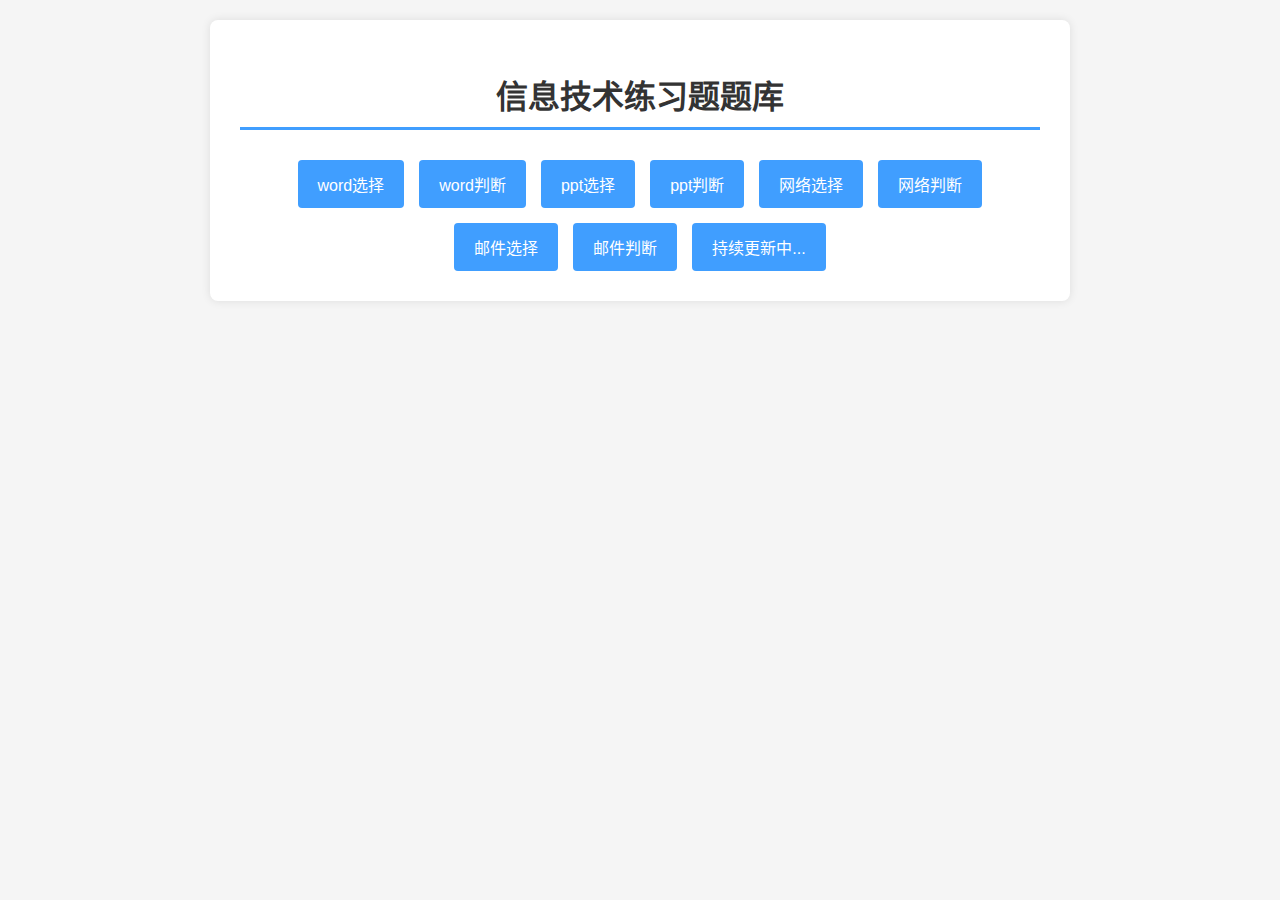
<file: index.html>
<!DOCTYPE html>
<html lang="zh-CN">
<head>
    <meta charset="UTF-8">
    <meta name="viewport" content="width=device-width, initial-scale=1.0">
    <title>信息技术练习题题库</title>
    <style>
        body {
            font-family: "微软雅黑", sans-serif;
            background-color: #f5f5f5;
            margin: 0;
            padding: 20px;
        }
        .container {
            max-width: 800px;
            margin: 0 auto;
            background-color: #fff;
            padding: 30px;
            border-radius: 8px;
            box-shadow: 0 0 10px rgba(0,0,0,0.1);
        }
        h1 {
            text-align: center;
            color: #333;
            margin-bottom: 10px;
        }
        .line {
            height: 3px;
            background-color: #409EFF;
            margin-bottom: 30px;
        }
        .button-group {
            display: flex;
            flex-wrap: wrap;
            gap: 15px;
            justify-content: center;
        }
        .btn {
            padding: 12px 20px;
            background-color: #409EFF;
            color: #fff;
            border: none;
            border-radius: 4px;
            cursor: pointer;
            font-size: 16px;
            text-decoration: none;
        }
        .btn:hover {
            background-color: #337ecc;
        }
    </style>
</head>
<body>
    <div class="container">
        <h1>信息技术练习题题库</h1>
        <div class="line"></div>
        <div class="button-group">
            <a href="word_choice.html" class="btn">word选择</a>
            <a href="word_judge.html" class="btn">word判断</a>
            <a href="ppt_choice.html" class="btn">ppt选择</a>
            <a href="ppt_judge.html" class="btn">ppt判断</a>
            <a href="internet_choice.html" class="btn">网络选择</a>
            <a href="internet_judge.html" class="btn">网络判断</a>
            <a href="email_choice.html" class="btn">邮件选择</a>
            <a href="email_judge.html" class="btn">邮件判断</a>
            <a href="#" class="btn">持续更新中...</a>
            <!-- <a href="your-link5.html" class="btn">家统协元</a>
            <a href="your-link6.html" class="btn">保控管理</a>
            
        </div>
    </div>
</body>
</html>
</file>
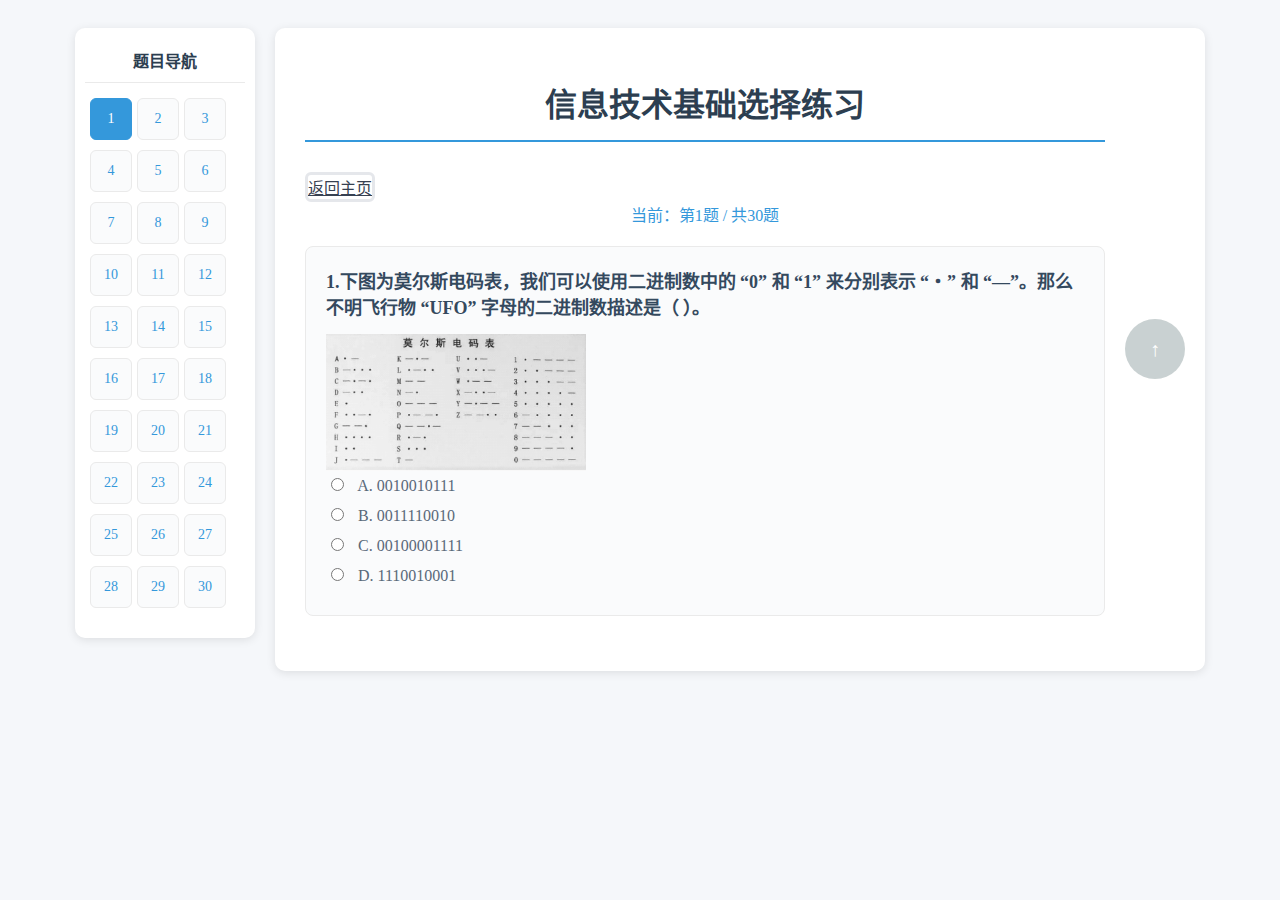
<file: base_choice.html>
<!DOCTYPE html>
<html lang="zh-CN">
<head>
    <meta charset="UTF-8">
    <meta name="viewport" content="width=device-width, initial-scale=1.0">
    <title>信息技术基础习题闯关系统</title>
    <link href="style.css" type="text/css" rel="stylesheet" />
</head>
<body>
    <!-- 新增：左侧题号导航栏 -->
    <div class="question-nav" id="questionNav">
        <div class="nav-title">题目导航</div>
        <div class="nav-list" id="navList">
            <!-- 题号将通过JS动态生成 -->
        </div>
    </div>
    <div class="container">
        <h1>信息技术基础选择练习</h1>
        <a style="display: inline-block;align-items: center;justify-content: center;width: 80;height: 80;border: 3px solid #e5e7eb; border-radius: 6px;background-color: #ffffff; color: #374151;" href="index.html">返回主页</a>
        <!-- 答题进度提示 -->
        <div class="question-progress" id="questionProgress">当前：第1题 / 共25题</div>
        
        <!-- 题目列表：带图题目预留图片标签 -->
        <div class="question-list" id="questionList">
            <!-- 题目1 -->
            <div class="question-card" data-question-id="1">
                <div class="question-title">1.下图为莫尔斯电码表，我们可以使用二进制数中的 “0” 和 “1” 来分别表示 “・” 和 “—”。那么不明飞行物 “UFO” 字母的二进制数描述是（ ）。</div>
               <img src="images/base_choice_1.png" class="" style="width: 260px;"/>
                <div class="option-item">
                    <input type="radio" name="q1" value="A" id="q1a">
                    <label for="q1a">A. 0010010111</label>
                </div>
                <div class="option-item">
                    <input type="radio" name="q1" value="B" id="q1b">
                    <label for="q1b">B. 0011110010</label>
                </div>
                <div class="option-item">
                    <input type="radio" name="q1" value="C" id="q1c">
                    <label for="q1c">C. 00100001111</label>
                </div>
                <div class="option-item">
                    <input type="radio" name="q1" value="D" id="q1d">
                    <label for="q1d">D. 1110010001</label>
                </div>
                <div class="answer-info" style="display: none;" data-correct-answer="A"> 
                    解析：按照题目规则：0 表示・，1 表示—。<br>
                    对照莫尔斯电码表：<br>
                    U：・・— → 001<br>
                    F：・—・・ → 0100<br>
                    O：——— → 111<br>
                    连起来：001 0100 111 → 0010010111，对应选项 A。
                </div>
                <div class="analysis-area" id="analysis1">
                    <div class="analysis-title">答案解读</div>
                    <div class="analysis-content" id="analysisContent1"></div>
                </div>
            </div>
            <!-- 题目2 -->
            <div class="question-card" data-question-id="2">
                <div class="question-title">2.如图所示，下列关于某电脑的系统属性描述错误的是（ ）。</div>
                <img src="images/base_choice_2.png" style="width: 260px;" />
                <div class="option-item">
                    <input type="radio" name="q2" value="A" id="q2a">
                    <label for="q2a">A. 该电脑的CPU主频是3.00GHz </label>
                </div>
                <div class="option-item">
                    <input type="radio" name="q2" value="B" id="q2b">
                    <label for="q2b">B. 该电脑的硬盘转速是8500</label>
                </div>
                <div class="option-item">
                    <input type="radio" name="q2" value="C" id="q2c">
                    <label for="q2c">C. 该电脑的系统类型是64位</label>
                </div>
                <div class="option-item">
                    <input type="radio" name="q2" value="D" id="q2d">
                    <label for="q2d">D. 该电脑的内存是2GB</label>
                </div>
                <div class="answer-info" style="display: none;" data-correct-answer="B"> 
                    解析：
                    1. A 正确：处理器一栏中 3.00GHz 是 CPU 的主频。
                    2. B 错误：i5-8500 是 Intel CPU 型号，和硬盘转速无关。
                    3. C 正确：系统类型明确显示为 64 位操作系统。
                    4. D 正确：安装内存（RAM）为 2.00GB。
                </div>
                <div class="analysis-area" id="analysis2">
                    <div class="analysis-title">答案解读</div>
                    <div class="analysis-content" id="analysisContent2"></div>
                </div>
            </div>
            <!-- 题目3 -->
            <div class="question-card" data-question-id="3">
                <div class="question-title">3.杀毒软件对于计算机安全至关重要，下列关于杀毒软件的说法，正确的是（ ）。</div>
                <div class="option-item">
                    <input type="radio" name="q3" value="A" id="q3a">
                    <label for="q3a">A. 杀毒软件查杀过一次病毒后就会对病毒免疫，无需再升级</label>
                </div>
                <div class="option-item">
                    <input type="radio" name="q3" value="B" id="q3b">
                    <label for="q3b">B. 杀毒软件要经常升级并更新病毒库</label>
                </div>
                <div class="option-item">
                    <input type="radio" name="q3" value="C" id="q3c">
                    <label for="q3c">C. 杀毒软件查杀病毒的过程就是将计算机重装的过程</label>
                </div>
                <div class="option-item">
                    <input type="radio" name="q3" value="D" id="q3d">
                    <label for="q3d">D. 只要被杀毒软件查杀出来的文件都是病毒</label>
                </div>
                <div class="answer-info" style="display: none;" data-correct-answer="B"> 
                    解析：
                    A 错误：新病毒不断出现，只查一次不能永久免疫，必须定期升级。
                    B 正确：杀毒软件需要经常更新病毒库，才能识别最新病毒，保障安全。
                    C 错误：查杀病毒是清理恶意程序，不会重装系统，二者完全不同。
                    D 错误：查杀出来的可能是可疑文件、风险程序，不一定都是病毒。
                </div>
                <div class="analysis-area" id="analysis3">
                    <div class="analysis-title">答案解读</div>
                    <div class="analysis-content" id="analysisContent3"></div>
                </div>
            </div>
            <!-- 题目4 -->
            <div class="question-card" data-question-id="4">
                <div class="question-title">4.下列目录中，不可以同时存放两个相同类型且文件名相同的文件是（ ）。</div>
                <div class="option-item">
                    <input type="radio" name="q4" value="A" id="q4a">
                    <label for="q4a">A. 同一磁盘，同一目录</label>
                </div>
                <div class="option-item">
                    <input type="radio" name="q4" value="B" id="q4b">
                    <label for="q4b">B. 同一磁盘，不同目录</label>
                </div>
                <div class="option-item">
                    <input type="radio" name="q4" value="C" id="q4c">
                    <label for="q4c">C. 不同磁盘，同名目录</label>
                </div>
                <div class="option-item">
                    <input type="radio" name="q4" value="D" id="q4d">
                    <label for="q4d">D. 不同磁盘，不同目录</label>
                </div>
                <div class="answer-info" style="display: none;" data-correct-answer="A"> 
                    解析：
                    A 正确：在**同一个文件夹（同一目录）**里，不允许存在文件名完全相同的两个文件。
                    B、C、D 错误：只要不在同一个目录下，即使文件名相同，系统也可以正常区分和保存。
                </div>
                <div class="analysis-area" id="analysis4">
                    <div class="analysis-title">答案解读</div>
                    <div class="analysis-content" id="analysisContent4"></div>
                </div>
            </div>
            <!-- 题目5 -->
            <div class="question-card" data-question-id="5">
                <div class="question-title">5.某计算机的部分配置信息如下图所示，从中不能获取的信息是（ ）。</div>
                <img src="images/base_choice_5.png" style="width: 260px;" />
                <div class="option-item">
                    <input type="radio" name="q5" value="A" id="q5a">
                    <label for="q5a">A. 硬盘的容量</label>
                </div>
                <div class="option-item">
                    <input type="radio" name="q5" value="B" id="q5b">
                    <label for="q5b">B. CPU 的型号</label>
                </div>
                <div class="option-item">
                    <input type="radio" name="q5" value="C" id="q5c">
                    <label for="q5c">C. CPU 的主频</label>
                </div>
                <div class="option-item">
                    <input type="radio" name="q5" value="D" id="q5d">
                    <label for="q5d">D. 内存的容量</label>
                </div>
                <div class="answer-info" style="display: none;" data-correct-answer="A"> 
                    解析：
                    A 选项：图中没有任何关于硬盘容量的信息，因此无法获取。
                    B 选项：从 “处理器” 一栏可以获取 CPU 型号为 Intel(R) Core(TM) i5-8500。
                    C 选项：从 “处理器” 一栏可以获取 CPU 主频为 3.00GHz。
                    D 选项：从 “安装内存 (RAM)” 一栏可以获取内存容量为 2.00 GB。
                </div>
                <div class="analysis-area" id="analysis5">
                    <div class="analysis-title">答案解读</div>
                    <div class="analysis-content" id="analysisContent5"></div>
                </div>
            </div>
            <!-- 题目6 -->
            <div class="question-card" data-question-id="6">
                <div class="question-title">6.下列关于计算机解决问题的说法，正确的是（ ）。</div>
                <div class="option-item">
                    <input type="radio" name="q6" value="A" id="q6a">
                    <label for="q6a">A. 计算机解决问题和人类解决问题的过程是完全相同的</label>
                </div>
                <div class="option-item">
                    <input type="radio" name="q6" value="B" id="q6b">
                    <label for="q6b">B. 计算机和人类一样也会创造性地解决问题</label>
                </div>
                <div class="option-item">
                    <input type="radio" name="q6" value="C" id="q6c">
                    <label for="q6c">C. 计算机解决问题必须针对一定对象，按一定步骤去做</label>
                </div>
                <div class="option-item">
                    <input type="radio" name="q6" value="D" id="q6d">
                    <label for="q6d">D. 计算机的思维有跳跃性、抽象性、模糊性</label>
                </div>
                <div class="answer-info" style="display: none;" data-correct-answer="C"> 
                    解析：
                    A 错误：计算机按程序执行，与人的思维过程不同。
                    B 错误：计算机没有自主创造能力，只能按指令执行。
                    C 正确：计算机必须按照设定的步骤、算法来解决问题。
                    D 错误：计算机只有精确、逻辑化的执行方式，没有模糊、跳跃思维。
                </div>
                <div class="analysis-area" id="analysis6">
                    <div class="analysis-title">答案解读</div>
                    <div class="analysis-content" id="analysisContent6"></div>
                </div>
            </div>
            <!-- 题目7 -->
            <div class="question-card" data-question-id="7">
                <div class="question-title">7.下列事例中，主要体现信息 “真伪性” 特征的是（ ）。</div>
                <div class="option-item">
                    <input type="radio" name="q7" value="A" id="q7a">
                    <label for="q7a">A. 结绳记事</label>
                </div>
                <div class="option-item">
                    <input type="radio" name="q7" value="B" id="q7b">
                    <label for="q7b">B. 空城计</label>
                </div>
                <div class="option-item">
                    <input type="radio" name="q7" value="C" id="q7c">
                    <label for="q7c">C. 飞鸽传书</label>
                </div>
                <div class="option-item">
                    <input type="radio" name="q7" value="D" id="q7d">
                    <label for="q7d">D. 烽火告急</label>
                </div>
                <div class="answer-info" style="display: none;" data-correct-answer="B"> 
                    解析：
                    A 错误：结绳记事体现信息的**载体依附性**。
                    B 正确：空城计是故意传递虚假信息，体现信息的**真伪性**。
                    C 错误：飞鸽传书体现信息的**传递性**。
                    D 错误：烽火告急体现信息的**传递性**。
                </div>
                <div class="analysis-area" id="analysis7">
                    <div class="analysis-title">答案解读</div>
                    <div class="analysis-content" id="analysisContent7"></div>
                </div>
            </div>
            <!-- 题目8 -->
            <div class="question-card" data-question-id="8">
                <div class="question-title">8.通过下表可以推测 12 的二进制数为（ ）。</div>
                <img src="images/base_choice_8.png" style="width: 260px;" />
                <div class="option-item">
                    <input type="radio" name="q8" value="A" id="q8a">
                    <label for="q8a">A. 0100</label>
                </div>
                <div class="option-item">
                    <input type="radio" name="q8" value="B" id="q8b">
                    <label for="q8b">B. 1001</label>
                </div>
                <div class="option-item">
                    <input type="radio" name="q8" value="C" id="q8c">
                    <label for="q8c">C. 1000</label>
                </div>
                <div class="option-item">
                    <input type="radio" name="q8" value="D" id="q8d">
                    <label for="q8d">D. 1100</label>
                </div>
                <div class="answer-info" style="display: none;" data-correct-answer="D"> 
                解析：十进制数 12 转换成二进制是 1100，因此选 D。
                </div>
                <div class="analysis-area" id="analysis8">
                    <div class="analysis-title">答案解读</div>
                    <div class="analysis-content" id="analysisContent8"></div>
                </div>
            </div>
            <!-- 题目9 -->
            <div class="question-card" data-question-id="9">
                <div class="question-title">9.以下不属于计算机外存储设备的是（ ）。</div>
                <div class="option-item">
                    <input type="radio" name="q9" value="A" id="q9a">
                    <label for="q9a">A. <img src="images/base_choice_9_A.png"/></label>
                </div>
                <div class="option-item">
                    <input type="radio" name="q9" value="B" id="q9b">
                    <label for="q9b">B. <img src="images/base_choice_9_B.png"/></label>
                </div>
                <div class="option-item">
                    <input type="radio" name="q9" value="C" id="q9c">
                    <label for="q9c">C. <img src="images/base_choice_9_C.png"/></label>
                </div>
                <div class="option-item">
                    <input type="radio" name="q9" value="D" id="q9d">
                    <label for="q9d">D. <img src="images/base_choice_9_D.png" style="width: 200px;"/></label>
                </div>
                <div class="answer-info" style="display: none;" data-correct-answer="A"> 
                    解析：
                    A 答案内存条属于**内存储器**，硬盘、U盘、光盘都属于外存储设备。
                </div>
                <div class="analysis-area" id="analysis9">
                    <div class="analysis-title">答案解读</div>
                    <div class="analysis-content" id="analysisContent9"></div>
                </div>
            </div>
            <!-- 题目10 -->
            <div class="question-card" data-question-id="10">
                <div class="question-title">10.在计算机中，可以使用 16 个二进制位来表示（ ）。</div>
                <div class="option-item">
                    <input type="radio" name="q10" value="A" id="q10a">
                    <label for="q10a">A. 一个汉字</label>
                </div>
                <div class="option-item">
                    <input type="radio" name="q10" value="B" id="q10b">
                    <label for="q10b">B. 一个字节</label>
                </div>
                <div class="option-item">
                    <input type="radio" name="q10" value="C" id="q10c">
                    <label for="q10c">C. 一个数字</label>
                </div>
                <div class="option-item">
                    <input type="radio" name="q10" value="D" id="q10d">
                    <label for="q10d">D. 一个字母</label>
                </div>
                <div class="answer-info" style="display: none;" data-correct-answer="A"> 
                    解析：
                    A 正确：一个汉字通常用 16 个二进制位（2 字节）表示。
                    B 错误：1 个字节 = 8 个二进制位。
                    C、D 错误：一个数字或字母一般只占 1 字节（8 位）。
                </div>
                <div class="analysis-area" id="analysis10">
                    <div class="analysis-title">答案解读</div>
                    <div class="analysis-content" id="analysisContent10"></div>
                </div>
            </div>
            <!-- 题目11 -->
            <div class="question-card" data-question-id="11">
                <div class="question-title">11.2021 年 7 月 1 日上午 8 时，庆祝中国共产党成立 100 周年大会在北京天安门广场隆重举行。全国人民都能够通过电视、广播及网络直播等形式及时了解大会的实时动态，这主要体现的信息特征是（ ）。</div>
                <div class="option-item">
                    <input type="radio" name="q11" value="A" id="q11a">
                    <label for="q11a">A. 共享性</label>
                </div>
                <div class="option-item">
                    <input type="radio" name="q11" value="B" id="q11b">
                    <label for="q11b">B. 价值相对性</label>
                </div>
                <div class="option-item">
                    <input type="radio" name="q11" value="C" id="q11c">
                    <label for="q11c">C. 载体依附性</label>
                </div>
                <div class="option-item">
                    <input type="radio" name="q11" value="D" id="q11d">
                    <label for="q11d">D. 真伪性</label>
                </div>
                <div class="answer-info" style="display: none;" data-correct-answer="A"> 
                    解析：
                    A 正确：全国人民通过多种方式同时获取大会信息，体现信息可以被多人共同使用，即**共享性**。
                    B 错误：价值相对性指信息对不同人价值不同，本题未体现。
                    C 错误：载体依附性指信息要依附于媒体存在，不是本题主要体现的特征。
                    D 错误：真伪性指信息有真有假，本题未体现。
                </div>
                <div class="analysis-area" id="analysis11">
                    <div class="analysis-title">答案解读</div>
                    <div class="analysis-content" id="analysisContent11"></div>
                </div>
            </div>
            <!-- 题目12 -->
            <div class="question-card" data-question-id="12">
                <div class="question-title">12.如图所示，小云电脑桌面上充满了杂乱无章的各种资料，为方便查找，小云对这些资料进行了归类整理。以下说法正确的是（ ）。</div>
                <img src="images/base_choice_12.png" style="width: 240px;" />
                <div class="option-item">
                    <input type="radio" name="q12" value="A" id="q12a">
                    <label for="q12a">A. 新建图片、演示文稿、音频、视频、动画文件夹，将文件分别移动到相应的文件夹中</label>
                </div>
                <div class="option-item">
                    <input type="radio" name="q12" value="B" id="q12b">
                    <label for="q12b">B. 在桌面上新建临时文件夹，将文件移动到文件夹中</label>
                </div>
                <div class="option-item">
                    <input type="radio" name="q12" value="C" id="q12c">
                    <label for="q12c">C. 以各个文件的文件名创建文件夹，将文件移动到相应的文件夹中</label>
                </div>
                <div class="option-item">
                    <input type="radio" name="q12" value="D" id="q12d">
                    <label for="q12d">D. 将这些文件移动到 C 盘新建的 “小云” 文件夹中</label>
                </div>
                <div class="answer-info" style="display: none;" data-correct-answer="A"> 
                    解析：
                    A 正确：按照文件类型（图片、音频、视频、文档等）分类整理，是最科学、方便查找的方法。
                    B 错误：只建一个临时文件夹，没有分类，依然不方便查找。
                    C 错误：按每个文件名建文件夹，工作量大且没有归类意义。
                    D 错误：只移动不分类，文件依然混乱，达不到整理效果。
                </div>
                <div class="analysis-area" id="analysis12">
                    <div class="analysis-title">答案解读</div>
                    <div class="analysis-content" id="analysisContent12"></div>
                </div>
            </div>
            <!-- 题目13 -->
            <div class="question-card" data-question-id="13">
                <div class="question-title">13.在新能源汽车上，对汽车中控屏说出目的地，导航系统自动查找目的地并规划出合适的导航路线，这其中主要应用了人工智能中的（ ）。</div>
                <div class="option-item">
                    <input type="radio" name="q13" value="A" id="q13a">
                    <label for="q13a">A. 人脸识别技术</label>
                </div>
                <div class="option-item">
                    <input type="radio" name="q13" value="B" id="q13b">
                    <label for="q13b">B. 指纹识别技术</label>
                </div>
                <div class="option-item">
                    <input type="radio" name="q13" value="C" id="q13c">
                    <label for="q13c">C. 语音识别技术</label>
                </div>
                <div class="option-item">
                    <input type="radio" name="q13" value="D" id="q13d">
                    <label for="q13d">D. 图像识别技术</label>
                </div>
                <div class="answer-info" style="display: none;" data-correct-answer="C"> 
                    解析：
                    A 错误：人脸识别是通过面部特征识别身份。
                    B 错误：指纹识别是通过指纹特征验证身份。
                    C 正确：通过说话让系统识别内容，属于**语音识别技术**。
                    D 错误：图像识别是对图片、画面中的内容进行识别。
                </div>
                <div class="analysis-area" id="analysis13">
                    <div class="analysis-title">答案解读</div>
                    <div class="analysis-content" id="analysisContent13"></div>
                </div>
            </div>
            <!-- 题目14 -->
            <div class="question-card" data-question-id="14">
                <div class="question-title">14.假期返校准备期间，班主任老师在钉钉群中发布了学生健康监测表，让家长们每天填写学生的健康状况，老师收集学生健康状况的过程属于（ ）。</div>
                <div class="option-item">
                    <input type="radio" name="q14" value="A" id="q14a">
                    <label for="q14a">A. 信息采集</label>
                </div>
                <div class="option-item">
                    <input type="radio" name="q14" value="B" id="q14b">
                    <label for="q14b">B. 信息存储</label>
                </div>
                <div class="option-item">
                    <input type="radio" name="q14" value="C" id="q14c">
                    <label for="q14c">C. 信息处理</label>
                </div>
                <div class="option-item">
                    <input type="radio" name="q14" value="D" id="q14d">
                    <label for="q14d">D. 信息加工</label>
                </div>
                <div class="answer-info" style="display: none;" data-correct-answer="A"> 
                    解析：
                    A 正确：收集、获取信息的过程叫做**信息采集**。
                    B 错误：信息存储是把信息保存起来。
                    C、D 错误：信息处理、信息加工是对收集到的信息进行整理、分析等。
                </div>
                <div class="analysis-area" id="analysis14">
                    <div class="analysis-title">答案解读</div>
                    <div class="analysis-content" id="analysisContent14"></div>
                </div>
            </div>
            <!-- 题目15 -->
            <div class="question-card" data-question-id="15">
                <div class="question-title">15.下列使用信息技术的行为中，合理合法的是（ ）。</div>
                <div class="option-item">
                    <input type="radio" name="q15" value="A" id="q15a">
                    <label for="q15a">A. 入侵他人的电脑但是不窃取里面的内容</label>
                </div>
                <div class="option-item">
                    <input type="radio" name="q15" value="B" id="q15b">
                    <label for="q15b">B. 将含有病毒的电子邮件转发给同班同学</label>
                </div>
                <div class="option-item">
                    <input type="radio" name="q15" value="C" id="q15c">
                    <label for="q15c">C. 编写计算机病毒并上传到互联网</label>
                </div>
                <div class="option-item">
                    <input type="radio" name="q15" value="D" id="q15d">
                    <label for="q15d">D. 将计算机密码设置成复杂的密码</label>
                </div>
                <div class="answer-info" style="display: none;" data-correct-answer="D"> 
                    解析：
                    A 错误：入侵他人电脑属于违法行为。
                    B 错误：传播病毒会危害他人计算机安全，是不道德且违规的行为。
                    C 错误：制作、传播计算机病毒是违法违规行为。
                    D 正确：设置复杂密码可以保护账户安全，是合理合法的行为。
                </div>
                <div class="analysis-area" id="analysis15">
                    <div class="analysis-title">答案解读</div>
                    <div class="analysis-content" id="analysisContent15"></div>
                </div>
            </div>
            <!-- 题目16 -->
            <div class="question-card" data-question-id="16">
                <div class="question-title">16.下图中，图像文件的数量是（ ）。</div>
                <img src="images/base_choice_16.png" style="width: 260px;" />
                <div class="option-item">
                    <input type="radio" name="q16" value="A" id="q16a">
                    <label for="q16a">A. 4 个</label>
                </div>
                <div class="option-item">
                    <input type="radio" name="q16" value="B" id="q16b">
                    <label for="q16b">B. 3 个</label>
                </div>
                <div class="option-item">
                    <input type="radio" name="q16" value="C" id="q16c">
                    <label for="q16c">C. 2 个</label>
                </div>
                <div class="option-item">
                    <input type="radio" name="q16" value="D" id="q16d">
                    <label for="q16d">D. 1 个</label>
                </div>
                <div class="answer-info" style="display: none;" data-correct-answer="A"> 
                    解析：常见的图像文件格式有 .jpg、.bmp、.png、.gif 等。<br>
                    图像文件：湖.jpg、清明.jpg、夏至.jpg、游泳.bmp，共 4 个。
                </div>
                <div class="analysis-area" id="analysis16">
                    <div class="analysis-title">答案解读</div>
                    <div class="analysis-content" id="analysisContent16"></div>
                </div>
            </div>
            <!-- 题目17 -->
            <div class="question-card" data-question-id="17">
                <div class="question-title">17.2021 年 6 月 17 日 9 时 22 分，搭载神舟十二号载人飞船的长征二号 F 遥十二运载火箭，在酒泉卫星发射中心准时点火发射。在神舟十二号载人飞船与天和核心舱成功实现自主快速交会对接后，航天员乘组从返回舱进入轨道舱。北京时间 2021 年 6 月 17 日 18 时 48 分，航天员聂海胜、刘伯明、汤洪波先后进入天和核心舱，标志着中国人首次进入自己的空间站。中国空间站是（ ）的产物。</div>
                <div class="option-item">
                    <input type="radio" name="q17" value="A" id="q17a">
                    <label for="q17a">A. 第一次信息技术革命</label>
                </div>
                <div class="option-item">
                    <input type="radio" name="q17" value="B" id="q17b">
                    <label for="q17b">B. 第三次信息技术革命</label>
                </div>
                <div class="option-item">
                    <input type="radio" name="q17" value="C" id="q17c">
                    <label for="q17c">C. 第四次信息技术革命</label>
                </div>
                <div class="option-item">
                    <input type="radio" name="q17" value="D" id="q17d">
                    <label for="q17d">D. 第五次信息技术革命</label>
                </div>
                <div class="answer-info" style="display: none;" data-correct-answer="D"> 
                    解析：
                    <img src="images/base_choice_17.png" style="width: 260px;"/>
                    第五次信息技术革命是以计算机与网络的普及应用为标志，航天工程、空间站等高科技都属于第五次信息技术革命的产物。
                </div>
                <div class="analysis-area" id="analysis17">
                    <div class="analysis-title">答案解读</div>
                    <div class="analysis-content" id="analysisContent17"></div>
                </div>
            </div>
            <!-- 题目18 -->
            <div class="question-card" data-question-id="18">
                <div class="question-title">18.陈雨同学购买了一台笔记本，为了保护笔记本不受病毒的侵害，以下做法最合理的是（ ）。</div>
                <div class="option-item">
                    <input type="radio" name="q18" value="A" id="q18a">
                    <label for="q18a">A. 将软件市场中的免费杀毒软件都安装一遍</label>
                </div>
                <div class="option-item">
                    <input type="radio" name="q18" value="B" id="q18b">
                    <label for="q18b">B. 安装杀毒软件并及时更新病毒库</label>
                </div>
                <div class="option-item">
                    <input type="radio" name="q18" value="C" id="q18c">
                    <label for="q18c">C. 只有在接收文件和使用 U 盘时才需要开启杀毒软件</label>
                </div>
                <div class="option-item">
                    <input type="radio" name="q18" value="D" id="q18d">
                    <label for="q18d">D. 只在笔记本电脑连接互联网时才需要开启杀毒软件</label>
                </div>
                <div class="answer-info" style="display: none;" data-correct-answer="B"> 
                    解析：
                    A 错误：安装多个杀毒软件会互相冲突，影响电脑运行。
                    B 正确：安装正规杀毒软件并及时更新病毒库，是最有效、合理的防护方法。
                    C 错误：杀毒软件需要长期开启，才能实时防护。
                    D 错误：不联网时 U 盘、移动硬盘也可能带病毒，需要一直防护。
                </div>
                <div class="analysis-area" id="analysis18">
                    <div class="analysis-title">答案解读</div>
                    <div class="analysis-content" id="analysisContent18"></div>
                </div>
            </div>
            <!-- 题目19 -->
            <div class="question-card" data-question-id="19">
                <div class="question-title">19.在进行计算机的 IP 设置时，下列 IP 地址能够正常配置的是（ ）。</div>
                <div class="option-item">
                    <input type="radio" name="q19" value="A" id="q19a">
                    <label for="q19a">A. 172.3.50.257</label>
                </div>
                <div class="option-item">
                    <input type="radio" name="q19" value="B" id="q19b">
                    <label for="q19b">B. 192.168.10.55</label>
                </div>
                <div class="option-item">
                    <input type="radio" name="q19" value="C" id="q19c">
                    <label for="q19c">C. 172:168:0:156</label>
                </div>
                <div class="option-item">
                    <input type="radio" name="q19" value="D" id="q19d">
                    <label for="q19d">D. 127,1,1,0</label>
                </div>
                <div class="answer-info" style="display: none;" data-correct-answer="B"> 
                    解析：
                    A 错误：IP 地址每段范围是 0～255，257 超出范围。<br>
                    B 正确：格式正确，每段数值合法。<br>
                    C 错误：分隔符必须是点（.），不能用冒号。<br>
                    D 错误：分隔符必须是点（.），不能用逗号。
                </div>
                <div class="analysis-area" id="analysis19">
                    <div class="analysis-title">答案解读</div>
                    <div class="analysis-content" id="analysisContent19"></div>
                </div>
            </div>
            <!-- 题目20 -->
            <div class="question-card" data-question-id="20">
                <div class="question-title">20.某电视台法治栏目中播放的电信诈骗套路视频主要体现的信息特征是（ ）。</div>
                <div class="option-item">
                    <input type="radio" name="q20" value="A" id="q20a">
                    <label for="q20a">A. 时效性</label>
                </div>
                <div class="option-item">
                    <input type="radio" name="q20" value="B" id="q20b">
                    <label for="q20b">B. 共享性</label>
                </div>
                <div class="option-item">
                    <input type="radio" name="q20" value="C" id="q20c">
                    <label for="q20c">C. 传递性</label>
                </div>
                <div class="option-item">
                    <input type="radio" name="q20" value="D" id="q20d">
                    <label for="q20d">D. 真伪性</label>
                </div>
                <div class="answer-info" style="display: none;" data-correct-answer="D"> 
                    解析：
                    电信诈骗是利用虚假信息骗人，法治视频揭露真假信息，主要体现信息的**真伪性**。
                </div>
                <div class="analysis-area" id="analysis20">
                    <div class="analysis-title">答案解读</div>
                    <div class="analysis-content" id="analysisContent20"></div>
                </div>
            </div>
            <!-- 题目21 -->
            <div class="question-card" data-question-id="21">
                <div class="question-title">21.关于文件与文件夹的操作，下列说法正确的是（ ）。</div>
                <div class="option-item">
                    <input type="radio" name="q21" value="A" id="q21a">
                    <label for="q21a">A. 若要使文件的内容不可更改，可以勾选文件的隐藏属性</label>
                </div>
                <div class="option-item">
                    <input type="radio" name="q21" value="B" id="q21b">
                    <label for="q21b">B. 删除文件夹只会删除文件夹中的子文件夹，文件不会被删除</label>
                </div>
                <div class="option-item">
                    <input type="radio" name="q21" value="C" id="q21c">
                    <label for="q21c">C. 活动窗口只有一个，所以一次只能打开一个文件夹</label>
                </div>
                <div class="option-item">
                    <input type="radio" name="q21" value="D" id="q21d">
                    <label for="q21d">D. 在文件夹窗口中，按住 ctrl 键可以选择不连续的文件</label>
                </div>
                <div class="answer-info" style="display: none;" data-correct-answer="D"> 
                    解析：
                    A 错误：隐藏属性只是看不见，不能防止内容被修改。
                    B 错误：删除文件夹会把里面所有文件和子文件夹一起删除。
                    C 错误：可以同时打开多个文件夹，只是活动窗口只有一个。
                    D 正确：按住 Ctrl 键可以用鼠标点选多个不连续的文件。
                </div>
                <div class="analysis-area" id="analysis21">
                    <div class="analysis-title">答案解读</div>
                    <div class="analysis-content" id="analysisContent21"></div>
                </div>
            </div>
            <!-- 题目22 -->
            <div class="question-card" data-question-id="22">
                <div class="question-title">22.洋洋想制作一个介绍中国传统习俗的演示文稿，他在网上收集了如下素材，这些素材中包含了（ ）。</div>
                <div class="option-item">
                    <input type="radio" name="q22" value="A" id="q22a">
                    <label for="q22a">A. 2 个图片文件，2 个视频文件</label>
                </div>
                <div class="option-item">
                    <input type="radio" name="q22" value="B" id="q22b">
                    <label for="q22b">B. 3 个视频文件，2 个音频文件</label>
                </div>
                <div class="option-item">
                    <input type="radio" name="q22" value="C" id="q22c">
                    <label for="q22c">C. 2 个图片文件，3 个音频文件</label>
                </div>
                <div class="option-item">
                    <input type="radio" name="q22" value="D" id="q22d">
                    <label for="q22d">D. 2 个文档文件，1 个图片文件</label>
                </div>
                <div class="answer-info" style="display: none;" data-correct-answer="C"> 
                    解析：
                    图片文件：划龙舟.jpg、中秋节.bmp → 共 2 个<br>
                    视频文件：乞巧节.mp4 → 共 1 个<br>
                    音频文件：故事.wma、简介.wav、新年好.mp3 → 共 3 个<br>
                    因此正确答案是 C：2 个图片文件，3 个音频文件。
                </div>
                <div class="analysis-area" id="analysis22">
                    <div class="analysis-title">答案解读</div>
                    <div class="analysis-content" id="analysisContent22"></div>
                </div>
            </div>
            <!-- 题目23 -->
            <div class="question-card" data-question-id="23">
                <div class="question-title">23.如图所示，红色横线标识的字符属于计算机的（ ）。</div>
                <img src="images/base_choice_23.png" style="width: 260px;"/>
                <div class="option-item">
                    <input type="radio" name="q23" value="A" id="q23a">
                    <label for="q23a">A. MAC 地址</label>
                </div>
                <div class="option-item">
                    <input type="radio" name="q23" value="B" id="q23b">
                    <label for="q23b">B. IP 地址</label>
                </div>
                <div class="option-item">
                    <input type="radio" name="q23" value="C" id="q23c">
                    <label for="q23c">C. 子网掩码</label>
                </div>
                <div class="option-item">
                    <input type="radio" name="q23" value="D" id="q23d">
                    <label for="q23d">D. 域名</label>
                </div>
                <div class="answer-info" style="display: none;" data-correct-answer="A"> 
                    解析：
                    A 选项：图中红色横线标识的 “00-50-56-C0-00-01”，是由 12 个十六进制字符组成，并用短横线分隔的地址，这是 ** 物理地址（MAC 地址）** 的典型格式。
                    B 选项：IP 地址（如 192.168.163.1）是由 4 个十进制数组成，并用点号分隔。
                    C 选项：子网掩码（如 255.255.255.0）同样是点分十进制格式。
                    D 选项：域名是由字母、数字和点号组成的字符串（如www.example.com）。                 
                </div>
                <div class="analysis-area" id="analysis23">
                    <div class="analysis-title">答案解读</div>
                    <div class="analysis-content" id="analysisContent23"></div>
                </div>
            </div>
            <!-- 题目24 -->
            <div class="question-card" data-question-id="24">
                <div class="question-title">24.下图是某笔记本的参数截图，从中可以看出该笔记本的操作系统为（ ）。</div>
                <img src="images/base_choice_24.png" style="width: 260px;"/>
                <div class="option-item">
                    <input type="radio" name="q24" value="A" id="q24a">
                    <label for="q24a">A. Windows 11</label>
                </div>
                <div class="option-item">
                    <input type="radio" name="q24" value="B" id="q24b">
                    <label for="q24b">B. 2TB SSD</label>
                </div>
                <div class="option-item">
                    <input type="radio" name="q24" value="C" id="q24c">
                    <label for="q24c">C. 1TB SSD</label>
                </div>
                <div class="option-item">
                    <input type="radio" name="q24" value="D" id="q24d">
                    <label for="q24d">D. 802.11ax</label>
                </div>
                <div class="answer-info" style="display: none;" data-correct-answer="A"> 
                    解析：
                    Windows 11 是操作系统；2TB SSD、1TB SSD 是硬盘；802.11ax 是无线网络标准。
                </div>
                <div class="analysis-area" id="analysis24">
                    <div class="analysis-title">答案解读</div>
                    <div class="analysis-content" id="analysisContent24"></div>
                </div>
            </div>
            <!-- 题目25 -->
            <div class="question-card" data-question-id="25">
                <div class="question-title">25.目前，大部分智能电视都支持遥控器语音输入搜索并打开相应节目，其主要应用的技术是（ ）。</div>
                <div class="option-item">
                    <input type="radio" name="q25" value="A" id="q25a">
                    <label for="q25a">A. 语音识别技术</label>
                </div>
                <div class="option-item">
                    <input type="radio" name="q25" value="B" id="q25b">
                    <label for="q25b">B. 虚拟现实技术</label>
                </div>
                <div class="option-item">
                    <input type="radio" name="q25" value="C" id="q25c">
                    <label for="q25c">C. 传感技术</label>
                </div>
                <div class="option-item">
                    <input type="radio" name="q25" value="D" id="q25d">
                    <label for="q25d">D. 生物芯片技术</label>
                </div>
                <div class="answer-info" style="display: none;" data-correct-answer="A"> 
                    解析：
                    用语音控制、让设备听懂说话，主要应用的是**语音识别技术**。
                </div>
                <div class="analysis-area" id="analysis25">
                    <div class="analysis-title">答案解读</div>
                    <div class="analysis-content" id="analysisContent25"></div>
                </div>
            </div>
            <!-- 题目26 -->
            <div class="question-card" data-question-id="26">
                <div class="question-title">26.在如图所示的窗口中输入 “ping www.ebay.cn” 的命令，下列关于运行的结果说法正确的是（ ）。</div>
                <img src="images/base_choice_26.png" style="width: 260px;"/>
                <div class="option-item">
                    <input type="radio" name="q26" value="A" id="q26a">
                    <label for="q26a">A. 本机 IP 地址是 222.73.220.176</label>
                </div>
                <div class="option-item">
                    <input type="radio" name="q26" value="B" id="q26b">
                    <label for="q26b">B. 不需要接入互联网也能输出以上结果</label>
                </div>
                <div class="option-item">
                    <input type="radio" name="q26" value="C" id="q26c">
                    <label for="q26c">C. 域名 “www.ebay.cn” 对应的 IP 地址是 222.73.220.176</label>
                </div>
                <div class="option-item">
                    <input type="radio" name="q26" value="D" id="q26d">
                    <label for="q26d">D. ping 命令后面只能输入域名</label>
                </div>
                <div class="answer-info" style="display: none;" data-correct-answer="C"> 
                    解析：
                    A 错误：222.73.220.176 是目标域名的IP，不是本机IP。<br>
                    B 错误：ping 命令需要联网才能和目标服务器通信，无网络无法得到结果。<br>
                    C 正确：从 “正在 Ping www.ebay.cn [222.73.220.176]” 可确定该域名对应的IP是222.73.220.176。<br>
                    D 错误：ping 命令后可输入域名，也可直接输入IP地址。
                </div>
                <div class="analysis-area" id="analysis26">
                    <div class="analysis-title">答案解读</div>
                    <div class="analysis-content" id="analysisContent26"></div>
                </div>
            </div>  
            <!-- 题目27 -->
            <div class="question-card" data-question-id="27">
                <div class="question-title">27.下图所示的是自助照相复印一体机，它可以实现电子证件的拍摄和打印，也可以复印打印资料，这种设备属于（ ）。</div>
                <img src="images/base_choice_27.png" style="width: 260px;"/>
                <div class="option-item">
                    <input type="radio" name="q27" value="A" id="q27a">
                    <label for="q27a">A. 自动化设备</label>
                </div>
                <div class="option-item">
                    <input type="radio" name="q27" value="B" id="q27b">
                    <label for="q27b">B. 输出设备</label>
                </div>
                <div class="option-item">
                    <input type="radio" name="q27" value="C" id="q27c">
                    <label for="q27c">C. 输入设备</label>
                </div>
                <div class="option-item">
                    <input type="radio" name="q27" value="D" id="q27d">
                    <label for="q27d">D. 输出设备，也是输入设备</label>
                </div>
                <div class="answer-info" style="display: none;" data-correct-answer="D"> 
                    解析：
                    拍摄、扫描属于**输入**，打印属于**输出**，因此该设备既是输入设备也是输出设备。
                </div>
                <div class="analysis-area" id="analysis27">
                    <div class="analysis-title">答案解读</div>
                    <div class="analysis-content" id="analysisContent27"></div>
                </div>
            </div>
            <!-- 题目28 -->
            <div class="question-card" data-question-id="28">
                <div class="question-title">28.为了提高计算机安全性，下列做法恰当的是（ ）。</div>
                <div class="option-item">
                    <input type="radio" name="q28" value="A" id="q28a">
                    <label for="q28a">A. 每周给计算机重装系统</label>
                </div>
                <div class="option-item">
                    <input type="radio" name="q28" value="B" id="q28b">
                    <label for="q28b">B. 随意打开陌生人发来的邮件链接</label>
                </div>
                <div class="option-item">
                    <input type="radio" name="q28" value="C" id="q28c">
                    <label for="q28c">C. 及时更新系统补丁，修复系统漏洞</label>
                </div>
                <div class="option-item">
                    <input type="radio" name="q28" value="D" id="q28d">
                    <label for="q28d">D. 断开计算机的外网连接</label>
                </div>
                <div class="answer-info" style="display: none;" data-correct-answer="C"> 
                    解析：
                    A 错误：频繁重装系统会损坏硬盘、丢失数据，不是合理做法。
                    B 错误：陌生链接可能带病毒或钓鱼网站，不能随意打开。
                    C 正确：及时更新补丁、修复漏洞，能有效提高系统安全性。
                    D 错误：断开外网会影响正常使用，不是恰当的安全措施。
                </div>
                <div class="analysis-area" id="analysis28">
                    <div class="analysis-title">答案解读</div>
                    <div class="analysis-content" id="analysisContent28"></div>
                </div>
            </div>
            <!-- 题目29 -->
            <div class="question-card" data-question-id="29">
                <div class="question-title">29.下列使用计算机网络的行为中，不恰当的是（ ）。</div>
                <div class="option-item">
                    <input type="radio" name="q29" value="A" id="q29a">
                    <label for="q29a">A. 在公共计算机上登录个人账号时选择记住密码</label>
                </div>
                <div class="option-item">
                    <input type="radio" name="q29" value="B" id="q29b">
                    <label for="q29b">B. 不随意将自己的证件扫描件发送给别人</label>
                </div>
                <div class="option-item">
                    <input type="radio" name="q29" value="C" id="q29c">
                    <label for="q29c">C. 接收文件时先用杀毒软件对文件进行查杀再打开</label>
                </div>
                <div class="option-item">
                    <input type="radio" name="q29" value="D" id="q29d">
                    <label for="q29d">D. 从官方网站下载应用软件安装使用</label>
                </div>
                <div class="answer-info" style="display: none;" data-correct-answer="A"> 
                    解析：
                    A 不恰当：公共电脑上记住密码，极易造成账号被盗、隐私泄露。
                    B 恰当：保护个人重要信息，防止身份被冒用。
                    C 恰当：先查杀再打开，可有效防范病毒、木马。
                    D 恰当：从官网下载软件，能避免捆绑插件与恶意程序。
                </div>
                <div class="analysis-area" id="analysis29">
                    <div class="analysis-title">答案解读</div>
                    <div class="analysis-content" id="analysisContent29"></div>
                </div>
            </div>
            <!-- 题目30 -->
            <div class="question-card" data-question-id="30">
                <div class="question-title">30.2021 年 6 月 23 日，习近平总书记来到北京航天飞行控制中心，同航天员聂海胜、刘伯明、汤洪波天地通话。“天地通话” 主要是（ ）在科技领域中的应用。</div>
                <div class="option-item">
                    <input type="radio" name="q30" value="A" id="q30a">
                    <label for="q30a">A. 微电子技术</label>
                </div>
                <div class="option-item">
                    <input type="radio" name="q30" value="B" id="q30b">
                    <label for="q30b">B. 多媒体技术</label>
                </div>
                <div class="option-item">
                    <input type="radio" name="q30" value="C" id="q30c">
                    <label for="q30c">C. 通信技术</label>
                </div>
                <div class="option-item">
                    <input type="radio" name="q30" value="D" id="q30d">
                    <label for="q30d">D. 虚拟现实技术</label>
                </div>
                <div class="answer-info" style="display: none;" data-correct-answer="C"> 
                    解析：
                    A 错误：微电子技术是硬件基础，并非天地通话的核心应用。
                    B 错误：多媒体技术负责音视频处理，不是信息传输的核心。
                    C 正确：天地通话依靠卫星、地面站的通信链路传输音视频，核心是通信技术。
                    D 错误：虚拟现实技术用于构建虚拟场景，与实时通话无关。
                </div>
                <div class="analysis-area" id="analysis30">
                    <div class="analysis-title">答案解读</div>
                    <div class="analysis-content" id="analysisContent30"></div>
                </div>
            </div>
            
        </div>
        <!-- 下一题按钮（答题完成后显示） -->
        <button class="btn next-btn" id="nextBtn">进入下一题</button>

        <!-- 提交结果按钮（最后一题答题完成后显示） -->
        <button class="btn submit-btn" id="submitAllBtn" style="display: none;">提交所有答案并查看统计结果</button>

        <!-- 结果统计区域 -->
        <div class="result-container" id="resultContainer">
            <div class="result-title">闯关完成！答题统计</div>
            <div class="result-info" id="totalCount">总答题数：0题</div>
            <div class="result-info" id="correctCount">答对题数：0题</div>
            <div class="result-info" id="accuracyRate">正确率：0%</div>
        </div>

        <!-- 新增：右侧上下题按钮容器 -->
        <div class="btn-sidebar" id="btnSidebar">
            <button class="sidebar-btn prev-btn" id="prevBtn">↑</button>
            <button class="sidebar-btn next-btn" id="sidebarNextBtn">↓</button>
        </div>
    </div>

    <!-- 新增：自定义提示框（全局唯一） -->
    <div class="custom-tip" id="customTip">
        <div class="tip-title" id="tipTitle"></div>
        <div class="tip-content" id="tipContent"></div>
        <button class="tip-confirm" id="tipConfirm">确定</button>
    </div>
</body>
<script>
    // 全局变量
    let answerRecord = {
        total: 0, // 总题数
        correct: 0 // 答对题数
    };
    let currentQuestionIndex = 0; // 当前显示的题目索引（从0开始）
    let allQuestionCards = []; // 所有题目卡片集合
    let allNavItems = []; // 所有导航题号元素集合
    const customTip = document.getElementById('customTip'); // 自定义提示框实例
    const prevBtn = document.getElementById('prevBtn'); // 左侧上一题按钮
    const sidebarNextBtn = document.getElementById('sidebarNextBtn'); // 右侧下一题按钮

    // 页面加载完成后初始化功能
    window.onload = function() {
        // 1. 初始化变量，获取所有题目卡片
        allQuestionCards = Array.from(document.querySelectorAll('.question-card'));
        answerRecord.total = allQuestionCards.length;
        document.getElementById('totalCount').innerText = `总答题数：${answerRecord.total}题`;

        // 2. 动态生成左侧题号导航
        generateQuestionNav();

        // 3. 显示第一题，更新答题进度和导航激活状态
        showCurrentQuestion();

        // 4. 更新侧边按钮启用/禁用状态
        updateSidebarBtnStatus();

        // 5. 为所有单选选项绑定即时判断事件
        const allRadioInputs = document.querySelectorAll('input[type="radio"]');
        allRadioInputs.forEach(input => {
            input.addEventListener('change', function() {
                // 禁用当前题目的所有选项（防止重复选择）
                const currentQuestion = this.closest('.question-card');
                const currentRadioInputs = currentQuestion.querySelectorAll('input[type="radio"]');
                currentRadioInputs.forEach(radio => radio.disabled = true);

                // 获取当前题目相关数据
                const questionId = currentQuestion.getAttribute('data-question-id');
                const answerInfo = currentQuestion.querySelector('.answer-info');
                const correctAnswer = answerInfo.getAttribute('data-correct-answer');
                const userAnswer = this.value;
                const analysis = answerInfo.innerText;

                // 高亮显示正确/错误选项
                highlightOption(currentQuestion, correctAnswer, userAnswer);

                // 填充解析区域并显示
                const analysisContent = document.getElementById(`analysisContent${questionId}`);
                const analysisArea = document.getElementById(`analysis${questionId}`);
                analysisContent.innerText = analysis;
                analysisArea.style.display = 'block';

                // 答题结果判断，显示自定义提示框
                if (userAnswer === correctAnswer) {
                    currentQuestion.setAttribute('data-is-correct', 'true');
                    showCustomTip('correct', '回答正确！', '恭喜你，掌握了该知识点～');
                } else {
                    currentQuestion.setAttribute('data-is-correct', 'false');
                    showCustomTip('error', '回答错误', `正确答案是：${correctAnswer}，请仔细查看下方解析哦～`);
                }

                // 显示下一题按钮（最后一题显示提交按钮）
                if (currentQuestionIndex < answerRecord.total - 1) {
                    document.getElementById('nextBtn').style.display = 'block';
                } else {
                    document.getElementById('submitAllBtn').style.display = 'block';
                }
            });
        });

        // 6. 绑定自定义提示框确定按钮事件
        document.getElementById('tipConfirm').addEventListener('click', function() {
            customTip.style.display = 'none';
        });

        // 7. 绑定底部下一题按钮事件
        document.getElementById('nextBtn').addEventListener('click', function() {
            goToNextQuestion();
            // 隐藏下一题按钮
            this.style.display = 'none';
        });

        // 8. 绑定右侧侧边栏上下题按钮事件
        prevBtn.addEventListener('click', goToPrevQuestion);
        sidebarNextBtn.addEventListener('click', goToNextQuestion);

        // 9. 绑定提交按钮事件，统计最终结果
        document.getElementById('submitAllBtn').addEventListener('click', function() {
            // 重新统计答对题数
            answerRecord.correct = 0;
            allQuestionCards.forEach(card => {
                const isCorrect = card.getAttribute('data-is-correct');
                if (isCorrect === 'true') {
                    answerRecord.correct++;
                }
            });

            // 计算正确率（保留2位小数，避免除零错误）
            const accuracy = answerRecord.total > 0 
                ? ((answerRecord.correct / answerRecord.total) * 100).toFixed(2) 
                : '0.00';

            // 更新统计结果页面
            document.getElementById('correctCount').innerText = `答对题数：${answerRecord.correct}题`;
            document.getElementById('accuracyRate').innerText = `正确率：${accuracy}%`;

            // 显示统计区域
            document.getElementById('resultContainer').style.display = 'block';

            // 显示最终结果自定义提示框
            showCustomTip('correct', '闯关完成！', `总题数：${answerRecord.total}题\n答对题数：${answerRecord.correct}题\n正确率：${accuracy}%`);
        });
    };

    // 新增：动态生成左侧题号导航
    function generateQuestionNav() {
        const navList = document.getElementById('navList');
        navList.innerHTML = ''; // 清空原有内容

        for (let i = 0; i < allQuestionCards.length; i++) {
            const navItem = document.createElement('a');
            navItem.className = 'nav-item';
            navItem.dataset.index = i;
            navItem.innerText = i + 1;

            // 绑定题号点击跳转事件
            navItem.addEventListener('click', function() {
                const targetIndex = parseInt(this.dataset.index);
                goToSpecificQuestion(targetIndex);
            });

            navList.appendChild(navItem);
            allNavItems.push(navItem);
        }
    }

    // 新增：跳转到指定题号
    function goToSpecificQuestion(targetIndex) {
        if (targetIndex < 0 || targetIndex >= allQuestionCards.length) return;

        // 隐藏当前题
        allQuestionCards[currentQuestionIndex].classList.remove('active');
        allNavItems[currentQuestionIndex].classList.remove('active');

        // 更新当前索引
        currentQuestionIndex = targetIndex;

        // 显示目标题
        showCurrentQuestion();

        // 更新侧边按钮状态
        updateSidebarBtnStatus();
    }

    // 新增：跳转到上一题
    function goToPrevQuestion() {
        if (currentQuestionIndex > 0) {
            goToSpecificQuestion(currentQuestionIndex - 1);
        }
    }

    // 新增：跳转到下一题
    function goToNextQuestion() {
        if (currentQuestionIndex < allQuestionCards.length - 1) {
            goToSpecificQuestion(currentQuestionIndex + 1);
            // 隐藏底部下一题按钮
            document.getElementById('nextBtn').style.display = 'none';
        }
    }

    // 新增：更新侧边按钮启用/禁用状态
    function updateSidebarBtnStatus() {
        // 上一题按钮：第一题禁用，其余启用
        if (currentQuestionIndex === 0) {
            prevBtn.classList.remove('enabled');
        } else {
            prevBtn.classList.add('enabled');
        }

        // 下一题按钮：最后一题禁用，其余启用
        if (currentQuestionIndex === allQuestionCards.length - 1) {
            sidebarNextBtn.classList.remove('enabled');
        } else {
            sidebarNextBtn.classList.add('enabled');
        }
    }

    // 辅助函数1：显示当前题目并更新进度、导航激活状态
    function showCurrentQuestion() {
        if (allQuestionCards[currentQuestionIndex] && allNavItems[currentQuestionIndex]) {
            // 激活当前题目
            allQuestionCards[currentQuestionIndex].classList.add('active');
            // 激活当前导航题号
            allNavItems[currentQuestionIndex].classList.add('active');
            // 更新答题进度提示
            document.getElementById('questionProgress').innerText = 
                `当前：第${currentQuestionIndex + 1}题 / 共${answerRecord.total}题`;
        }
    }

    // 辅助函数2：显示自定义提示框
    function showCustomTip(type, title, content) {
        const tipTitle = document.getElementById('tipTitle');
        const tipContent = document.getElementById('tipContent');

        // 重置提示框样式
        customTip.className = 'custom-tip';
        customTip.classList.add(`${type}-tip`);

        // 填充内容
        tipTitle.innerText = title;
        tipContent.innerText = content;

        // 显示提示框
        customTip.style.display = 'block';
    }

    // 辅助函数3：高亮显示正确/错误选项
    function highlightOption(questionCard, correctAnswer, userAnswer) {
        const optionItems = questionCard.querySelectorAll('.option-item');
        optionItems.forEach(item => {
            const input = item.querySelector('input');
            if (input.value === correctAnswer) {
                // 正确选项高亮
                item.classList.add('correct');
            } else if (input.value === userAnswer && userAnswer !== correctAnswer) {
                // 错误选项标记
                item.classList.add('incorrect');
            }
        });
    }
</script>
</html>
</file>
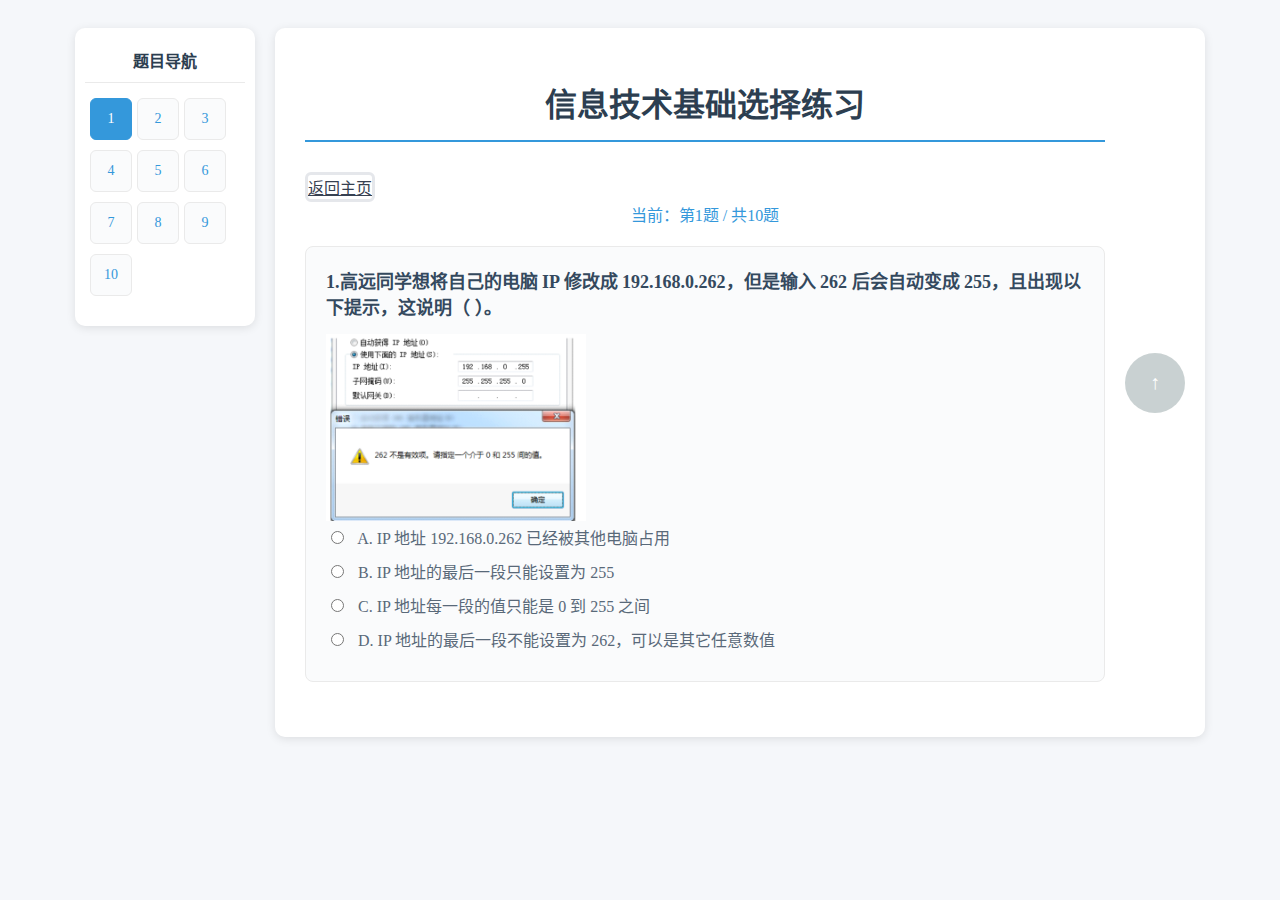
<file: base_choice_1.html>
<!DOCTYPE html>
<html lang="zh-CN">
<head>
    <meta charset="UTF-8">
    <meta name="viewport" content="width=device-width, initial-scale=1.0">
    <title>信息技术基础习题闯关系统</title>
    <link href="style.css" type="text/css" rel="stylesheet" />
</head>
<body>
    <!-- 新增：左侧题号导航栏 -->
    <div class="question-nav" id="questionNav">
        <div class="nav-title">题目导航</div>
        <div class="nav-list" id="navList">
            <!-- 题号将通过JS动态生成 -->
        </div>
    </div>
    <div class="container">
        <h1>信息技术基础选择练习</h1>
        <a style="display: inline-block;align-items: center;justify-content: center;width: 80;height: 80;border: 3px solid #e5e7eb; border-radius: 6px;background-color: #ffffff; color: #374151;" href="index.html">返回主页</a>
        <!-- 答题进度提示 -->
        <div class="question-progress" id="questionProgress">当前：第1题 / 共25题</div>
        
        <!-- 题目列表：带图题目预留图片标签 -->
        <div class="question-list" id="questionList">
           <!-- 题目1 -->
            <div class="question-card" data-question-id="1">
                <div class="question-title">1.高远同学想将自己的电脑 IP 修改成 192.168.0.262，但是输入 262 后会自动变成 255，且出现以下提示，这说明（ ）。
            </div>
            <img src="images/base_choice_31.png" style="width: 260px;" />
                <div class="option-item">
                    <input type="radio" name="q1" value="A" id="q1a">
                    <label for="q1a">A. IP 地址 192.168.0.262 已经被其他电脑占用</label>
                </div>
                <div class="option-item">
                    <input type="radio" name="q1" value="B" id="q1b">
                    <label for="q1b">B. IP 地址的最后一段只能设置为 255</label>
                </div>
                <div class="option-item">
                    <input type="radio" name="q1" value="C" id="q1c">
                    <label for="q1c">C. IP 地址每一段的值只能是 0 到 255 之间</label>
                </div>
                <div class="option-item">
                    <input type="radio" name="q1" value="D" id="q1d">
                    <label for="q1d">D. IP 地址的最后一段不能设置为 262，可以是其它任意数值</label>
                </div>
                <div class="answer-info" style="display: none;" data-correct-answer="C"> 
                    解析：
                    IPv4 地址由 4 段十进制数组成，每一段的合法范围是 0～255，262 超出范围，因此无法设置。
                </div>
                <div class="analysis-area" id="analysis1">
                    <div class="analysis-title">答案解读</div>
                    <div class="analysis-content" id="analysisContent1"></div>
                </div>
            </div>
            <!-- 题目2 -->
            <div class="question-card" data-question-id="2">
                <div class="question-title">2.下列关于文件和文件夹命名的说法，正确的是（ ）。</div>
                <div class="option-item">
                    <input type="radio" name="q2" value="A" id="q2a">
                    <label for="q2a">A. 文件和文件夹都有扩展名</label>
                </div>
                <div class="option-item">
                    <input type="radio" name="q2" value="B" id="q2b">
                    <label for="q2b">B. 文件名和文件夹名都要区分大小写</label>
                </div>
                <div class="option-item">
                    <input type="radio" name="q2" value="C" id="q2c">
                    <label for="q2c">C. 在计算机中不能存在两个命名一样的文件夹</label>
                </div>
                <div class="option-item">
                    <input type="radio" name="q2" value="D" id="q2d">
                    <label for="q2d">D. 文件和文件夹的命名，要清晰准确，便于快速找到需要的内容</label>
                </div>
                <div class="answer-info" style="display: none;" data-correct-answer="D"> 
                    解析：
                    A 错误：文件夹一般没有扩展名。<br>
                    B 错误：Windows 系统文件名不区分大小写。<br>
                    C 错误：同一目录下不能重名，不同目录可以。<br>
                    D 正确：命名规范、清晰，方便管理和查找。
                </div>
                <div class="analysis-area" id="analysis2">
                    <div class="analysis-title">答案解读</div>
                    <div class="analysis-content" id="analysisContent2"></div>
                </div>
            </div>
            <!-- 题目3 -->
            <div class="question-card" data-question-id="3">
                <div class="question-title">3.金石文字，指铸在金属器物或是雕刻在砖石上的文字，这些文字与流传的文献本质上是一样的，都是研究历史弥足珍贵的史料。金石文字的出现处于第（ ）次信息技术革命。</div>
                <div class="option-item">
                    <input type="radio" name="q3" value="A" id="q3a">
                    <label for="q3a">A. 一</label>
                </div>
                <div class="option-item">
                    <input type="radio" name="q3" value="B" id="q3b">
                    <label for="q3b">B. 二</label>
                </div>
                <div class="option-item">
                    <input type="radio" name="q3" value="C" id="q3c">
                    <label for="q3c">C. 三</label>
                </div>
                <div class="option-item">
                    <input type="radio" name="q3" value="D" id="q3d">
                    <label for="q3d">D. 四</label>
                </div>
                <div class="answer-info" style="display: none;" data-correct-answer="B"> 
                    解析：
                    第一次信息技术革命：语言的产生<br>
                    第二次信息技术革命：文字的发明与使用<br>
                    第三次信息技术革命：印刷术的发明<br>
                    第四次信息技术革命：电报、电话、广播的应用<br>
                    金石文字属于文字的使用，因此是第二次信息技术革命。
                </div>
                <div class="analysis-area" id="analysis3">
                    <div class="analysis-title">答案解读</div>
                    <div class="analysis-content" id="analysisContent3"></div>
                </div>
            </div>
            <!-- 题目4 -->
            <div class="question-card" data-question-id="4">
                <div class="question-title">4.如图所示，使用计算器可以方便地将二进制数转换为其他进制，通过该计算器可以将二进制数 11101 转换为（ ）。
            </div>
            <img src="images/base_choice_34.png" style="width: 260px;" />
                <div class="option-item">
                    <input type="radio" name="q4" value="A" id="q4a">
                    <label for="q4a">A. 十进制数 00011101</label>
                </div>
                <div class="option-item">
                    <input type="radio" name="q4" value="B" id="q4b">
                    <label for="q4b">B. 十进制数 1D</label>
                </div>
                <div class="option-item">
                    <input type="radio" name="q4" value="C" id="q4c">
                    <label for="q4c">C. 十进制数 29</label>
                </div>
                <div class="option-item">
                    <input type="radio" name="q4" value="D" id="q4d">
                    <label for="q4d">D. 十进制数 35</label>
                </div>
                <div class="answer-info" style="display: none;" data-correct-answer="C"> 
                    解析：
                    BIN 表示二进制，DEC 表示十进制，HEX 表示十六进制，OCT 表示八进制。
                    二进制 11101 对应的十进制是 29。
                </div>
                <div class="analysis-area" id="analysis4">
                    <div class="analysis-title">答案解读</div>
                    <div class="analysis-content" id="analysisContent4"></div>
                </div>
            </div>
            <!-- 题目5 -->
            <div class="question-card" data-question-id="5">
                <div class="question-title">5.我们在使用手机的过程中，若出现了以下提示，下列做法中最不建议采用的是（ ）。</div>
                <img src="images/base_choice_35.png" style="width: 260px;" />
                <div class="option-item">
                    <input type="radio" name="q5" value="A" id="q5a">
                    <label for="q5a">A. 卸载不常用的应用软件</label>
                </div>
                <div class="option-item">
                    <input type="radio" name="q5" value="B" id="q5b">
                    <label for="q5b">B. 直接换一台手机使用</label>
                </div>
                <div class="option-item">
                    <input type="radio" name="q5" value="C" id="q5c">
                    <label for="q5c">C. 将手机资料备份到本地电脑后删除</label>
                </div>
                <div class="option-item">
                    <input type="radio" name="q5" value="D" id="q5d">
                    <label for="q5d">D. 清理手机中的垃圾文件和缓存文件</label>
                </div>
                <div class="answer-info" style="display: none;" data-correct-answer="B"> 
                    解析：
                    A、C、D 都是合理、经济、有效的解决方法。
                    直接换手机成本高、没必要，是最不建议的做法。
                </div>
                <div class="analysis-area" id="analysis5">
                    <div class="analysis-title">答案解读</div>
                    <div class="analysis-content" id="analysisContent5"></div>
                </div>
            </div>
            <!-- 题目6 -->
            <div class="question-card" data-question-id="6">
                <div class="question-title">6.超市购物结算时，收银员首先会扫描商品条形码获取商品价格，然后扫描顾客提供的付款码结算。这一过程中主要应用的人工智能技术是（ ）。</div>
                <div class="option-item">
                    <input type="radio" name="q6" value="A" id="q6a">
                    <label for="q6a">A. 扫描商品条形码</label>
                </div>
                <div class="option-item">
                    <input type="radio" name="q6" value="B" id="q6b">
                    <label for="q6b">B. 扫描付款码</label>
                </div>
                <div class="option-item">
                    <input type="radio" name="q6" value="C" id="q6c">
                    <label for="q6c">C. 图像识别</label>
                </div>
                <div class="option-item">
                    <input type="radio" name="q6" value="D" id="q6d">
                    <label for="q6d">D. 支付商品金额</label>
                </div>
                <div class="answer-info" style="display: none;" data-correct-answer="C"> 
                    解析：
                    扫描条形码、付款码本质上都是对图像进行识别并提取信息，属于**图像识别**技术。
                </div>
                <div class="analysis-area" id="analysis6">
                    <div class="analysis-title">答案解读</div>
                    <div class="analysis-content" id="analysisContent6"></div>
                </div>
            </div>
            <!-- 题目7 -->
            <div class="question-card" data-question-id="7">
                <div class="question-title">7.在 Windows 系统中，下列操作能删除文件的是（ ）。<br/><pre>
    ① 选中文件后，按 Delete 键
    ② 将文件拖动到 “回收站”
    ③ 右键单击文件，选择 “删除”
    ④ 右键单击文件，选择 “发送到”</pre></div>
                <div class="option-item">
                    <input type="radio" name="q7" value="A" id="q7a">
                    <label for="q7a">A. ①②④</label>
                </div>
                <div class="option-item">
                    <input type="radio" name="q7" value="B" id="q7b">
                    <label for="q7b">B. ①③④</label>
                </div>
                <div class="option-item">
                    <input type="radio" name="q7" value="C" id="q7c">
                    <label for="q7c">C. ②③④</label>
                </div>
                <div class="option-item">
                    <input type="radio" name="q7" value="D" id="q7d">
                    <label for="q7d">D. ①②③</label>
                </div>
                <div class="answer-info" style="display: none;" data-correct-answer="D"> 
                    解析：
                    ①按Delete键、②拖到回收站、③右键删除都可以删除文件。
                    ④“发送到”是复制/移动文件，不是删除。
                </div>
                <div class="analysis-area" id="analysis7">
                    <div class="analysis-title">答案解读</div>
                    <div class="analysis-content" id="analysisContent7"></div>
                </div>
            </div>
            <!-- 题目8 -->
            <div class="question-card" data-question-id="8">
                <div class="question-title">8.某电脑平台在售的某笔记本电脑有多个版本供消费者选择，如图所示，已选版本中的 “512G” 指的是该笔记本电脑的（）。</div>
                <img src="images/base_choice_38.png" style="width: 260px;" />
                <div class="option-item">
                    <input type="radio" name="q8" value="A" id="q8a">
                    <label for="q8a">A. 内存大小</label>
                </div>
                <div class="option-item">
                    <input type="radio" name="q8" value="B" id="q8b">
                    <label for="q8b">B. 硬盘容量</label>
                </div>
                <div class="option-item">
                    <input type="radio" name="q8" value="C" id="q8c">
                    <label for="q8c">C. CPU 主频</label>
                </div>
                <div class="option-item">
                    <input type="radio" name="q8" value="D" id="q8d">
                    <label for="q8d">D. 显示器尺寸</label>
                </div>
                <div class="answer-info" style="display: none;" data-correct-answer="B"> 
                    解析：
                    笔记本配置里的 512G 通常指 **固态硬盘（SSD）的容量**，属于硬盘容量。
                </div>
                <div class="analysis-area" id="analysis8">
                    <div class="analysis-title">答案解读</div>
                    <div class="analysis-content" id="analysisContent8"></div>
                </div>
            </div>
            <!-- 题目9 -->
            <div class="question-card" data-question-id="9">
                <div class="question-title">9.下图是小云电脑桌面上的部分学习资料截图。按照文件类型的分类方法，小云应将 “同桌的你.WAV” 放到（ ）文件夹中。</div>
                <img src="images/base_choice_39.png" style="width: 260px;" />
                <div class="option-item">
                    <input type="radio" name="q9" value="A" id="q9a">
                    <label for="q9a">A. 图片</label>
                </div>
                <div class="option-item">
                    <input type="radio" name="q9" value="B" id="q9b">
                    <label for="q9b">B. 声音</label>
                </div>
                <div class="option-item">
                    <input type="radio" name="q9" value="C" id="q9c">
                    <label for="q9c">C. 视频</label>
                </div>
                <div class="option-item">
                    <input type="radio" name="q9" value="D" id="q9d">
                    <label for="q9d">D. 文档</label>
                </div>
                <div class="answer-info" style="display: none;" data-correct-answer="B"> 
                    解析：
                    WAV 是常见的**声音（音频）文件格式**，应放入声音文件夹。
                </div>
                <div class="analysis-area" id="analysis9">
                    <div class="analysis-title">答案解读</div>
                    <div class="analysis-content" id="analysisContent9"></div>
                </div>
            </div>
            <!-- 题目10 -->
            <div class="question-card" data-question-id="10">
                <div class="question-title">10.如图所示，在 Windows 中如需单独选中该文件夹中的帽子和伞两个图像文件，需要结合（ ）。</div>
                <img src="images/base_choice_40.png" style="width: 260px;" />
                <div class="option-item">
                    <input type="radio" name="q10" value="A" id="q10a">
                    <label for="q10a">A. Enter 键</label>
                </div>
                <div class="option-item">
                    <input type="radio" name="q10" value="B" id="q10b">
                    <label for="q10b">B. Ctrl 键</label>
                </div>
                <div class="option-item">
                    <input type="radio" name="q10" value="C" id="q10c">
                    <label for="q10c">C. Shift 键</label>
                </div>
                <div class="option-item">
                    <input type="radio" name="q10" value="D" id="q10d">
                    <label for="q10d">D. Alt 键</label>
                </div>
                <div class="answer-info" style="display: none;" data-correct-answer="B"> 
                    解析：
                    在 Windows 中，按住 <strong>Ctrl 键</strong>，可以不连续、单独选中多个文件。
                </div>
                <div class="analysis-area" id="analysis10">
                    <div class="analysis-title">答案解读</div>
                    <div class="analysis-content" id="analysisContent10"></div>
                </div>
            </div>










        </div>
        <!-- 下一题按钮（答题完成后显示） -->
        <button class="btn next-btn" id="nextBtn">进入下一题</button>

        <!-- 提交结果按钮（最后一题答题完成后显示） -->
        <button class="btn submit-btn" id="submitAllBtn" style="display: none;">提交所有答案并查看统计结果</button>

        <!-- 结果统计区域 -->
        <div class="result-container" id="resultContainer">
            <div class="result-title">闯关完成！答题统计</div>
            <div class="result-info" id="totalCount">总答题数：0题</div>
            <div class="result-info" id="correctCount">答对题数：0题</div>
            <div class="result-info" id="accuracyRate">正确率：0%</div>
        </div>

        <!-- 新增：右侧上下题按钮容器 -->
        <div class="btn-sidebar" id="btnSidebar">
            <button class="sidebar-btn prev-btn" id="prevBtn">↑</button>
            <button class="sidebar-btn next-btn" id="sidebarNextBtn">↓</button>
        </div>
    </div>

    <!-- 新增：自定义提示框（全局唯一） -->
    <div class="custom-tip" id="customTip">
        <div class="tip-title" id="tipTitle"></div>
        <div class="tip-content" id="tipContent"></div>
        <button class="tip-confirm" id="tipConfirm">确定</button>
    </div>
</body>
<script>
    // 全局变量
    let answerRecord = {
        total: 0, // 总题数
        correct: 0 // 答对题数
    };
    let currentQuestionIndex = 0; // 当前显示的题目索引（从0开始）
    let allQuestionCards = []; // 所有题目卡片集合
    let allNavItems = []; // 所有导航题号元素集合
    const customTip = document.getElementById('customTip'); // 自定义提示框实例
    const prevBtn = document.getElementById('prevBtn'); // 左侧上一题按钮
    const sidebarNextBtn = document.getElementById('sidebarNextBtn'); // 右侧下一题按钮

    // 页面加载完成后初始化功能
    window.onload = function() {
        // 1. 初始化变量，获取所有题目卡片
        allQuestionCards = Array.from(document.querySelectorAll('.question-card'));
        answerRecord.total = allQuestionCards.length;
        document.getElementById('totalCount').innerText = `总答题数：${answerRecord.total}题`;

        // 2. 动态生成左侧题号导航
        generateQuestionNav();

        // 3. 显示第一题，更新答题进度和导航激活状态
        showCurrentQuestion();

        // 4. 更新侧边按钮启用/禁用状态
        updateSidebarBtnStatus();

        // 5. 为所有单选选项绑定即时判断事件
        const allRadioInputs = document.querySelectorAll('input[type="radio"]');
        allRadioInputs.forEach(input => {
            input.addEventListener('change', function() {
                // 禁用当前题目的所有选项（防止重复选择）
                const currentQuestion = this.closest('.question-card');
                const currentRadioInputs = currentQuestion.querySelectorAll('input[type="radio"]');
                currentRadioInputs.forEach(radio => radio.disabled = true);

                // 获取当前题目相关数据
                const questionId = currentQuestion.getAttribute('data-question-id');
                const answerInfo = currentQuestion.querySelector('.answer-info');
                const correctAnswer = answerInfo.getAttribute('data-correct-answer');
                const userAnswer = this.value;
                const analysis = answerInfo.innerText;

                // 高亮显示正确/错误选项
                highlightOption(currentQuestion, correctAnswer, userAnswer);

                // 填充解析区域并显示
                const analysisContent = document.getElementById(`analysisContent${questionId}`);
                const analysisArea = document.getElementById(`analysis${questionId}`);
                analysisContent.innerText = analysis;
                analysisArea.style.display = 'block';

                // 答题结果判断，显示自定义提示框
                if (userAnswer === correctAnswer) {
                    currentQuestion.setAttribute('data-is-correct', 'true');
                    showCustomTip('correct', '回答正确！', '恭喜你，掌握了该知识点～');
                } else {
                    currentQuestion.setAttribute('data-is-correct', 'false');
                    showCustomTip('error', '回答错误', `正确答案是：${correctAnswer}，请仔细查看下方解析哦～`);
                }

                // 显示下一题按钮（最后一题显示提交按钮）
                if (currentQuestionIndex < answerRecord.total - 1) {
                    document.getElementById('nextBtn').style.display = 'block';
                } else {
                    document.getElementById('submitAllBtn').style.display = 'block';
                }
            });
        });

        // 6. 绑定自定义提示框确定按钮事件
        document.getElementById('tipConfirm').addEventListener('click', function() {
            customTip.style.display = 'none';
        });

        // 7. 绑定底部下一题按钮事件
        document.getElementById('nextBtn').addEventListener('click', function() {
            goToNextQuestion();
            // 隐藏下一题按钮
            this.style.display = 'none';
        });

        // 8. 绑定右侧侧边栏上下题按钮事件
        prevBtn.addEventListener('click', goToPrevQuestion);
        sidebarNextBtn.addEventListener('click', goToNextQuestion);

        // 9. 绑定提交按钮事件，统计最终结果
        document.getElementById('submitAllBtn').addEventListener('click', function() {
            // 重新统计答对题数
            answerRecord.correct = 0;
            allQuestionCards.forEach(card => {
                const isCorrect = card.getAttribute('data-is-correct');
                if (isCorrect === 'true') {
                    answerRecord.correct++;
                }
            });

            // 计算正确率（保留2位小数，避免除零错误）
            const accuracy = answerRecord.total > 0 
                ? ((answerRecord.correct / answerRecord.total) * 100).toFixed(2) 
                : '0.00';

            // 更新统计结果页面
            document.getElementById('correctCount').innerText = `答对题数：${answerRecord.correct}题`;
            document.getElementById('accuracyRate').innerText = `正确率：${accuracy}%`;

            // 显示统计区域
            document.getElementById('resultContainer').style.display = 'block';

            // 显示最终结果自定义提示框
            showCustomTip('correct', '闯关完成！', `总题数：${answerRecord.total}题\n答对题数：${answerRecord.correct}题\n正确率：${accuracy}%`);
        });
    };

    // 新增：动态生成左侧题号导航
    function generateQuestionNav() {
        const navList = document.getElementById('navList');
        navList.innerHTML = ''; // 清空原有内容

        for (let i = 0; i < allQuestionCards.length; i++) {
            const navItem = document.createElement('a');
            navItem.className = 'nav-item';
            navItem.dataset.index = i;
            navItem.innerText = i + 1;

            // 绑定题号点击跳转事件
            navItem.addEventListener('click', function() {
                const targetIndex = parseInt(this.dataset.index);
                goToSpecificQuestion(targetIndex);
            });

            navList.appendChild(navItem);
            allNavItems.push(navItem);
        }
    }

    // 新增：跳转到指定题号
    function goToSpecificQuestion(targetIndex) {
        if (targetIndex < 0 || targetIndex >= allQuestionCards.length) return;

        // 隐藏当前题
        allQuestionCards[currentQuestionIndex].classList.remove('active');
        allNavItems[currentQuestionIndex].classList.remove('active');

        // 更新当前索引
        currentQuestionIndex = targetIndex;

        // 显示目标题
        showCurrentQuestion();

        // 更新侧边按钮状态
        updateSidebarBtnStatus();
    }

    // 新增：跳转到上一题
    function goToPrevQuestion() {
        if (currentQuestionIndex > 0) {
            goToSpecificQuestion(currentQuestionIndex - 1);
        }
    }

    // 新增：跳转到下一题
    function goToNextQuestion() {
        if (currentQuestionIndex < allQuestionCards.length - 1) {
            goToSpecificQuestion(currentQuestionIndex + 1);
            // 隐藏底部下一题按钮
            document.getElementById('nextBtn').style.display = 'none';
        }
    }

    // 新增：更新侧边按钮启用/禁用状态
    function updateSidebarBtnStatus() {
        // 上一题按钮：第一题禁用，其余启用
        if (currentQuestionIndex === 0) {
            prevBtn.classList.remove('enabled');
        } else {
            prevBtn.classList.add('enabled');
        }

        // 下一题按钮：最后一题禁用，其余启用
        if (currentQuestionIndex === allQuestionCards.length - 1) {
            sidebarNextBtn.classList.remove('enabled');
        } else {
            sidebarNextBtn.classList.add('enabled');
        }
    }

    // 辅助函数1：显示当前题目并更新进度、导航激活状态
    function showCurrentQuestion() {
        if (allQuestionCards[currentQuestionIndex] && allNavItems[currentQuestionIndex]) {
            // 激活当前题目
            allQuestionCards[currentQuestionIndex].classList.add('active');
            // 激活当前导航题号
            allNavItems[currentQuestionIndex].classList.add('active');
            // 更新答题进度提示
            document.getElementById('questionProgress').innerText = 
                `当前：第${currentQuestionIndex + 1}题 / 共${answerRecord.total}题`;
        }
    }

    // 辅助函数2：显示自定义提示框
    function showCustomTip(type, title, content) {
        const tipTitle = document.getElementById('tipTitle');
        const tipContent = document.getElementById('tipContent');

        // 重置提示框样式
        customTip.className = 'custom-tip';
        customTip.classList.add(`${type}-tip`);

        // 填充内容
        tipTitle.innerText = title;
        tipContent.innerText = content;

        // 显示提示框
        customTip.style.display = 'block';
    }

    // 辅助函数3：高亮显示正确/错误选项
    function highlightOption(questionCard, correctAnswer, userAnswer) {
        const optionItems = questionCard.querySelectorAll('.option-item');
        optionItems.forEach(item => {
            const input = item.querySelector('input');
            if (input.value === correctAnswer) {
                // 正确选项高亮
                item.classList.add('correct');
            } else if (input.value === userAnswer && userAnswer !== correctAnswer) {
                // 错误选项标记
                item.classList.add('incorrect');
            }
        });
    }
</script>
</html>
</file>
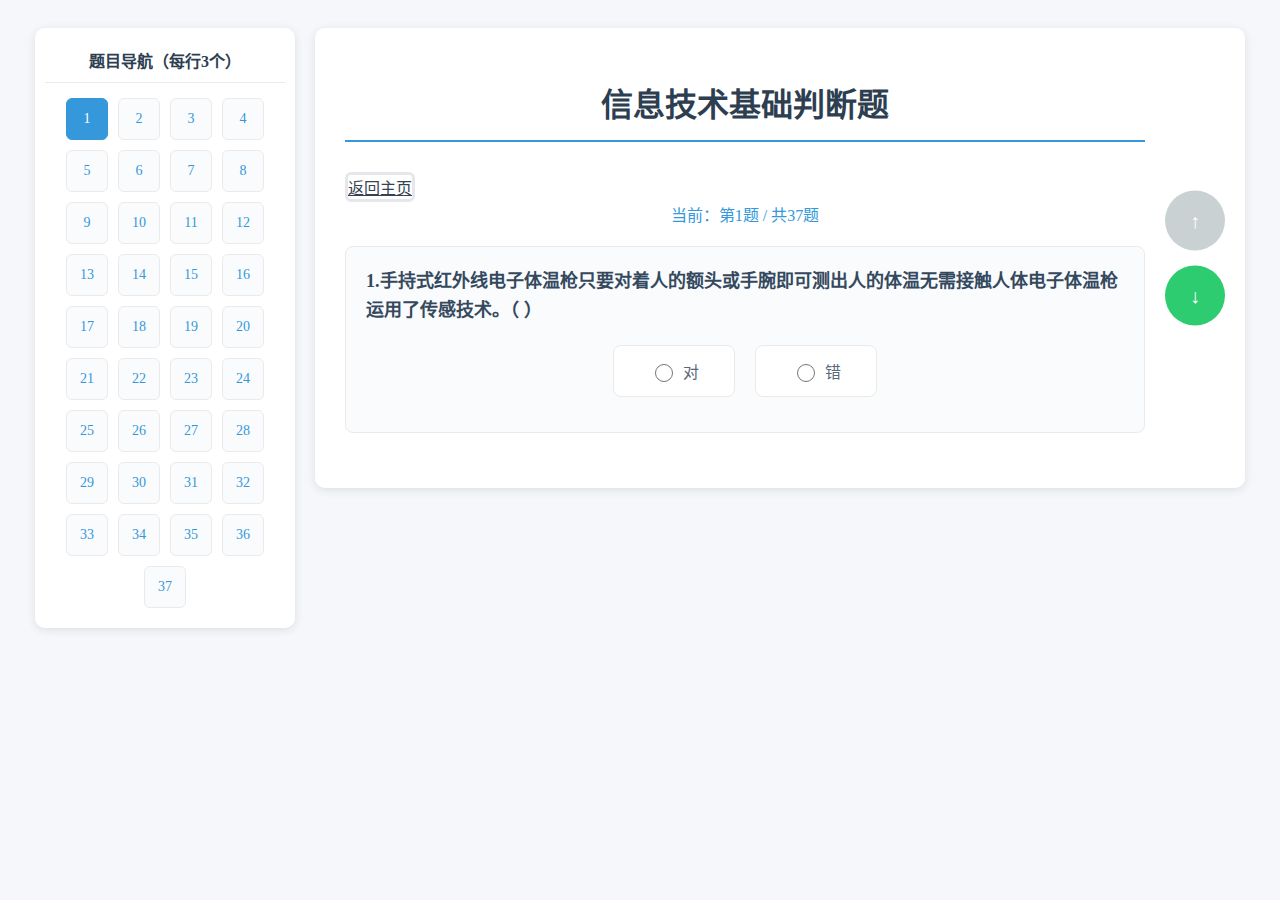
<file: base_judge.html>
<!DOCTYPE html>
<html lang="zh-CN">
<head>
    <meta charset="UTF-8">
    <meta name="viewport" content="width=device-width, initial-scale=1.0">
    <title>信息技术基础判断题</title>
    <link href="panduanstyle.css" type="text/css" rel="stylesheet"/>
</head>
<body>
    <!-- 左侧题号导航（每行3个） -->
    <div class="question-nav" id="questionNav">
        <div class="nav-title">题目导航（每行3个）</div>
        <div class="nav-list" id="navList"></div>
    </div>

    <!-- 中间答题容器 -->
    <div class="container">
        <h1>信息技术基础判断题</h1>
        <a style="display: inline-block;align-items: center;justify-content: center;width: 80;height: 80;border: 3px solid #e5e7eb; border-radius: 6px;background-color: #ffffff; color: #374151;" href="index.html">返回主页</a>
        <!-- 答题进度 -->
        <div class="question-progress" id="questionProgress">当前：第1题 / 共15题</div>
        
        <!-- 判断题列表 -->
        <div class="question-list" id="questionList">
            <!-- 题目1 -->
            <div class="question-card" data-question-id="1">
                <div class="question-title">1.手持式红外线电子体温枪只要对着人的额头或手腕即可测出人的体温无需接触人体电子体温枪运用了传感技术。（ ）</div>
                <div class="judge-options">
                    <div class="judge-item"><input type="radio" name="q1" value="对" id="q1a"><label for="q1a">对</label></div>
                    <div class="judge-item"><input type="radio" name="q1" value="错" id="q1b"><label for="q1b">错</label></div>
                </div>
                <div class="answer-info" style="display:none;" data-correct-answer="对">手持式红外线电子体温枪利用红外线传感器来感知人体发出的红外线能量进而测量体温。这种无需接触人体就能获取体温数据的方式正是传感技术的典型应用。传感技术能够将非电物理量（如温度、红外线等）转换为电信号以便进行检测和处理所以该描述正确。</div>
                <div class="analysis-area" id="analysis1">
                    <div class="analysis-title">答题解析</div>
                    <div class="analysis-content" id="analysisContent1"></div>
                </div>
            </div>
            <!-- 题目2 -->
            <div class="question-card" data-question-id="2">
                <div class="question-title">2.天气预报会随着时间的推移而发生变化这主要体现了信息的真伪性。（ ）</div>
                <div class="judge-options">
                    <div class="judge-item"><input type="radio" name="q2" value="对" id="q2a"><label for="q2a">对</label></div>
                    <div class="judge-item"><input type="radio" name="q2" value="错" id="q2b"><label for="q2b">错</label></div>
                </div>
                <div class="answer-info" style="display:none;" data-correct-answer="错">天气预报随时间推移发生变化主要体现的是信息的时效性。信息的时效性指信息仅在一定时间段内对决策具有价值。随着时间推移天气状况改变之前的天气预报信息价值降低需更新的预报来反映实时天气情况。而信息的真伪性侧重于信息本身是否真实可靠与信息随时间变化这一特征不符。</div>
                <div class="analysis-area" id="analysis2">
                    <div class="analysis-title">答题解析</div>
                    <div class="analysis-content" id="analysisContent2"></div>
                </div>
            </div>
            <!-- 题目3 -->
            <div class="question-card" data-question-id="3">
                <div class="question-title">3.IP 地址的点分十进制表示方法中，把 IP 地址分四段来写，目的是便于计算机的识别和处理。（ ）</div>
                <div class="judge-options">
                    <div class="judge-item">
                        <input type="radio" name="q3" value="对" id="q3a">
                        <label for="q3a">对</label>
                    </div>
                    <div class="judge-item">
                        <input type="radio" name="q3" value="错" id="q3b">
                        <label for="q3b">错</label>
                    </div>
                </div>
                <div class="answer-info" style="display:none;" data-correct-answer="错">IP地址的点分十进制表示方法中把IP地址分四段来写主要目的是便于人们的记忆和使用。计算机处理IP地址是以二进制形式进行的而点分十进制这种直观的表示形式是为了方便用户理解和配置网络相关参数等操作并非便于计算机识别和处理。</div>
                <div class="analysis-area" id="analysis3">
                    <div class="analysis-title">答题解析</div>
                    <div class="analysis-content" id="analysisContent3"></div>
                </div>
            </div>
            <!-- 题目4 -->
            <div class="question-card" data-question-id="4">
                <div class="question-title">4.在计算机内部视频文件是以一系列图像一张张存储的。（ ）</div>
                <div class="judge-options">
                    <div class="judge-item">
                        <input type="radio" name="q4" value="对" id="q4a">
                        <label for="q4a">对</label>
                    </div>
                    <div class="judge-item">
                        <input type="radio" name="q4" value="错" id="q4b">
                        <label for="q4b">错</label>
                    </div>
                </div>
                <div class="answer-info" style="display: none;" data-correct-answer="错">在计算机内部视频文件并非简单地以一系列图像一张张存储。虽然视频本质上由连续的图像帧组成但为了节省存储空间和便于传输视频文件会采用特定的编码格式（如H.264、MPEG-4等）进行压缩处理。这些编码方式利用了图像之间的时间冗余和空间冗余等特性对图像数据进行高效压缩后再存储而非直接一张张存储图像。</div>
                <div class="analysis-area" id="analysis4">
                    <div class="analysis-title">答题解析</div>
                    <div class="analysis-content" id="analysisContent4"></div>
                </div>
            </div>
            <!-- 题目5 -->
            <div class="question-card" data-question-id="5">
                <div class="question-title">5.移动硬盘属于内部存储器。（ ）</div>
                <div class="judge-options">
                    <div class="judge-item">
                        <input type="radio" name="q5" value="对" id="q5a">
                        <label for="q5a">对</label>
                    </div>
                    <div class="judge-item">
                        <input type="radio" name="q5" value="错" id="q5b">
                        <label for="q5b">错</label>
                    </div>
                </div>
                <div class="answer-info" style="display:none;" data-correct-answer="错">移动硬盘不属于内部存储器，它是外部存储设备。内部存储器一般指计算机的内存，直接与CPU进行数据交互，速度快但断电后数据丢失。而移动硬盘用于长期存储大量数据，通过接口与计算机连接，不直接参与计算机内部数据处理，数据可长期保存。</div>
                <div class="analysis-area" id="analysis5">
                    <div class="analysis-title">答题解析</div>
                    <div class="analysis-content" id="analysisContent5"></div>
                </div>
            </div>
            <!-- 题目6 -->
            <div class="question-card" data-question-id="6">
                <div class="question-title">6.通过文件“我们的歌.mpg”的后缀名可以判断该文件为音频文件。（ ）</div>
                <div class="judge-options">
                    <div class="judge-item">
                        <input type="radio" name="q6" value="对" id="q6a">
                        <label for="q6a">对</label>
                    </div>
                    <div class="judge-item">
                        <input type="radio" name="q6" value="错" id="q6b">
                        <label for="q6b">错</label>
                    </div>
                </div>
                <div class="answer-info" style="display:none;" data-correct-answer="错">“.mpg”是MPEG视频文件格式的后缀名，这类文件通常包含视频和音频数据，并非单纯的音频文件。所以通过“我们的歌.mpg”后缀名判断该文件为音频文件是错误的。</div>
                <div class="analysis-area" id="analysis6">
                    <div class="analysis-title">答题解析</div>
                    <div class="analysis-content" id="analysisContent6"></div>
                </div>
            </div>
            <!-- 题目7 -->
            <div class="question-card" data-question-id="7">
                <div class="question-title">7.计算机中的所有数据都需转换成十进制码形式才能被计算机内部识别、处理。（ ）</div>
                <div class="judge-options">
                    <div class="judge-item">
                        <input type="radio" name="q7" value="对" id="q7a">
                        <label for="q7a">对</label>
                    </div>
                    <div class="judge-item">
                        <input type="radio" name="q7" value="错" id="q7b">
                        <label for="q7b">错</label>
                    </div>
                </div>
                <div class="answer-info" style="display:none;" data-correct-answer="错">计算机中的所有数据都需转换成二进制码形式才能被计算机内部识别、处理。因为计算机的硬件是基于二进制逻辑设计的，其电子元件只有两种状态，分别对应二进制的0和1 ，所以计算机只能直接处理二进制数据。</div>
                <div class="analysis-area" id="analysis7">
                    <div class="analysis-title">答题解析</div>
                    <div class="analysis-content" id="analysisContent7"></div>
                </div>
            </div>
            <!-- 题目8 -->
            <div class="question-card" data-question-id="8">
                <div class="question-title">8.下图所示为某个软件的部分安装文件，双击 SETUP.INI 文件即可以开始安装该软件。（ ）</div>
                <img src="images/base_judge_8.png" style="width: 240px;" />
                <div class="judge-options">
                    <div class="judge-item">
                        <input type="radio" name="q8" value="对" id="q8a">
                        <label for="q8a">对</label>
                    </div>
                    <div class="judge-item">
                        <input type="radio" name="q8" value="错" id="q8b">
                        <label for="q8b">错</label>
                    </div>
                </div>
                <div class="answer-info" style="display:none;" data-correct-answer="错">通常情况下，双击名为“SETUP.EXE”的可执行文件才可以开始安装软件。而“SETUP.INI”文件一般是配置文件，用于存储软件安装或运行时的一些参数设置等信息，不能直接通过双击它来启动软件安装。</div>
                <div class="analysis-area" id="analysis8">
                    <div class="analysis-title">答题解析</div>
                    <div class="analysis-content" id="analysisContent8"></div>
                </div>
            </div>
            <!-- 题目9 -->
            <div class="question-card" data-question-id="9">
                <div class="question-title">9.要让计算机能够识别并处理我们眼中看到的风景，需要将 “风景” 进行数字化处理后转换成计算机能识别的二进制数。（ ）</div>
                <div class="judge-options">
                    <div class="judge-item"><input type="radio" name="q9" value="对" id="q9a"><label for="q9a">对</label></div>
                    <div class="judge-item"><input type="radio" name="q9" value="错" id="q9b"><label for="q9b">错</label></div>
                </div>
                <div class="answer-info" style="display:none;" data-correct-answer="对">计算机只能识别二进制数据，现实中的“风景”这类模拟信息，需经过数字化转换为二进制形式，计算机才能识别与处理。</div>
                <div class="analysis-area" id="analysis9">
                    <div class="analysis-title">答题解析</div>
                    <div class="analysis-content" id="analysisContent9"></div>
                </div>
            </div>
            <!-- 题目10 -->
            <div class="question-card" data-question-id="10">
                <div class="question-title">10.有一种叫做 “黑色星期五” 的计算机病毒，计算机感染这种病毒后，每到星期五计算机的运行速度就会变得及其缓慢，这说明病毒具有可触发性。（ ）</div>
                <div class="judge-options">
                    <div class="judge-item">
                        <input type="radio" name="q10" value="对" id="q10a">
                        <label for="q10a">对</label>
                    </div>
                    <div class="judge-item">
                        <input type="radio" name="q10" value="错" id="q10b">
                        <label for="q10b">错</label>
                    </div>
                </div>
                <div class="answer-info" style="display:none;" data-correct-answer="对">计算机病毒的可触发性是指病毒在满足特定条件时才会发作，“黑色星期五”病毒以星期五作为触发条件，当满足此条件时，就会影响计算机运行速度，这体现了病毒的可触发性。</div>
                <div class="analysis-area" id="analysis10">
                    <div class="analysis-title">答题解析</div>
                    <div class="analysis-content" id="analysisContent10"></div>
                </div>
            </div>
            <!-- 题目11 -->
            <div class="question-card" data-question-id="11">
                <div class="question-title">11.CPU是影响一台计算机性能的关键部件，通过查看CPU的详细信息就能快速地了解所使用计算机的全部性能。（ ）</div>
                <div class="judge-options">
                    <div class="judge-item"><input type="radio" name="q11" value="对" id="q11a"><label for="q11a">对</label></div>
                    <div class="judge-item"><input type="radio" name="q11" value="错" id="q11b"><label for="q11b">错</label></div>
                </div>
                <div class="answer-info" style="display:none;" data-correct-answer="错">虽然CPU是影响计算机性能的关键部件，但计算机性能还受内存容量、硬盘读写速度、显卡性能（尤其对于图形处理、游戏等场景）以及主板芯片组等多种硬件因素影响。仅查看CPU详细信息无法全面、快速了解计算机的全部性能。</div>
                <div class="analysis-area" id="analysis11">
                    <div class="analysis-title">答题解析</div>
                    <div class="analysis-content" id="analysisContent11"></div>
                </div>
            </div>
            <!-- 题目12 -->
            <div class="question-card" data-question-id="12">
                <div class="question-title">12.应用软件是指控制和协调计算机及外部设备，负责管理计算机系统中各种独立的硬件，使得它们可以协调工作。如办公软件、图像处理软件、音视频播放软件。（ ）</div>
                <div class="judge-options">
                    <div class="judge-item"><input type="radio" name="q12" value="对" id="q12a"><label for="q12a">对</label></div>
                    <div class="judge-item"><input type="radio" name="q12" value="错" id="q12b"><label for="q12b">错</label></div>
                </div>
                <div class="answer-info" style="display:none;" data-correct-answer="错">控制和协调计算机及外部设备，管理计算机系统中各种独立硬件使其协调工作的是系统软件，而非应用软件。应用软件是为了满足用户在不同领域、不同问题上的应用需求而设计的软件。</div>
                <div class="analysis-area" id="analysis12">
                    <div class="analysis-title">答题解析</div>
                    <div class="analysis-content" id="analysisContent12"></div>
                </div>
            </div>
            <!-- 题目13 -->
            <div class="question-card" data-question-id="13">
                <div class="question-title">13.当我们远游出门时，可以在家安装一个开门报警器，通过陀螺仪传感器感知家门被打开一个角度后，发出报警声，或发送短信以提醒门被打开。这主要使用了微电子技术的应用。（ ）</div>
                <div class="judge-options">
                    <div class="judge-item"><input type="radio" name="q13" value="对" id="q13a"><label for="q13a">对</label></div>
                    <div class="judge-item"><input type="radio" name="q13" value="错" id="q13b"><label for="q13b">错</label></div>
                </div>
                <div class="answer-info" style="display:none;" data-correct-answer="错">这种开门报警器感知门打开角度并实现报警或短信提醒功能，主要体现的是传感器技术与通信技术的应用。虽然微电子技术为其提供了一定的硬件基础，但从功能实现角度，核心并非微电子技术本身。</div>
                <div class="analysis-area" id="analysis13">
                    <div class="analysis-title">答题解析</div>
                    <div class="analysis-content" id="analysisContent13"></div>
                </div>
            </div>
            <!-- 题目14 -->
            <div class="question-card" data-question-id="14">
                <div class="question-title">14.计算机上的应用软件可以根据需要自行安装和卸载，但是操作系统内置的某些应用软件通过常规方式无法卸载。（ ）</div>
                <div class="judge-options">
                    <div class="judge-item"><input type="radio" name="q14" value="对" id="q14a"><label for="q14a">对</label></div>
                    <div class="judge-item"><input type="radio" name="q14" value="错" id="q14b"><label for="q14b">错</label></div>
                </div>
                <div class="answer-info" style="display:none;" data-correct-answer="对">一般情况下自行安装的应用软件能按需卸载。然而操作系统内置的部分应用软件为保障系统稳定运行防止误删影响系统功能通过常规卸载方式确实无法卸载可能需借助特殊工具或特定操作才行。</div>
                <div class="analysis-area" id="analysis14">
                    <div class="analysis-title">答题解析</div>
                    <div class="analysis-content" id="analysisContent14"></div>
                </div>
            </div>
            <!-- 题目15 -->
            <div class="question-card" data-question-id="15">
                <div class="question-title">15.在人类社会生活中，信息只存在于计算机中。（ ）</div>
                <div class="judge-options">
                    <div class="judge-item"><input type="radio" name="q15" value="对" id="q15a"><label for="q15a">对</label></div>
                    <div class="judge-item"><input type="radio" name="q15" value="错" id="q15b"><label for="q15b">错</label></div>
                </div>
                <div class="answer-info" style="display:none;" data-correct-answer="错">在人类社会生活中，信息无处不在，例如书籍、人与人的交流、各类自然现象等都承载着信息，计算机只是存储和处理信息的一种工具，并非信息唯一的存在之处。</div>
                <div class="analysis-area" id="analysis15">
                    <div class="analysis-title">答题解析</div>
                    <div class="analysis-content" id="analysisContent15"></div>
                </div>
            </div>
            <!-- 题目16 -->
            <div class="question-card" data-question-id="16">
                <div class="question-title">16.通过手机上的某款烹饪类APP，我们可以学习别人的烹饪方法和技巧，也可以在上面分享自己的烹饪经验，这体现了信息的传递性和共享性。（ ）</div>
                <div class="judge-options">
                    <div class="judge-item"><input type="radio" name="q16" value="对" id="q16a"><label for="q16a">对</label></div>
                    <div class="judge-item"><input type="radio" name="q16" value="错" id="q16b"><label for="q16b">错</label></div>
                </div>
                <div class="answer-info" style="display:none;" data-correct-answer="对">人们借助烹饪类APP获取他人经验并分享自身经验，信息在不同个体间流动，充分展现了信息能够在主体间传递以及被共同享用的特性，即传递性与共享性。</div>
                <div class="analysis-area" id="analysis16">
                    <div class="analysis-title">答题解析</div>
                    <div class="analysis-content" id="analysisContent16"></div>
                </div>
            </div>
            <!-- 题目17 -->
            <div class="question-card" data-question-id="17">
                <div class="question-title">17.使用网站域名访问网站失败时，可以尝试使用网站IP地址进行访问。（ ）</div>
                <div class="judge-options">
                    <div class="judge-item"><input type="radio" name="q17" value="对" id="q17a"><label for="q17a">对</label></div>
                    <div class="judge-item"><input type="radio" name="q17" value="错" id="q17b"><label for="q17b">错</label></div>
                </div>
                <div class="answer-info" style="display:none;" data-correct-answer="对">域名系统（DNS）负责将域名解析为IP地址。当通过域名访问失败有可能是DNS解析出现问题此时直接使用网站的IP地址访问绕过DNS解析过程就有可能成功访问网站。</div>
                <div class="analysis-area" id="analysis17">
                    <div class="analysis-title">答题解析</div>
                    <div class="analysis-content" id="analysisContent17"></div>
                </div>
            </div>
            <!-- 题目18 -->
            <div class="question-card" data-question-id="18">
                <div class="question-title">18.在计算机接口中，U盘可以接入标识为<img src="images/base_judge_18.png" style="width: 120px;"/> ）</div>
                <div class="judge-options">
                    <div class="judge-item"><input type="radio" name="q18" value="对" id="q18a"><label for="q18a">对</label></div>
                    <div class="judge-item"><input type="radio" name="q18" value="错" id="q18b"><label for="q18b">错</label></div>
                </div>
                <div class="answer-info" style="display:none;" data-correct-answer="错">双绞线接口一般用于网络连接如连接网线实现网络通信。U盘使用的是USB接口用于数据存储设备与计算机的数据传输两者接口类型不同U盘无法接入双绞线接口。</div>
                <div class="analysis-area" id="analysis18">
                    <div class="analysis-title">答题解析</div>
                    <div class="analysis-content" id="analysisContent18"></div>
                </div>
            </div>
            <!-- 题目19 -->
            <div class="question-card" data-question-id="19">
                <div class="question-title">19.为提醒自己陈希将每月的重要事项都标注在日历上这主要体现了信息的载体依附性。（ ）</div>
                <div class="judge-options">
                    <div class="judge-item"><input type="radio" name="q19" value="对" id="q19a"><label for="q19a">对</label></div>
                    <div class="judge-item"><input type="radio" name="q19" value="错" id="q19b"><label for="q19b">错</label></div>
                </div>
                <div class="answer-info" style="display:none;" data-correct-answer="对">信息本身无形需借助一定载体呈现。陈希把重要事项标注在日历上日历成为承载重要事项信息的载体体现了信息的载体依附性。</div>
                <div class="analysis-area" id="analysis19">
                    <div class="analysis-title">答题解析</div>
                    <div class="analysis-content" id="analysisContent19"></div>
                </div>
            </div>
            <!-- 题目20 -->
            <div class="question-card" data-question-id="20">
                <div class="question-title">20.计算机性能的完全由硬件决定与软件无关。（ ）</div>
                <div class="judge-options">
                    <div class="judge-item"><input type="radio" name="q20" value="对" id="q20a"><label for="q20a">对</label></div>
                    <div class="judge-item"><input type="radio" name="q20" value="错" id="q20b"><label for="q20b">错</label></div>
                </div>
                <div class="answer-info" style="display:none;" data-correct-answer="错">计算机性能并非完全取决于硬件软件同样起着重要作用。高效的操作系统和优化良好的应用程序能充分发挥硬件性能而低效率或有缺陷的软件可能限制硬件性能的发挥。</div>
                <div class="analysis-area" id="analysis20">
                    <div class="analysis-title">答题解析</div>
                    <div class="analysis-content" id="analysisContent20"></div>
                </div>
            </div>
            <!-- 题目21 -->
            <div class="question-card" data-question-id="21">
                <div class="question-title">21.文件夹不仅可以进行新建移动删除等操作还可以进行重命名复制等操作。（ ）</div>
                <div class="judge-options">
                    <div class="judge-item"><input type="radio" name="q21" value="对" id="q21a"><label for="q21a">对</label></div>
                    <div class="judge-item"><input type="radio" name="q21" value="错" id="q21b"><label for="q21b">错</label></div>
                </div>
                <div class="answer-info" style="display:none;" data-correct-answer="对">在操作系统中对文件夹执行新建、移动、删除、重命名、复制等操作是常见的文件管理功能几乎所有主流操作系统都支持这些操作以方便用户管理文件资源。</div>
                <div class="analysis-area" id="analysis21">
                    <div class="analysis-title">答题解析</div>
                    <div class="analysis-content" id="analysisContent21"></div>
                </div>
            </div>
            <!-- 题目22 -->
            <div class="question-card" data-question-id="22">
                <div class="question-title">22.多功能智能手表是微电子技术、通信技术、计算机技术和传感技术等多种技术相融合的产物。（ ）</div>
                <div class="judge-options">
                    <div class="judge-item"><input type="radio" name="q22" value="对" id="q22a"><label for="q22a">对</label></div>
                    <div class="judge-item"><input type="radio" name="q22" value="错" id="q22b"><label for="q22b">错</label></div>
                </div>
                <div class="answer-info" style="display:none;" data-correct-answer="对">多功能智能手表依靠微电子技术实现设备的微型化与集成化利用通信技术达成数据传输与联网通过计算机技术进行数据处理和系统运行借助传感技术收集各类身体和环境信息是多种技术融合的成果。</div>
                <div class="analysis-area" id="analysis22">
                    <div class="analysis-title">答题解析</div>
                    <div class="analysis-content" id="analysisContent22"></div>
                </div>
            </div>
            <!-- 题目23 -->
            <div class="question-card" data-question-id="23">
                <div class="question-title">23.在编辑文档前需要将该文档复制一份保留可以按住Ctrl键用鼠标拖动该文档到其它位置来完成。（ ）</div>
                <div class="judge-options">
                    <div class="judge-item"><input type="radio" name="q23" value="对" id="q23a"><label for="q23a">对</label></div>
                    <div class="judge-item"><input type="radio" name="q23" value="错" id="q23b"><label for="q23b">错</label></div>
                </div>
                <div class="answer-info" style="display:none;" data-correct-answer="对">在常见操作系统如Windows和macOS中这种通过按住Ctrl键并拖动文件的操作是一种便捷的复制文件方式它能快速在同一存储介质内不同位置或不同存储介质间复制文档。</div>
                <div class="analysis-area" id="analysis23">
                    <div class="analysis-title">答题解析</div>
                    <div class="analysis-content" id="analysisContent23"></div>
                </div>
            </div>
            <!-- 题目24 -->
            <div class="question-card" data-question-id="24">
                <div class="question-title">24.二维码是一种安全性很高的编码所以可以随意扫描二维码没有危险性。（ ）</div>
                <div class="judge-options">
                    <div class="judge-item"><input type="radio" name="q24" value="对" id="q24a"><label for="q24a">对</label></div>
                    <div class="judge-item"><input type="radio" name="q24" value="错" id="q24b"><label for="q24b">错</label></div>
                </div>
                <div class="answer-info" style="display:none;" data-correct-answer="错">虽然二维码在很多场景下安全但并非能随意扫描有些恶意二维码可能会引导用户访问恶意网站、下载含病毒软件或窃取个人信息扫描来历不明二维码存在安全风险。</div>
                <div class="analysis-area" id="analysis24">
                    <div class="analysis-title">答题解析</div>
                    <div class="analysis-content" id="analysisContent24"></div>
                </div>
            </div>
            <!-- 题目25 -->
            <div class="question-card" data-question-id="25">
                <div class="question-title">25.计算机中的文字、音频、图像等信息，都要转化成二进制才可以直接被计算机使用。（ ）</div>
                <div class="judge-options">
                    <div class="judge-item"><input type="radio" name="q25" value="对" id="q25a"><label for="q25a">对</label></div>
                    <div class="judge-item"><input type="radio" name="q25" value="错" id="q25b"><label for="q25b">错</label></div>
                </div>
                <div class="answer-info" style="display:none;" data-correct-answer="对">计算机的底层硬件基于数字电路，只能识别和处理高、低两种电平状态，对应二进制的0和1。所以无论是文字、音频还是图像等各类信息，都需转换为二进制数据形式，计算机才能进行存储、处理和传输。</div>
                <div class="analysis-area" id="analysis25">
                    <div class="analysis-title">答题解析</div>
                    <div class="analysis-content" id="analysisContent25"></div>
                </div>
            </div>
            <!-- 题目26 -->
            <div class="question-card" data-question-id="26">
                <div class="question-title">26.很多智能电视机都支持语音点播节目这主要应用了人工智能技术。（ ）</div>
                <div class="judge-options">
                    <div class="judge-item"><input type="radio" name="q26" value="对" id="q26a"><label for="q26a">对</label></div>
                    <div class="judge-item"><input type="radio" name="q26" value="错" id="q26b"><label for="q26b">错</label></div>
                </div>
                <div class="answer-info" style="display:none;" data-correct-answer="对">智能电视机的语音点播功能涉及语音识别技术将用户语音转化为文本再通过自然语言处理理解用户意图从而实现节目点播语音识别和自然语言处理都属于人工智能范畴。</div>
                <div class="analysis-area" id="analysis26">
                    <div class="analysis-title">答题解析</div>
                    <div class="analysis-content" id="analysisContent26"></div>
                </div>
            </div>
            <!-- 题目27 -->
            <div class="question-card" data-question-id="27">
                <div class="question-title">27.随着信息技术的发展通过语音输入文字将会完全替代传统的文字输入方式。（ ）</div>
                <div class="judge-options">
                    <div class="judge-item"><input type="radio" name="q27" value="对" id="q27a"><label for="q27a">对</label></div>
                    <div class="judge-item"><input type="radio" name="q27" value="错" id="q27b"><label for="q27b">错</label></div>
                </div>
                <div class="answer-info" style="display:none;" data-correct-answer="错">尽管语音输入文字发展迅速但它不会完全替代传统文字输入方式。传统输入在准确性、保密性、特定场景适用性如嘈杂环境或需要安静的场合等方面仍有优势二者会长期共存相互补充。</div>
                <div class="analysis-area" id="analysis27">
                    <div class="analysis-title">答题解析</div>
                    <div class="analysis-content" id="analysisContent27"></div>
                </div>
            </div>
            <!-- 题目28 -->
            <div class="question-card" data-question-id="28">
                <div class="question-title">28.计算机必须先安装操作系统软件才能使用而智能手机不需要安装操作系统就能直接使用。（ ）</div>
                <div class="judge-options">
                    <div class="judge-item"><input type="radio" name="q28" value="对" id="q28a"><label for="q28a">对</label></div>
                    <div class="judge-item"><input type="radio" name="q28" value="错" id="q28b"><label for="q28b">错</label></div>
                </div>
                <div class="answer-info" style="display:none;" data-correct-answer="错">无论是计算机还是智能手机操作系统都是必不可少的系统软件。计算机没操作系统硬件无法协调工作用户无法有效操作。同理智能手机若无操作系统就无法管理硬件资源、运行应用程序用户根本无法正常使用。所以该说法错误。</div>
                <div class="analysis-area" id="analysis28">
                    <div class="analysis-title">答题解析</div>
                    <div class="analysis-content" id="analysisContent28"></div>
                </div>
            </div>
            <!-- 题目29 -->
            <div class="question-card" data-question-id="29">
                <div class="question-title">29.通过呼叫“小度，小度”来唤醒百度地图导航的智能语音功能可以方便的设置导航路线在前方线路拥堵时“小度”会搜索新的线路并推荐给用户。“小度”这些功能的实现主要利用了语音识别、智能搜索、个性化推荐等技术。（ ）</div>
                <div class="judge-options">
                    <div class="judge-item"><input type="radio" name="q29" value="对" id="q29a"><label for="q29a">对</label></div>
                    <div class="judge-item"><input type="radio" name="q29" value="错" id="q29b"><label for="q29b">错</label></div>
                </div>
                <div class="answer-info" style="display:none;" data-correct-answer="对">呼叫唤醒利用语音识别技术将语音转为指令智能搜索能依据实时路况寻找新线路个性化推荐则结合用户偏好和当前情境给出合适路线这些技术共同实现了“小度”功能。</div>
                <div class="analysis-area" id="analysis29">
                    <div class="analysis-title">答题解析</div>
                    <div class="analysis-content" id="analysisContent29"></div>
                </div>
            </div>
            <!-- 题目30 -->
            <div class="question-card" data-question-id="30">
                <div class="question-title">30.在科技飞速发展的今天，骗子的手段层出不穷，利用智能换脸和拟声技术，佯装领导、亲人、好友打电话或者开启视频聊天，获取信任以后以各种理由借钱、过账。这主要说明了信息具有真伪性的特征。（ ）</div>
                <div class="judge-options">
                    <div class="judge-item">
                        <input type="radio" name="q30" value="对" id="q30a">
                        <label for="q30a">对</label>
                    </div>
                    <div class="judge-item">
                        <input type="radio" name="q30" value="错" id="q30b">
                        <label for="q30b">错</label>
                    </div>
                </div>
                <div class="answer-info" style="display:none;" data-correct-answer="对">
                    骗子借助技术伪装来传递虚假信息，让接收者误以为是真实的信息，这充分体现了信息有真有假，即具有真伪性特征。
                </div>
                <div class="analysis-area" id="analysis30">
                    <div class="analysis-title">答题解析</div>
                    <div class="analysis-content" id="analysisContent30"></div>
                </div>
            </div>
            <!-- 题目31 -->
            <div class="question-card" data-question-id="31">
                <div class="question-title">31.Android是一款系统软件。（ ）</div>
                <div class="judge-options">
                    <div class="judge-item">
                        <input type="radio" name="q31" value="对" id="q31a">
                        <label for="q31a">对</label>
                    </div>
                    <div class="judge-item">
                        <input type="radio" name="q31" value="错" id="q31b">
                        <label for="q31b">错</label>
                    </div>
                </div>
                <div class="answer-info" style="display:none;" data-correct-answer="对">
                    Android是基于Linux内核开发的移动操作系统，操作系统属于系统软件，所以该表述正确。
                </div>
                <div class="analysis-area" id="analysis31">
                    <div class="analysis-title">答题解析</div>
                    <div class="analysis-content" id="analysisContent31"></div>
                </div>
            </div>
            <!-- 题目32 -->
            <div class="question-card" data-question-id="32">
                <div class="question-title">32.智能手机只有安装了安卓系统才能正常使用。（ ）</div>
                <div class="judge-options">
                    <div class="judge-item">
                        <input type="radio" name="q32" value="对" id="q32a">
                        <label for="q32a">对</label>
                    </div>
                    <div class="judge-item">
                        <input type="radio" name="q32" value="错" id="q32b">
                        <label for="q32b">错</label>
                    </div>
                </div>
                <div class="answer-info" style="display:none;" data-correct-answer="错">
                    除了安卓系统，像苹果的iOS系统也是智能手机常用的操作系统，安装iOS系统的苹果手机同样能正常使用，并非只有安卓系统这一种选择。
                </div>
                <div class="analysis-area" id="analysis32">
                    <div class="analysis-title">答题解析</div>
                    <div class="analysis-content" id="analysisContent32"></div>
                </div>
            </div>
            <!-- 题目33 -->
            <div class="question-card" data-question-id="33">
                <div class="question-title">33.在计算机中，存储“公元2021年”这些内容需要占用7个字节。（ ）</div>
                <div class="judge-options">
                    <div class="judge-item"><input type="radio" name="q33" value="对" id="q33a"><label for="q33a">对</label></div>
                    <div class="judge-item"><input type="radio" name="q33" value="错" id="q33b"><label for="q33b">错</label></div>
                </div>
                <div class="answer-info" style="display:none;" data-correct-answer="错">在计算机中一个汉字一般占2个字节“公元”和“年”这3个汉字占用3×2=6字节。而数字在常见编码下每个数字占1字节“2021”4个数字占4字节。总共需要占用6+4=10字节并非7字节。</div>
                <div class="analysis-area" id="analysis33">
                    <div class="analysis-title">答题解析</div>
                    <div class="analysis-content" id="analysisContent33"></div>
                </div>
            </div>
            <!-- 题目34 -->
            <div class="question-card" data-question-id="34">
                <div class="question-title">34.京东物流采用无人仓、无人车、无人机、外骨骼机器人、智能打包机等智能科技设备，能够高效应对海量订单，减少了人员的工作量，这体现了信息技术智能化的发展方向。（ ）</div>
                <div class="judge-options">
                    <div class="judge-item"><input type="radio" name="q34" value="对" id="q34a"><label for="q34a">对</label></div>
                    <div class="judge-item"><input type="radio" name="q34" value="错" id="q34b"><label for="q34b">错</label></div>
                </div>
                <div class="answer-info" style="display:none;" data-correct-answer="对">京东物流运用的无人仓、无人车等智能设备可自动执行任务处理物流工作体现信息技术智能化发展趋势。</div>
                <div class="analysis-area" id="analysis34">
                    <div class="analysis-title">答题解析</div>
                    <div class="analysis-content" id="analysisContent34"></div>
                </div>
            </div>
            <!-- 题目35 -->
            <div class="question-card" data-question-id="35">
                <div class="question-title">35.IP地址的取值范围为0-255，因此一个局域网中的计算机最多不超过255台。（ ）</div>
                <div class="judge-options">
                    <div class="judge-item"><input type="radio" name="q35" value="对" id="q35a"><label for="q35a">对</label></div>
                    <div class="judge-item"><input type="radio" name="q35" value="错" id="q35b"><label for="q35b">错</label></div>
                </div>
                <div class="answer-info" style="display:none;" data-correct-answer="错">虽然IP地址的每个分段取值范围一般是0 - 255但局域网中计算机数量并非单纯由此决定通过子网掩码划分等技术可调整可用IP数量并非最多只能有255台。</div>
                <div class="analysis-area" id="analysis35">
                    <div class="analysis-title">答题解析</div>
                    <div class="analysis-content" id="analysisContent35"></div>
                </div>
            </div>
            <!-- 题目36 -->
            <div class="question-card" data-question-id="36">
                <div class="question-title">36.在计算机中，视频文件一定比文本文件占用的存储空间大。（ ）</div>
                <div class="judge-options">
                    <div class="judge-item"><input type="radio" name="q36" value="对" id="q36a"><label for="q36a">对</label></div>
                    <div class="judge-item"><input type="radio" name="q36" value="错" id="q36b"><label for="q36b">错</label></div>
                </div>
                <div class="answer-info" style="display:none;" data-correct-answer="错">文件占用空间大小受内容量及编码等因素影响非仅由文件类型决定如极小片段且高度压缩的视频文件可能比长篇未压缩文本文件占空间小故不能说视频文件一定比文本文件占存储空间大。</div>
                <div class="analysis-area" id="analysis36">
                    <div class="analysis-title">答题解析</div>
                    <div class="analysis-content" id="analysisContent36"></div>
                </div>
            </div>
            <!-- 题目37 -->
            <div class="question-card" data-question-id="37">
                <div class="question-title">37.多媒体技术进入到我们生活-使得我们在生活各个方面都得到了更加高效、便捷的服务。（ ）</div>
                <div class="judge-options">
                    <div class="judge-item"><input type="radio" name="q37" value="对" id="q37a"><label for="q37a">对</label></div>
                    <div class="judge-item"><input type="radio" name="q37" value="错" id="q37b"><label for="q37b">错</label></div>
                </div>
                <div class="answer-info" style="display:none;" data-correct-answer="对">多媒体技术融合多种信息形式-如在教育领域可通过丰富视听资料提升学习效率-在娱乐方面提供多样化体验-在生活各方面带来高效便捷服务。</div>
                <div class="analysis-area" id="analysis37">
                    <div class="analysis-title">答题解析</div>
                    <div class="analysis-content" id="analysisContent37"></div>
                </div>
            </div>




        </div>

        <!-- 底部按钮 -->
        <button class="btn next-btn-bottom" id="nextBtnBottom">进入下一题</button>
        <button class="btn submit-btn" id="submitAllBtn" style="display: none;">提交所有答案并查看统计结果</button>

        <!-- 结果统计区域 -->
        <div class="result-container" id="resultContainer">
            <div class="result-title">闯关完成！答题统计</div>
            <div class="result-info" id="totalCount">总答题数：0题</div>
            <div class="result-info" id="correctCount">答对题数：0题</div>
            <div class="result-info" id="accuracyRate">正确率：0%</div>
        </div>

        <!-- 右侧上下题按钮 -->
        <div class="btn-sidebar" id="btnSidebar">
            <button class="sidebar-btn prev-btn" id="prevBtn">↑</button>
            <button class="sidebar-btn next-btn" id="sidebarNextBtn">↓</button>
        </div>
    </div>

    <!-- 自定义提示框 -->
    <div class="custom-tip" id="customTip">
        <div class="tip-title" id="tipTitle"></div>
        <div class="tip-content" id="tipContent"></div>
        <button class="tip-confirm" id="tipConfirm">确定</button>
    </div>

    <script>
        // 全局变量
        let answerRecord = { total: 0, correct: 0 };
        let currentQuestionIndex = 0;
        let allQuestionCards = [];
        let allNavItems = [];
        const customTip = document.getElementById('customTip');
        const prevBtn = document.getElementById('prevBtn');
        const sidebarNextBtn = document.getElementById('sidebarNextBtn');
        const nextBtnBottom = document.getElementById('nextBtnBottom');

        // 页面加载完成初始化
        window.onload = function() {
            // 1. 初始化题目数据
            allQuestionCards = Array.from(document.querySelectorAll('.question-card'));
            answerRecord.total = allQuestionCards.length;
            document.getElementById('totalCount').innerText = `总答题数：${answerRecord.total}题`;

            // 2. 动态生成左侧题号导航（每行3个）
            generateQuestionNav();

            // 3. 显示第一题，更新状态
            showCurrentQuestion();

            // 4. 更新侧边按钮状态
            updateSidebarBtnStatus();

            // 5. 绑定判断题选项点击事件
            bindJudgeOptionEvents();

            // 6. 绑定提示框确定按钮
            document.getElementById('tipConfirm').addEventListener('click', () => {
                customTip.style.display = 'none';
            });

            // 7. 绑定底部下一题按钮
            nextBtnBottom.addEventListener('click', () => {
                goToNextQuestion();
                nextBtnBottom.style.display = 'none';
            });

            // 8. 绑定右侧上下题按钮
            prevBtn.addEventListener('click', goToPrevQuestion);
            sidebarNextBtn.addEventListener('click', () => {
                goToNextQuestion();
                nextBtnBottom.style.display = 'none';
            });

            // 9. 绑定提交按钮事件
            document.getElementById('submitAllBtn').addEventListener('click', submitResult);
        };

        // 生成左侧题号导航（每行3个）
        function generateQuestionNav() {
            const navList = document.getElementById('navList');
            navList.innerHTML = '';

            for (let i = 0; i < allQuestionCards.length; i++) {
                const navItem = document.createElement('a');
                navItem.className = 'nav-item';
                navItem.dataset.index = i;
                navItem.innerText = i + 1;

                // 绑定题号跳转事件
                navItem.addEventListener('click', () => {
                    goToSpecificQuestion(parseInt(navItem.dataset.index));
                });

                navList.appendChild(navItem);
                allNavItems.push(navItem);
            }
        }

        // 绑定判断题选项事件
        function bindJudgeOptionEvents() {
            const allRadioInputs = document.querySelectorAll('input[type="radio"]');
            allRadioInputs.forEach(input => {
                input.addEventListener('change', function() {
                    const currentQuestion = this.closest('.question-card');
                    const questionId = currentQuestion.getAttribute('data-question-id');
                    const answerInfo = currentQuestion.querySelector('.answer-info');
                    const correctAnswer = answerInfo.getAttribute('data-correct-answer');
                    const userAnswer = this.value;
                    const analysis = answerInfo.innerText;

                    // 禁用当前题所有选项
                    disableCurrentQuestionOptions(currentQuestion);

                    // 高亮对错选项
                    highlightJudgeOption(currentQuestion, correctAnswer, userAnswer);

                    // 显示解析
                    showAnalysis(questionId, analysis);

                    // 更新答题结果和题号样式
                    updateAnswerResult(currentQuestion, userAnswer === correctAnswer, questionId-1);

                    // 显示提示框
                    showTip(userAnswer === correctAnswer, correctAnswer);

                    // 显示底部按钮（最后一题显示提交）
                    if (currentQuestionIndex < allQuestionCards.length-1) {
                        nextBtnBottom.style.display = 'block';
                    } else {
                        document.getElementById('submitAllBtn').style.display = 'block';
                    }
                });
            });
        }

        // 高亮判断题选项
        function highlightJudgeOption(questionCard, correctAnswer, userAnswer) {
            const judgeItems = questionCard.querySelectorAll('.judge-item');
            judgeItems.forEach(item => {
                const input = item.querySelector('input');
                if (input.value === correctAnswer) {
                    item.classList.add('correct');
                } else if (input.value === userAnswer && userAnswer !== correctAnswer) {
                    item.classList.add('incorrect');
                }
            });
        }

        // 显示解析
        function showAnalysis(questionId, analysis) {
            const analysisContent = document.getElementById(`analysisContent${questionId}`);
            const analysisArea = document.getElementById(`analysis${questionId}`);
            analysisContent.innerText = analysis;
            analysisArea.style.display = 'block';
        }

        // 更新答题结果
        function updateAnswerResult(questionCard, isCorrect, index) {
            questionCard.setAttribute('data-is-correct', isCorrect);
            if (isCorrect) {
                allNavItems[index].classList.add('correct');
                allNavItems[index].classList.remove('incorrect');
            } else {
                allNavItems[index].classList.add('incorrect');
                allNavItems[index].classList.remove('correct');
            }
        }

        // 显示提示框
        function showTip(isCorrect, correctAnswer) {
            const tipTitle = document.getElementById('tipTitle');
            const tipContent = document.getElementById('tipContent');

            customTip.className = 'custom-tip';
            if (isCorrect) {
                customTip.classList.add('correct-tip');
                tipTitle.innerText = '回答正确！';
                tipContent.innerText = '恭喜你，掌握了该知识点～';
            } else {
                customTip.classList.add('error-tip');
                tipTitle.innerText = '回答错误';
                tipContent.innerText = `正确答案是：${correctAnswer}，请仔细查看下方解析哦～`;
            }
            customTip.style.display = 'block';
        }

        // 跳转到指定题目
        function goToSpecificQuestion(targetIndex) {
            if (targetIndex < 0 || targetIndex >= allQuestionCards.length) return;

            // 隐藏当前题
            allQuestionCards[currentQuestionIndex].classList.remove('active');
            allNavItems[currentQuestionIndex].classList.remove('active');

            // 更新当前索引
            currentQuestionIndex = targetIndex;

            // 显示目标题
            showCurrentQuestion();

            // 更新侧边按钮状态
            updateSidebarBtnStatus();

            // 隐藏底部下一题按钮
            nextBtnBottom.style.display = 'none';
        }

        // 跳转到上一题
        function goToPrevQuestion() {
            goToSpecificQuestion(currentQuestionIndex-1);
        }

        // 跳转到下一题
        function goToNextQuestion() {
            goToSpecificQuestion(currentQuestionIndex + 1);
        }

        // 显示当前题目
        function showCurrentQuestion() {
            allQuestionCards[currentQuestionIndex].classList.add('active');
            allNavItems[currentQuestionIndex].classList.add('active');

            // 更新进度提示
            document.getElementById('questionProgress').innerText = 
                `当前：第${currentQuestionIndex + 1}题 / 共${answerRecord.total}题`;
        }

        // 更新侧边按钮状态
        function updateSidebarBtnStatus() {
            // 上一题按钮
            if (currentQuestionIndex === 0) {
                prevBtn.classList.remove('enabled');
            } else {
                prevBtn.classList.add('enabled');
            }

            // 下一题按钮
            if (currentQuestionIndex === allQuestionCards.length-1) {
                sidebarNextBtn.classList.remove('enabled');
            } else {
                sidebarNextBtn.classList.add('enabled');
            }
        }

        // 禁用当前题选项
        function disableCurrentQuestionOptions(questionCard) {
            const radioInputs = questionCard.querySelectorAll('input[type="radio"]');
            radioInputs.forEach(radio => radio.disabled = true);
        }

        // 提交结果并统计
        function submitResult() {
            // 统计答对题数
            answerRecord.correct = 0;
            allQuestionCards.forEach(card => {
                if (card.getAttribute('data-is-correct') === 'true') {
                    answerRecord.correct++;
                }
            });

            // 计算正确率
            const accuracy = answerRecord.total > 0 
                ? ((answerRecord.correct / answerRecord.total) * 100).toFixed(2) 
                : '0.00';

            // 更新统计结果
            document.getElementById('correctCount').innerText = `答对题数：${answerRecord.correct}题`;
            document.getElementById('accuracyRate').innerText = `正确率：${accuracy}%`;
            document.getElementById('resultContainer').style.display = 'block';

            // 显示最终提示框
            showTip(true, '');
            document.getElementById('tipTitle').innerText = '闯关完成！';
            document.getElementById('tipContent').innerText = 
                `总题数：${answerRecord.total}题\n答对题数：${answerRecord.correct}题\n正确率：${accuracy}%`;
        }
    </script>
</body>
</html>
</file>
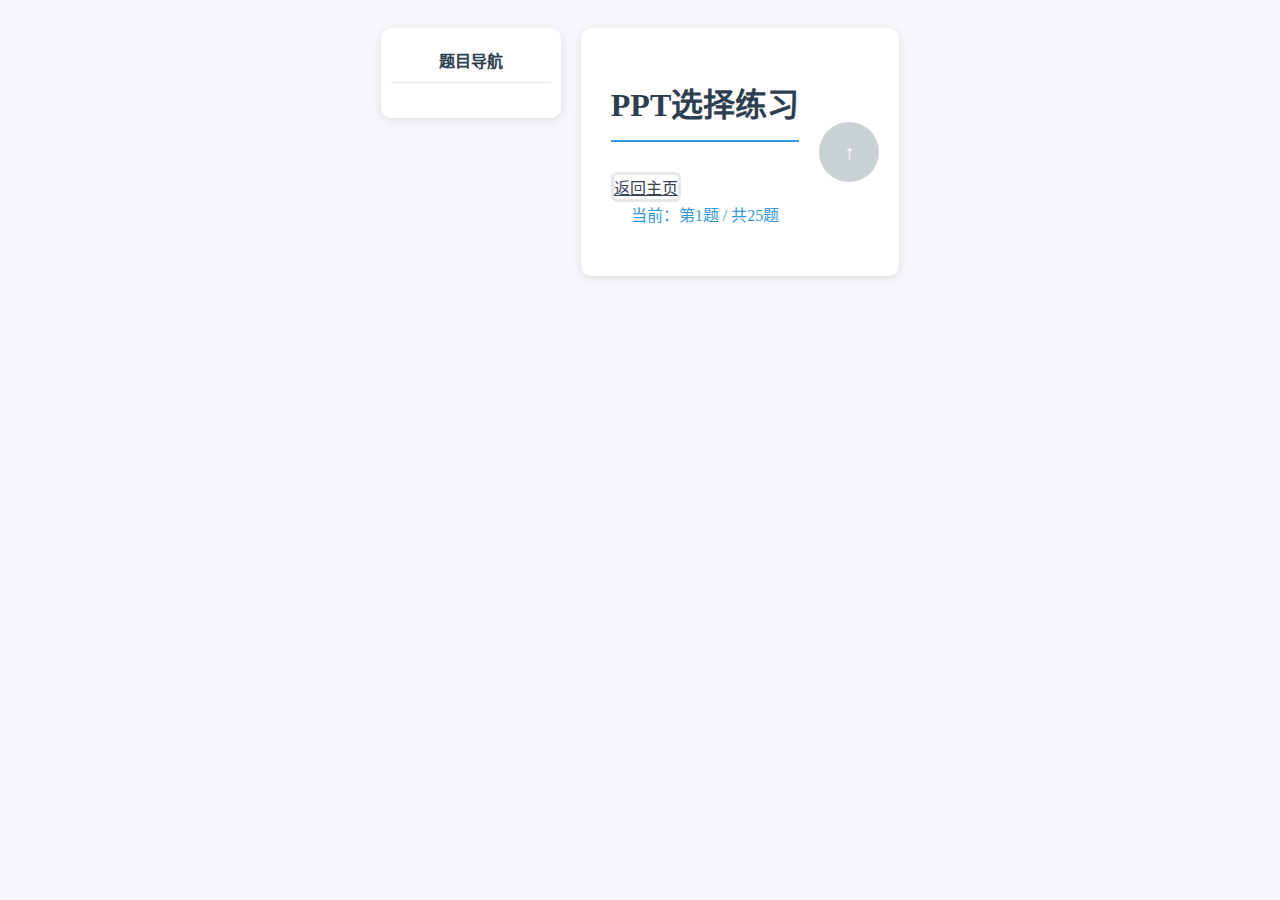
<file: choice_model.html>
<!DOCTYPE html>
<html lang="zh-CN">
<head>
    <meta charset="UTF-8">
    <meta name="viewport" content="width=device-width, initial-scale=1.0">
    <title>Ppt习题闯关系统</title>
    <link href="style.css" type="text/css" rel="stylesheet" />
</head>
<body>
    <!-- 新增：左侧题号导航栏 -->
    <div class="question-nav" id="questionNav">
        <div class="nav-title">题目导航</div>
        <div class="nav-list" id="navList">
            <!-- 题号将通过JS动态生成 -->
        </div>
    </div>
    <div class="container">
        <h1>PPT选择练习</h1>
        <a style="display: inline-block;align-items: center;justify-content: center;width: 80;height: 80;border: 3px solid #e5e7eb; border-radius: 6px;background-color: #ffffff; color: #374151;" href="index.html">返回主页</a>
        <!-- 答题进度提示 -->
        <div class="question-progress" id="questionProgress">当前：第1题 / 共25题</div>
        
        <!-- 题目列表：带图题目预留图片标签 -->
        <div class="question-list" id="questionList">
            

        
        </div>
        <!-- 下一题按钮（答题完成后显示） -->
        <button class="btn next-btn" id="nextBtn">进入下一题</button>

        <!-- 提交结果按钮（最后一题答题完成后显示） -->
        <button class="btn submit-btn" id="submitAllBtn" style="display: none;">提交所有答案并查看统计结果</button>

        <!-- 结果统计区域 -->
        <div class="result-container" id="resultContainer">
            <div class="result-title">闯关完成！答题统计</div>
            <div class="result-info" id="totalCount">总答题数：0题</div>
            <div class="result-info" id="correctCount">答对题数：0题</div>
            <div class="result-info" id="accuracyRate">正确率：0%</div>
        </div>

        <!-- 新增：右侧上下题按钮容器 -->
        <div class="btn-sidebar" id="btnSidebar">
            <button class="sidebar-btn prev-btn" id="prevBtn">↑</button>
            <button class="sidebar-btn next-btn" id="sidebarNextBtn">↓</button>
        </div>
    </div>

    <!-- 新增：自定义提示框（全局唯一） -->
    <div class="custom-tip" id="customTip">
        <div class="tip-title" id="tipTitle"></div>
        <div class="tip-content" id="tipContent"></div>
        <button class="tip-confirm" id="tipConfirm">确定</button>
    </div>
</body>
<script>
    // 全局变量
    let answerRecord = {
        total: 0, // 总题数
        correct: 0 // 答对题数
    };
    let currentQuestionIndex = 0; // 当前显示的题目索引（从0开始）
    let allQuestionCards = []; // 所有题目卡片集合
    let allNavItems = []; // 所有导航题号元素集合
    const customTip = document.getElementById('customTip'); // 自定义提示框实例
    const prevBtn = document.getElementById('prevBtn'); // 左侧上一题按钮
    const sidebarNextBtn = document.getElementById('sidebarNextBtn'); // 右侧下一题按钮

    // 页面加载完成后初始化功能
    window.onload = function() {
        // 1. 初始化变量，获取所有题目卡片
        allQuestionCards = Array.from(document.querySelectorAll('.question-card'));
        answerRecord.total = allQuestionCards.length;
        document.getElementById('totalCount').innerText = `总答题数：${answerRecord.total}题`;

        // 2. 动态生成左侧题号导航
        generateQuestionNav();

        // 3. 显示第一题，更新答题进度和导航激活状态
        showCurrentQuestion();

        // 4. 更新侧边按钮启用/禁用状态
        updateSidebarBtnStatus();

        // 5. 为所有单选选项绑定即时判断事件
        const allRadioInputs = document.querySelectorAll('input[type="radio"]');
        allRadioInputs.forEach(input => {
            input.addEventListener('change', function() {
                // 禁用当前题目的所有选项（防止重复选择）
                const currentQuestion = this.closest('.question-card');
                const currentRadioInputs = currentQuestion.querySelectorAll('input[type="radio"]');
                currentRadioInputs.forEach(radio => radio.disabled = true);

                // 获取当前题目相关数据
                const questionId = currentQuestion.getAttribute('data-question-id');
                const answerInfo = currentQuestion.querySelector('.answer-info');
                const correctAnswer = answerInfo.getAttribute('data-correct-answer');
                const userAnswer = this.value;
                const analysis = answerInfo.innerText;

                // 高亮显示正确/错误选项
                highlightOption(currentQuestion, correctAnswer, userAnswer);

                // 填充解析区域并显示
                const analysisContent = document.getElementById(`analysisContent${questionId}`);
                const analysisArea = document.getElementById(`analysis${questionId}`);
                analysisContent.innerText = analysis;
                analysisArea.style.display = 'block';

                // 答题结果判断，显示自定义提示框
                if (userAnswer === correctAnswer) {
                    currentQuestion.setAttribute('data-is-correct', 'true');
                    showCustomTip('correct', '回答正确！', '恭喜你，掌握了该知识点～');
                } else {
                    currentQuestion.setAttribute('data-is-correct', 'false');
                    showCustomTip('error', '回答错误', `正确答案是：${correctAnswer}，请仔细查看下方解析哦～`);
                }

                // 显示下一题按钮（最后一题显示提交按钮）
                if (currentQuestionIndex < answerRecord.total - 1) {
                    document.getElementById('nextBtn').style.display = 'block';
                } else {
                    document.getElementById('submitAllBtn').style.display = 'block';
                }
            });
        });

        // 6. 绑定自定义提示框确定按钮事件
        document.getElementById('tipConfirm').addEventListener('click', function() {
            customTip.style.display = 'none';
        });

        // 7. 绑定底部下一题按钮事件
        document.getElementById('nextBtn').addEventListener('click', function() {
            goToNextQuestion();
            // 隐藏下一题按钮
            this.style.display = 'none';
        });

        // 8. 绑定右侧侧边栏上下题按钮事件
        prevBtn.addEventListener('click', goToPrevQuestion);
        sidebarNextBtn.addEventListener('click', goToNextQuestion);

        // 9. 绑定提交按钮事件，统计最终结果
        document.getElementById('submitAllBtn').addEventListener('click', function() {
            // 重新统计答对题数
            answerRecord.correct = 0;
            allQuestionCards.forEach(card => {
                const isCorrect = card.getAttribute('data-is-correct');
                if (isCorrect === 'true') {
                    answerRecord.correct++;
                }
            });

            // 计算正确率（保留2位小数，避免除零错误）
            const accuracy = answerRecord.total > 0 
                ? ((answerRecord.correct / answerRecord.total) * 100).toFixed(2) 
                : '0.00';

            // 更新统计结果页面
            document.getElementById('correctCount').innerText = `答对题数：${answerRecord.correct}题`;
            document.getElementById('accuracyRate').innerText = `正确率：${accuracy}%`;

            // 显示统计区域
            document.getElementById('resultContainer').style.display = 'block';

            // 显示最终结果自定义提示框
            showCustomTip('correct', '闯关完成！', `总题数：${answerRecord.total}题\n答对题数：${answerRecord.correct}题\n正确率：${accuracy}%`);
        });
    };

    // 新增：动态生成左侧题号导航
    function generateQuestionNav() {
        const navList = document.getElementById('navList');
        navList.innerHTML = ''; // 清空原有内容

        for (let i = 0; i < allQuestionCards.length; i++) {
            const navItem = document.createElement('a');
            navItem.className = 'nav-item';
            navItem.dataset.index = i;
            navItem.innerText = i + 1;

            // 绑定题号点击跳转事件
            navItem.addEventListener('click', function() {
                const targetIndex = parseInt(this.dataset.index);
                goToSpecificQuestion(targetIndex);
            });

            navList.appendChild(navItem);
            allNavItems.push(navItem);
        }
    }

    // 新增：跳转到指定题号
    function goToSpecificQuestion(targetIndex) {
        if (targetIndex < 0 || targetIndex >= allQuestionCards.length) return;

        // 隐藏当前题
        allQuestionCards[currentQuestionIndex].classList.remove('active');
        allNavItems[currentQuestionIndex].classList.remove('active');

        // 更新当前索引
        currentQuestionIndex = targetIndex;

        // 显示目标题
        showCurrentQuestion();

        // 更新侧边按钮状态
        updateSidebarBtnStatus();
    }

    // 新增：跳转到上一题
    function goToPrevQuestion() {
        if (currentQuestionIndex > 0) {
            goToSpecificQuestion(currentQuestionIndex - 1);
        }
    }

    // 新增：跳转到下一题
    function goToNextQuestion() {
        if (currentQuestionIndex < allQuestionCards.length - 1) {
            goToSpecificQuestion(currentQuestionIndex + 1);
            // 隐藏底部下一题按钮
            document.getElementById('nextBtn').style.display = 'none';
        }
    }

    // 新增：更新侧边按钮启用/禁用状态
    function updateSidebarBtnStatus() {
        // 上一题按钮：第一题禁用，其余启用
        if (currentQuestionIndex === 0) {
            prevBtn.classList.remove('enabled');
        } else {
            prevBtn.classList.add('enabled');
        }

        // 下一题按钮：最后一题禁用，其余启用
        if (currentQuestionIndex === allQuestionCards.length - 1) {
            sidebarNextBtn.classList.remove('enabled');
        } else {
            sidebarNextBtn.classList.add('enabled');
        }
    }

    // 辅助函数1：显示当前题目并更新进度、导航激活状态
    function showCurrentQuestion() {
        if (allQuestionCards[currentQuestionIndex] && allNavItems[currentQuestionIndex]) {
            // 激活当前题目
            allQuestionCards[currentQuestionIndex].classList.add('active');
            // 激活当前导航题号
            allNavItems[currentQuestionIndex].classList.add('active');
            // 更新答题进度提示
            document.getElementById('questionProgress').innerText = 
                `当前：第${currentQuestionIndex + 1}题 / 共${answerRecord.total}题`;
        }
    }

    // 辅助函数2：显示自定义提示框
    function showCustomTip(type, title, content) {
        const tipTitle = document.getElementById('tipTitle');
        const tipContent = document.getElementById('tipContent');

        // 重置提示框样式
        customTip.className = 'custom-tip';
        customTip.classList.add(`${type}-tip`);

        // 填充内容
        tipTitle.innerText = title;
        tipContent.innerText = content;

        // 显示提示框
        customTip.style.display = 'block';
    }

    // 辅助函数3：高亮显示正确/错误选项
    function highlightOption(questionCard, correctAnswer, userAnswer) {
        const optionItems = questionCard.querySelectorAll('.option-item');
        optionItems.forEach(item => {
            const input = item.querySelector('input');
            if (input.value === correctAnswer) {
                // 正确选项高亮
                item.classList.add('correct');
            } else if (input.value === userAnswer && userAnswer !== correctAnswer) {
                // 错误选项标记
                item.classList.add('incorrect');
            }
        });
    }
</script>
</html>
</file>
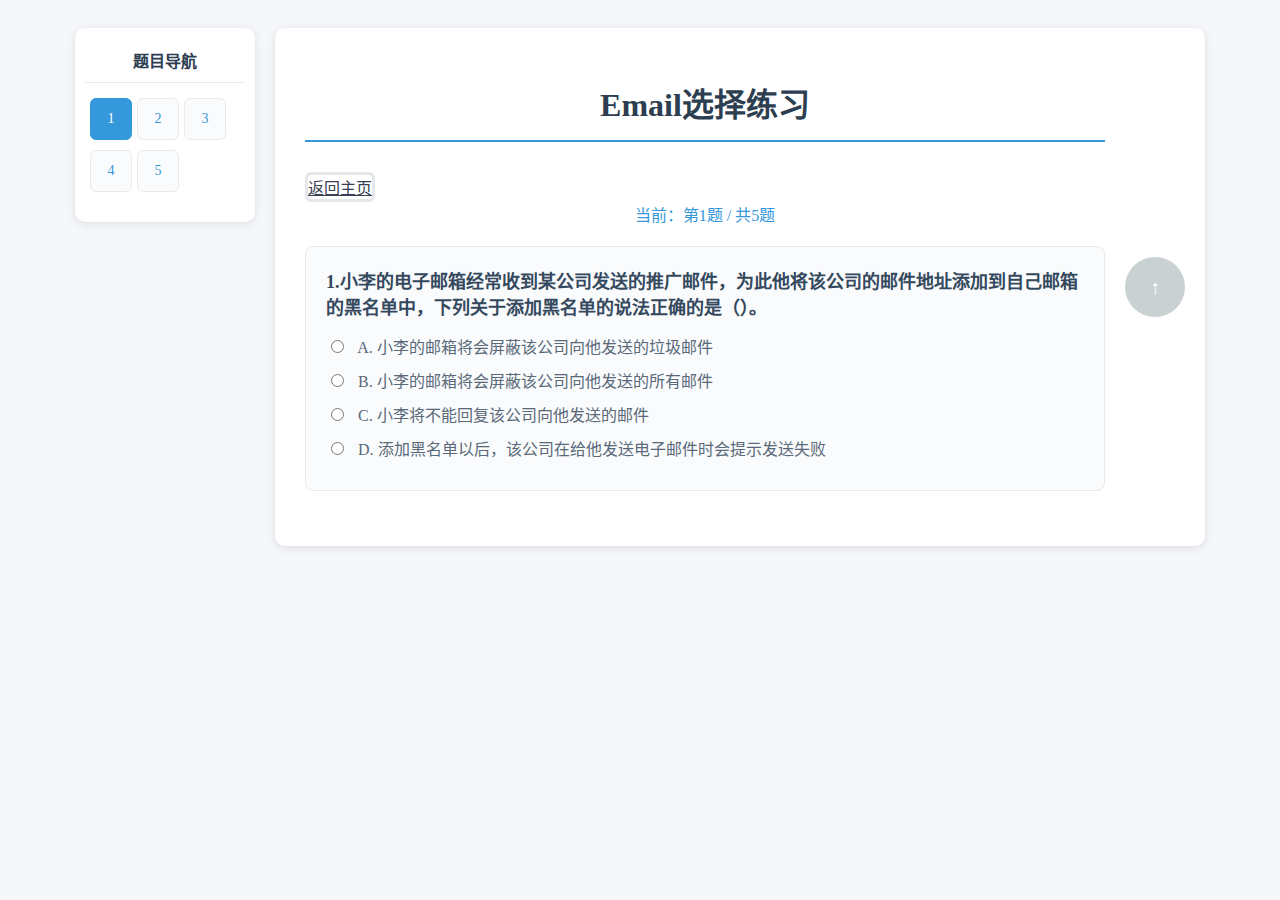
<file: email_choice.html>
<!DOCTYPE html>
<html lang="zh-CN">
<head>
    <meta charset="UTF-8">
    <meta name="viewport" content="width=device-width, initial-scale=1.0">
    <title>email习题闯关系统</title>
    <link href="style.css" type="text/css" rel="stylesheet" />
</head>
<body>
    <!-- 新增：左侧题号导航栏 -->
    <div class="question-nav" id="questionNav">
        <div class="nav-title">题目导航</div>
        <div class="nav-list" id="navList">
            <!-- 题号将通过JS动态生成 -->
        </div>
    </div>
    <div class="container">
        <h1>Email选择练习</h1>
        <a style="display: inline-block;align-items: center;justify-content: center;width: 80;height: 80;border: 3px solid #e5e7eb; border-radius: 6px;background-color: #ffffff; color: #374151;" href="index.html">返回主页</a>
        <!-- 答题进度提示 -->
        <div class="question-progress" id="questionProgress">当前：第1题 / 共25题</div>
        
        <!-- 题目列表：带图题目预留图片标签 -->
        <div class="question-list" id="questionList">
            <!-- 题目1 -->
            <div class="question-card" data-question-id="1">
                <div class="question-title">1.小李的电子邮箱经常收到某公司发送的推广邮件，为此他将该公司的邮件地址添加到自己邮箱的黑名单中，下列关于添加黑名单的说法正确的是（）。</div>
                <div class="option-item">
                    <input type="radio" name="q1" value="A" id="q1a">
                    <label for="q1a">A. 小李的邮箱将会屏蔽该公司向他发送的垃圾邮件</label>
                </div>
                <div class="option-item">
                    <input type="radio" name="q1" value="B" id="q1b">
                    <label for="q1b">B. 小李的邮箱将会屏蔽该公司向他发送的所有邮件</label>
                </div>
                <div class="option-item">
                    <input type="radio" name="q1" value="C" id="q1c">
                    <label for="q1c">C. 小李将不能回复该公司向他发送的邮件</label>
                </div>
                <div class="option-item">
                    <input type="radio" name="q1" value="D" id="q1d">
                    <label for="q1d">D. 添加黑名单以后，该公司在给他发送电子邮件时会提示发送失败</label>
                </div>
                <div class="answer-info" style="display: none;" data-correct-answer="B"> 
                    解析：1. A错误，邮箱黑名单的屏蔽规则是针对**发件人地址**的全量屏蔽，并非仅屏蔽标注为垃圾邮件的内容，只要是该发件人发送的邮件，都会被屏蔽，而非区分是否为垃圾邮件；
                        2. B正确，邮箱添加黑名单的核心功能是**对指定发件人地址进行全量拦截**，该发件人后续发送的所有邮件都会被邮箱系统自动拒收、屏蔽，不会进入收件箱，这是黑名单的核心规则；
                        3. C错误，添加黑名单是**接收端**的拦截操作，仅影响该公司向小李发送邮件的接收，不影响小李主动向该公司的邮箱地址发送/回复邮件，小李可正常编辑并发送邮件至该地址；
                        4. D错误，黑名单是小李邮箱的**本地/接收端设置**，发件方（该公司）发送邮件时，其邮件服务器会正常发送，不会收到发送失败的提示，仅小李的邮箱会在后台拦截该邮件，发件方无感知。
                </div>
                <!-- 新增：解析展示区域 -->
                <div class="analysis-area" id="analysis1">
                    <div class="analysis-title">答题解析</div>
                    <div class="analysis-content" id="analysisContent1"></div>
                </div>
            </div>
            <!-- 题目2 -->
            <div class="question-card" data-question-id="2">
                <div class="question-title">2.在发送电子邮件时，附件中不能添加的是（）。</div>
                <div class="option-item">
                    <input type="radio" name="q2" value="A" id="q2a">
                    <label for="q2a"><img src="images/email_choice_2_A.png" alt="" class="question-img-option"></label>
                </div>
                <div class="option-item">
                    <input type="radio" name="q2" value="B" id="q2b">
                    <label for="q2b"><img src="images/email_choice_2_B.png" alt="" class="question-img-option"></label>
                </div>
                <div class="option-item">
                    <input type="radio" name="q2" value="C" id="q2c">
                    <label for="q2c"><img src="images/email_choice_2_C.png" alt="" class="question-img-option"></label>
                </div>
                <div class="option-item">
                    <input type="radio" name="q2" value="D" id="q2d">
                    <label for="q2d"><img src="images/email_choice_2_D.png" alt="" class="question-img-option"></label>
                </div>
                <div class="answer-info" style="display: none;" data-correct-answer="D"> 
                    解析：1. A正确，压缩文件（.rar/.zip等）是电子邮件附件支持的常见文件格式，可将多个文件打包压缩后作为单个附件发送，节省传输空间且方便整理，无添加限制；
            2. B正确，视频文件（.wmv/.mp4/.avi等）属于常规的多媒体文件，电子邮箱均支持添加为附件（仅受附件大小上限限制），无格式上的添加限制；
            3. C正确，演示文稿文件（.pptx/.ppt等）是办公常用文件格式，是电子邮件附件的高频使用类型，所有主流邮箱均支持添加，无任何限制；
            4. D错误，电子邮箱的附件功能**仅支持添加具体的文件**，不支持直接添加文件夹。若需要发送文件夹内的内容，需先将文件夹进行压缩（生成.rar/.zip等压缩文件），再将压缩后的文件作为附件添加发送。
                </div>
                <!-- 新增：解析展示区域 -->
                <div class="analysis-area" id="analysis2">
                    <div class="analysis-title">答题解析</div>
                    <div class="analysis-content" id="analysisContent2"></div>
                </div>
            </div>
            <!-- 题目3 -->
            <div class="question-card" data-question-id="3">
                <div class="question-title">3.发送电子邮件时，成功发送的前提是必须知道对方的（）</div>
                <div class="option-item">
                    <input type="radio" name="q3" value="A" id="q3a">
                    <label for="q3a">A. 姓名</label>
                </div>
                <div class="option-item">
                    <input type="radio" name="q3" value="B" id="q3b">
                    <label for="q3b">B. 电子邮箱地址</label>
                </div>
                <div class="option-item">
                    <input type="radio" name="q3" value="C" id="q3c">
                    <label for="q3c">C. 手机号</label>
                </div>
                <div class="option-item">
                    <input type="radio" name="q3" value="D" id="q3d">
                    <label for="q3d">D. 家庭住址</label>
                </div>
                <div class="answer-info" style="display: none;" data-correct-answer="B"> 
                    解析：1. A错误，姓名是对收件人的身份标识，电子邮箱系统发送邮件时，无需验证或识别收件人姓名，仅填写姓名不会让邮件送达，姓名可填可不填，并非发送的必要条件；
            2. B正确，电子邮箱地址是收件人在网络中的**专属邮件标识**，相当于邮件的“收件地址”，邮件系统会根据填写的电子邮箱地址，将邮件准确投递到对应收件人的邮箱服务器，这是成功发送电子邮件的核心且唯一的必备前提；
            3. C错误，手机号与电子邮箱系统无直接关联，仅知道手机号无法完成邮件发送，即便部分邮箱支持手机号绑定，也需通过手机号匹配到对应的电子邮箱地址才能投递，手机号本身并非发送前提；
            4. D错误，家庭住址是现实中的物理地址，与网络中的电子邮件投递无关，邮件系统无法通过家庭住址定位到收件人的邮箱，因此家庭住址完全不是发送邮件的必要条件。
                </div>
                <!-- 新增：解析展示区域 -->
                <div class="analysis-area" id="analysis3">
                    <div class="analysis-title">答题解析</div>
                    <div class="analysis-content" id="analysisContent3"></div>
                </div>
            </div>
            <!-- 题目4 -->
            <div class="question-card" data-question-id="4">
                <div class="question-title">4.下列选项中，不属于电子邮箱安全使用做法的是（）</div>
                <div class="option-item">
                    <input type="radio" name="q4" value="A" id="q4a">
                    <label for="q4a">A. 定期更换密码</label>
                </div>
                <div class="option-item">
                    <input type="radio" name="q4" value="B" id="q4b">
                    <label for="q4b">B. 密码设置成简单的数字组合</label>
                </div>
                <div class="option-item">
                    <input type="radio" name="q4" value="C" id="q4c">
                    <label for="q4c">C. 不随意点击陌生邮件的链接</label>
                </div>
                <div class="option-item">
                    <input type="radio" name="q4" value="D" id="q4d">
                    <label for="q4d">D. 不向他人泄露邮箱密码</label>
                </div>
                <div class="answer-info" style="display: none;" data-correct-answer="B"> 
                    解析：1. A正确，定期更换邮箱密码是重要的安全防护做法，能有效降低密码被破解、盗用后长期被非法使用的风险，提升邮箱账户安全性；
            2. B错误，将密码设置成简单的数字组合（如123456、666666等），极易被黑客通过暴力破解、字典攻击等方式获取，会大幅降低邮箱账户的安全等级，属于邮箱使用的不安全操作，而非安全做法；
            3. C正确，陌生邮件中的链接可能指向钓鱼网站、病毒木马下载页面，随意点击会导致邮箱账户信息被盗、电脑被植入病毒，不随意点击是防范网络诈骗和病毒攻击的关键安全做法；
            4. D正确，邮箱密码是账户的核心登录凭证，向他人泄露密码会直接导致账户失去安全保护，被他人随意登录、查看邮件内容甚至篡改信息，不泄露密码是邮箱安全使用的基础要求。
                </div>
                <!-- 新增：解析展示区域 -->
                <div class="analysis-area" id="analysis4">
                    <div class="analysis-title">答题解析</div>
                    <div class="analysis-content" id="analysisContent4"></div>
                </div>
            </div>
            <!-- 题目5 -->
            <div class="question-card" data-question-id="5">
                <div class="question-title">5.当收到陌生的中奖、领奖类电子邮件时，正确的做法是（）</div>
                <div class="option-item">
                    <input type="radio" name="q5" value="A" id="q5a">
                    <label for="q5a">A. 立即点击邮件内的链接填写个人信息</label>
                </div>
                <div class="option-item">
                    <input type="radio" name="q5" value="B" id="q5b">
                    <label for="q5b">B. 回复邮件询问具体领奖方式</label>
                </div>
                <div class="option-item">
                    <input type="radio" name="q5" value="C" id="q5c">
                    <label for="q5c">C. 直接删除，不予理会</label>
                </div>
                <div class="option-item">
                    <input type="radio" name="q5" value="D" id="q5d">
                    <label for="q5d">D. 转发给同学一起查看</label>
                </div>
                <div class="answer-info" style="display: none;" data-correct-answer="C"> 
                    解析：1. A错误，陌生中奖领奖邮件内的链接多为钓鱼网站，点击填写个人信息（身份证、银行卡、手机号等）会导致信息被盗取，进而引发财产损失、个人信息泄露等风险，是典型的被骗操作；
            2. B错误，回复该类邮件会向诈骗分子确认此邮箱为有效使用地址，后续会收到更多诈骗信息，甚至被诈骗分子针对性跟进诈骗，大幅增加被骗概率；
            3. C正确，陌生的无门槛中奖、领奖类电子邮件均为网络诈骗手段，不存在凭空的陌生中奖福利，直接删除、不予理会是从根源规避诈骗风险，保护个人信息和财产安全的正确做法；
            4. D错误，将诈骗邮件转发给同学，会让身边人接触到诈骗信息，增加他人的被骗可能，同时造成诈骗信息的传播，是不可取的行为。
                </div>
                <!-- 新增：解析展示区域 -->
                <div class="analysis-area" id="analysis5">
                    <div class="analysis-title">答题解析</div>
                    <div class="analysis-content" id="analysisContent5"></div>
                </div>
            </div>
        
        </div>
        <!-- 下一题按钮（答题完成后显示） -->
        <button class="btn next-btn" id="nextBtn">进入下一题</button>

        <!-- 提交结果按钮（最后一题答题完成后显示） -->
        <button class="btn submit-btn" id="submitAllBtn" style="display: none;">提交所有答案并查看统计结果</button>

        <!-- 结果统计区域 -->
        <div class="result-container" id="resultContainer">
            <div class="result-title">闯关完成！答题统计</div>
            <div class="result-info" id="totalCount">总答题数：0题</div>
            <div class="result-info" id="correctCount">答对题数：0题</div>
            <div class="result-info" id="accuracyRate">正确率：0%</div>
        </div>

        <!-- 新增：右侧上下题按钮容器 -->
        <div class="btn-sidebar" id="btnSidebar">
            <button class="sidebar-btn prev-btn" id="prevBtn">↑</button>
            <button class="sidebar-btn next-btn" id="sidebarNextBtn">↓</button>
        </div>
    </div>

    <!-- 新增：自定义提示框（全局唯一） -->
    <div class="custom-tip" id="customTip">
        <div class="tip-title" id="tipTitle"></div>
        <div class="tip-content" id="tipContent"></div>
        <button class="tip-confirm" id="tipConfirm">确定</button>
    </div>
</body>
<script>
    // 全局变量
    let answerRecord = {
        total: 0, // 总题数
        correct: 0 // 答对题数
    };
    let currentQuestionIndex = 0; // 当前显示的题目索引（从0开始）
    let allQuestionCards = []; // 所有题目卡片集合
    let allNavItems = []; // 所有导航题号元素集合
    const customTip = document.getElementById('customTip'); // 自定义提示框实例
    const prevBtn = document.getElementById('prevBtn'); // 左侧上一题按钮
    const sidebarNextBtn = document.getElementById('sidebarNextBtn'); // 右侧下一题按钮

    // 页面加载完成后初始化功能
    window.onload = function() {
        // 1. 初始化变量，获取所有题目卡片
        allQuestionCards = Array.from(document.querySelectorAll('.question-card'));
        answerRecord.total = allQuestionCards.length;
        document.getElementById('totalCount').innerText = `总答题数：${answerRecord.total}题`;

        // 2. 动态生成左侧题号导航
        generateQuestionNav();

        // 3. 显示第一题，更新答题进度和导航激活状态
        showCurrentQuestion();

        // 4. 更新侧边按钮启用/禁用状态
        updateSidebarBtnStatus();

        // 5. 为所有单选选项绑定即时判断事件
        const allRadioInputs = document.querySelectorAll('input[type="radio"]');
        allRadioInputs.forEach(input => {
            input.addEventListener('change', function() {
                // 禁用当前题目的所有选项（防止重复选择）
                const currentQuestion = this.closest('.question-card');
                const currentRadioInputs = currentQuestion.querySelectorAll('input[type="radio"]');
                currentRadioInputs.forEach(radio => radio.disabled = true);

                // 获取当前题目相关数据
                const questionId = currentQuestion.getAttribute('data-question-id');
                const answerInfo = currentQuestion.querySelector('.answer-info');
                const correctAnswer = answerInfo.getAttribute('data-correct-answer');
                const userAnswer = this.value;
                const analysis = answerInfo.innerText;

                // 高亮显示正确/错误选项
                highlightOption(currentQuestion, correctAnswer, userAnswer);

                // 填充解析区域并显示
                const analysisContent = document.getElementById(`analysisContent${questionId}`);
                const analysisArea = document.getElementById(`analysis${questionId}`);
                analysisContent.innerText = analysis;
                analysisArea.style.display = 'block';

                // 答题结果判断，显示自定义提示框
                if (userAnswer === correctAnswer) {
                    currentQuestion.setAttribute('data-is-correct', 'true');
                    showCustomTip('correct', '回答正确！', '恭喜你，掌握了该知识点～');
                } else {
                    currentQuestion.setAttribute('data-is-correct', 'false');
                    showCustomTip('error', '回答错误', `正确答案是：${correctAnswer}，请仔细查看下方解析哦～`);
                }

                // 显示下一题按钮（最后一题显示提交按钮）
                if (currentQuestionIndex < answerRecord.total - 1) {
                    document.getElementById('nextBtn').style.display = 'block';
                } else {
                    document.getElementById('submitAllBtn').style.display = 'block';
                }
            });
        });

        // 6. 绑定自定义提示框确定按钮事件
        document.getElementById('tipConfirm').addEventListener('click', function() {
            customTip.style.display = 'none';
        });

        // 7. 绑定底部下一题按钮事件
        document.getElementById('nextBtn').addEventListener('click', function() {
            goToNextQuestion();
            // 隐藏下一题按钮
            this.style.display = 'none';
        });

        // 8. 绑定右侧侧边栏上下题按钮事件
        prevBtn.addEventListener('click', goToPrevQuestion);
        sidebarNextBtn.addEventListener('click', goToNextQuestion);

        // 9. 绑定提交按钮事件，统计最终结果
        document.getElementById('submitAllBtn').addEventListener('click', function() {
            // 重新统计答对题数
            answerRecord.correct = 0;
            allQuestionCards.forEach(card => {
                const isCorrect = card.getAttribute('data-is-correct');
                if (isCorrect === 'true') {
                    answerRecord.correct++;
                }
            });

            // 计算正确率（保留2位小数，避免除零错误）
            const accuracy = answerRecord.total > 0 
                ? ((answerRecord.correct / answerRecord.total) * 100).toFixed(2) 
                : '0.00';

            // 更新统计结果页面
            document.getElementById('correctCount').innerText = `答对题数：${answerRecord.correct}题`;
            document.getElementById('accuracyRate').innerText = `正确率：${accuracy}%`;

            // 显示统计区域
            document.getElementById('resultContainer').style.display = 'block';

            // 显示最终结果自定义提示框
            showCustomTip('correct', '闯关完成！', `总题数：${answerRecord.total}题\n答对题数：${answerRecord.correct}题\n正确率：${accuracy}%`);
        });
    };

    // 新增：动态生成左侧题号导航
    function generateQuestionNav() {
        const navList = document.getElementById('navList');
        navList.innerHTML = ''; // 清空原有内容

        for (let i = 0; i < allQuestionCards.length; i++) {
            const navItem = document.createElement('a');
            navItem.className = 'nav-item';
            navItem.dataset.index = i;
            navItem.innerText = i + 1;

            // 绑定题号点击跳转事件
            navItem.addEventListener('click', function() {
                const targetIndex = parseInt(this.dataset.index);
                goToSpecificQuestion(targetIndex);
            });

            navList.appendChild(navItem);
            allNavItems.push(navItem);
        }
    }

    // 新增：跳转到指定题号
    function goToSpecificQuestion(targetIndex) {
        if (targetIndex < 0 || targetIndex >= allQuestionCards.length) return;

        // 隐藏当前题
        allQuestionCards[currentQuestionIndex].classList.remove('active');
        allNavItems[currentQuestionIndex].classList.remove('active');

        // 更新当前索引
        currentQuestionIndex = targetIndex;

        // 显示目标题
        showCurrentQuestion();

        // 更新侧边按钮状态
        updateSidebarBtnStatus();
    }

    // 新增：跳转到上一题
    function goToPrevQuestion() {
        if (currentQuestionIndex > 0) {
            goToSpecificQuestion(currentQuestionIndex - 1);
        }
    }

    // 新增：跳转到下一题
    function goToNextQuestion() {
        if (currentQuestionIndex < allQuestionCards.length - 1) {
            goToSpecificQuestion(currentQuestionIndex + 1);
            // 隐藏底部下一题按钮
            document.getElementById('nextBtn').style.display = 'none';
        }
    }

    // 新增：更新侧边按钮启用/禁用状态
    function updateSidebarBtnStatus() {
        // 上一题按钮：第一题禁用，其余启用
        if (currentQuestionIndex === 0) {
            prevBtn.classList.remove('enabled');
        } else {
            prevBtn.classList.add('enabled');
        }

        // 下一题按钮：最后一题禁用，其余启用
        if (currentQuestionIndex === allQuestionCards.length - 1) {
            sidebarNextBtn.classList.remove('enabled');
        } else {
            sidebarNextBtn.classList.add('enabled');
        }
    }

    // 辅助函数1：显示当前题目并更新进度、导航激活状态
    function showCurrentQuestion() {
        if (allQuestionCards[currentQuestionIndex] && allNavItems[currentQuestionIndex]) {
            // 激活当前题目
            allQuestionCards[currentQuestionIndex].classList.add('active');
            // 激活当前导航题号
            allNavItems[currentQuestionIndex].classList.add('active');
            // 更新答题进度提示
            document.getElementById('questionProgress').innerText = 
                `当前：第${currentQuestionIndex + 1}题 / 共${answerRecord.total}题`;
        }
    }

    // 辅助函数2：显示自定义提示框
    function showCustomTip(type, title, content) {
        const tipTitle = document.getElementById('tipTitle');
        const tipContent = document.getElementById('tipContent');

        // 重置提示框样式
        customTip.className = 'custom-tip';
        customTip.classList.add(`${type}-tip`);

        // 填充内容
        tipTitle.innerText = title;
        tipContent.innerText = content;

        // 显示提示框
        customTip.style.display = 'block';
    }

    // 辅助函数3：高亮显示正确/错误选项
    function highlightOption(questionCard, correctAnswer, userAnswer) {
        const optionItems = questionCard.querySelectorAll('.option-item');
        optionItems.forEach(item => {
            const input = item.querySelector('input');
            if (input.value === correctAnswer) {
                // 正确选项高亮
                item.classList.add('correct');
            } else if (input.value === userAnswer && userAnswer !== correctAnswer) {
                // 错误选项标记
                item.classList.add('incorrect');
            }
        });
    }
</script>
</html>
</file>
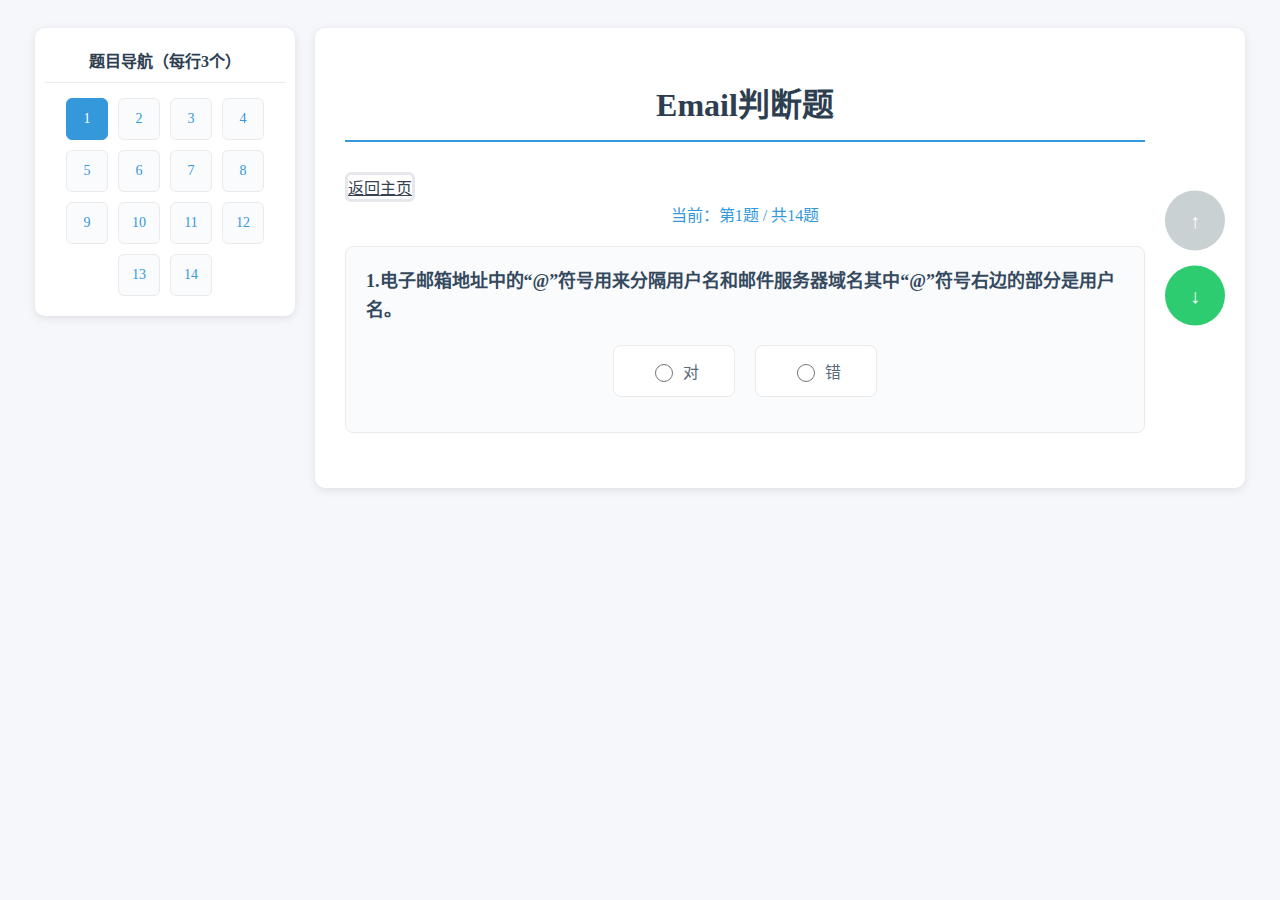
<file: email_judge.html>
<!DOCTYPE html>
<html lang="zh-CN">
<head>
    <meta charset="UTF-8">
    <meta name="viewport" content="width=device-width, initial-scale=1.0">
    <title>Email判断题</title>
    <link href="panduanstyle.css" type="text/css" rel="stylesheet"/>
</head>
<body>
    <!-- 左侧题号导航（每行3个） -->
    <div class="question-nav" id="questionNav">
        <div class="nav-title">题目导航（每行3个）</div>
        <div class="nav-list" id="navList"></div>
    </div>

    <!-- 中间答题容器 -->
    <div class="container">
        <h1>Email判断题</h1>
        <a style="display: inline-block;align-items: center;justify-content: center;width: 80;height: 80;border: 3px solid #e5e7eb; border-radius: 6px;background-color: #ffffff; color: #374151;" href="index.html">返回主页</a>
        <!-- 答题进度 -->
        <div class="question-progress" id="questionProgress">当前：第1题 / 共15题</div>
        
        <!-- 判断题列表 -->
        <div class="question-list" id="questionList">
            <!-- 题目1 -->
            <div class="question-card" data-question-id="1">
                <div class="question-title">1.电子邮箱地址中的“@”符号用来分隔用户名和邮件服务器域名其中“@”符号右边的部分是用户名。</div>
                <div class="judge-options">
                    <div class="judge-item"><input type="radio" name="q1" value="对" id="q1a"><label for="q1a">对</label></div>
                    <div class="judge-item"><input type="radio" name="q1" value="错" id="q1b"><label for="q1b">错</label></div>
                </div>
                <div class="answer-info" style="display:none;" data-correct-answer="错">电子邮箱地址中“@”符号左边是用户名右边是邮件服务器域名如“example@mail.com”中“example”为用户名“mail.com”为邮件服务器域名。</div>
                <div class="analysis-area" id="analysis1">
                    <div class="analysis-title">答题解析</div>
                    <div class="analysis-content" id="analysisContent1"></div>
                </div>
            </div>
            <!-- 题目2 -->
            <div class="question-card" data-question-id="2">
                <div class="question-title">2.编写电子邮件时在收信人地址栏中填写多个邮箱地址各邮箱地址之间使用“：”分割就可以将该邮件同时发送给多人。</div>
                <div class="judge-options">
                    <div class="judge-item"><input type="radio" name="q2" value="对" id="q2a"><label for="q2a">对</label></div>
                    <div class="judge-item"><input type="radio" name="q2" value="错" id="q2b"><label for="q2b">错</label></div>
                </div>
                <div class="answer-info" style="display:none;" data-correct-answer="错">编写电子邮件时在收信人地址栏填写多个邮箱地址一般用逗号（,）或分号（;）分割并非冒号（:）才能将邮件同时发给多人。</div>
                <div class="analysis-area" id="analysis2">
                    <div class="analysis-title">答题解析</div>
                    <div class="analysis-content" id="analysisContent2"></div>
                </div>
            </div>
            <!-- 题目3 -->
            <div class="question-card" data-question-id="3">
                <div class="question-title">3.李文浩在QQ邮箱网站“https://mail.qq.com”上以用户名“liwenhao”注册电子邮箱注册成功后电子邮箱的地址是：liwenhao@mail.qq.com。</div>
                <div class="judge-options">
                    <div class="judge-item"><input type="radio" name="q3" value="对" id="q3a"><label for="q3a">对</label></div>
                    <div class="judge-item"><input type="radio" name="q3" value="错" id="q3b"><label for="q3b">错</label></div>
                </div>
                <div class="answer-info" style="display:none;" data-correct-answer="对">在QQ邮箱网站“https://mail.qq.com”以用户名“liwenhao”注册按照电子邮箱地址的构成规则即用户名@邮件服务器域名注册成功后的邮箱地址就是liwenhao@mail.qq.com。</div>
                <div class="analysis-area" id="analysis3">
                    <div class="analysis-title">答题解析</div>
                    <div class="analysis-content" id="analysisContent3"></div>
                </div>
            </div>
            <!-- 题目4 -->
            <div class="question-card" data-question-id="4">
                <div class="question-title">4.如图所示的电子邮件发送界面接收此邮件的邮箱有2个。</div>
                <img src="images/email_judge_17.png" style="width: 260px;" />
                <div class="judge-options">
                    <div class="judge-item"><input type="radio" name="q4" value="对" id="q4a"><label for="q4a">对</label></div>
                    <div class="judge-item"><input type="radio" name="q4" value="错" id="q4b"><label for="q4b">错</label></div>
                </div>
                <div class="answer-info" style="display:none;" data-correct-answer="错">邮件的收件人栏有2个邮箱地址抄送栏、密送栏各有1个邮箱地址；收件人、抄送、密送中的邮箱地址均能收到该邮件总计4个并非2个,因此该说法错误。</div>
                <div class="analysis-area" id="analysis4">
                    <div class="analysis-title">答题解析</div>
                    <div class="analysis-content" id="analysisContent4"></div>
                </div>
            </div>
            <!-- 题目5 -->
            <div class="question-card" data-question-id="5">
                <div class="question-title">5.只能给和自己相同邮件服务器的邮箱地址发送电子邮件。</div>
                <div class="judge-options">
                    <div class="judge-item"><input type="radio" name="q5" value="对" id="q5a"><label for="q5a">对</label></div>
                    <div class="judge-item"><input type="radio" name="q5" value="错" id="q5b"><label for="q5b">错</label></div>
                </div>
                <div class="answer-info" style="display:none;" data-correct-answer="错">电子邮件系统设计上支持跨邮件服务器发送邮件。不同邮件服务器遵循统一的邮件传输协议如SMTP（简单邮件传输协议）用于发送邮件POP3或IMAP用于接收邮件。通过这些标准协议无论发件人和收件人的邮箱属于哪个邮件服务器只要网络连通且服务器配置正确都能实现邮件的正常发送与接收。例如使用QQ邮箱可以给Gmail邮箱发送邮件。</div>
                <div class="analysis-area" id="analysis5">
                    <div class="analysis-title">答题解析</div>
                    <div class="analysis-content" id="analysisContent5"></div>
                </div>
            </div>
            <!-- 题目6 -->
            <div class="question-card" data-question-id="6">
                <div class="question-title">6.只有在同一个网站上注册的电子邮箱才能互相发送和接收邮件。</div>
                <div class="judge-options">
                    <div class="judge-item"><input type="radio" name="q6" value="对" id="q6a"><label for="q6a">对</label></div>
                    <div class="judge-item"><input type="radio" name="q6" value="错" id="q6b"><label for="q6b">错</label></div>
                </div>
                <div class="answer-info" style="display:none;" data-correct-answer="错">互联网中的邮件系统基于通用的邮件传输协议运行像SMTP简单邮件传输协议负责邮件发送POP3、IMAP负责邮件接收。无论电子邮箱在哪个网站注册只要这些网站的邮件服务器遵循这些标准协议就能实现相互间的邮件发送与接收。比如在网易注册的163邮箱能与腾讯的QQ邮箱互发邮件。</div>
                <div class="analysis-area" id="analysis6">
                    <div class="analysis-title">答题解析</div>
                    <div class="analysis-content" id="analysisContent6"></div>
                </div>
            </div>
            <!-- 题目7 -->
            <div class="question-card" data-question-id="7">
                <div class="question-title">7.如图所示该电子邮箱中的未读邮件有20封。</div>
                <img src="images/email_judge_7.png" />
                <div class="judge-options">
                    <div class="judge-item"><input type="radio" name="q7" value="对" id="q7a"><label for="q7a">对</label></div>
                    <div class="judge-item"><input type="radio" name="q7" value="错" id="q7b"><label for="q7b">错</label></div>
                </div>
                <div class="answer-info" style="display:none;" data-correct-answer="错">从图中可以看出收件箱内有15封邮件未读。</div>
                <div class="analysis-area" id="analysis7">
                    <div class="analysis-title">答题解析</div>
                    <div class="analysis-content" id="analysisContent7"></div>
                </div>
            </div>
            <!-- 题目8 -->
            <div class="question-card" data-question-id="8">
                <div class="question-title">8.不同邮件服务器之间不能相互发送电子邮件。</div>
                <div class="judge-options">
                    <div class="judge-item"><input type="radio" name="q8" value="对" id="q8a"><label for="q8a">对</label></div>
                    <div class="judge-item"><input type="radio" name="q8" value="错" id="q8b"><label for="q8b">错</label></div>
                </div>
                <div class="answer-info" style="display:none;" data-correct-answer="错">不同邮件服务器之间是能够相互发送电子邮件的。这得益于标准化的邮件传输协议如SMTP简单邮件传输协议。SMTP定义了邮件发送的规则和方式使得各个邮件服务器之间可以准确地传递邮件信息。当一封邮件从一个服务器发出它会依据收件人邮箱地址中的域名通过DNS域名系统查找对应的目标邮件服务器地址然后按照SMTP协议将邮件发送过去实现跨服务器的邮件传输。</div>
                <div class="analysis-area" id="analysis8">
                    <div class="analysis-title">答题解析</div>
                    <div class="analysis-content" id="analysisContent8"></div>
                </div>
            </div>
            <!-- 题目9 -->
            <div class="question-card" data-question-id="9">
                <div class="question-title">9.编写邮件时为了使邮件能在预定的时间自动发送给对方可以使用邮箱的定时发送功能。</div>
                <div class="judge-options">
                    <div class="judge-item"><input type="radio" name="q9" value="对" id="q9a"><label for="q9a">对</label></div>
                    <div class="judge-item"><input type="radio" name="q9" value="错" id="q9b"><label for="q9b">错</label></div>
                </div>
                <div class="answer-info" style="display:none;" data-correct-answer="对">现在多数邮箱都具备定时发送功能。用户在编写邮件时设定好具体的发送时间邮箱系统就会在该时间将邮件自动发送出去。这方便了用户提前准备邮件并按照特定时间安排投递例如提前准备商务邮件在工作日上班时间准时发送无需用户在发送时刻亲自操作。</div>
                <div class="analysis-area" id="analysis9">
                    <div class="analysis-title">答题解析</div>
                    <div class="analysis-content" id="analysisContent9"></div>
                </div>
            </div>
            <!-- 题目10 -->
            <div class="question-card" data-question-id="10">
                <div class="question-title">10.只要邮箱地址正确不同邮箱服务器之间的邮箱也可以相互发送电子邮件。如163邮箱的用户可以给QQ邮箱用户发送邮件。</div>
                <div class="judge-options">
                    <div class="judge-item"><input type="radio" name="q10" value="对" id="q10a"><label for="q10a">对</label></div>
                    <div class="judge-item"><input type="radio" name="q10" value="错" id="q10b"><label for="q10b">错</label></div>
                </div>
                <div class="answer-info" style="display:none;" data-correct-answer="对">互联网的邮件系统构建在通用协议基础上像SMTP用于发送邮件POP3和IMAP用于接收邮件。只要邮箱地址准确无误无论发件方与收件方隶属于不同的邮件服务器邮件都能正常传递。163邮箱和QQ邮箱的服务器均遵循这些标准协议所以163邮箱用户能顺利给QQ邮箱用户发送邮件。</div>
                <div class="analysis-area" id="analysis10">
                    <div class="analysis-title">答题解析</div>
                    <div class="analysis-content" id="analysisContent10"></div>
                </div>
            </div>
            <!-- 题目11 -->
            <div class="question-card" data-question-id="11">
                <div class="question-title">11.可以将文件夹压缩后作为电子邮件附件发送。</div>
                <div class="judge-options">
                    <div class="judge-item"><input type="radio" name="q11" value="对" id="q11a"><label for="q11a">对</label></div>
                    <div class="judge-item"><input type="radio" name="q11" value="错" id="q11b"><label for="q11b">错</label></div>
                </div>
                <div class="answer-info" style="display:none;" data-correct-answer="对">大多数邮件客户端都支持以附件形式发送文件而将文件夹压缩成压缩包（如常见的.zip或.rar格式）后它就变成了一个文件从而能够作为电子邮件的附件进行发送。这样方便一次性传输多个文件或整个文件夹内容给收件人。</div>
                <div class="analysis-area" id="analysis11">
                    <div class="analysis-title">答题解析</div>
                    <div class="analysis-content" id="analysisContent11"></div>
                </div>
            </div>
            <!-- 题目12 -->
            <div class="question-card" data-question-id="12">
                <div class="question-title">12.使用电子邮件发送附件时只要没有超过附件容量附件的数量没有限制。</div>
                <div class="judge-options">
                    <div class="judge-item"><input type="radio" name="q12" value="对" id="q12a"><label for="q12a">对</label></div>
                    <div class="judge-item"><input type="radio" name="q12" value="错" id="q12b"><label for="q12b">错</label></div>
                </div>
                <div class="answer-info" style="display:none;" data-correct-answer="错">虽然在使用电子邮件发送附件时通常会有附件总容量的限制但同时很多邮件系统也对附件的数量作出限制。这是出于服务器资源管理、传输效率以及安全性等多方面因素的考虑。例如部分邮件服务规定一次最多只能添加5-10个附件即使总容量未超限制超过规定数量也无法发送。</div>
                <div class="analysis-area" id="analysis12">
                    <div class="analysis-title">答题解析</div>
                    <div class="analysis-content" id="analysisContent12"></div>
                </div>
            </div>
            <!-- 题目13 -->
            <div class="question-card" data-question-id="13">
                <div class="question-title">13.在不同的网站上申请电子邮箱必须使用不同的用户名。</div>
                <div class="judge-options">
                    <div class="judge-item"><input type="radio" name="q13" value="对" id="q13a"><label for="q13a">对</label></div>
                    <div class="judge-item"><input type="radio" name="q13" value="错" id="q13b"><label for="q13b">错</label></div>
                </div>
                <div class="answer-info" style="display:none;" data-correct-answer="错">不同网站的电子邮箱系统相互独立用户名的使用规则由各网站自行设定。所以在不同网站申请电子邮箱时允许使用相同的用户名。例如你可以在网易邮箱和腾讯邮箱都使用“user123”作为用户名来注册因为它们的用户信息数据库是分开管理的。</div>
                <div class="analysis-area" id="analysis13">
                    <div class="analysis-title">答题解析</div>
                    <div class="analysis-content" id="analysisContent13"></div>
                </div>
            </div>
            <!-- 题目14 -->
            <div class="question-card" data-question-id="14">
                <div class="question-title">14.使用“定时发送”功能可以在设置的发送时间到达时提醒发件人发送电子邮件。</div>
                <div class="judge-options">
                    <div class="judge-item"><input type="radio" name="q14" value="对" id="q14a"><label for="q14a">对</label></div>
                    <div class="judge-item"><input type="radio" name="q14" value="错" id="q14b"><label for="q14b">错</label></div>
                </div>
                <div class="answer-info" style="display:none;" data-correct-answer="错">“定时发送”功能是指在用户设定的发送时间到达时邮箱系统自动将邮件发送出去而不是提醒发件人发送。用户提前撰写好邮件并设置定时发送到指定时间无需发件人手动操作邮件就会按设定被投递出去方便用户提前规划邮件发送时间。</div>
                <div class="analysis-area" id="analysis14">
                    <div class="analysis-title">答题解析</div>
                    <div class="analysis-content" id="analysisContent14"></div>
                </div>
            </div>


        </div>

        <!-- 底部按钮 -->
        <button class="btn next-btn-bottom" id="nextBtnBottom">进入下一题</button>
        <button class="btn submit-btn" id="submitAllBtn" style="display: none;">提交所有答案并查看统计结果</button>

        <!-- 结果统计区域 -->
        <div class="result-container" id="resultContainer">
            <div class="result-title">闯关完成！答题统计</div>
            <div class="result-info" id="totalCount">总答题数：0题</div>
            <div class="result-info" id="correctCount">答对题数：0题</div>
            <div class="result-info" id="accuracyRate">正确率：0%</div>
        </div>

        <!-- 右侧上下题按钮 -->
        <div class="btn-sidebar" id="btnSidebar">
            <button class="sidebar-btn prev-btn" id="prevBtn">↑</button>
            <button class="sidebar-btn next-btn" id="sidebarNextBtn">↓</button>
        </div>
    </div>

    <!-- 自定义提示框 -->
    <div class="custom-tip" id="customTip">
        <div class="tip-title" id="tipTitle"></div>
        <div class="tip-content" id="tipContent"></div>
        <button class="tip-confirm" id="tipConfirm">确定</button>
    </div>

    <script>
        // 全局变量
        let answerRecord = { total: 0, correct: 0 };
        let currentQuestionIndex = 0;
        let allQuestionCards = [];
        let allNavItems = [];
        const customTip = document.getElementById('customTip');
        const prevBtn = document.getElementById('prevBtn');
        const sidebarNextBtn = document.getElementById('sidebarNextBtn');
        const nextBtnBottom = document.getElementById('nextBtnBottom');

        // 页面加载完成初始化
        window.onload = function() {
            // 1. 初始化题目数据
            allQuestionCards = Array.from(document.querySelectorAll('.question-card'));
            answerRecord.total = allQuestionCards.length;
            document.getElementById('totalCount').innerText = `总答题数：${answerRecord.total}题`;

            // 2. 动态生成左侧题号导航（每行3个）
            generateQuestionNav();

            // 3. 显示第一题，更新状态
            showCurrentQuestion();

            // 4. 更新侧边按钮状态
            updateSidebarBtnStatus();

            // 5. 绑定判断题选项点击事件
            bindJudgeOptionEvents();

            // 6. 绑定提示框确定按钮
            document.getElementById('tipConfirm').addEventListener('click', () => {
                customTip.style.display = 'none';
            });

            // 7. 绑定底部下一题按钮
            nextBtnBottom.addEventListener('click', () => {
                goToNextQuestion();
                nextBtnBottom.style.display = 'none';
            });

            // 8. 绑定右侧上下题按钮
            prevBtn.addEventListener('click', goToPrevQuestion);
            sidebarNextBtn.addEventListener('click', () => {
                goToNextQuestion();
                nextBtnBottom.style.display = 'none';
            });

            // 9. 绑定提交按钮事件
            document.getElementById('submitAllBtn').addEventListener('click', submitResult);
        };

        // 生成左侧题号导航（每行3个）
        function generateQuestionNav() {
            const navList = document.getElementById('navList');
            navList.innerHTML = '';

            for (let i = 0; i < allQuestionCards.length; i++) {
                const navItem = document.createElement('a');
                navItem.className = 'nav-item';
                navItem.dataset.index = i;
                navItem.innerText = i + 1;

                // 绑定题号跳转事件
                navItem.addEventListener('click', () => {
                    goToSpecificQuestion(parseInt(navItem.dataset.index));
                });

                navList.appendChild(navItem);
                allNavItems.push(navItem);
            }
        }

        // 绑定判断题选项事件
        function bindJudgeOptionEvents() {
            const allRadioInputs = document.querySelectorAll('input[type="radio"]');
            allRadioInputs.forEach(input => {
                input.addEventListener('change', function() {
                    const currentQuestion = this.closest('.question-card');
                    const questionId = currentQuestion.getAttribute('data-question-id');
                    const answerInfo = currentQuestion.querySelector('.answer-info');
                    const correctAnswer = answerInfo.getAttribute('data-correct-answer');
                    const userAnswer = this.value;
                    const analysis = answerInfo.innerText;

                    // 禁用当前题所有选项
                    disableCurrentQuestionOptions(currentQuestion);

                    // 高亮对错选项
                    highlightJudgeOption(currentQuestion, correctAnswer, userAnswer);

                    // 显示解析
                    showAnalysis(questionId, analysis);

                    // 更新答题结果和题号样式
                    updateAnswerResult(currentQuestion, userAnswer === correctAnswer, questionId - 1);

                    // 显示提示框
                    showTip(userAnswer === correctAnswer, correctAnswer);

                    // 显示底部按钮（最后一题显示提交）
                    if (currentQuestionIndex < allQuestionCards.length - 1) {
                        nextBtnBottom.style.display = 'block';
                    } else {
                        document.getElementById('submitAllBtn').style.display = 'block';
                    }
                });
            });
        }

        // 高亮判断题选项
        function highlightJudgeOption(questionCard, correctAnswer, userAnswer) {
            const judgeItems = questionCard.querySelectorAll('.judge-item');
            judgeItems.forEach(item => {
                const input = item.querySelector('input');
                if (input.value === correctAnswer) {
                    item.classList.add('correct');
                } else if (input.value === userAnswer && userAnswer !== correctAnswer) {
                    item.classList.add('incorrect');
                }
            });
        }

        // 显示解析
        function showAnalysis(questionId, analysis) {
            const analysisContent = document.getElementById(`analysisContent${questionId}`);
            const analysisArea = document.getElementById(`analysis${questionId}`);
            analysisContent.innerText = analysis;
            analysisArea.style.display = 'block';
        }

        // 更新答题结果
        function updateAnswerResult(questionCard, isCorrect, index) {
            questionCard.setAttribute('data-is-correct', isCorrect);
            if (isCorrect) {
                allNavItems[index].classList.add('correct');
                allNavItems[index].classList.remove('incorrect');
            } else {
                allNavItems[index].classList.add('incorrect');
                allNavItems[index].classList.remove('correct');
            }
        }

        // 显示提示框
        function showTip(isCorrect, correctAnswer) {
            const tipTitle = document.getElementById('tipTitle');
            const tipContent = document.getElementById('tipContent');

            customTip.className = 'custom-tip';
            if (isCorrect) {
                customTip.classList.add('correct-tip');
                tipTitle.innerText = '回答正确！';
                tipContent.innerText = '恭喜你，掌握了该知识点～';
            } else {
                customTip.classList.add('error-tip');
                tipTitle.innerText = '回答错误';
                tipContent.innerText = `正确答案是：${correctAnswer}，请仔细查看下方解析哦～`;
            }
            customTip.style.display = 'block';
        }

        // 跳转到指定题目
        function goToSpecificQuestion(targetIndex) {
            if (targetIndex < 0 || targetIndex >= allQuestionCards.length) return;

            // 隐藏当前题
            allQuestionCards[currentQuestionIndex].classList.remove('active');
            allNavItems[currentQuestionIndex].classList.remove('active');

            // 更新当前索引
            currentQuestionIndex = targetIndex;

            // 显示目标题
            showCurrentQuestion();

            // 更新侧边按钮状态
            updateSidebarBtnStatus();

            // 隐藏底部下一题按钮
            nextBtnBottom.style.display = 'none';
        }

        // 跳转到上一题
        function goToPrevQuestion() {
            goToSpecificQuestion(currentQuestionIndex - 1);
        }

        // 跳转到下一题
        function goToNextQuestion() {
            goToSpecificQuestion(currentQuestionIndex + 1);
        }

        // 显示当前题目
        function showCurrentQuestion() {
            allQuestionCards[currentQuestionIndex].classList.add('active');
            allNavItems[currentQuestionIndex].classList.add('active');

            // 更新进度提示
            document.getElementById('questionProgress').innerText = 
                `当前：第${currentQuestionIndex + 1}题 / 共${answerRecord.total}题`;
        }

        // 更新侧边按钮状态
        function updateSidebarBtnStatus() {
            // 上一题按钮
            if (currentQuestionIndex === 0) {
                prevBtn.classList.remove('enabled');
            } else {
                prevBtn.classList.add('enabled');
            }

            // 下一题按钮
            if (currentQuestionIndex === allQuestionCards.length - 1) {
                sidebarNextBtn.classList.remove('enabled');
            } else {
                sidebarNextBtn.classList.add('enabled');
            }
        }

        // 禁用当前题选项
        function disableCurrentQuestionOptions(questionCard) {
            const radioInputs = questionCard.querySelectorAll('input[type="radio"]');
            radioInputs.forEach(radio => radio.disabled = true);
        }

        // 提交结果并统计
        function submitResult() {
            // 统计答对题数
            answerRecord.correct = 0;
            allQuestionCards.forEach(card => {
                if (card.getAttribute('data-is-correct') === 'true') {
                    answerRecord.correct++;
                }
            });

            // 计算正确率
            const accuracy = answerRecord.total > 0 
                ? ((answerRecord.correct / answerRecord.total) * 100).toFixed(2) 
                : '0.00';

            // 更新统计结果
            document.getElementById('correctCount').innerText = `答对题数：${answerRecord.correct}题`;
            document.getElementById('accuracyRate').innerText = `正确率：${accuracy}%`;
            document.getElementById('resultContainer').style.display = 'block';

            // 显示最终提示框
            showTip(true, '');
            document.getElementById('tipTitle').innerText = '闯关完成！';
            document.getElementById('tipContent').innerText = 
                `总题数：${answerRecord.total}题\n答对题数：${answerRecord.correct}题\n正确率：${accuracy}%`;
        }
    </script>
</body>
</html>
</file>
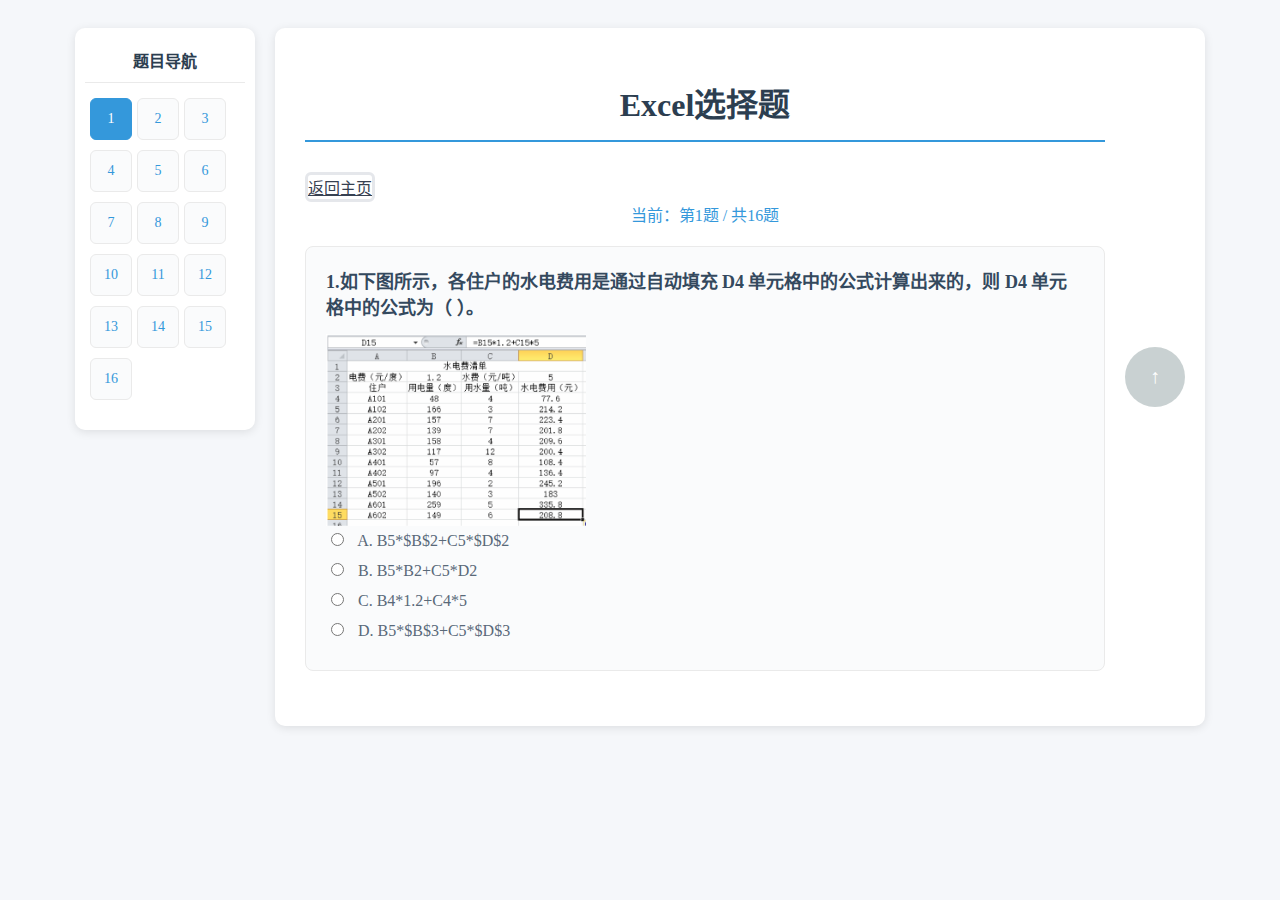
<file: excel_choice.html>
<!DOCTYPE html>
<html lang="zh-CN">
<head>
    <meta charset="UTF-8">
    <meta name="viewport" content="width=device-width, initial-scale=1.0">
    <title>Excel习题闯关系统</title>
    <link href="style.css" type="text/css" rel="stylesheet" />
</head>
<body>
    <!-- 新增：左侧题号导航栏 -->
    <div class="question-nav" id="questionNav">
        <div class="nav-title">题目导航</div>
        <div class="nav-list" id="navList">
            <!-- 题号将通过JS动态生成 -->
        </div>
    </div>
    <div class="container">
        <h1>Excel选择题</h1>
        <a style="display: inline-block;align-items: center;justify-content: center;width: 80;height: 80;border: 3px solid #e5e7eb; border-radius: 6px;background-color: #ffffff; color: #374151;" href="index.html">返回主页</a>
        <!-- 答题进度提示 -->
        <div class="question-progress" id="questionProgress">当前：第1题 / 共25题</div>
        
        <!-- 题目列表：带图题目预留图片标签 -->
        <div class="question-list" id="questionList">
            <!-- 题目1 -->
            <div class="question-card" data-question-id="1">
                <div class="question-title">1.如下图所示，各住户的水电费用是通过自动填充 D4 单元格中的公式计算出来的，则 D4 单元格中的公式为（ ）。</div>
                <img src="images/excel_choice_1.png" style="width: 260px;" />
                <div class="option-item">
                    <input type="radio" name="q1" value="A" id="q1a">
                    <label for="q1a">A. B5*$B$2+C5*$D$2</label>
                </div>
                <div class="option-item">
                    <input type="radio" name="q1" value="B" id="q1b">
                    <label for="q1b">B. B5*B2+C5*D2</label>
                </div>
                <div class="option-item">
                    <input type="radio" name="q1" value="C" id="q1c">
                    <label for="q1c">C. B4*1.2+C4*5</label>
                </div>
                <div class="option-item">
                    <input type="radio" name="q1" value="D" id="q1d">
                    <label for="q1d">D. B5*$B$3+C5*$D$3</label>
                </div>
                <div class="answer-info" style="display: none;" data-correct-answer="C"> 
                    解析：
                    由 D15 单元格公式“=B15*1.2+C15*5”可知，公式中直接使用数值 1.2、5，未使用单元格引用和绝对引用。
                    因此 D4 单元格公式应为：<strong>=B4*1.2+C4*5</strong>。
                </div>
                <div class="analysis-area" id="analysis1">
                    <div class="analysis-title">答案解读</div>
                    <div class="analysis-content" id="analysisContent1"></div>
                </div>
            </div>
            <!-- 题目2 -->
            <div class="question-card" data-question-id="2">
                <div class="question-title">2.在 Excel 2010 的 C2 单元格中，已有公式 “=(A2+B2)*$C1”，使用填充柄将公式填充到 F2 单元格，此时 F2 单元格中的公式为（ ）。</div>
                <div class="option-item">
                    <input type="radio" name="q2" value="A" id="q2a">
                    <label for="q2a">A. =(D2+E2)*$C1</label>
                </div>
                <div class="option-item">
                    <input type="radio" name="q2" value="B" id="q2b">
                    <label for="q2b">B. =(D2+E2)*$F1</label>
                </div>
                <div class="option-item">
                    <input type="radio" name="q2" value="C" id="q2c">
                    <label for="q2c">C. =(D2+E2)*F$1</label>
                </div>
                <div class="option-item">
                    <input type="radio" name="q2" value="D" id="q2d">
                    <label for="q2d">D. =(A2+B2)*$C1</label>
                </div>
                <div class="answer-info" style="display: none;" data-correct-answer="A"> 
                    解析：
                    向右填充时，A2→D2，B2→E2；$C1 列标前有$，列固定不变，仍为$C1。<br>
                    因此 F2 公式为 =(D2+E2)*$C1。
                </div>
                <div class="analysis-area" id="analysis2">
                    <div class="analysis-title">答案解读</div>
                    <div class="analysis-content" id="analysisContent2"></div>
                </div>
            </div>
            <!-- 题目3 -->
            <div class="question-card" data-question-id="3">
                <div class="question-title">3.在 Excel 工作表中，F2 单元格中的函数表达式是 “=MAX (B2:E2)”，将 F2 单元格的函数表达式利用填充柄填充到 F4 单元格后，F4 单元格的函数表达式为（ ）。</div>
                <img src="images/excel_choice_3.png" style="width: 260px;" />
                <div class="option-item">
                    <input type="radio" name="q3" value="A" id="q3a">
                    <label for="q3a">A. =MAX(B2:F4)</label>
                </div>
                <div class="option-item">
                    <input type="radio" name="q3" value="B" id="q3b">
                    <label for="q3b">B. =MAX(F2:F4)</label>
                </div>
                <div class="option-item">
                    <input type="radio" name="q3" value="C" id="q3c">
                    <label for="q3c">C. =MAX(B2:E2)</label>
                </div>
                <div class="option-item">
                    <input type="radio" name="q3" value="D" id="q3d">
                    <label for="q3d">D. =MAX(B4:E4)</label>
                </div>
                <div class="answer-info" style="display: none;" data-correct-answer="D"> 
                    解析：
                    相对引用向下填充时，行号会自动更新，B2:E2 变为 B4:E4，因此 F4 公式为 =MAX(B4:E4)。
                </div>
                <div class="analysis-area" id="analysis3">
                    <div class="analysis-title">答案解读</div>
                    <div class="analysis-content" id="analysisContent3"></div>
                </div>
            </div>
            <!-- 题目4 -->
            <div class="question-card" data-question-id="4">
                <div class="question-title">4.下图为某地某日整点气温检测图表，观察图表，以下说法错误的是（ ）。</div>
                <img src="images/excel_choice_4.png" style="width: 360px;" />
                <div class="option-item">
                    <input type="radio" name="q4" value="A" id="q4a">
                    <label for="q4a">A. 当日整点最高气温出现在 14:00</label>
                </div>
                <div class="option-item">
                    <input type="radio" name="q4" value="B" id="q4b">
                    <label for="q4b">B. 当日整点最低气温出现在 4:00</label>
                </div>
                <div class="option-item">
                    <input type="radio" name="q4" value="C" id="q4c">
                    <label for="q4c">C. 当日整点最大温差为 5.8 度</label>
                </div>
                <div class="option-item">
                    <input type="radio" name="q4" value="D" id="q4d">
                    <label for="q4d">D. 当日整点气温都达到 20 度以上</label>
                </div>
                <div class="answer-info" style="display: none;" data-correct-answer="D"> 
                    解析：
                    A 正确：最高气温 25.6℃ 出现在 14:00。<br>
                    B 正确：最低气温 19.8℃ 出现在 4:00。<br>
                    C 正确：最大温差 25.6 - 19.8 = 5.8℃。<br>
                    D 错误：4:00 气温为 19.8℃，低于 20℃。
                </div>
                <div class="analysis-area" id="analysis4">
                    <div class="analysis-title">答案解读</div>
                    <div class="analysis-content" id="analysisContent4"></div>
                </div>
            </div>
            <!-- 题目5 -->
            <div class="question-card" data-question-id="5">
                <div class="question-title">5.Excel 2010 中 A1 单元格的内容和格式如图所示，用填充柄将 A1 单元格填充到 E1 单元格，填充后的界面是（ ）。</div>
                <div class="option-item">
                    <input type="radio" name="q5" value="A" id="q5a">
                    <label for="q5a">A. <img src="images/excel_choice_5_a.png" style="width: 200px;"/></label>
                </div>
                <div class="option-item">
                    <input type="radio" name="q5" value="B" id="q5b">
                    <label for="q5b">B. <img src="images/excel_choice_5_b.png" style="width: 200px;"/></label>
                </div>
                <div class="option-item">
                    <input type="radio" name="q5" value="C" id="q5c">
                    <label for="q5c">C. <img src="images/excel_choice_5_c.png" style="width: 200px;"/></label>
                </div>
                <div class="option-item">
                    <input type="radio" name="q5" value="D" id="q5d">
                    <label for="q5d">D. <img src="images/excel_choice_5_d.png" style="width: 200px;"/></label>
                </div>
                <div class="answer-info" style="display: none;" data-correct-answer="A"> 
                    解析：A1 单元格中的 “子” 属于自定义序列（子、丑、寅、卯、辰……），向右填充时会按序列自动填充。
                    因此，从 A1 填充到 E1，单元格内容会依次变为：子 → 丑 → 寅 → 卯 → 辰，且单元格格式（黄色背景）会保持一致。
                    选项 A 和 C 的内容正确，但选项 C 的背景色不符合 Excel 默认填充效果。
                    故选项 A正确。
                </div>
                <div class="analysis-area" id="analysis5">
                    <div class="analysis-title">答案解读</div>
                    <div class="analysis-content" id="analysisContent5"></div>
                </div>
            </div>
            <!-- 题目6 -->
            <div class="question-card" data-question-id="6">
                <div class="question-title">6.在 Excel 数据处理过程中，以下公式的计算结果与公式 “=(A2+B2+C2)/3” 计算结果不相同的是（ ）。</div>
                <div class="option-item">
                    <input type="radio" name="q6" value="A" id="q6a">
                    <label for="q6a">A. =AVERAGE(A2:C2)</label>
                </div>
                <div class="option-item">
                    <input type="radio" name="q6" value="B" id="q6b">
                    <label for="q6b">B. =AVERAGE(A2,B2,C2)/3</label>
                </div>
                <div class="option-item">
                    <input type="radio" name="q6" value="C" id="q6c">
                    <label for="q6c">C. =SUM(A2:C2)/3</label>
                </div>
                <div class="option-item">
                    <input type="radio" name="q6" value="D" id="q6d">
                    <label for="q6d">D. =SUM(A2,B2,C2)/3</label>
                </div>
                <div class="answer-info" style="display: none;" data-correct-answer="B"> 
                    解析：
                    原式是求 A2、B2、C2 的平均值。<br>
                    A、C、D 均为正确求平均值的公式。<br>
                    B 先求平均再除以 3，结果是原式的 1/3，与原式不相等。
                </div>
                <div class="analysis-area" id="analysis6">
                    <div class="analysis-title">答案解读</div>
                    <div class="analysis-content" id="analysisContent6"></div>
                </div>
            </div>
            <!-- 题目7 -->
            <div class="question-card" data-question-id="7">
                <div class="question-title">7.在 Excel 中，选中图 1 中的数据，单击 “边框” 的下拉按钮，选择（ ）命令可以实现图 2 的边框设置效果。</div>
                <img src="images/excel_choice_7.png" style="width: 360px;" />
                <div class="option-item">
                    <input type="radio" name="q7" value="A" id="q7a">
                    <label for="q7a">A. 无框线</label>
                </div>
                <div class="option-item">
                    <input type="radio" name="q7" value="B" id="q7b">
                    <label for="q7b">B. 所有框线</label>
                </div>
                <div class="option-item">
                    <input type="radio" name="q7" value="C" id="q7c">
                    <label for="q7c">C. 下框线</label>
                </div>
                <div class="option-item">
                    <input type="radio" name="q7" value="D" id="q7d">
                    <label for="q7d">D. 外侧框线</label>
                </div>
                <div class="answer-info" style="display: none;" data-correct-answer="B"> 
                    解析：
                    图2中表格内外都有边框，需要选择“所有框线”才能实现这种效果。
                </div>
                <div class="analysis-area" id="analysis7">
                    <div class="analysis-title">答案解读</div>
                    <div class="analysis-content" id="analysisContent7"></div>
                </div>
            </div>
            <!-- 题目8 -->
            <div class="question-card" data-question-id="8">
                <div class="question-title">8.如图所示，在 Excel 2010 中将上图修饰成下图可以使用（ ）工具来实现。</div>
                <img src="images/excel_choice_8.png" style="width: 360px;" />
                <div class="option-item">
                    <input type="radio" name="q8" value="A" id="q8a">
                    <label for="q8a">A. <img src="images/excel_choice_8_a.png" /></label>
                </div>
                <div class="option-item">
                    <input type="radio" name="q8" value="B" id="q8b">
                    <label for="q8b">B. <img src="images/excel_choice_8_b.png"  /></label>
                </div>
                <div class="option-item">
                    <input type="radio" name="q8" value="C" id="q8c">
                    <label for="q8c">C. <img src="images/excel_choice_8_c.png"  /></label>
                </div>
                <div class="option-item">
                    <input type="radio" name="q8" value="D" id="q8d">
                    <label for="q8d">D. <img src="images/excel_choice_8_d.png" /></label>
                </div>
                <div class="answer-info" style="display: none;" data-correct-answer="A"> 
                    解析：
                    图中是给单元格设置了背景色，使用的是【填充颜色】工具。
                </div>
                <div class="analysis-area" id="analysis8">
                    <div class="analysis-title">答案解读</div>
                    <div class="analysis-content" id="analysisContent8"></div>
                </div>
            </div>
            <!-- 题目9 -->
            <div class="question-card" data-question-id="9">
                <div class="question-title">9.在 Excel 中新建一个工作表，在新建工作表的任一单元格中输入 “10/01”，按下 Enter 键后该单元格内容将显示为（ ）。</div>
                <div class="option-item">
                    <input type="radio" name="q9" value="A" id="q9a">
                    <label for="q9a">A. 10-01</label>
                </div>
                <div class="option-item">
                    <input type="radio" name="q9" value="B" id="q9b">
                    <label for="q9b">B. 10 月 1 日</label>
                </div>
                <div class="option-item">
                    <input type="radio" name="q9" value="C" id="q9c">
                    <label for="q9c">C. 10/1</label>
                </div>
                <div class="option-item">
                    <input type="radio" name="q9" value="D" id="q9d">
                    <label for="q9d">D. 10/01</label>
                </div>
                <div class="answer-info" style="display: none;" data-correct="B"> 
                    解析：
                    Excel 会自动把“10/01”识别为日期格式，显示为“10 月 1 日”。
                </div>
                <div class="analysis-area" id="analysis9">
                    <div class="analysis-title">答案解读</div>
                    <div class="analysis-content" id="analysisContent9"></div>
                </div>
            </div>
            <!-- 题目10 -->
            <div class="question-card" data-question-id="10">
                <div class="question-title">10.如下图所示，单元格区域 A2:A8 的数字格式为（ ）。</div>
                <img src="images/excel_choice_10.png" style="width: 360px;" />
                <div class="option-item">
                    <input type="radio" name="q10" value="A" id="q10a">
                    <label for="q10a">A. 文本</label>
                </div>
                <div class="option-item">
                    <input type="radio" name="q10" value="B" id="q10b">
                    <label for="q10b">B. 数值</label>
                </div>
                <div class="option-item">
                    <input type="radio" name="q10" value="C" id="q10c">
                    <label for="q10c">C. 科学记数</label>
                </div>
                <div class="option-item">
                    <input type="radio" name="q10" value="D" id="q10d">
                    <label for="q10d">D. 自定义</label>
                </div>
                <div class="answer-info" style="display: none;" data-correct-answer="A"> 
                    解析：
                    物资编码带有前导零，只有设置为**文本格式**才能完整保留，数值格式会自动去掉前导零；科学记数和自定义格式也不符合这类编码的常规设置。
                </div>
                <div class="analysis-area" id="analysis10">
                    <div class="analysis-title">答案解读</div>
                    <div class="analysis-content" id="analysisContent10"></div>
                </div>
            </div>
            <!-- 题目11 -->
            <div class="question-card" data-question-id="11">
                <div class="question-title">11.在 Excel 中，单元格不能输入的数据是（ ）。</div>
                <div class="option-item">
                    <input type="radio" name="q11" value="A" id="q11a">
                    <label for="q11a">A. 一段文字</label>
                </div>
                <div class="option-item">
                    <input type="radio" name="q11" value="B" id="q11b">
                    <label for="q11b">B. 一串数字</label>
                </div>
                <div class="option-item">
                    <input type="radio" name="q11" value="C" id="q11c">
                    <label for="q11c">C. 音频文件</label>
                </div>
                <div class="option-item">
                    <input type="radio" name="q11" value="D" id="q11d">
                    <label for="q11d">D. 出生日期</label>
                </div>
                <div class="answer-info" style="display: none;" data-correct-answer="C"> 
                    解析：
                    Excel 单元格可以输入文字、数字、日期等内容，但不能直接输入音频文件。
                </div>
                <div class="analysis-area" id="analysis11">
                    <div class="analysis-title">答案解读</div>
                    <div class="analysis-content" id="analysisContent11"></div>
                </div>
            </div>
            <!-- 题目12 -->
            <div class="question-card" data-question-id="12">
                <div class="question-title">12.在 Excel 2010 中，G3 单元格的公式如图所示，除了此公式还可以使用（ ），计算出来的结果相同。</div>
                <img src="images/excel_choice_12.png" style="width: 360px;" />
                <div class="option-item">
                    <input type="radio" name="q12" value="A" id="q12a">
                    <label for="q12a">A. =AVERAGE(B3:F3)</label>
                </div>
                <div class="option-item">
                    <input type="radio" name="q12" value="B" id="q12b">
                    <label for="q12b">B. =(B3+C3+D3+E3+F3) *5</label>
                </div>
                <div class="option-item">
                    <input type="radio" name="q12" value="C" id="q12c">
                    <label for="q12c">C. =D3+D4+D5+D6</label>
                </div>
                <div class="option-item">
                    <input type="radio" name="q12" value="D" id="q12d">
                    <label for="q12d">D. =B3+C3+D3+E3+F3</label>
                </div>
                <div class="answer-info" style="display: none;" data-correct-answer="A"> 
                    解析：
                    AVERAGE 函数是求平均值函数，=AVERAGE(B3:F3) 与原公式计算结果相同。
                </div>
                <div class="analysis-area" id="analysis12">
                    <div class="analysis-title">答案解读</div>
                    <div class="analysis-content" id="analysisContent12"></div>
                </div>
            </div>
            <!-- 题目13 -->
            <div class="question-card" data-question-id="13">
                <div class="question-title">13.在 Excel 工作表中，函数 “=MIN(45,16,32,15)” 的结果是（ ）。</div>
                <div class="option-item">
                    <input type="radio" name="q13" value="A" id="q13a">
                    <label for="q13a">A. 45</label>
                </div>
                <div class="option-item">
                    <input type="radio" name="q13" value="B" id="q13b">
                    <label for="q13b">B. 16</label>
                </div>
                <div class="option-item">
                    <input type="radio" name="q13" value="C" id="q13c">
                    <label for="q13c">C. 32</label>
                </div>
                <div class="option-item">
                    <input type="radio" name="q13" value="D" id="q13d">
                    <label for="q13d">D. 15</label>
                </div>
                <div class="answer-info" style="display: none;" data-correct-answer="D"> 
                    解析：
                    MIN 函数是求最小值函数，在 45、16、32、15 中最小值是 15。
                </div>
                <div class="analysis-area" id="analysis13">
                    <div class="analysis-title">答案解读</div>
                    <div class="analysis-content" id="analysisContent13"></div>
                </div>
            </div>
            <!-- 题目14 -->
            <div class="question-card" data-question-id="14">
                <div class="question-title">14.在 Excel 中，观察下列所示光标的状态和位置，此时拖动鼠标可完成数据填充的是（ ）。</div>
                <div class="option-item">
                    <input type="radio" name="q14" value="A" id="q14a">
                    <label for="q14a">A. <img src="images/excel_choice_14_a.png"/></label>
                </div>
                <div class="option-item">
                    <input type="radio" name="q14" value="B" id="q14b">
                    <label for="q14b">B.  <img src="images/excel_choice_14_b.png"/></label>
                </div>
                <div class="option-item">
                    <input type="radio" name="q14" value="C" id="q14c">
                    <label for="q14c">C.  <img src="images/excel_choice_14_c.png"/></label>
                </div>
                <div class="option-item">
                    <input type="radio" name="q14" value="D" id="q14d">
                    <label for="q14d">D.  <img src="images/excel_choice_14_d.png"/></label>
                </div>
                <div class="answer-info" style="display: none;" data-correct-answer="C"> 
                    解析：
                    只有当光标变成黑色十字“+”形，位于单元格右下角填充柄位置时，拖动才能完成数据填充。
                </div>
                <div class="analysis-area" id="analysis14">
                    <div class="analysis-title">答案解读</div>
                    <div class="analysis-content" id="analysisContent14"></div>
                </div>
            </div>
            <!-- 题目15 -->
            <div class="question-card" data-question-id="15">
                <div class="question-title">在 Excel 2010 中，要将图表从左图变成右图，可以执行的操作是（ ）。</div>
                <img src="images/excel_choice_15.png" alt="" style="width: 300px;">
                <div class="option-item">
                    <input type="radio" name="q15" value="A" id="q15a">
                    <label for="q15a">A. 将图表标题设为无</label>
                </div>
                <div class="option-item">
                    <input type="radio" name="q15" value="B" id="q15b">
                    <label for="q15b">B. 将图表图例设为无</label>
                </div>
                <div class="option-item">
                    <input type="radio" name="q15" value="C" id="q15c">
                    <label for="q15c">C. 将图表数据标签设为无</label>
                </div>
                <div class="option-item">
                    <input type="radio" name="q15" value="D" id="q15d">
                    <label for="q15d">D. 将图表网格线设为无</label>
                </div>
                <div class="answer-info" style="display: none;" data-correct-answer="C"> 
                    解析：
                    从图表变化可以看出，是去掉了显示在数据上的数值，即取消了**数据标签**。
                </div>
                <div class="analysis-area" id="analysis15">
                    <div class="analysis-title">答案解读</div>
                    <div class="analysis-content" id="analysisContent15"></div>
                </div>
            </div>
            <!-- 题目16 -->
            <div class="question-card" data-question-id="16">
                <div class="question-title">16.在 Excel 2010 中，使用 “<img src="images/excel_choice_16.png" alt="">” 工具不能复制单元格的（）。</div>
                <!-- 如需加图，在此处插入：<img src="images/question_16_text.png" alt="" class="question-img"> -->
                <div class="option-item">
                    <input type="radio" name="q16" value="A" id="q16a">
                    <label for="q16a">A.内容</label>
                </div>
                <div class="option-item">
                    <input type="radio" name="q16" value="B" id="q16b">
                    <label for="q16b">B.背景颜色</label>
                </div>
                <div class="option-item">
                    <input type="radio" name="q16" value="C" id="q16c">
                    <label for="q16c">C.字体样式</label>
                </div>
                <div class="option-item">
                    <input type="radio" name="q16" value="D" id="q16d">
                    <label for="q16d">D.边框</label>
                </div>
                <div class="answer-info" style="display: none;" data-correct-answer="A"> 
                    格式刷只能复制单元格的格式，不能复制单元格内容。
                </div>
                <!-- 新增：解析展示区域 -->
                <div class="analysis-area" id="analysis16">
                    <div class="analysis-title">答案解读</div>
                    <div class="analysis-content" id="analysisContent16"></div>
                </div>
            </div>

        </div>
        <!-- 下一题按钮（答题完成后显示） -->
        <button class="btn next-btn" id="nextBtn">进入下一题</button>

        <!-- 提交结果按钮（最后一题答题完成后显示） -->
        <button class="btn submit-btn" id="submitAllBtn" style="display: none;">提交所有答案并查看统计结果</button>

        <!-- 结果统计区域 -->
        <div class="result-container" id="resultContainer">
            <div class="result-title">闯关完成！答题统计</div>
            <div class="result-info" id="totalCount">总答题数：0题</div>
            <div class="result-info" id="correctCount">答对题数：0题</div>
            <div class="result-info" id="accuracyRate">正确率：0%</div>
        </div>

        <!-- 新增：右侧上下题按钮容器 -->
        <div class="btn-sidebar" id="btnSidebar">
            <button class="sidebar-btn prev-btn" id="prevBtn">↑</button>
            <button class="sidebar-btn next-btn" id="sidebarNextBtn">↓</button>
        </div>
    </div>

    <!-- 新增：自定义提示框（全局唯一） -->
    <div class="custom-tip" id="customTip">
        <div class="tip-title" id="tipTitle"></div>
        <div class="tip-content" id="tipContent"></div>
        <button class="tip-confirm" id="tipConfirm">确定</button>
    </div>
</body>
<script>
    // 全局变量
    let answerRecord = {
        total: 0, // 总题数
        correct: 0 // 答对题数
    };
    let currentQuestionIndex = 0; // 当前显示的题目索引（从0开始）
    let allQuestionCards = []; // 所有题目卡片集合
    let allNavItems = []; // 所有导航题号元素集合
    const customTip = document.getElementById('customTip'); // 自定义提示框实例
    const prevBtn = document.getElementById('prevBtn'); // 左侧上一题按钮
    const sidebarNextBtn = document.getElementById('sidebarNextBtn'); // 右侧下一题按钮

    // 页面加载完成后初始化功能
    window.onload = function() {
        // 1. 初始化变量，获取所有题目卡片
        allQuestionCards = Array.from(document.querySelectorAll('.question-card'));
        answerRecord.total = allQuestionCards.length;
        document.getElementById('totalCount').innerText = `总答题数：${answerRecord.total}题`;

        // 2. 动态生成左侧题号导航
        generateQuestionNav();

        // 3. 显示第一题，更新答题进度和导航激活状态
        showCurrentQuestion();

        // 4. 更新侧边按钮启用/禁用状态
        updateSidebarBtnStatus();

        // 5. 为所有单选选项绑定即时判断事件
        const allRadioInputs = document.querySelectorAll('input[type="radio"]');
        allRadioInputs.forEach(input => {
            input.addEventListener('change', function() {
                // 禁用当前题目的所有选项（防止重复选择）
                const currentQuestion = this.closest('.question-card');
                const currentRadioInputs = currentQuestion.querySelectorAll('input[type="radio"]');
                currentRadioInputs.forEach(radio => radio.disabled = true);

                // 获取当前题目相关数据
                const questionId = currentQuestion.getAttribute('data-question-id');
                const answerInfo = currentQuestion.querySelector('.answer-info');
                const correctAnswer = answerInfo.getAttribute('data-correct-answer');
                const userAnswer = this.value;
                const analysis = answerInfo.innerText;

                // 高亮显示正确/错误选项
                highlightOption(currentQuestion, correctAnswer, userAnswer);

                // 填充解析区域并显示
                const analysisContent = document.getElementById(`analysisContent${questionId}`);
                const analysisArea = document.getElementById(`analysis${questionId}`);
                analysisContent.innerText = analysis;
                analysisArea.style.display = 'block';

                // 答题结果判断，显示自定义提示框
                if (userAnswer === correctAnswer) {
                    currentQuestion.setAttribute('data-is-correct', 'true');
                    showCustomTip('correct', '回答正确！', '恭喜你，掌握了该知识点～');
                } else {
                    currentQuestion.setAttribute('data-is-correct', 'false');
                    showCustomTip('error', '回答错误', `正确答案是：${correctAnswer}，请仔细查看下方解析哦～`);
                }

                // 显示下一题按钮（最后一题显示提交按钮）
                if (currentQuestionIndex < answerRecord.total - 1) {
                    document.getElementById('nextBtn').style.display = 'block';
                } else {
                    document.getElementById('submitAllBtn').style.display = 'block';
                }
            });
        });

        // 6. 绑定自定义提示框确定按钮事件
        document.getElementById('tipConfirm').addEventListener('click', function() {
            customTip.style.display = 'none';
        });

        // 7. 绑定底部下一题按钮事件
        document.getElementById('nextBtn').addEventListener('click', function() {
            goToNextQuestion();
            // 隐藏下一题按钮
            this.style.display = 'none';
        });

        // 8. 绑定右侧侧边栏上下题按钮事件
        prevBtn.addEventListener('click', goToPrevQuestion);
        sidebarNextBtn.addEventListener('click', goToNextQuestion);

        // 9. 绑定提交按钮事件，统计最终结果
        document.getElementById('submitAllBtn').addEventListener('click', function() {
            // 重新统计答对题数
            answerRecord.correct = 0;
            allQuestionCards.forEach(card => {
                const isCorrect = card.getAttribute('data-is-correct');
                if (isCorrect === 'true') {
                    answerRecord.correct++;
                }
            });

            // 计算正确率（保留2位小数，避免除零错误）
            const accuracy = answerRecord.total > 0 
                ? ((answerRecord.correct / answerRecord.total) * 100).toFixed(2) 
                : '0.00';

            // 更新统计结果页面
            document.getElementById('correctCount').innerText = `答对题数：${answerRecord.correct}题`;
            document.getElementById('accuracyRate').innerText = `正确率：${accuracy}%`;

            // 显示统计区域
            document.getElementById('resultContainer').style.display = 'block';

            // 显示最终结果自定义提示框
            showCustomTip('correct', '闯关完成！', `总题数：${answerRecord.total}题\n答对题数：${answerRecord.correct}题\n正确率：${accuracy}%`);
        });
    };

    // 新增：动态生成左侧题号导航
    function generateQuestionNav() {
        const navList = document.getElementById('navList');
        navList.innerHTML = ''; // 清空原有内容

        for (let i = 0; i < allQuestionCards.length; i++) {
            const navItem = document.createElement('a');
            navItem.className = 'nav-item';
            navItem.dataset.index = i;
            navItem.innerText = i + 1;

            // 绑定题号点击跳转事件
            navItem.addEventListener('click', function() {
                const targetIndex = parseInt(this.dataset.index);
                goToSpecificQuestion(targetIndex);
            });

            navList.appendChild(navItem);
            allNavItems.push(navItem);
        }
    }

    // 新增：跳转到指定题号
    function goToSpecificQuestion(targetIndex) {
        if (targetIndex < 0 || targetIndex >= allQuestionCards.length) return;

        // 隐藏当前题
        allQuestionCards[currentQuestionIndex].classList.remove('active');
        allNavItems[currentQuestionIndex].classList.remove('active');

        // 更新当前索引
        currentQuestionIndex = targetIndex;

        // 显示目标题
        showCurrentQuestion();

        // 更新侧边按钮状态
        updateSidebarBtnStatus();
    }

    // 新增：跳转到上一题
    function goToPrevQuestion() {
        if (currentQuestionIndex > 0) {
            goToSpecificQuestion(currentQuestionIndex - 1);
        }
    }

    // 新增：跳转到下一题
    function goToNextQuestion() {
        if (currentQuestionIndex < allQuestionCards.length - 1) {
            goToSpecificQuestion(currentQuestionIndex + 1);
            // 隐藏底部下一题按钮
            document.getElementById('nextBtn').style.display = 'none';
        }
    }

    // 新增：更新侧边按钮启用/禁用状态
    function updateSidebarBtnStatus() {
        // 上一题按钮：第一题禁用，其余启用
        if (currentQuestionIndex === 0) {
            prevBtn.classList.remove('enabled');
        } else {
            prevBtn.classList.add('enabled');
        }

        // 下一题按钮：最后一题禁用，其余启用
        if (currentQuestionIndex === allQuestionCards.length - 1) {
            sidebarNextBtn.classList.remove('enabled');
        } else {
            sidebarNextBtn.classList.add('enabled');
        }
    }

    // 辅助函数1：显示当前题目并更新进度、导航激活状态
    function showCurrentQuestion() {
        if (allQuestionCards[currentQuestionIndex] && allNavItems[currentQuestionIndex]) {
            // 激活当前题目
            allQuestionCards[currentQuestionIndex].classList.add('active');
            // 激活当前导航题号
            allNavItems[currentQuestionIndex].classList.add('active');
            // 更新答题进度提示
            document.getElementById('questionProgress').innerText = 
                `当前：第${currentQuestionIndex + 1}题 / 共${answerRecord.total}题`;
        }
    }

    // 辅助函数2：显示自定义提示框
    function showCustomTip(type, title, content) {
        const tipTitle = document.getElementById('tipTitle');
        const tipContent = document.getElementById('tipContent');

        // 重置提示框样式
        customTip.className = 'custom-tip';
        customTip.classList.add(`${type}-tip`);

        // 填充内容
        tipTitle.innerText = title;
        tipContent.innerText = content;

        // 显示提示框
        customTip.style.display = 'block';
    }

    // 辅助函数3：高亮显示正确/错误选项
    function highlightOption(questionCard, correctAnswer, userAnswer) {
        const optionItems = questionCard.querySelectorAll('.option-item');
        optionItems.forEach(item => {
            const input = item.querySelector('input');
            if (input.value === correctAnswer) {
                // 正确选项高亮
                item.classList.add('correct');
            } else if (input.value === userAnswer && userAnswer !== correctAnswer) {
                // 错误选项标记
                item.classList.add('incorrect');
            }
        });
    }
</script>
</html>
</file>
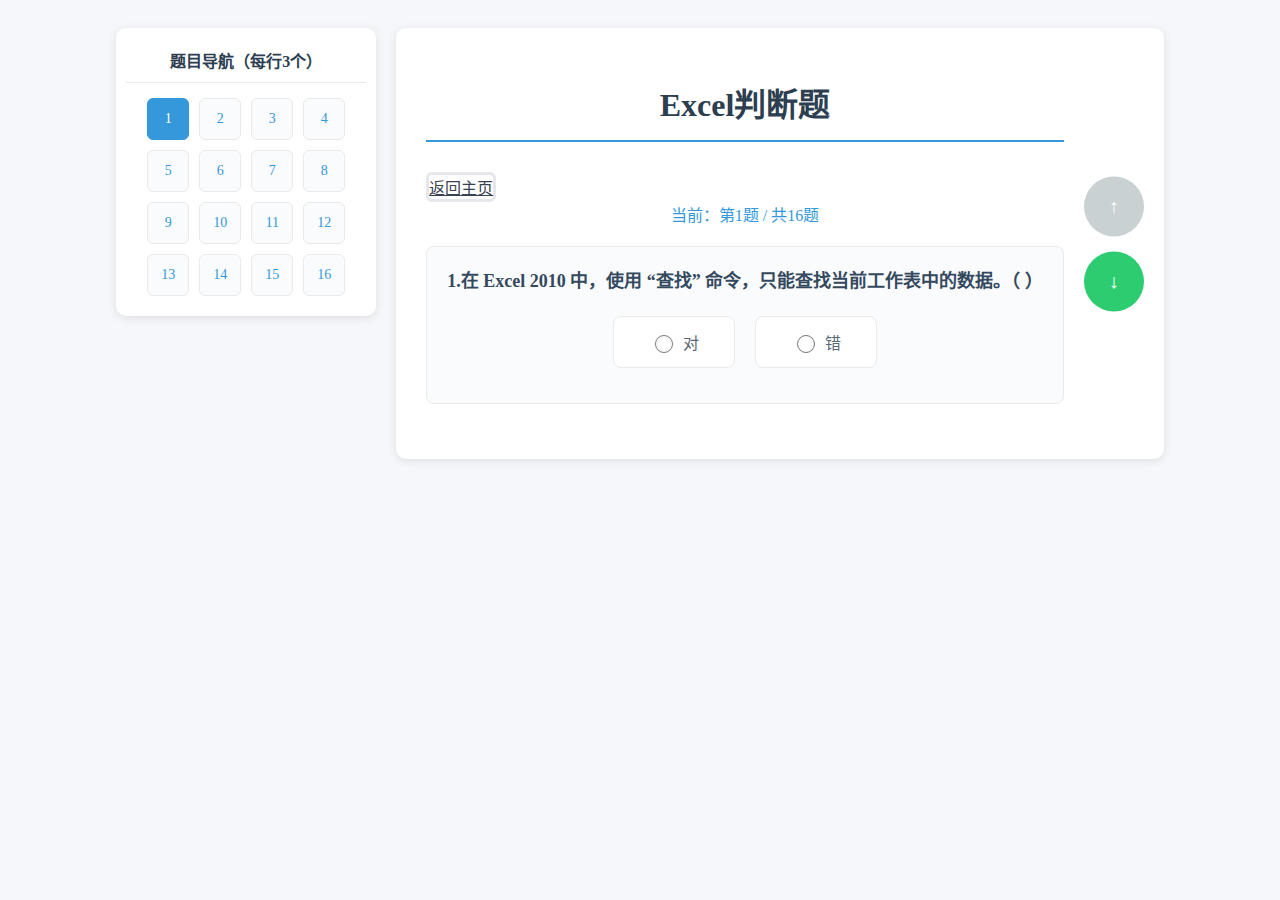
<file: excel_judge.html>
<!DOCTYPE html>
<html lang="zh-CN">
<head>
    <meta charset="UTF-8">
    <meta name="viewport" content="width=device-width, initial-scale=1.0">
    <title>Excel判断题</title>
    <link href="panduanstyle.css" type="text/css" rel="stylesheet"/>
</head>
<body>
    <!-- 左侧题号导航（每行3个） -->
    <div class="question-nav" id="questionNav">
        <div class="nav-title">题目导航（每行3个）</div>
        <div class="nav-list" id="navList"></div>
    </div>

    <!-- 中间答题容器 -->
    <div class="container">
        <h1>Excel判断题</h1>
        <a style="display: inline-block;align-items: center;justify-content: center;width: 80;height: 80;border: 3px solid #e5e7eb; border-radius: 6px;background-color: #ffffff; color: #374151;" href="index.html">返回主页</a>
        <!-- 答题进度 -->
        <div class="question-progress" id="questionProgress">当前：第1题 / 共15题</div>
        
        <!-- 判断题列表 -->
        <div class="question-list" id="questionList">
            <!-- 题目1 -->
            <div class="question-card" data-question-id="1">
                <div class="question-title">1.在 Excel 2010 中，使用 “查找” 命令，只能查找当前工作表中的数据。（ ）</div>
                <div class="judge-options">
                    <div class="judge-item">
                        <input type="radio" name="q1" value="对" id="q1a">
                        <label for="q1a">对</label>
                    </div>
                    <div class="judge-item">
                        <input type="radio" name="q1" value="错" id="q1b">
                        <label for="q1b">错</label>
                    </div>
                </div>
                <div class="answer-info" style="display:none;" data-correct-answer="错">
                    Excel 2010 的“查找”命令可以设置查找范围为整个工作簿，并非只能查找当前工作表。
                </div>
                <div class="analysis-area" id="analysis1">
                    <div class="analysis-title">答案解读</div>
                    <div class="analysis-content" id="analysisContent1"></div>
                </div>
            </div>
            <!-- 题目2 -->
            <div class="question-card" data-question-id="2">
                <div class="question-title">2.如图所示，在 Excel 2010 中，要将 A1 单元格的格式快速应用到其他单元格中，可以使用（格式刷）命令。（ ）</div>
                <img src="images/excel_judge_2.png" alt="" style="width: 260px;">
                <div class="judge-options">
                    <div class="judge-item">
                        <input type="radio" name="q2" value="对" id="q2a">
                        <label for="q2a">对</label>
                    </div>
                    <div class="judge-item">
                        <input type="radio" name="q2" value="错" id="q2b">
                        <label for="q2b">错</label>
                    </div>
                </div>
                <div class="answer-info" style="display:none;" data-correct-answer="对">
                    格式刷可以快速将一个单元格的格式复制并应用到其他单元格或单元格区域。
                </div>
                <div class="analysis-area" id="analysis2">
                    <div class="analysis-title">答案解读</div>
                    <div class="analysis-content" id="analysisContent2"></div>
                </div>
            </div>
            <!-- 题目3 -->
            <div class="question-card" data-question-id="3">
                <div class="question-title">3.在 Excel 2010 中，可以通过 “合并后居中” 功能将上图调整为下图的效果。（ ）</div>
                <img src="images/excel_judge_3.png" alt="" style="width: 260px;">
                <div class="judge-options">
                    <div class="judge-item">
                        <input type="radio" name="q3" value="对" id="q3a">
                        <label for="q3a">对</label>
                    </div>
                    <div class="judge-item">
                        <input type="radio" name="q3" value="错" id="q3b">
                        <label for="q3b">错</label>
                    </div>
                </div>
                <div class="answer-info" style="display:none;" data-correct-answer="错">
                    实现图中效果使用的是自动换行功能，不是合并后居中。
                </div>
                <div class="analysis-area" id="analysis3">
                    <div class="analysis-title">答案解读</div>
                    <div class="analysis-content" id="analysisContent3"></div>
                </div>
            </div>
            <!-- 题目4 -->
            <div class="question-card" data-question-id="4">
                <div class="question-title">4.在 Excel 2010 中，对已合并的单元格，再执行一次 “<img src="images/excel_judge_4.png" alt="">” 命令，可以将合并的单元格拆分开。（ ）</div>
                <div class="judge-options">
                    <div class="judge-item">
                        <input type="radio" name="q4" value="对" id="q4a">
                        <label for="q4a">对</label>
                    </div>
                    <div class="judge-item">
                        <input type="radio" name="q4" value="错" id="q4b">
                        <label for="q4b">错</label>
                    </div>
                </div>
                <div class="answer-info" style="display:none;" data-correct-answer="对">
                    对已合并的单元格再次执行“合并后居中”命令，可取消合并，拆分单元格。
                </div>
                <div class="analysis-area" id="analysis4">
                    <div class="analysis-title">答案解读</div>
                    <div class="analysis-content" id="analysisContent4"></div>
                </div>
            </div>
            <!-- 题目5 -->
            <div class="question-card" data-question-id="5">
                <div class="question-title">5.在 Excel 2010 中，要让 C 列到 F 列的数值正常显示，可以通过设置单元格的数字格式来实现。（ ）</div>
                <img src="images/excel_judge_5.png" alt="" style="width: 260px;">
                <div class="judge-options">
                    <div class="judge-item">
                        <input type="radio" name="q5" value="对" id="q5a">
                        <label for="q5a">对</label>
                    </div>
                    <div class="judge-item">
                        <input type="radio" name="q5" value="错" id="q5b">
                        <label for="q5b">错</label>
                    </div>
                </div>
                <div class="answer-info" style="display:none;" data-correct-answer="错">
                    图中C到F列显示为###是因为列宽不足，应调整列宽，不是设置数字格式。
                </div>
                <div class="analysis-area" id="analysis5">
                    <div class="analysis-title">答案解读</div>
                    <div class="analysis-content" id="analysisContent5"></div>
                </div>
            </div>
            <!-- 题目6 -->
            <div class="question-card" data-question-id="6">
                <div class="question-title">6.用于编辑表格的 Excel 软件属于应用软件。（ ）</div>
                <div class="judge-options">
                    <div class="judge-item">
                        <input type="radio" name="q6" value="对" id="q6a">
                        <label for="q6a">对</label>
                    </div>
                    <div class="judge-item">
                        <input type="radio" name="q6" value="错" id="q6b">
                        <label for="q6b">错</label>
                    </div>
                </div>
                <div class="answer-info" style="display:none;" data-correct-answer="对">
                    Excel是专门用于数据处理与表格编辑的应用软件。
                </div>
                <div class="analysis-area" id="analysis6">
                    <div class="analysis-title">答案解读</div>
                    <div class="analysis-content" id="analysisContent6"></div>
                </div>
            </div>
            <!-- 题目7 -->
            <div class="question-card" data-question-id="7">
                <div class="question-title">7.杨老师使用 Excel 统计班级期中成绩时，将文件保存在了电脑桌面，实际上这是保存在了电脑的 D 盘。（ ）</div>
                <div class="judge-options">
                    <div class="judge-item">
                        <input type="radio" name="q7" value="对" id="q7a">
                        <label for="q7a">对</label>
                    </div>
                    <div class="judge-item">
                        <input type="radio" name="q7" value="错" id="q7b">
                        <label for="q7b">错</label>
                    </div>
                </div>
                <div class="answer-info" style="display:none;" data-correct-answer="错">
                    桌面默认保存在系统盘（通常是C盘），不是D盘。
                </div>
                <div class="analysis-area" id="analysis7">
                    <div class="analysis-title">答案解读</div>
                    <div class="analysis-content" id="analysisContent7"></div>
                </div>
            </div>
            <!-- 题目8 -->
            <div class="question-card" data-question-id="8">
                <div class="question-title">8.在 Excel 2010 中，可以使用填充柄功能在单元格中进行自动填充得到数据 “星期一、星期二…… 星期日”。（ ）</div>
                <div class="judge-options">
                    <div class="judge-item">
                        <input type="radio" name="q8" value="对" id="q8a">
                        <label for="q8a">对</label>
                    </div>
                    <div class="judge-item">
                        <input type="radio" name="q8" value="错" id="q8b">
                        <label for="q8b">错</label>
                    </div>
                </div>
                <div class="answer-info" style="display:none;" data-correct-answer="对">
                    Excel 2010 支持星期序列的自动填充，使用填充柄可以快速生成星期一到星期日。
                </div>
                <div class="analysis-area" id="analysis8">
                    <div class="analysis-title">答案解读</div>
                    <div class="analysis-content" id="analysisContent8"></div>
                </div>
            </div>
            <!-- 题目9 -->
            <div class="question-card" data-question-id="9">
                <div class="question-title">9.在 Excel 2010 中，要选中单元格区域 B1:D9，可以先选中 B1 单元格后按住 Ctrl 键再选中 D9 单元格。（ ）</div>
                <div class="judge-options">
                    <div class="judge-item">
                        <input type="radio" name="q9" value="对" id="q9a">
                        <label for="q9a">对</label>
                    </div>
                    <div class="judge-item">
                        <input type="radio" name="q9" value="错" id="q9b">
                        <label for="q9b">错</label>
                    </div>
                </div>
                <div class="answer-info" style="display:none;" data-correct-answer="错">
                    选中连续单元格区域应按住 Shift 键，不是 Ctrl 键。
                </div>
                <div class="analysis-area" id="analysis9">
                    <div class="analysis-title">答案解读</div>
                    <div class="analysis-content" id="analysisContent9"></div>
                </div>
            </div>
            <!-- 题目10 -->
            <div class="question-card" data-question-id="10">
                <div class="question-title">10.在 Excel 2010 中，要实现左图到右图的变化，可以将选中单元格区域的数字格式改成日期中的 “2001 年 3 月 14 日”。（ ）</div>
                <div class="judge-options">
                    <div class="judge-item">
                        <input type="radio" name="q10" value="对" id="q10a">
                        <label for="q10a">对</label>
                    </div>
                    <div class="judge-item">
                        <input type="radio" name="q10" value="错" id="q10b">
                        <label for="q10b">错</label>
                    </div>
                </div>
                <div class="answer-info" style="display:none;" data-correct-answer="对">
                    左图中的日期显示为 “2020-3-1” 等短横线格式，右图显示为 “2020 年 3 月 1 日” 等中文长日期格式。在 Excel 中，通过设置单元格的数字格式为 “2001 年 3 月 14 日” 这种类型，即可实现这种显示效果的变化，而不会改变单元格内存储的实际日期值。
                </div>
                <div class="analysis-area" id="analysis10">
                    <div class="analysis-title">答案解读</div>
                    <div class="analysis-content" id="analysisContent10"></div>
                </div>
            </div>
            <!-- 题目11 -->
            <div class="question-card" data-question-id="11">
                <div class="question-title">11.在 Excel 2010 中，要将上图中的数据变成下图的效果，可以使用 “自动换行” 命令。（ ）</div>
                <img src="images/excel_judge_11.png" alt="" style="width: 260px;">
                <div class="judge-options">
                    <div class="judge-item">
                        <input type="radio" name="q11" value="对" id="q11a">
                        <label for="q11a">对</label>
                    </div>
                    <div class="judge-item">
                        <input type="radio" name="q11" value="错" id="q11b">
                        <label for="q11b">错</label>
                    </div>
                </div>
                <div class="answer-info" style="display:none;" data-correct-answer="对">
                    图中变化是将单元格内的长文本（如 “班级学生人数”）在单元格内自动换行显示，这正是 “自动换行” 功能的作用。使用该命令后，文本会根据单元格宽度自动换行，无需手动插入换行符。
                </div>
                <div class="analysis-area" id="analysis11">
                    <div class="analysis-title">答案解读</div>
                    <div class="analysis-content" id="analysisContent11"></div>
                </div>
            </div>
            <!-- 题目12 -->
            <div class="question-card" data-question-id="12">
                <div class="question-title">12.在 Excel 2010 中，选中单元格区域，鼠标指针状态如图所示，此时按住鼠标右键拖动，可以移动单元格区域的数据。（ ）</div>
                <img src="images/excel_judge_12.png" alt="">
                <div class="judge-options">
                    <div class="judge-item">
                        <input type="radio" name="q12" value="对" id="q12a">
                        <label for="q12a">对</label>
                    </div>
                    <div class="judge-item">
                        <input type="radio" name="q12" value="错" id="q12b">
                        <label for="q12b">错</label>
                    </div>
                </div>
                <div class="answer-info" style="display:none;" data-correct-answer="错">
                    空心十字光标是用于选择单元格，不能移动数据。
                </div>
                <div class="analysis-area" id="analysis12">
                    <div class="analysis-title">答案解读</div>
                    <div class="analysis-content" id="analysisContent12"></div>
                </div>
            </div>
            <!-- 题目13 -->
            <div class="question-card" data-question-id="13">
                <div class="question-title">13.在 Excel 2010 中，使用填充柄自动填充的方法完成数字填充，F2 单元格（第 6 项）中的数字是 0。（ ）</div>
                <img src="images/excel_judge_13.png" alt="" style="width: 260px;">
                <div class="judge-options">
                    <div class="judge-item">
                        <input type="radio" name="q13" value="对" id="q13a">
                        <label for="q13a">对</label>
                    </div>
                    <div class="judge-item">
                        <input type="radio" name="q13" value="错" id="q13b">
                        <label for="q13b">错</label>
                    </div>
                </div>
                <div class="answer-info" style="display:none;" data-correct-answer="错">
                    先计算 D2 单元格的值：D2=A2+B2−C2=6+2−3=5
                    该公式的规律是：第 n 项 = 第 (n-3) 项 + 第 (n-2) 项 - 第 (n-1) 项。
                    依次计算后续项：
                    E2（第 5 项）：B2+C2−D2=2+3−5=0
                    F2（第 6 项）：C2+D2−E2=3+5−0=8
                    因此，F2 单元格中的数字是8，而非 0。
                </div>
                <div class="analysis-area" id="analysis13">
                    <div class="analysis-title">答案解读</div>
                    <div class="analysis-content" id="analysisContent13"></div>
                </div>
            </div>
            <!-- 题目14 -->
            <div class="question-card" data-question-id="14">
                <div class="question-title">14.在 Excel 2010 中，选中单元格区域，鼠标指针状态如图所示，此时按住鼠标左键拖动，可以移动单元格区域数据。（ ）</div>
                <img src="images/excel_judge_14.png" alt="" style="width: 260px;">
                <div class="judge-options">
                    <div class="judge-item">
                        <input type="radio" name="q14" value="对" id="q14a">
                        <label for="q14a">对</label>
                    </div>
                    <div class="judge-item">
                        <input type="radio" name="q14" value="错" id="q14b">
                        <label for="q14b">错</label>
                    </div>
                </div>
                <div class="answer-info" style="display:none;" data-correct-answer="对">
                    在 Excel 中，当选中单元格区域后，将鼠标移动到区域边框上，指针会变为十字箭头形。此时按住鼠标左键拖动，即可移动该单元格区域的数据到新的位置。
                </div>
                <div class="analysis-area" id="analysis14">
                    <div class="analysis-title">答案解读</div>
                    <div class="analysis-content" id="analysisContent14"></div>
                </div>
            </div>
            <!-- 题目15 -->
            <div class="question-card" data-question-id="15">
                <div class="question-title">15.在 Excel 2010 中，将 A1 单元格的内容 “88.8” 显示为 “89”，可以选中单元格，将小数位数设置为 “0”。（ ）</div>
                <img src="images/excel_judge_15.png" alt="" style="width: 260px;">
                <div class="judge-options">
                    <div class="judge-item">
                        <input type="radio" name="q15" value="对" id="q15a">
                        <label for="q15a">对</label>
                    </div>
                    <div class="judge-item">
                        <input type="radio" name="q15" value="错" id="q15b">
                        <label for="q15b">错</label>
                    </div>
                </div>
                <div class="answer-info" style="display:none;" data-correct-answer="对">
                    将小数位数设置为0，Excel会自动四舍五入显示为整数，88.8会显示为89。
                </div>
                <div class="analysis-area" id="analysis15">
                    <div class="analysis-title">答案解读</div>
                    <div class="analysis-content" id="analysisContent15"></div>
                </div>
            </div>
            <!-- 题目16 -->
            <div class="question-card" data-question-id="16">
                <div class="question-title">16.如图所示，其中 “I3” 单元格的背景颜色是蓝色。（ ）</div>
                <img src="images/excel_judge_16.png" alt="" style="width: 260px;">
                <div class="judge-options">
                    <div class="judge-item">
                        <input type="radio" name="q16" value="对" id="q16a">
                        <label for="q16a">对</label>
                    </div>
                    <div class="judge-item">
                        <input type="radio" name="q16" value="错" id="q16b">
                        <label for="q16b">错</label>
                    </div>
                </div>
                <div class="answer-info" style="display:none;" data-correct-answer="错">
                    图中I3单元格背景颜色为红色，I5、I6为蓝色，I4为绿色。
                </div>
                <div class="analysis-area" id="analysis16">
                    <div class="analysis-title">答案解读</div>
                    <div class="analysis-content" id="analysisContent16"></div>
                </div>
            </div>












        </div>

        <!-- 底部按钮 -->
        <button class="btn next-btn-bottom" id="nextBtnBottom">进入下一题</button>
        <button class="btn submit-btn" id="submitAllBtn" style="display: none;">提交所有答案并查看统计结果</button>

        <!-- 结果统计区域 -->
        <div class="result-container" id="resultContainer">
            <div class="result-title">闯关完成！答题统计</div>
            <div class="result-info" id="totalCount">总答题数：0题</div>
            <div class="result-info" id="correctCount">答对题数：0题</div>
            <div class="result-info" id="accuracyRate">正确率：0%</div>
        </div>

        <!-- 右侧上下题按钮 -->
        <div class="btn-sidebar" id="btnSidebar">
            <button class="sidebar-btn prev-btn" id="prevBtn">↑</button>
            <button class="sidebar-btn next-btn" id="sidebarNextBtn">↓</button>
        </div>
    </div>

    <!-- 自定义提示框 -->
    <div class="custom-tip" id="customTip">
        <div class="tip-title" id="tipTitle"></div>
        <div class="tip-content" id="tipContent"></div>
        <button class="tip-confirm" id="tipConfirm">确定</button>
    </div>

    <script>
        // 全局变量
        let answerRecord = { total: 0, correct: 0 };
        let currentQuestionIndex = 0;
        let allQuestionCards = [];
        let allNavItems = [];
        const customTip = document.getElementById('customTip');
        const prevBtn = document.getElementById('prevBtn');
        const sidebarNextBtn = document.getElementById('sidebarNextBtn');
        const nextBtnBottom = document.getElementById('nextBtnBottom');

        // 页面加载完成初始化
        window.onload = function() {
            // 1. 初始化题目数据
            allQuestionCards = Array.from(document.querySelectorAll('.question-card'));
            answerRecord.total = allQuestionCards.length;
            document.getElementById('totalCount').innerText = `总答题数：${answerRecord.total}题`;

            // 2. 动态生成左侧题号导航（每行3个）
            generateQuestionNav();

            // 3. 显示第一题，更新状态
            showCurrentQuestion();

            // 4. 更新侧边按钮状态
            updateSidebarBtnStatus();

            // 5. 绑定判断题选项点击事件
            bindJudgeOptionEvents();

            // 6. 绑定提示框确定按钮
            document.getElementById('tipConfirm').addEventListener('click', () => {
                customTip.style.display = 'none';
            });

            // 7. 绑定底部下一题按钮
            nextBtnBottom.addEventListener('click', () => {
                goToNextQuestion();
                nextBtnBottom.style.display = 'none';
            });

            // 8. 绑定右侧上下题按钮
            prevBtn.addEventListener('click', goToPrevQuestion);
            sidebarNextBtn.addEventListener('click', () => {
                goToNextQuestion();
                nextBtnBottom.style.display = 'none';
            });

            // 9. 绑定提交按钮事件
            document.getElementById('submitAllBtn').addEventListener('click', submitResult);
        };

        // 生成左侧题号导航（每行3个）
        function generateQuestionNav() {
            const navList = document.getElementById('navList');
            navList.innerHTML = '';

            for (let i = 0; i < allQuestionCards.length; i++) {
                const navItem = document.createElement('a');
                navItem.className = 'nav-item';
                navItem.dataset.index = i;
                navItem.innerText = i + 1;

                // 绑定题号跳转事件
                navItem.addEventListener('click', () => {
                    goToSpecificQuestion(parseInt(navItem.dataset.index));
                });

                navList.appendChild(navItem);
                allNavItems.push(navItem);
            }
        }

        // 绑定判断题选项事件
        function bindJudgeOptionEvents() {
            const allRadioInputs = document.querySelectorAll('input[type="radio"]');
            allRadioInputs.forEach(input => {
                input.addEventListener('change', function() {
                    const currentQuestion = this.closest('.question-card');
                    const questionId = currentQuestion.getAttribute('data-question-id');
                    const answerInfo = currentQuestion.querySelector('.answer-info');
                    const correctAnswer = answerInfo.getAttribute('data-correct-answer');
                    const userAnswer = this.value;
                    const analysis = answerInfo.innerText;

                    // 禁用当前题所有选项
                    disableCurrentQuestionOptions(currentQuestion);

                    // 高亮对错选项
                    highlightJudgeOption(currentQuestion, correctAnswer, userAnswer);

                    // 显示解析
                    showAnalysis(questionId, analysis);

                    // 更新答题结果和题号样式
                    updateAnswerResult(currentQuestion, userAnswer === correctAnswer, questionId - 1);

                    // 显示提示框
                    showTip(userAnswer === correctAnswer, correctAnswer);

                    // 显示底部按钮（最后一题显示提交）
                    if (currentQuestionIndex < allQuestionCards.length - 1) {
                        nextBtnBottom.style.display = 'block';
                    } else {
                        document.getElementById('submitAllBtn').style.display = 'block';
                    }
                });
            });
        }

        // 高亮判断题选项
        function highlightJudgeOption(questionCard, correctAnswer, userAnswer) {
            const judgeItems = questionCard.querySelectorAll('.judge-item');
            judgeItems.forEach(item => {
                const input = item.querySelector('input');
                if (input.value === correctAnswer) {
                    item.classList.add('correct');
                } else if (input.value === userAnswer && userAnswer !== correctAnswer) {
                    item.classList.add('incorrect');
                }
            });
        }

        // 显示解析
        function showAnalysis(questionId, analysis) {
            const analysisContent = document.getElementById(`analysisContent${questionId}`);
            const analysisArea = document.getElementById(`analysis${questionId}`);
            analysisContent.innerText = analysis;
            analysisArea.style.display = 'block';
        }

        // 更新答题结果
        function updateAnswerResult(questionCard, isCorrect, index) {
            questionCard.setAttribute('data-is-correct', isCorrect);
            if (isCorrect) {
                allNavItems[index].classList.add('correct');
                allNavItems[index].classList.remove('incorrect');
            } else {
                allNavItems[index].classList.add('incorrect');
                allNavItems[index].classList.remove('correct');
            }
        }

        // 显示提示框
        function showTip(isCorrect, correctAnswer) {
            const tipTitle = document.getElementById('tipTitle');
            const tipContent = document.getElementById('tipContent');

            customTip.className = 'custom-tip';
            if (isCorrect) {
                customTip.classList.add('correct-tip');
                tipTitle.innerText = '回答正确！';
                tipContent.innerText = '恭喜你，掌握了该知识点～';
            } else {
                customTip.classList.add('error-tip');
                tipTitle.innerText = '回答错误';
                tipContent.innerText = `正确答案是：${correctAnswer}，请仔细查看下方解析哦～`;
            }
            customTip.style.display = 'block';
        }

        // 跳转到指定题目
        function goToSpecificQuestion(targetIndex) {
            if (targetIndex < 0 || targetIndex >= allQuestionCards.length) return;

            // 隐藏当前题
            allQuestionCards[currentQuestionIndex].classList.remove('active');
            allNavItems[currentQuestionIndex].classList.remove('active');

            // 更新当前索引
            currentQuestionIndex = targetIndex;

            // 显示目标题
            showCurrentQuestion();

            // 更新侧边按钮状态
            updateSidebarBtnStatus();

            // 隐藏底部下一题按钮
            nextBtnBottom.style.display = 'none';
        }

        // 跳转到上一题
        function goToPrevQuestion() {
            goToSpecificQuestion(currentQuestionIndex - 1);
        }

        // 跳转到下一题
        function goToNextQuestion() {
            goToSpecificQuestion(currentQuestionIndex + 1);
        }

        // 显示当前题目
        function showCurrentQuestion() {
            allQuestionCards[currentQuestionIndex].classList.add('active');
            allNavItems[currentQuestionIndex].classList.add('active');

            // 更新进度提示
            document.getElementById('questionProgress').innerText = 
                `当前：第${currentQuestionIndex + 1}题 / 共${answerRecord.total}题`;
        }

        // 更新侧边按钮状态
        function updateSidebarBtnStatus() {
            // 上一题按钮
            if (currentQuestionIndex === 0) {
                prevBtn.classList.remove('enabled');
            } else {
                prevBtn.classList.add('enabled');
            }

            // 下一题按钮
            if (currentQuestionIndex === allQuestionCards.length - 1) {
                sidebarNextBtn.classList.remove('enabled');
            } else {
                sidebarNextBtn.classList.add('enabled');
            }
        }

        // 禁用当前题选项
        function disableCurrentQuestionOptions(questionCard) {
            const radioInputs = questionCard.querySelectorAll('input[type="radio"]');
            radioInputs.forEach(radio => radio.disabled = true);
        }

        // 提交结果并统计
        function submitResult() {
            // 统计答对题数
            answerRecord.correct = 0;
            allQuestionCards.forEach(card => {
                if (card.getAttribute('data-is-correct') === 'true') {
                    answerRecord.correct++;
                }
            });

            // 计算正确率
            const accuracy = answerRecord.total > 0 
                ? ((answerRecord.correct / answerRecord.total) * 100).toFixed(2) 
                : '0.00';

            // 更新统计结果
            document.getElementById('correctCount').innerText = `答对题数：${answerRecord.correct}题`;
            document.getElementById('accuracyRate').innerText = `正确率：${accuracy}%`;
            document.getElementById('resultContainer').style.display = 'block';

            // 显示最终提示框
            showTip(true, '');
            document.getElementById('tipTitle').innerText = '闯关完成！';
            document.getElementById('tipContent').innerText = 
                `总题数：${answerRecord.total}题\n答对题数：${answerRecord.correct}题\n正确率：${accuracy}%`;
        }
    </script>
</body>
</html>
</file>
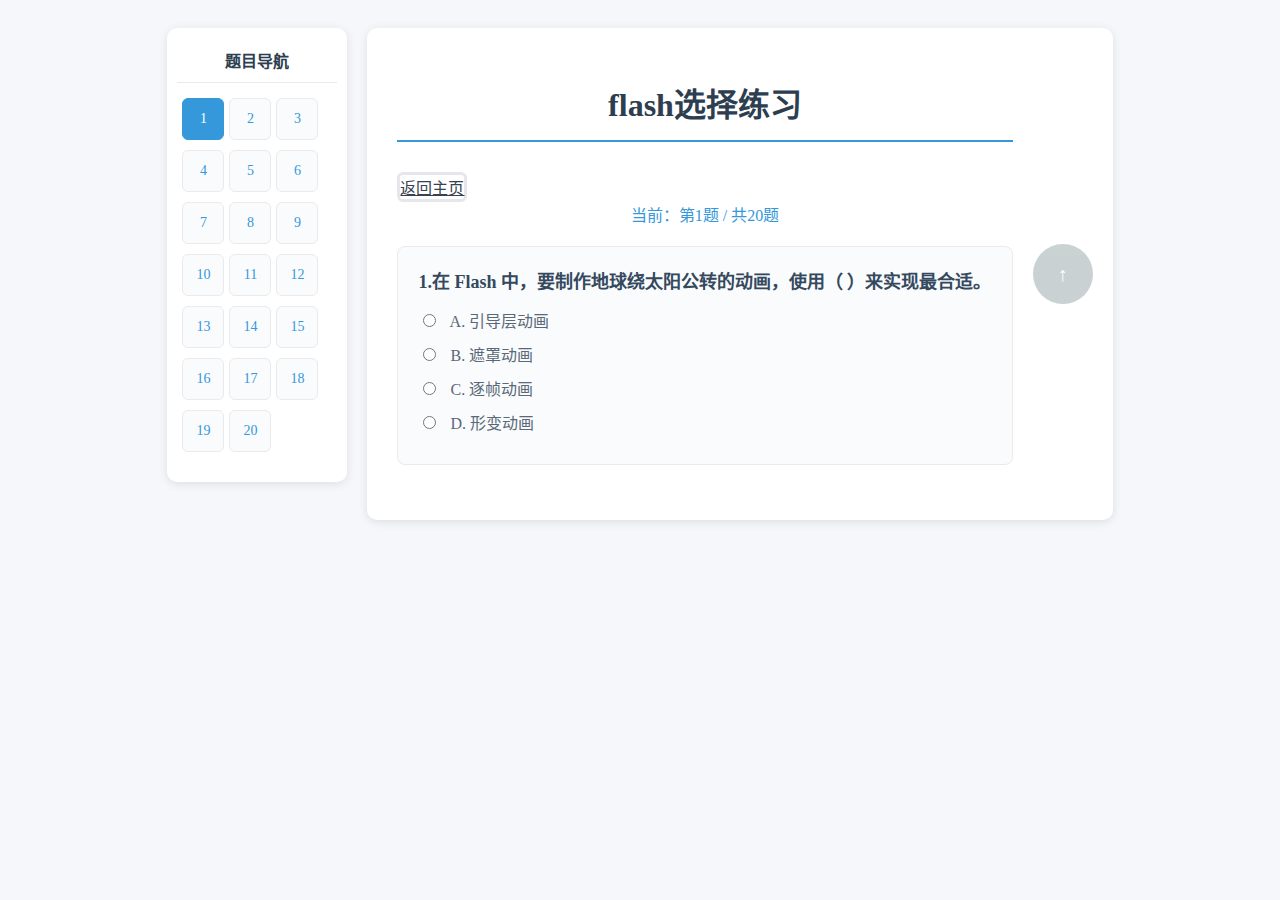
<file: flash_choice.html>
<!DOCTYPE html>
<html lang="zh-CN">
<head>
    <meta charset="UTF-8">
    <meta name="viewport" content="width=device-width, initial-scale=1.0">
    <title>flash习题闯关系统</title>
    <link href="style.css" type="text/css" rel="stylesheet" />
</head>
<body>
    <!-- 新增：左侧题号导航栏 -->
    <div class="question-nav" id="questionNav">
        <div class="nav-title">题目导航</div>
        <div class="nav-list" id="navList">
            <!-- 题号将通过JS动态生成 -->
        </div>
    </div>
    <div class="container">
        <h1>flash选择练习</h1>
        <a style="display: inline-block;align-items: center;justify-content: center;width: 80;height: 80;border: 3px solid #e5e7eb; border-radius: 6px;background-color: #ffffff; color: #374151;" href="index.html">返回主页</a>
        <!-- 答题进度提示 -->
        <div class="question-progress" id="questionProgress">当前：第1题 / 共25题</div>
        
        <!-- 题目列表：带图题目预留图片标签 -->
        <div class="question-list" id="questionList">
            <!-- 题目1 -->
            <div class="question-card" data-question-id="1">
                <div class="question-title">1.在 Flash 中，要制作地球绕太阳公转的动画，使用（ ）来实现最合适。</div>
                <div class="option-item">
                    <input type="radio" name="q1" value="A" id="q1a">
                    <label for="q1a">A. 引导层动画</label>
                </div>
                <div class="option-item">
                    <input type="radio" name="q1" value="B" id="q1b">
                    <label for="q1b">B. 遮罩动画</label>
                </div>
                <div class="option-item">
                    <input type="radio" name="q1" value="C" id="q1c">
                    <label for="q1c">C. 逐帧动画</label>
                </div>
                <div class="option-item">
                    <input type="radio" name="q1" value="D" id="q1d">
                    <label for="q1d">D. 形变动画</label>
                </div>
                <div class="answer-info" style="display:none;" data-correct-answer="A">
                    引导层动画可以让对象沿着指定路径运动，适合制作地球绕太阳公转的轨迹动画。
                </div>
                <div class="analysis-area" id="analysis1">
                    <div class="analysis-title">答案解读</div>
                    <div class="analysis-content" id="analysisContent1"></div>
                </div>
            </div>
            <!-- 题目2 -->
            <div class="question-card" data-question-id="2">
                <div class="question-title">2.在 Flash 舞台中，当前选中的对象如图所示，共有元件（ ）个。</div>
                <img src="images/flash_choice_2.png" style="width: 260px;" alt="">
                <div class="option-item">
                    <input type="radio" name="q2" value="A" id="q2a">
                    <label for="q2a">A. 1</label>
                </div>
                <div class="option-item">
                    <input type="radio" name="q2" value="B" id="q2b">
                    <label for="q2b">B. 2</label>
                </div>
                <div class="option-item">
                    <input type="radio" name="q2" value="C" id="q2c">
                    <label for="q2c">C. 3</label>
                </div>
                <div class="option-item">
                    <input type="radio" name="q2" value="D" id="q2d">
                    <label for="q2d">D. 4</label>
                </div>
                <div class="answer-info" style="display:none;" data-correct-answer="B">
                    从截图中可判断当前选中的元件数量为2个，因此答案选B。
                </div>
                <div class="analysis-area" id="analysis2">
                    <div class="analysis-title">答案解读</div>
                    <div class="analysis-content" id="analysisContent2"></div>
                </div>
            </div>
            <!-- 题目3 -->
            <div class="question-card" data-question-id="3">
                <div class="question-title">3.在使用 Flash 软件编辑某动画，该动画的时间轴截图如图所示，下列关于该动画的说法错误的是（ ）。</div>
                <img src="images/flash_choice_3.png" style="width: 260px;" alt="">
                <div class="option-item">
                    <input type="radio" name="q3" value="A" id="q3a">
                    <label for="q3a">A. 此动画一共有 2 个关键帧</label>
                </div>
                <div class="option-item">
                    <input type="radio" name="q3" value="B" id="q3b">
                    <label for="q3b">B. 此动画是一个形状补间动画</label>
                </div>
                <div class="option-item">
                    <input type="radio" name="q3" value="C" id="q3c">
                    <label for="q3c">C. 此动画总共有 9 帧，持续时间为 1 秒</label>
                </div>
                <div class="option-item">
                    <input type="radio" name="q3" value="D" id="q3d">
                    <label for="q3d">D. 此动画总共有 30 帧，帧频为 8fps</label>
                </div>
                <div class="answer-info" style="display:none;" data-correct-answer="C">
                    此动画总共有 30 帧，不是 9 帧，因此 C 选项说法错误。
                </div>
                <div class="analysis-area" id="analysis3">
                    <div class="analysis-title">答案解读</div>
                    <div class="analysis-content" id="analysisContent3">从时间轴可以看出动画总帧数为 30 帧，所以“共有 9 帧”的描述错误。</div>
                </div>
            </div>
            <!-- 题目4 -->
            <div class="question-card" data-question-id="4">
                <div class="question-title">4.在 Flash 中，编辑文字需要用到的工具是（ ）。</div>
                <div class="option-item">
                    <input type="radio" name="q4" value="A" id="q4a">
                    <label for="q4a">A. 铅笔工具</label>
                </div>
                <div class="option-item">
                    <input type="radio" name="q4" value="B" id="q4b">
                    <label for="q4b">B. 文本工具</label>
                </div>
                <div class="option-item">
                    <input type="radio" name="q4" value="C" id="q4c">
                    <label for="q4c">C. 钢笔工具</label>
                </div>
                <div class="option-item">
                    <input type="radio" name="q4" value="D" id="q4d">
                    <label for="q4d">D. 墨水瓶工具</label>
                </div>
                <div class="answer-info" style="display:none;" data-correct-answer="B">
                    A. 铅笔工具：用于绘制自由线条和图形，不用于编辑文字。
                    B. 文本工具：专门用于创建、输入和编辑文字内容，是 Flash 中处理文字的核心工具。
                    C. 钢笔工具：用于绘制和编辑精确的矢量路径和形状，不用于文字编辑。
                    D. 墨水瓶工具：用于修改图形的轮廓线颜色和样式，与文字编辑无关。
                </div>
                <div class="analysis-area" id="analysis4">
                    <div class="analysis-title">答案解读</div>
                    <div class="analysis-content" id="analysisContent4"></div>
                </div>
            </div>
            <!-- 题目5 -->
            <div class="question-card" data-question-id="5">
                <div class="question-title">5.在 Flash 中，将图 1 变为图 2 应该使用的工具是（ ）。</div>
                <img src="images/flash_choice_5.png" style="width: 260px;" alt="">
                <div class="option-item">
                    <input type="radio" name="q5" value="A" id="q5a">
                    <label for="q5a">A. <img src="images/flash_choice_5_a.png" alt=""></label>
                </div>
                <div class="option-item">
                    <input type="radio" name="q5" value="B" id="q5b">
                    <label for="q5b">B. <img src="images/flash_choice_5_b.png" alt=""></label>
                </div>
                <div class="option-item">
                    <input type="radio" name="q5" value="C" id="q5c">
                    <label for="q5c">C. <img src="images/flash_choice_5_c.png" alt=""></label>
                </div>
                <div class="option-item">
                    <input type="radio" name="q5" value="D" id="q5d">
                    <label for="q5d">D. <img src="images/flash_choice_5_d.png" alt=""></label>
                </div>
                <div class="answer-info" style="display:none;" data-correct-answer="A">
                    A.墨水瓶工具：专门用于修改图形的轮廓线（边框）颜色和样式，符合本题需求。
                    B.颜料桶工具：用于修改图形的内部填充色，不适合修改边框。
                    C.滴管工具：用于吸取颜色，不能直接修改图形。
                    D.橡皮擦工具：用于擦除图形，不符合题意。
                </div>
                <div class="analysis-area" id="analysis5">
                    <div class="analysis-title">答案解读</div>
                    <div class="analysis-content" id="analysisContent5"></div>
                </div>
            </div>
            <!-- 题目6 -->
            <div class="question-card" data-question-id="6">
                <div class="question-title">6.Flash 制作动画的时间轴如下图所示，在进行测试影片时，下列说法正确的是（ ）。</div>
                <img src="images/flash_choice_6.png" style="width: 260px;" alt="">
                <div class="option-item">
                    <input type="radio" name="q6" value="A" id="q6a">
                    <label for="q6a">A. “引导层” 和 “草原” 图层的内容不会显示出来</label>
                </div>
                <div class="option-item">
                    <input type="radio" name="q6" value="B" id="q6b">
                    <label for="q6b">B. “引导层” 和 “草原” 图层的内容都会显示出来</label>
                </div>
                <div class="option-item">
                    <input type="radio" name="q6" value="C" id="q6c">
                    <label for="q6c">C. “引导层” 图层的内容会显示出来，“草原” 图层的内容不会显示出来</label>
                </div>
                <div class="option-item">
                    <input type="radio" name="q6" value="D" id="q6d">
                    <label for="q6d">D. “引导层” 图层的内容不会显示出来，“草原” 图层的内容会显示出来</label>
                </div>
                <div class="answer-info" style="display:none;" data-correct-answer="D">
                    引导层只起到路径引导作用，测试影片时不会显示；普通图层“草原”会正常显示。
                </div>
                <div class="analysis-area" id="analysis6">
                    <div class="analysis-title">答案解读</div>
                    <div class="analysis-content" id="analysisContent6"></div>
                </div>
            </div>
            <!-- 题目7 -->
            <div class="question-card" data-question-id="7">
                <div class="question-title">7.要制作蝴蝶沿引导层路径运动的画面，需要在（ ）图层创建补间动画。</div>
                <img src="images/flash_choice_7.png" style="width: 260px;" alt="">
                <div class="option-item">
                    <input type="radio" name="q7" value="A" id="q7a">
                    <label for="q7a">A. 引导层：蝴蝶</label>
                </div>
                <div class="option-item">
                    <input type="radio" name="q7" value="B" id="q7b">
                    <label for="q7b">B. 蝴蝶</label>
                </div>
                <div class="option-item">
                    <input type="radio" name="q7" value="C" id="q7c">
                    <label for="q7c">C. 背景</label>
                </div>
                <div class="option-item">
                    <input type="radio" name="q7" value="D" id="q7d">
                    <label for="q7d">D. 文字</label>
                </div>
                <div class="answer-info" style="display:none;" data-correct-answer="B">
                    引导层仅用于绘制运动路径，补间动画需要在承载运动对象（蝴蝶）的普通图层中创建，因此选B。
                </div>
                <div class="analysis-area" id="analysis7">
                    <div class="analysis-title">答案解读</div>
                    <div class="analysis-content" id="analysisContent7"></div>
                </div>
            </div>
            <!-- 题目8 -->
            <div class="question-card" data-question-id="8">
                <div class="question-title">8.在使用 Flash 软件制作文字变图形的动画时，添加 “形状补间” 动画的操作是（ ）。</div>
                <img src="images/flash_choice_8.png" style="width: 260px;" alt="">
                <div class="option-item">
                    <input type="radio" name="q8" value="A" id="q8a">
                    <label for="q8a">A. 选中第 1 帧，“属性” 面板中将补间设为形状</label>
                </div>
                <div class="option-item">
                    <input type="radio" name="q8" value="B" id="q8b">
                    <label for="q8b">B. 选中第 1 帧，“属性” 面板中将补间设为动画</label>
                </div>
                <div class="option-item">
                    <input type="radio" name="q8" value="C" id="q8c">
                    <label for="q8c">C. 右键单击第 1 帧，在快捷菜单中选中创建补间</label>
                </div>
                <div class="option-item">
                    <input type="radio" name="q8" value="D" id="q8d">
                    <label for="q8d">D. 右键单击第 20 帧，在快捷菜单中选中创建补间</label>
                </div>
                <div class="answer-info" style="display:none;" data-correct-answer="A">
                    形状补间需要在属性面板中设置为“形状”，用于实现图形之间的变形动画。右键创建的补间动画默认为动作补间。
                </div>
                <div class="analysis-area" id="analysis8">
                    <div class="analysis-title">答案解读</div>
                    <div class="analysis-content" id="analysisContent8"></div>
                </div>
            </div>
            <!-- 题目9 -->
            <div class="question-card" data-question-id="9">
                <div class="question-title">9.在 Flash 中，要将左图变成右图效果需要执行的操作是（ ）。</div>
                <img src="images/flash_choice_9.png" style="width: 260px;" alt="">
                <div class="option-item">
                    <input type="radio" name="q9" value="A" id="q9a">
                    <label for="q9a">A. 对左图文字进行 2 次 “分离” 操作</label>
                </div>
                <div class="option-item">
                    <input type="radio" name="q9" value="B" id="q9b">
                    <label for="q9b">B. 对左图文字进行 1 次 “分离” 操作</label>
                </div>
                <div class="option-item">
                    <input type="radio" name="q9" value="C" id="q9c">
                    <label for="q9c">C. 将左图文字转换为元件操作</label>
                </div>
                <div class="option-item">
                    <input type="radio" name="q9" value="D" id="q9d">
                    <label for="q9d">D. 将左图文字进行修改颜色操作</label>
                </div>
                <div class="answer-info" style="display:none;" data-correct-answer="A">
                    文字要变成可形状补间的图形，需要执行2次分离操作，第一次打散成单个文字，第二次变成矢量图形。
                </div>
                <div class="analysis-area" id="analysis9">
                    <div class="analysis-title">答案解读</div>
                    <div class="analysis-content" id="analysisContent9"></div>
                </div>
            </div>
            <!-- 题目10 -->
            <div class="question-card" data-question-id="10">
                <div class="question-title">10.如下图所示，当前在 Flash 中编辑的对象是（ ）。</div>
                <img src="images/flash_choice_10.png" style="width: 260px;" alt="">
                <div class="option-item">
                    <input type="radio" name="q10" value="A" id="q10a">
                    <label for="q10a">A. 古堡教堂.fla</label>
                </div>
                <div class="option-item">
                    <input type="radio" name="q10" value="B" id="q10b">
                    <label for="q10b">B. 图层 1</label>
                </div>
                <div class="option-item">
                    <input type="radio" name="q10" value="C" id="q10c">
                    <label for="q10c">C. 场景 1</label>
                </div>
                <div class="option-item">
                    <input type="radio" name="q10" value="D" id="q10d">
                    <label for="q10d">D. pic1</label>
                </div>
                <div class="answer-info" style="display:none;" data-correct-answer="D">
                    A（古堡教堂.fla）：是整个项目文件，只有在主场景编辑时才会显示。B（图层 1）：是当前编辑位置的载体，不是编辑对象的名称。C（场景 1）：是主场景，当前并未处于主场景编辑状态。
                </div>
                <div class="analysis-area" id="analysis10">
                    <div class="analysis-title">答案解读</div>
                    <div class="analysis-content" id="analysisContent10"></div>
                </div>
            </div>
            <!-- 题目11 -->
            <div class="question-card" data-question-id="11">
                <div class="question-title">11.在 Flash 中，选中椭圆工具并将其属性按下图所示进行设置，则可以在舞台中绘制的实例图像是（ ）。</div>
                <img src="images/flash_choice_11.png" style="width: 260px;" alt="">
                <div class="option-item">
                    <input type="radio" name="q11" value="A" id="q11a">
                    <label for="q11a">A. <img src="images/flash_choice_11_a.png"  alt=""></label>
                </div>
                <div class="option-item">
                    <input type="radio" name="q11" value="B" id="q11b">
                    <label for="q11b">B. <img src="images/flash_choice_11_b.png"  alt=""></label>
                </div>
                <div class="option-item">
                    <input type="radio" name="q11" value="C" id="q11c">
                    <label for="q11c">C. <img src="images/flash_choice_11_c.png"  alt=""></label>
                </div>
                <div class="option-item">
                    <input type="radio" name="q11" value="D" id="q11d">
                    <label for="q11d">D. <img src="images/flash_choice_11_d.png"  alt=""></label>
                </div>
                <div class="answer-info" style="display:none;" data-correct-answer="A">
                    根据属性面板的设置：填充色为蓝色，边框色为透明色，因此绘制出的是蓝色填充、透明边框的椭圆。
                </div>
                <div class="analysis-area" id="analysis11">
                    <div class="analysis-title">答案解读</div>
                    <div class="analysis-content" id="analysisContent11"></div>
                </div>
            </div>
            <!-- 题目12 -->
            <div class="question-card" data-question-id="12">
                <div class="question-title">12.使用 Flash 制作 “文字变图形” 变形动画的部分界面如图所示，导致该变形动画制作失败的原因是（ ）。</div>
                <img src="images/flash_choice_12.png" style="width: 260px;" alt="">
                <div class="option-item">
                    <input type="radio" name="q12" value="A" id="q12a">
                    <label for="q12a">A. 第 1 帧中的文字没有进行分离</label>
                </div>
                <div class="option-item">
                    <input type="radio" name="q12" value="B" id="q12b">
                    <label for="q12b">B. 第 1 帧中的文字没有转换为元件</label>
                </div>
                <div class="option-item">
                    <input type="radio" name="q12" value="C" id="q12c">
                    <label for="q12c">C. 第 20 帧中的图形没有进行分离</label>
                </div>
                <div class="option-item">
                    <input type="radio" name="q12" value="D" id="q12d">
                    <label for="q12d">D. 第 20 帧中的图形没有转换为元件</label>
                </div>
                <div class="answer-info" style="display:none;" data-correct-answer="A">
                    形状补间动画要求对象必须是矢量图形，文字需要分离（打散）后才能实现变形动画，因此动画失败是因为第1帧文字未分离。
                </div>
                <div class="analysis-area" id="analysis12">
                    <div class="analysis-title">答案解读</div>
                    <div class="analysis-content" id="analysisContent12"></div>
                </div>
            </div>
            <!-- 题目13 -->
            <div class="question-card" data-question-id="13">
                <div class="question-title">13.在 Flash 中制作如下图所示的动画，下列关于该动画的说法错误的是（ ）。</div>
                <img src="images/flash_choice_13.png" style="width: 360px;" alt="">
                <div class="option-item">
                    <input type="radio" name="q13" value="A" id="q13a">
                    <label for="q13a">A. “图层 2” 和 “图层 6” 使用的都是动作补间动画</label>
                </div>
                <div class="option-item">
                    <input type="radio" name="q13" value="B" id="q13b">
                    <label for="q13b">B. 测试影片时，“图层 2” 和 “图层 6” 中的对象会同时运动</label>
                </div>
                <div class="option-item">
                    <input type="radio" name="q13" value="C" id="q13c">
                    <label for="q13c">C. “图层 2” 被 “图层 6” 引导，“图层 6” 被引导层引导</label>
                </div>
                <div class="option-item">
                    <input type="radio" name="q13" value="D" id="q13d">
                    <label for="q13d">D. “图层 2” 和 “图层 6” 都被同一个引导层引导</label>
                </div>
                <div class="answer-info" style="display:none;" data-correct-answer="C">
                    Flash 中普通图层无法引导其他图层，只有专用的 “引导层” 能为下方的被引导层提供运动路径。“图层 6” 是普通图层（非引导层），无法引导 “图层 2”，该说法违背软件逻辑，是错误的。
                </div>
                <div class="analysis-area" id="analysis13">
                    <div class="analysis-title">答案解读</div>
                    <div class="analysis-content" id="analysisContent13"></div>
                </div>
            </div>
            <!-- 题目14 -->
            <div class="question-card" data-question-id="14">
                <div class="question-title">14.如图所示，选中 Flash 舞台中的足球实例，按下 Delete 键，则 “图层 1” 图层中的第 1 帧会（ ）。</div>
                <img src="images/flash_choice_14.png" style="width: 260px;" alt="">
                <div class="option-item">
                    <input type="radio" name="q14" value="A" id="q14a">
                    <label for="q14a">A. 变为关键帧</label>
                </div>
                <div class="option-item">
                    <input type="radio" name="q14" value="B" id="q14b">
                    <label for="q14b">B. 被删除</label>
                </div>
                <div class="option-item">
                    <input type="radio" name="q14" value="C" id="q14c">
                    <label for="q14c">C. 变为普通帧</label>
                </div>
                <div class="option-item">
                    <input type="radio" name="q14" value="D" id="q14d">
                    <label for="q14d">D. 变为空白关键帧</label>
                </div>
                <div class="answer-info" style="display:none;" data-correct-answer="D">
                    删除关键帧中的舞台对象后，该关键帧不会消失，而是变为“空白关键帧”（仅保留帧位置，无任何舞台内容）。
                </div>
                <div class="analysis-area" id="analysis14">
                    <div class="analysis-title">答案解读</div>
                    <div class="analysis-content" id="analysisContent14"></div>
                </div>
            </div>
            <!-- 题目15 -->
            <div class="question-card" data-question-id="15">
                <div class="question-title">要在 Flash 舞台中绘制一个如图所示的八边形，可以将多角星形工具的属性设置成（ ）。</div>
                <img src="images/flash_choice_15.png" alt="">
                <div class="option-item">
                    <input type="radio" name="q15" value="A" id="q15a">
                    <label for="q15a">A.<img src="images/flash_choice_15_a.png"  alt=""></label>
                </div>
                <div class="option-item">
                    <input type="radio" name="q15" value="B" id="q15b">
                    <label for="q15b">B.<img src="images/flash_choice_15_b.png"  alt=""></label>
                </div>
                <div class="option-item">
                    <input type="radio" name="q15" value="C" id="q15c">
                    <label for="q15c">C.<img src="images/flash_choice_15_c.png"  alt=""></label>
                </div>
                <div class="option-item">
                    <input type="radio" name="q15" value="D" id="q15d">
                    <label for="q15d">D.<img src="images/flash_choice_15_d.png"  alt=""></label>
                </div>
                <div class="answer-info" style="display:none;" data-correct-answer="C">
                    该八边形外边框是红色虚线，内部填充为蓝色，因此选C。
                </div>
                <div class="analysis-area" id="analysis15">
                    <div class="analysis-title">答案解读</div>
                    <div class="analysis-content" id="analysisContent15"></div>
                </div>
            </div>
            <!-- 题目16 -->
            <div class="question-card" data-question-id="16">
                <div class="question-title">16.在 Flash 中，要将制作的动画保存为 GIF 格式的动态图像，正确的操作是（ ）。</div>
                <div class="option-item">
                    <input type="radio" name="q16" value="A" id="q16a">
                    <label for="q16a">A. 点击 “文件” 菜单下的保存命令，将动画保存为 GIF 格式文件</label>
                </div>
                <div class="option-item">
                    <input type="radio" name="q16" value="B" id="q16b">
                    <label for="q16b">B. 点击 “文件” 菜单下的另存为命令，将动画保存为 GIF 格式文件</label>
                </div>
                <div class="option-item">
                    <input type="radio" name="q16" value="C" id="q16c">
                    <label for="q16c">C. 点击 “文件” 菜单下的导出→导出图像命令，将动画保存为 GIF 格式文件</label>
                </div>
                <div class="option-item">
                    <input type="radio" name="q16" value="D" id="q16d">
                    <label for="q16d">D. 点击 “文件” 菜单下的导出→导出影片命令，将动画保存为 GIF 格式文件</label>
                </div>
                <div class="answer-info" style="display:none;" data-correct-answer="D">
                    动态GIF是动画影片格式，需通过“文件→导出→导出影片”命令导出，保存为GIF动画。
                </div>
                <div class="analysis-area" id="analysis16">
                    <div class="analysis-title">答案解读</div>
                    <div class="analysis-content" id="analysisContent16"></div>
                </div>
            </div>
            <!-- 题目17 -->
            <div class="question-card" data-question-id="17">
                <div class="question-title">17.Flash 中铅笔工具的属性面板如下图所示，更改①处的数字可以（ ）。</div>
                <img src="images/flash_choice_17.png" alt="">
                <div class="option-item">
                    <input type="radio" name="q17" value="A" id="q17a">
                    <label for="q17a">A. 改变铅笔线条的粗细</label>
                </div>
                <div class="option-item">
                    <input type="radio" name="q17" value="B" id="q17b">
                    <label for="q17b">B. 改变铅笔线条的线型</label>
                </div>
                <div class="option-item">
                    <input type="radio" name="q17" value="C" id="q17c">
                    <label for="q17c">C. 改变使用铅笔绘制线条的光滑度</label>
                </div>
                <div class="option-item">
                    <input type="radio" name="q17" value="D" id="q17d">
                    <label for="q17d">D. 改变铅笔线条的颜色</label>
                </div>
                <div class="answer-info" style="display:none;" data-correct-answer="A">
                    铅笔工具属性面板中①处是线条粗细（高度）数值，修改该数字可改变线条的粗细。
                </div>
                <div class="analysis-area" id="analysis17">
                    <div class="analysis-title">答案解读</div>
                    <div class="analysis-content" id="analysisContent17"></div>
                </div>
            </div>
            <!-- 题目18 -->
            <div class="question-card" data-question-id="18">
                <div class="question-title">18.在 Flash 中，为方便后续修改，可以将动画作品保存为（ ）格式。</div>
                <div class="option-item">
                    <input type="radio" name="q18" value="A" id="q18a">
                    <label for="q18a">A. .gif</label>
                </div>
                <div class="option-item">
                    <input type="radio" name="q18" value="B" id="q18b">
                    <label for="q18b">B. .swf</label>
                </div>
                <div class="option-item">
                    <input type="radio" name="q18" value="C" id="q18c">
                    <label for="q18c">C. .fla</label>
                </div>
                <div class="option-item">
                    <input type="radio" name="q18" value="D" id="q18d">
                    <label for="q18d">D. .png</label>
                </div>
                <div class="answer-info" style="display:none;" data-correct-answer="C">
                    .fla 是 Flash 的源文件格式，包含图层、帧、元件等所有编辑信息，方便后续修改。
                </div>
                <div class="analysis-area" id="analysis18">
                    <div class="analysis-title">答案解读</div>
                    <div class="analysis-content" id="analysisContent18"></div>
                </div>
            </div>
            <!-- 题目19 -->
            <div class="question-card" data-question-id="19">
                <div class="question-title">19.下图为 Flash 第一帧和最后一帧的舞台界面截图，两边的行人都往舞台中间行走，下列说法正确的是（ ）。</div>
                <img src="images/flash_choice_19.png" style="width: 280px;" alt="">
                <div class="option-item">
                    <input type="radio" name="q19" value="A" id="q19a">
                    <label for="q19a">A. 右边的行人先移动，左边的行人晚点移动</label>
                </div>
                <div class="option-item">
                    <input type="radio" name="q19" value="B" id="q19b">
                    <label for="q19b">B. 两边的行人同时移动</label>
                </div>
                <div class="option-item">
                    <input type="radio" name="q19" value="C" id="q19c">
                    <label for="q19c">C. 右边的行人先移动，停止后左边的行人再移动</label>
                </div>
                <div class="option-item">
                    <input type="radio" name="q19" value="D" id="q19d">
                    <label for="q19d">D. 背景移动，两边的行人不动</label>
                </div>
                <div class="answer-info" style="display:none;" data-correct-answer="B">
                    同一时间轴内的多个图层动画会同时播放，因此两边行人同时向中间移动。
                </div>
                <div class="analysis-area" id="analysis19">
                    <div class="analysis-title">答案解读</div>
                    <div class="analysis-content" id="analysisContent19"></div>
                </div>
            </div>
            <!-- 题目20 -->
            <div class="question-card" data-question-id="20">
                <div class="question-title">20.如图所示，在 Flash 中插入了声音的图层是（ ）。</div>
                <img src="images/flash_choice_20.png" style="width: 280px;" alt="">
                <div class="option-item">
                    <input type="radio" name="q20" value="A" id="q20a">
                    <label for="q20a">A. 图层 1</label>
                </div>
                <div class="option-item">
                    <input type="radio" name="q20" value="B" id="q20b">
                    <label for="q20b">B. 图层 2</label>
                </div>
                <div class="option-item">
                    <input type="radio" name="q20" value="C" id="q20c">
                    <label for="q20c">C. 图层 4</label>
                </div>
                <div class="option-item">
                    <input type="radio" name="q20" value="D" id="q20d">
                    <label for="q20d">D. 图层 5</label>
                </div>
                <div class="answer-info" style="display:none;" data-correct-answer="D">
                    在 Flash 的时间轴中，插入了声音的图层会显示出代表音频波形的蓝色线条。从图中可以清晰地看到，图层 5的时间轴上有蓝色的波形线，这表明该图层中插入了声音。其他图层的时间轴上没有这种波形线，因此没有插入声音。
                </div>
                <div class="analysis-area" id="analysis20">
                    <div class="analysis-title">答案解读</div>
                    <div class="analysis-content" id="analysisContent20"></div>
                </div>
            </div>
            


        
        </div>
        <!-- 下一题按钮（答题完成后显示） -->
        <button class="btn next-btn" id="nextBtn">进入下一题</button>

        <!-- 提交结果按钮（最后一题答题完成后显示） -->
        <button class="btn submit-btn" id="submitAllBtn" style="display: none;">提交所有答案并查看统计结果</button>

        <!-- 结果统计区域 -->
        <div class="result-container" id="resultContainer">
            <div class="result-title">闯关完成！答题统计</div>
            <div class="result-info" id="totalCount">总答题数：0题</div>
            <div class="result-info" id="correctCount">答对题数：0题</div>
            <div class="result-info" id="accuracyRate">正确率：0%</div>
        </div>

        <!-- 新增：右侧上下题按钮容器 -->
        <div class="btn-sidebar" id="btnSidebar">
            <button class="sidebar-btn prev-btn" id="prevBtn">↑</button>
            <button class="sidebar-btn next-btn" id="sidebarNextBtn">↓</button>
        </div>
    </div>

    <!-- 新增：自定义提示框（全局唯一） -->
    <div class="custom-tip" id="customTip">
        <div class="tip-title" id="tipTitle"></div>
        <div class="tip-content" id="tipContent"></div>
        <button class="tip-confirm" id="tipConfirm">确定</button>
    </div>
</body>
<script>
    // 全局变量
    let answerRecord = {
        total: 0, // 总题数
        correct: 0 // 答对题数
    };
    let currentQuestionIndex = 0; // 当前显示的题目索引（从0开始）
    let allQuestionCards = []; // 所有题目卡片集合
    let allNavItems = []; // 所有导航题号元素集合
    const customTip = document.getElementById('customTip'); // 自定义提示框实例
    const prevBtn = document.getElementById('prevBtn'); // 左侧上一题按钮
    const sidebarNextBtn = document.getElementById('sidebarNextBtn'); // 右侧下一题按钮

    // 页面加载完成后初始化功能
    window.onload = function() {
        // 1. 初始化变量，获取所有题目卡片
        allQuestionCards = Array.from(document.querySelectorAll('.question-card'));
        answerRecord.total = allQuestionCards.length;
        document.getElementById('totalCount').innerText = `总答题数：${answerRecord.total}题`;

        // 2. 动态生成左侧题号导航
        generateQuestionNav();

        // 3. 显示第一题，更新答题进度和导航激活状态
        showCurrentQuestion();

        // 4. 更新侧边按钮启用/禁用状态
        updateSidebarBtnStatus();

        // 5. 为所有单选选项绑定即时判断事件
        const allRadioInputs = document.querySelectorAll('input[type="radio"]');
        allRadioInputs.forEach(input => {
            input.addEventListener('change', function() {
                // 禁用当前题目的所有选项（防止重复选择）
                const currentQuestion = this.closest('.question-card');
                const currentRadioInputs = currentQuestion.querySelectorAll('input[type="radio"]');
                currentRadioInputs.forEach(radio => radio.disabled = true);

                // 获取当前题目相关数据
                const questionId = currentQuestion.getAttribute('data-question-id');
                const answerInfo = currentQuestion.querySelector('.answer-info');
                const correctAnswer = answerInfo.getAttribute('data-correct-answer');
                const userAnswer = this.value;
                const analysis = answerInfo.innerText;

                // 高亮显示正确/错误选项
                highlightOption(currentQuestion, correctAnswer, userAnswer);

                // 填充解析区域并显示
                const analysisContent = document.getElementById(`analysisContent${questionId}`);
                const analysisArea = document.getElementById(`analysis${questionId}`);
                analysisContent.innerText = analysis;
                analysisArea.style.display = 'block';

                // 答题结果判断，显示自定义提示框
                if (userAnswer === correctAnswer) {
                    currentQuestion.setAttribute('data-is-correct', 'true');
                    showCustomTip('correct', '回答正确！', '恭喜你，掌握了该知识点～');
                } else {
                    currentQuestion.setAttribute('data-is-correct', 'false');
                    showCustomTip('error', '回答错误', `正确答案是：${correctAnswer}，请仔细查看下方解析哦～`);
                }

                // 显示下一题按钮（最后一题显示提交按钮）
                if (currentQuestionIndex < answerRecord.total - 1) {
                    document.getElementById('nextBtn').style.display = 'block';
                } else {
                    document.getElementById('submitAllBtn').style.display = 'block';
                }
            });
        });

        // 6. 绑定自定义提示框确定按钮事件
        document.getElementById('tipConfirm').addEventListener('click', function() {
            customTip.style.display = 'none';
        });

        // 7. 绑定底部下一题按钮事件
        document.getElementById('nextBtn').addEventListener('click', function() {
            goToNextQuestion();
            // 隐藏下一题按钮
            this.style.display = 'none';
        });

        // 8. 绑定右侧侧边栏上下题按钮事件
        prevBtn.addEventListener('click', goToPrevQuestion);
        sidebarNextBtn.addEventListener('click', goToNextQuestion);

        // 9. 绑定提交按钮事件，统计最终结果
        document.getElementById('submitAllBtn').addEventListener('click', function() {
            // 重新统计答对题数
            answerRecord.correct = 0;
            allQuestionCards.forEach(card => {
                const isCorrect = card.getAttribute('data-is-correct');
                if (isCorrect === 'true') {
                    answerRecord.correct++;
                }
            });

            // 计算正确率（保留2位小数，避免除零错误）
            const accuracy = answerRecord.total > 0 
                ? ((answerRecord.correct / answerRecord.total) * 100).toFixed(2) 
                : '0.00';

            // 更新统计结果页面
            document.getElementById('correctCount').innerText = `答对题数：${answerRecord.correct}题`;
            document.getElementById('accuracyRate').innerText = `正确率：${accuracy}%`;

            // 显示统计区域
            document.getElementById('resultContainer').style.display = 'block';

            // 显示最终结果自定义提示框
            showCustomTip('correct', '闯关完成！', `总题数：${answerRecord.total}题\n答对题数：${answerRecord.correct}题\n正确率：${accuracy}%`);
        });
    };

    // 新增：动态生成左侧题号导航
    function generateQuestionNav() {
        const navList = document.getElementById('navList');
        navList.innerHTML = ''; // 清空原有内容

        for (let i = 0; i < allQuestionCards.length; i++) {
            const navItem = document.createElement('a');
            navItem.className = 'nav-item';
            navItem.dataset.index = i;
            navItem.innerText = i + 1;

            // 绑定题号点击跳转事件
            navItem.addEventListener('click', function() {
                const targetIndex = parseInt(this.dataset.index);
                goToSpecificQuestion(targetIndex);
            });

            navList.appendChild(navItem);
            allNavItems.push(navItem);
        }
    }

    // 新增：跳转到指定题号
    function goToSpecificQuestion(targetIndex) {
        if (targetIndex < 0 || targetIndex >= allQuestionCards.length) return;

        // 隐藏当前题
        allQuestionCards[currentQuestionIndex].classList.remove('active');
        allNavItems[currentQuestionIndex].classList.remove('active');

        // 更新当前索引
        currentQuestionIndex = targetIndex;

        // 显示目标题
        showCurrentQuestion();

        // 更新侧边按钮状态
        updateSidebarBtnStatus();
    }

    // 新增：跳转到上一题
    function goToPrevQuestion() {
        if (currentQuestionIndex > 0) {
            goToSpecificQuestion(currentQuestionIndex - 1);
        }
    }

    // 新增：跳转到下一题
    function goToNextQuestion() {
        if (currentQuestionIndex < allQuestionCards.length - 1) {
            goToSpecificQuestion(currentQuestionIndex + 1);
            // 隐藏底部下一题按钮
            document.getElementById('nextBtn').style.display = 'none';
        }
    }

    // 新增：更新侧边按钮启用/禁用状态
    function updateSidebarBtnStatus() {
        // 上一题按钮：第一题禁用，其余启用
        if (currentQuestionIndex === 0) {
            prevBtn.classList.remove('enabled');
        } else {
            prevBtn.classList.add('enabled');
        }

        // 下一题按钮：最后一题禁用，其余启用
        if (currentQuestionIndex === allQuestionCards.length - 1) {
            sidebarNextBtn.classList.remove('enabled');
        } else {
            sidebarNextBtn.classList.add('enabled');
        }
    }

    // 辅助函数1：显示当前题目并更新进度、导航激活状态
    function showCurrentQuestion() {
        if (allQuestionCards[currentQuestionIndex] && allNavItems[currentQuestionIndex]) {
            // 激活当前题目
            allQuestionCards[currentQuestionIndex].classList.add('active');
            // 激活当前导航题号
            allNavItems[currentQuestionIndex].classList.add('active');
            // 更新答题进度提示
            document.getElementById('questionProgress').innerText = 
                `当前：第${currentQuestionIndex + 1}题 / 共${answerRecord.total}题`;
        }
    }

    // 辅助函数2：显示自定义提示框
    function showCustomTip(type, title, content) {
        const tipTitle = document.getElementById('tipTitle');
        const tipContent = document.getElementById('tipContent');

        // 重置提示框样式
        customTip.className = 'custom-tip';
        customTip.classList.add(`${type}-tip`);

        // 填充内容
        tipTitle.innerText = title;
        tipContent.innerText = content;

        // 显示提示框
        customTip.style.display = 'block';
    }

    // 辅助函数3：高亮显示正确/错误选项
    function highlightOption(questionCard, correctAnswer, userAnswer) {
        const optionItems = questionCard.querySelectorAll('.option-item');
        optionItems.forEach(item => {
            const input = item.querySelector('input');
            if (input.value === correctAnswer) {
                // 正确选项高亮
                item.classList.add('correct');
            } else if (input.value === userAnswer && userAnswer !== correctAnswer) {
                // 错误选项标记
                item.classList.add('incorrect');
            }
        });
    }
</script>
</html>
</file>
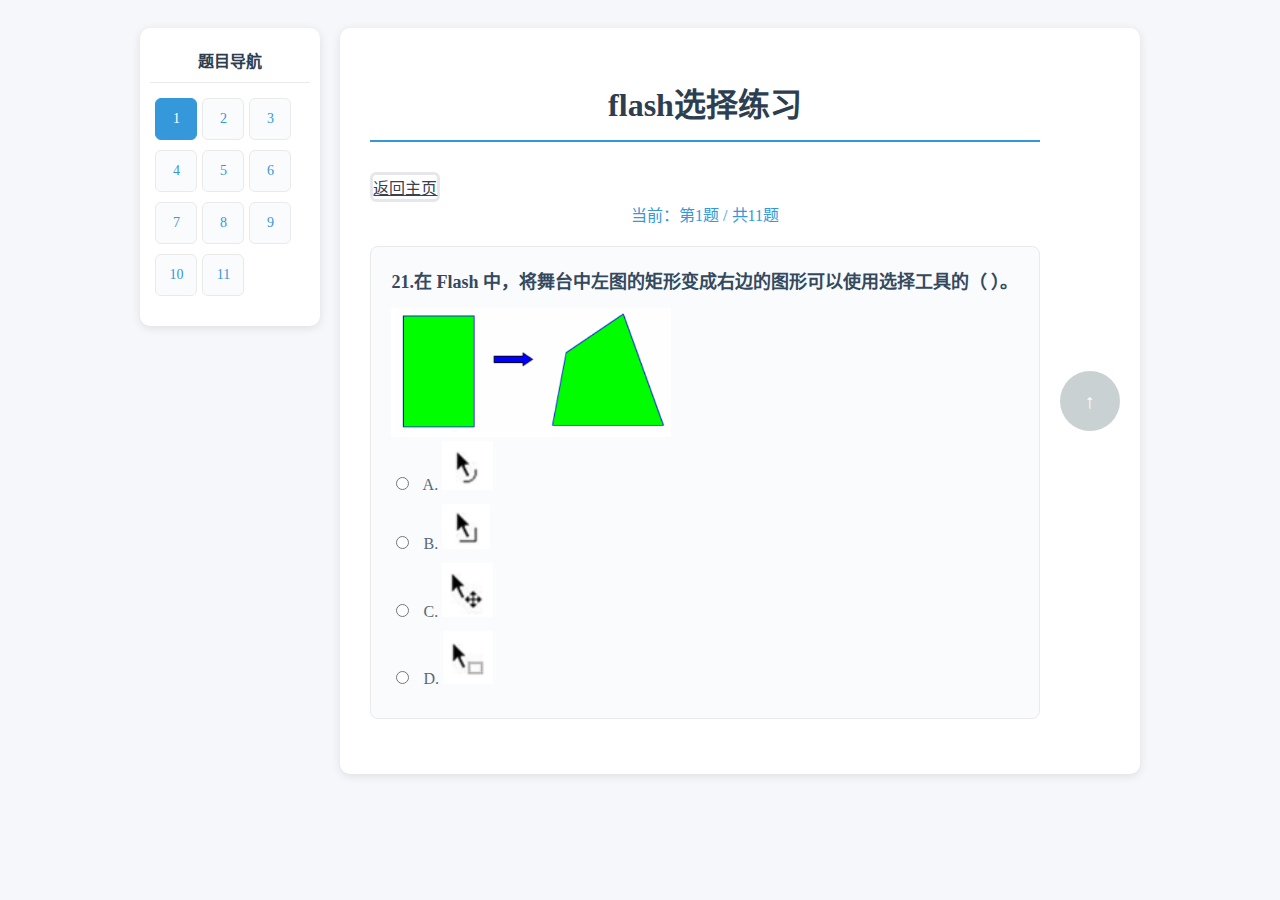
<file: flash_choice_1.html>
<!DOCTYPE html>
<html lang="zh-CN">
<head>
    <meta charset="UTF-8">
    <meta name="viewport" content="width=device-width, initial-scale=1.0">
    <title>flash习题闯关系统</title>
    <link href="style.css" type="text/css" rel="stylesheet" />
</head>
<body>
    <!-- 新增：左侧题号导航栏 -->
    <div class="question-nav" id="questionNav">
        <div class="nav-title">题目导航</div>
        <div class="nav-list" id="navList">
            <!-- 题号将通过JS动态生成 -->
        </div>
    </div>
    <div class="container">
        <h1>flash选择练习</h1>
        <a style="display: inline-block;align-items: center;justify-content: center;width: 80;height: 80;border: 3px solid #e5e7eb; border-radius: 6px;background-color: #ffffff; color: #374151;" href="index.html">返回主页</a>
        <!-- 答题进度提示 -->
        <div class="question-progress" id="questionProgress">当前：第1题 / 共25题</div>
        
        <!-- 题目列表：带图题目预留图片标签 -->
        <div class="question-list" id="questionList">
            <!-- 题目21 -->
            <div class="question-card" data-question-id="21">
                <div class="question-title">21.在 Flash 中，将舞台中左图的矩形变成右边的图形可以使用选择工具的（ ）。</div>
                <img src="images/flash_choice_21.png" style="width: 280px;" alt="">
                <div class="option-item">
                    <input type="radio" name="q21" value="A" id="q21a">
                    <label for="q21a">A. <img src="images/flash_choice_21_a.png" alt=""></label>
                </div>
                <div class="option-item">
                    <input type="radio" name="q21" value="B" id="q21b">
                    <label for="q21b">B.  <img src="images/flash_choice_21_b.png" alt=""></label>
                </div>
                <div class="option-item">
                    <input type="radio" name="q21" value="C" id="q21c">
                    <label for="q21c">C.  <img src="images/flash_choice_21_c.png" alt=""></label>
                </div>
                <div class="option-item">
                    <input type="radio" name="q21" value="D" id="q21d">
                    <label for="q21d">D.  <img src="images/flash_choice_21_d.png" alt=""></label>
                </div>
                <div class="answer-info" style="display:none;" data-correct-answer="B">
                    鼠标悬停在图形边角或线条上时，光标变为带曲线的箭头，拖动即可调整线段样式；选项B用于选择折线或节点，正确。选项C用于移动对象，选项D用于选择矩形区域，均不符合需求。
                </div>
                <div class="analysis-area" id="analysis21">
                    <div class="analysis-title">答案解读</div>
                    <div class="analysis-content" id="analysisContent21"></div>
                </div>
            </div>
            <!-- 题目22 -->
            <div class="question-card" data-question-id="22">
                <div class="question-title">22.下图为 Flash 中制作 “文字变图形” 动画的部分界面，以下说法正确的是（ ）。</div>
                <img src="images/flash_choice_22.png" style="width: 280px;" alt="">
                <div class="option-item">
                    <input type="radio" name="q22" value="A" id="q22a">
                    <label for="q22a">A. 该动画共 20 帧</label>
                </div>
                <div class="option-item">
                    <input type="radio" name="q22" value="B" id="q22b">
                    <label for="q22b">B. 图层被锁定，图层名称不可修改</label>
                </div>
                <div class="option-item">
                    <input type="radio" name="q22" value="C" id="q22c">
                    <label for="q22c">C. 播放完此动画需要 0.4 秒</label>
                </div>
                <div class="option-item">
                    <input type="radio" name="q22" value="D" id="q22d">
                    <label for="q22d">D. 可以直接修改第 1 帧中的内容</label>
                </div>
                <div class="answer-info" style="display:none;" data-correct-answer="A">
                    从时间轴刻度可看出动画帧范围为1-20帧，因此总帧数为20；图层锁定仅限制编辑帧内容，不影响修改图层名称；Flash播放到当前帧是0.4秒，而不是全部；图层处于锁定状态，无法直接修改第1帧内容。
                </div>
                <div class="analysis-area" id="analysis22">
                    <div class="analysis-title">答案解读</div>
                    <div class="analysis-content" id="analysisContent22"></div>
                </div>
            </div>
            <!-- 题目23 -->
            <div class="question-card" data-question-id="23">
                <div class="question-title">23.在 Flash 中，将某动画的帧频减小后，该动画的播放时长将会（ ）。</div>
                <div class="option-item">
                    <input type="radio" name="q23" value="A" id="q23a">
                    <label for="q23a">A. 减少</label>
                </div>
                <div class="option-item">
                    <input type="radio" name="q23" value="B" id="q23b">
                    <label for="q23b">B. 增加</label>
                </div>
                <div class="option-item">
                    <input type="radio" name="q23" value="C" id="q23c">
                    <label for="q23c">C. 不变</label>
                </div>
                <div class="option-item">
                    <input type="radio" name="q23" value="D" id="q23d">
                    <label for="q23d">D. 无法确定</label>
                </div>
                <div class="answer-info" style="display:none;" data-correct-answer="B">
                    播放时长的计算公式为：播放时长 = 总帧数 ÷ 帧频。当动画总帧数固定时，帧频（每秒播放的帧数）越小，播放完整部动画所需的时间就越长，因此播放时长会增加。
                </div>
                <div class="analysis-area" id="analysis23">
                    <div class="analysis-title">答案解读</div>
                    <div class="analysis-content" id="analysisContent23"></div>
                </div>
            </div>
            <!-- 题目24 -->
            <div class="question-card" data-question-id="24">
                <div class="question-title">24.在 Flash 中，要将制作完成的作品导出影片，可以选择的格式是（ ）。</div>
                <div class="option-item">
                    <input type="radio" name="q24" value="A" id="q24a">
                    <label for="q24a">A. ②③④</label>
                </div>
                <div class="option-item">
                    <input type="radio" name="q24" value="B" id="q24b">
                    <label for="q24b">B. ①③④</label>
                </div>
                <div class="option-item">
                    <input type="radio" name="q24" value="C" id="q24c">
                    <label for="q24c">C. ①②④</label>
                </div>
                <div class="option-item">
                    <input type="radio" name="q24" value="D" id="q24d">
                    <label for="q24d">D. ①②③</label>
                </div>
                <div class="answer-info" style="display:none;" data-correct-answer="A">
                    .fla 是 Flash 源文件格式，用于保存编辑工程，不是导出影片的格式；.swf、.gif、.avi 均为 Flash 支持导出的影片/动画格式。
                </div>
                <div class="analysis-area" id="analysis24">
                    <div class="analysis-title">答案解读</div>
                    <div class="analysis-content" id="analysisContent24"></div>
                </div>
            </div>
            <!-- 题目25 -->
            <div class="question-card" data-question-id="25">
                <div class="question-title">25.在 Flash 中，采用（ ）动画可以实现图 1 至图 2 所示的动画效果。</div>
                <img src="images/flash_choice_25.png" style="width: 360px;" alt="">
                <div class="option-item">
                    <input type="radio" name="q25" value="A" id="q25a">
                    <label for="q25a">A. 引导层</label>
                </div>
                <div class="option-item">
                    <input type="radio" name="q25" value="B" id="q25b">
                    <label for="q25b">B. 遮罩</label>
                </div>
                <div class="option-item">
                    <input type="radio" name="q25" value="C" id="q25c">
                    <label for="q25c">C. 逐帧</label>
                </div>
                <div class="option-item">
                    <input type="radio" name="q25" value="D" id="q25d">
                    <label for="q25d">D. 形变</label>
                </div>
                <div class="answer-info" style="display:none;" data-correct-answer="B">
                    遮罩动画可以实现显示区域的动态变化效果，符合图1到图2的变化效果；引导层用于控制路径，逐帧是一帧一帧绘制，形变用于形状变化，均不符合题意。
                </div>
                <div class="analysis-area" id="analysis25">
                    <div class="analysis-title">答案解读</div>
                    <div class="analysis-content" id="analysisContent25"></div>
                </div>
            </div>
            <!-- 题目26 -->
            <div class="question-card" data-question-id="26">
                <div class="question-title">26.在 Flash 中制作动画的界面如下图所示，下列说法正确的是（ ）。</div>
                <img src="images/flash_choice_26.png" style="width: 360px;" alt="">
                <div class="option-item">
                    <input type="radio" name="q26" value="A" id="q26a">
                    <label for="q26a">A. 该动画有 24 个关键帧</label>
                </div>
                <div class="option-item">
                    <input type="radio" name="q26" value="B" id="q26b">
                    <label for="q26b">B. 此动画的帧频是 7fps</label>
                </div>
                <div class="option-item">
                    <input type="radio" name="q26" value="C" id="q26c">
                    <label for="q26c">C. 播放完该动画需要 0.5 秒时间</label>
                </div>
                <div class="option-item">
                    <input type="radio" name="q26" value="D" id="q26d">
                    <label for="q26d">D. 如需以更短的时间将该动画播放完毕可将帧频率修改为 8fps</label>
                </div>
                <div class="answer-info" style="display:none;" data-correct-answer="A">
                    从时间轴界面可判断该动画为逐帧动画，共有24个关键帧；帧频为9fps；播放到当前选中帧用时0.5秒；提高帧频会缩短播放时间，但选项D描述与题图信息不符。
                </div>
                <div class="analysis-area" id="analysis26">
                    <div class="analysis-title">答案解读</div>
                    <div class="analysis-content" id="analysisContent26"></div>
                </div>
            </div>
            <!-- 题目27 -->
            <div class="question-card" data-question-id="27">
                <div class="question-title">27.如图所示，小云同学在使用 Flash 软件制作动画时，发现未能成功创建变形动画。下列方法能够帮助她完成该动画的操作是（ ）。</div>
                <img src="images/flash_choice_27.png" style="width: 360px;" alt="">
                <div class="option-item">
                    <input type="radio" name="q27" value="A" id="q27a">
                    <label for="q27a">A. 将第 1 帧中的对象进行分离，第 20 帧中的对象转换成元件</label>
                </div>
                <div class="option-item">
                    <input type="radio" name="q27" value="B" id="q27b">
                    <label for="q27b">B. 将第 1 帧中的对象转换成元件，第 20 帧中对象进行分离</label>
                </div>
                <div class="option-item">
                    <input type="radio" name="q27" value="C" id="q27c">
                    <label for="q27c">C. 将第 1 帧，第 20 帧中的对象全部转换成元件</label>
                </div>
                <div class="option-item">
                    <input type="radio" name="q27" value="D" id="q27d">
                    <label for="q27d">D. 对第 1 帧，第 20 帧中的对象全部进行两次分离操作</label>
                </div>
                <div class="answer-info" style="display:none;" data-correct-answer="D">
                    形状变形动画要求对象必须是矢量图形，文字、图片、元件都需要分离（打散）后才能创建形变动画，因此需要对第1帧、第20帧的对象都进行分离操作。
                </div>
                <div class="analysis-area" id="analysis27">
                    <div class="analysis-title">答案解读</div>
                    <div class="analysis-content" id="analysisContent27"></div>
                </div>
            </div>
            <!-- 题目28 -->
            <div class="question-card" data-question-id="28">
                <div class="question-title">28.观察下图中的 Flash 动画，在播放动画时，发现蝴蝶没有按指定的路径运动，而是在原地运动，出现这个问题的原因可能是（ ）。</div>
                <img src="images/flash_choice_28.png" style="width: 360px;" alt="">
                <div class="option-item">
                    <input type="radio" name="q28" value="A" id="q28a">
                    <label for="q28a">A. 描绘的运动路径是闭合的曲线</label>
                </div>
                <div class="option-item">
                    <input type="radio" name="q28" value="B" id="q28b">
                    <label for="q28b">B. 引导层没有创建补间动画</label>
                </div>
                <div class="option-item">
                    <input type="radio" name="q28" value="C" id="q28c">
                    <label for="q28c">C. 运动的路径不能是曲线</label>
                </div>
                <div class="option-item">
                    <input type="radio" name="q28" value="D" id="q28d">
                    <label for="q28d">D. “蝴蝶” 图层使用了形状补间动画</label>
                </div>
                <div class="answer-info" style="display:none;" data-correct-answer="A">
                    引导层动画中，若运动路径为闭合曲线，对象容易无法正确吸附路径，导致在原地运动，无法沿路径移动。
                </div>
                <div class="analysis-area" id="analysis28">
                    <div class="analysis-title">答案解读</div>
                    <div class="analysis-content" id="analysisContent28"></div>
                </div>
            </div>
            <!-- 题目29 -->
            <div class="question-card" data-question-id="29">
                <div class="question-title">29.在 Flash 中，下列比较适合使用逐帧动画制作的是（ ）。</div>
                <div class="option-item">
                    <input type="radio" name="q29" value="A" id="q29a">
                    <label for="q29a">A. 骑车行驶的动画</label>
                </div>
                <div class="option-item">
                    <input type="radio" name="q29" value="B" id="q29b">
                    <label for="q29b">B. 种子发芽的动画</label>
                </div>
                <div class="option-item">
                    <input type="radio" name="q29" value="C" id="q29c">
                    <label for="q29c">C. 鱼儿游泳的动画</label>
                </div>
                <div class="option-item">
                    <input type="radio" name="q29" value="D" id="q29d">
                    <label for="q29d">D. 树叶飘落的动画</label>
                </div>
                <div class="answer-info" style="display:none;" data-correct-answer="B">
                    种子发芽的过程形态变化没有规律性，无法用动作补间或形状补间直接实现，适合使用逐帧动画制作；骑车行驶、鱼儿游泳、树叶飘落均可使用补间动画完成。
                </div>
                <div class="analysis-area" id="analysis29">
                    <div class="analysis-title">答案解读</div>
                    <div class="analysis-content" id="analysisContent29"></div>
                </div>
            </div>
            <!-- 题目30 -->
            <div class="question-card" data-question-id="30">
                <div class="question-title">30.在 Flash 中，将左图修改成右图的操作中使用的工具是（ ）。</div>
                <img src="images/flash_choice_30.png" style="width: 360px;" alt="">
                <div class="option-item">
                    <input type="radio" name="q30" value="A" id="q30a">
                    <label for="q30a">A. 选择工具</label>
                </div>
                <div class="option-item">
                    <input type="radio" name="q30" value="B" id="q30b">
                    <label for="q30b">B. 任意变形工具</label>
                </div>
                <div class="option-item">
                    <input type="radio" name="q30" value="C" id="q30c">
                    <label for="q30c">C. 铅笔工具</label>
                </div>
                <div class="option-item">
                    <input type="radio" name="q30" value="D" id="q30d">
                    <label for="q30d">D. 部分选取工具</label>
                </div>
                <div class="answer-info" style="display:none;" data-correct-answer="B">
                    任意变形工具可以对对象进行缩放、旋转、扭曲、倾斜等变形操作，符合左图到右图的图形变化需求。
                </div>
                <div class="analysis-area" id="analysis30">
                    <div class="analysis-title">答案解读</div>
                    <div class="analysis-content" id="analysisContent30"></div>
                </div>
            </div>
            <!-- 题目31 -->
            <div class="question-card" data-question-id="31">
                <div class="question-title">在 Flash 中，使用工具选中左边的八角星后将呈现出右边的效果，则选中八角星时所使用的工具是（ ）。</div>
                <img src="images/flash_choice_31.png" style="width: 360px;" alt="">
                <div class="option-item">
                    <input type="radio" name="q31" value="A" id="q31a">
                    <label for="q31a">A. <img src="images/flash_choice_31_a.png" alt=""></label>
                </div>
                <div class="option-item">
                    <input type="radio" name="q31" value="B" id="q31b">
                    <label for="q31b">B. <img src="images/flash_choice_31_b.png" alt=""></label>
                </div>
                <div class="option-item">
                    <input type="radio" name="q31" value="C" id="q31c">
                    <label for="q31c">C. <img src="images/flash_choice_31_c.png" alt=""></label>
                </div>
                <div class="option-item">
                    <input type="radio" name="q31" value="D" id="q31d">
                    <label for="q31d">D. <img src="images/flash_choice_31_d.png" alt=""></label>
                </div>
                <div class="answer-info" style="display:none;" data-correct-answer="B">
                    部分选取工具（白色箭头）用于选中图形的锚点和路径，可对图形节点进行调整，会出现题图所示的锚点效果。
                </div>
                <div class="analysis-area" id="analysis31">
                    <div class="analysis-title">答案解读</div>
                    <div class="analysis-content" id="analysisContent31"></div>
                </div>
            </div>
        </div>
        <!-- 下一题按钮（答题完成后显示） -->
        <button class="btn next-btn" id="nextBtn">进入下一题</button>

        <!-- 提交结果按钮（最后一题答题完成后显示） -->
        <button class="btn submit-btn" id="submitAllBtn" style="display: none;">提交所有答案并查看统计结果</button>

        <!-- 结果统计区域 -->
        <div class="result-container" id="resultContainer">
            <div class="result-title">闯关完成！答题统计</div>
            <div class="result-info" id="totalCount">总答题数：0题</div>
            <div class="result-info" id="correctCount">答对题数：0题</div>
            <div class="result-info" id="accuracyRate">正确率：0%</div>
        </div>

        <!-- 新增：右侧上下题按钮容器 -->
        <div class="btn-sidebar" id="btnSidebar">
            <button class="sidebar-btn prev-btn" id="prevBtn">↑</button>
            <button class="sidebar-btn next-btn" id="sidebarNextBtn">↓</button>
        </div>
    </div>

    <!-- 新增：自定义提示框（全局唯一） -->
    <div class="custom-tip" id="customTip">
        <div class="tip-title" id="tipTitle"></div>
        <div class="tip-content" id="tipContent"></div>
        <button class="tip-confirm" id="tipConfirm">确定</button>
    </div>
</body>
<script>
    // 全局变量
    let answerRecord = {
        total: 0, // 总题数
        correct: 0 // 答对题数
    };
    let currentQuestionIndex = 0; // 当前显示的题目索引（从0开始）
    let allQuestionCards = []; // 所有题目卡片集合
    let allNavItems = []; // 所有导航题号元素集合
    const customTip = document.getElementById('customTip'); // 自定义提示框实例
    const prevBtn = document.getElementById('prevBtn'); // 左侧上一题按钮
    const sidebarNextBtn = document.getElementById('sidebarNextBtn'); // 右侧下一题按钮

    // 页面加载完成后初始化功能
    window.onload = function() {
        // 1. 初始化变量，获取所有题目卡片
        allQuestionCards = Array.from(document.querySelectorAll('.question-card'));
        answerRecord.total = allQuestionCards.length;
        document.getElementById('totalCount').innerText = `总答题数：${answerRecord.total}题`;

        // 2. 动态生成左侧题号导航
        generateQuestionNav();

        // 3. 显示第一题，更新答题进度和导航激活状态
        showCurrentQuestion();

        // 4. 更新侧边按钮启用/禁用状态
        updateSidebarBtnStatus();

        // 5. 为所有单选选项绑定即时判断事件
        const allRadioInputs = document.querySelectorAll('input[type="radio"]');
        allRadioInputs.forEach(input => {
            input.addEventListener('change', function() {
                // 禁用当前题目的所有选项（防止重复选择）
                const currentQuestion = this.closest('.question-card');
                const currentRadioInputs = currentQuestion.querySelectorAll('input[type="radio"]');
                currentRadioInputs.forEach(radio => radio.disabled = true);

                // 获取当前题目相关数据
                const questionId = currentQuestion.getAttribute('data-question-id');
                const answerInfo = currentQuestion.querySelector('.answer-info');
                const correctAnswer = answerInfo.getAttribute('data-correct-answer');
                const userAnswer = this.value;
                const analysis = answerInfo.innerText;

                // 高亮显示正确/错误选项
                highlightOption(currentQuestion, correctAnswer, userAnswer);

                // 填充解析区域并显示
                const analysisContent = document.getElementById(`analysisContent${questionId}`);
                const analysisArea = document.getElementById(`analysis${questionId}`);
                analysisContent.innerText = analysis;
                analysisArea.style.display = 'block';

                // 答题结果判断，显示自定义提示框
                if (userAnswer === correctAnswer) {
                    currentQuestion.setAttribute('data-is-correct', 'true');
                    showCustomTip('correct', '回答正确！', '恭喜你，掌握了该知识点～');
                } else {
                    currentQuestion.setAttribute('data-is-correct', 'false');
                    showCustomTip('error', '回答错误', `正确答案是：${correctAnswer}，请仔细查看下方解析哦～`);
                }

                // 显示下一题按钮（最后一题显示提交按钮）
                if (currentQuestionIndex < answerRecord.total - 1) {
                    document.getElementById('nextBtn').style.display = 'block';
                } else {
                    document.getElementById('submitAllBtn').style.display = 'block';
                }
            });
        });

        // 6. 绑定自定义提示框确定按钮事件
        document.getElementById('tipConfirm').addEventListener('click', function() {
            customTip.style.display = 'none';
        });

        // 7. 绑定底部下一题按钮事件
        document.getElementById('nextBtn').addEventListener('click', function() {
            goToNextQuestion();
            // 隐藏下一题按钮
            this.style.display = 'none';
        });

        // 8. 绑定右侧侧边栏上下题按钮事件
        prevBtn.addEventListener('click', goToPrevQuestion);
        sidebarNextBtn.addEventListener('click', goToNextQuestion);

        // 9. 绑定提交按钮事件，统计最终结果
        document.getElementById('submitAllBtn').addEventListener('click', function() {
            // 重新统计答对题数
            answerRecord.correct = 0;
            allQuestionCards.forEach(card => {
                const isCorrect = card.getAttribute('data-is-correct');
                if (isCorrect === 'true') {
                    answerRecord.correct++;
                }
            });

            // 计算正确率（保留2位小数，避免除零错误）
            const accuracy = answerRecord.total > 0 
                ? ((answerRecord.correct / answerRecord.total) * 100).toFixed(2) 
                : '0.00';

            // 更新统计结果页面
            document.getElementById('correctCount').innerText = `答对题数：${answerRecord.correct}题`;
            document.getElementById('accuracyRate').innerText = `正确率：${accuracy}%`;

            // 显示统计区域
            document.getElementById('resultContainer').style.display = 'block';

            // 显示最终结果自定义提示框
            showCustomTip('correct', '闯关完成！', `总题数：${answerRecord.total}题\n答对题数：${answerRecord.correct}题\n正确率：${accuracy}%`);
        });
    };

    // 新增：动态生成左侧题号导航
    function generateQuestionNav() {
        const navList = document.getElementById('navList');
        navList.innerHTML = ''; // 清空原有内容

        for (let i = 0; i < allQuestionCards.length; i++) {
            const navItem = document.createElement('a');
            navItem.className = 'nav-item';
            navItem.dataset.index = i;
            navItem.innerText = i + 1;

            // 绑定题号点击跳转事件
            navItem.addEventListener('click', function() {
                const targetIndex = parseInt(this.dataset.index);
                goToSpecificQuestion(targetIndex);
            });

            navList.appendChild(navItem);
            allNavItems.push(navItem);
        }
    }

    // 新增：跳转到指定题号
    function goToSpecificQuestion(targetIndex) {
        if (targetIndex < 0 || targetIndex >= allQuestionCards.length) return;

        // 隐藏当前题
        allQuestionCards[currentQuestionIndex].classList.remove('active');
        allNavItems[currentQuestionIndex].classList.remove('active');

        // 更新当前索引
        currentQuestionIndex = targetIndex;

        // 显示目标题
        showCurrentQuestion();

        // 更新侧边按钮状态
        updateSidebarBtnStatus();
    }

    // 新增：跳转到上一题
    function goToPrevQuestion() {
        if (currentQuestionIndex > 0) {
            goToSpecificQuestion(currentQuestionIndex - 1);
        }
    }

    // 新增：跳转到下一题
    function goToNextQuestion() {
        if (currentQuestionIndex < allQuestionCards.length - 1) {
            goToSpecificQuestion(currentQuestionIndex + 1);
            // 隐藏底部下一题按钮
            document.getElementById('nextBtn').style.display = 'none';
        }
    }

    // 新增：更新侧边按钮启用/禁用状态
    function updateSidebarBtnStatus() {
        // 上一题按钮：第一题禁用，其余启用
        if (currentQuestionIndex === 0) {
            prevBtn.classList.remove('enabled');
        } else {
            prevBtn.classList.add('enabled');
        }

        // 下一题按钮：最后一题禁用，其余启用
        if (currentQuestionIndex === allQuestionCards.length - 1) {
            sidebarNextBtn.classList.remove('enabled');
        } else {
            sidebarNextBtn.classList.add('enabled');
        }
    }

    // 辅助函数1：显示当前题目并更新进度、导航激活状态
    function showCurrentQuestion() {
        if (allQuestionCards[currentQuestionIndex] && allNavItems[currentQuestionIndex]) {
            // 激活当前题目
            allQuestionCards[currentQuestionIndex].classList.add('active');
            // 激活当前导航题号
            allNavItems[currentQuestionIndex].classList.add('active');
            // 更新答题进度提示
            document.getElementById('questionProgress').innerText = 
                `当前：第${currentQuestionIndex + 1}题 / 共${answerRecord.total}题`;
        }
    }

    // 辅助函数2：显示自定义提示框
    function showCustomTip(type, title, content) {
        const tipTitle = document.getElementById('tipTitle');
        const tipContent = document.getElementById('tipContent');

        // 重置提示框样式
        customTip.className = 'custom-tip';
        customTip.classList.add(`${type}-tip`);

        // 填充内容
        tipTitle.innerText = title;
        tipContent.innerText = content;

        // 显示提示框
        customTip.style.display = 'block';
    }

    // 辅助函数3：高亮显示正确/错误选项
    function highlightOption(questionCard, correctAnswer, userAnswer) {
        const optionItems = questionCard.querySelectorAll('.option-item');
        optionItems.forEach(item => {
            const input = item.querySelector('input');
            if (input.value === correctAnswer) {
                // 正确选项高亮
                item.classList.add('correct');
            } else if (input.value === userAnswer && userAnswer !== correctAnswer) {
                // 错误选项标记
                item.classList.add('incorrect');
            }
        });
    }
</script>
</html>
</file>
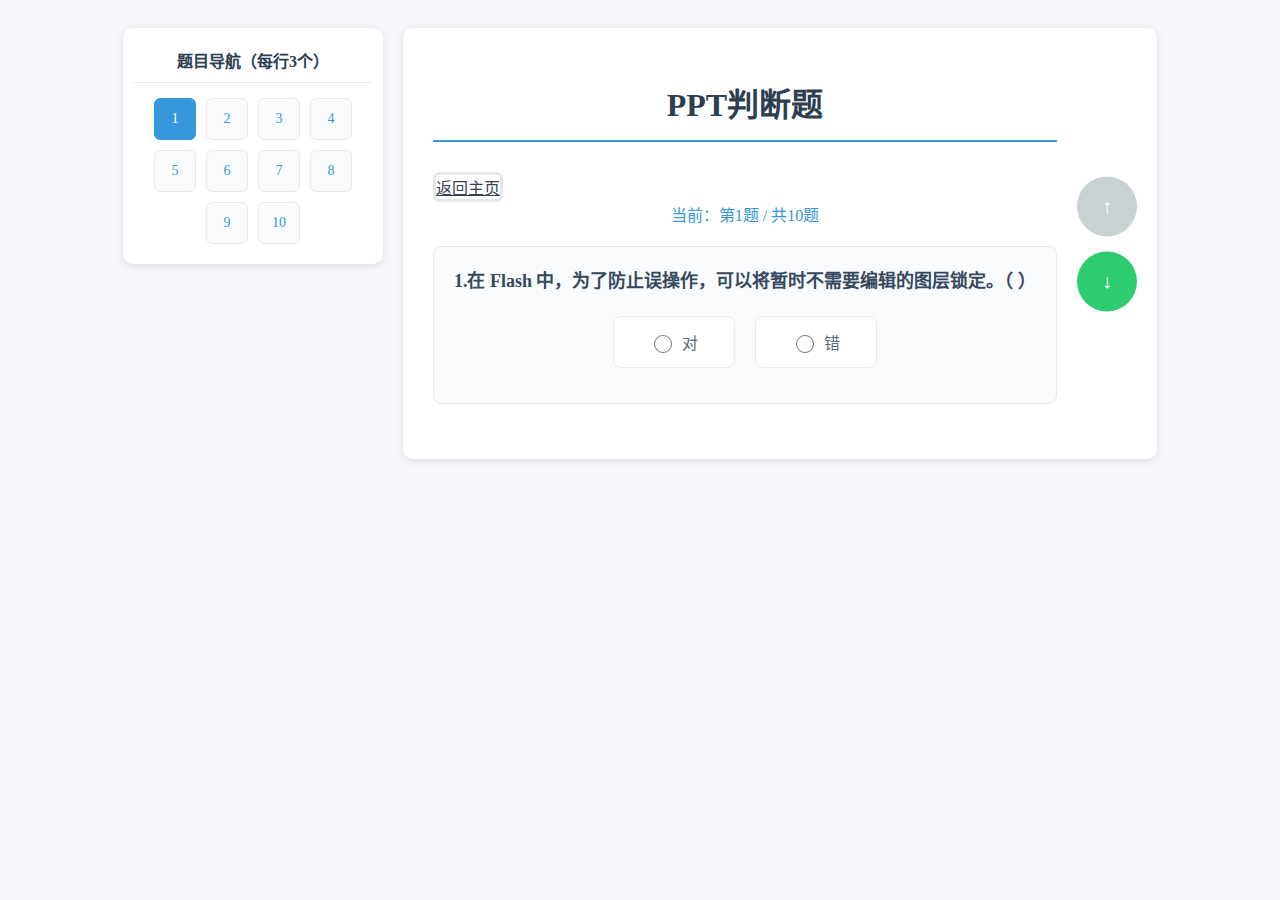
<file: flash_judge.html>
<!DOCTYPE html>
<html lang="zh-CN">
<head>
    <meta charset="UTF-8">
    <meta name="viewport" content="width=device-width, initial-scale=1.0">
    <title>计算机网络判断题</title>
    <link href="panduanstyle.css" type="text/css" rel="stylesheet"/>
</head>
<body>
    <!-- 左侧题号导航（每行3个） -->
    <div class="question-nav" id="questionNav">
        <div class="nav-title">题目导航（每行3个）</div>
        <div class="nav-list" id="navList"></div>
    </div>

    <!-- 中间答题容器 -->
    <div class="container">
        <h1>PPT判断题</h1>
        <a style="display: inline-block;align-items: center;justify-content: center;width: 80;height: 80;border: 3px solid #e5e7eb; border-radius: 6px;background-color: #ffffff; color: #374151;" href="index.html">返回主页</a>
        <!-- 答题进度 -->
        <div class="question-progress" id="questionProgress">当前：第1题 / 共15题</div>
        
        <!-- 判断题列表 -->
        <div class="question-list" id="questionList">
            <!-- 题目1 -->
            <div class="question-card" data-question-id="1">
                <div class="question-title">1.在 Flash 中，为了防止误操作，可以将暂时不需要编辑的图层锁定。（ ）</div>
                <div class="judge-options">
                    <div class="judge-item">
                        <input type="radio" name="q1" value="对" id="q1a">
                        <label for="q1a">对</label>
                    </div>
                    <div class="judge-item">
                        <input type="radio" name="q1" value="错" id="q1b">
                        <label for="q1b">错</label>
                    </div>
                </div>
                <div class="answer-info" style="display:none;" data-correct-answer="对">
                    图层锁定后无法编辑、移动该图层中的对象，可有效防止误操作。
                </div>
                <div class="analysis-area" id="analysis1">
                    <div class="analysis-title">答案解读</div>
                    <div class="analysis-content" id="analysisContent1"></div>
                </div>
            </div>
            <!-- 题目2 -->
            <div class="question-card" data-question-id="2">
                <div class="question-title">2.在 Flash 中，“库” 面板可以通过 “窗口” 菜单中的相应命令打开或关闭。（ ）</div>
                <div class="judge-options">
                    <div class="judge-item">
                        <input type="radio" name="q2" value="对" id="q2a">
                        <label for="q2a">对</label>
                    </div>
                    <div class="judge-item">
                        <input type="radio" name="q2" value="错" id="q2b">
                        <label for="q2b">错</label>
                    </div>
                </div>
                <div class="answer-info" style="display:none;" data-correct-answer="对">
                    在 Flash 中，所有面板都可以通过“窗口”菜单进行打开或关闭，“库”面板也不例外。
                </div>
                <div class="analysis-area" id="analysis2">
                    <div class="analysis-title">答案解读</div>
                    <div class="analysis-content" id="analysisContent2"></div>
                </div>
            </div>
            <!-- 题目3 -->
            <div class="question-card" data-question-id="3">
                <div class="question-title">3.在 Flash 中创建一个新的 Flash 文档时，默认的帧频为 10fps。（ ）</div>
                <div class="judge-options">
                    <div class="judge-item">
                        <input type="radio" name="q3" value="对" id="q3a">
                        <label for="q3a">对</label>
                    </div>
                    <div class="judge-item">
                        <input type="radio" name="q3" value="错" id="q3b">
                        <label for="q3b">错</label>
                    </div>
                </div>
                <div class="answer-info" style="display:none;" data-correct-answer="错">
                    Flash 新建文档默认帧频为 24fps，不是 10fps。
                </div>
                <div class="analysis-area" id="analysis3">
                    <div class="analysis-title">答案解读</div>
                    <div class="analysis-content" id="analysisContent3"></div>
                </div>
            </div>
            <!-- 题目4 -->
            <div class="question-card" data-question-id="4">
                <div class="question-title">3.在 Flash 中对舞台中的圆形创建形状补间动画后，时间轴上显示创建动画不成功，原因是没有对圆形进行分离。（ ）</div>
                <img src="images/flash_judge_4.png" style="width: 320px;" alt="">
                <div class="judge-options">
                    <div class="judge-item">
                        <input type="radio" name="q4" value="对" id="q4a">
                        <label for="q4a">对</label>
                    </div>
                    <div class="judge-item">
                        <input type="radio" name="q4" value="错" id="q4b">
                        <label for="q4b">错</label>
                    </div>
                </div>
                <div class="answer-info" style="display:none;" data-correct-answer="对">
                    形状补间动画需要对象为矢量图形，元件、文字等必须分离（打散）后才能创建成功。
                </div>
                <div class="analysis-area" id="analysis4">
                    <div class="analysis-title">答案解读</div>
                    <div class="analysis-content" id="analysisContent4"></div>
                </div>
            </div>
            <!-- 题目5 -->
            <div class="question-card" data-question-id="5">
                <div class="question-title">5.在 Flash 中创建一个新的 Flash 文档时，默认的帧频为 24fps。（ ）</div>
                <div class="judge-options">
                    <div class="judge-item">
                        <input type="radio" name="q5" value="对" id="q5a">
                        <label for="q5a">对</label>
                    </div>
                    <div class="judge-item">
                        <input type="radio" name="q5" value="错" id="q5b">
                        <label for="q5b">错</label>
                    </div>
                </div>
                <div class="answer-info" style="display:none;" data-correct-answer="对">
                    在 Flash 中新建文档时，默认帧频为 24fps。
                </div>
                <div class="analysis-area" id="analysis5">
                    <div class="analysis-title">答案解读</div>
                    <div class="analysis-content" id="analysisContent5"></div>
                </div>
            </div>
            <!-- 题目6 -->
            <div class="question-card" data-question-id="6">
                <div class="question-title">6.如图所示，“蝴蝶” 和 “蜻蜓” 两个图层都是被引导层。（ ）</div>
                <img src="images/flash_judge_6.png" style="width: 320px;" alt="">
                <div class="judge-options">
                    <div class="judge-item">
                        <input type="radio" name="q6" value="对" id="q6a">
                        <label for="q6a">对</label>
                    </div>
                    <div class="judge-item">
                        <input type="radio" name="q6" value="错" id="q6b">
                        <label for="q6b">错</label>
                    </div>
                </div>
                <div class="answer-info" style="display:none;" data-correct-answer="错">
                    一个引导层下可以有多个被引导层，但题图中并非两个图层都是被引导层。
                </div>
                <div class="analysis-area" id="analysis6">
                    <div class="analysis-title">答案解读</div>
                    <div class="analysis-content" id="analysisContent6"></div>
                </div>
            </div>
            <!-- 题目7 -->
            <div class="question-card" data-question-id="7">
                <div class="question-title">7.如图所示，该 Flash 动画播放时每秒播放 12 帧画面。（ ）</div>
                <img src="images/flash_judge_7.png" style="width: 320px;" alt="">
                <div class="judge-options">
                    <div class="judge-item">
                        <input type="radio" name="q7" value="对" id="q7a">
                        <label for="q7a">对</label>
                    </div>
                    <div class="judge-item">
                        <input type="radio" name="q7" value="错" id="q7b">
                        <label for="q7b">错</label>
                    </div>
                </div>
                <div class="answer-info" style="display:none;" data-correct-answer="错">
                    从时间轴下方的信息栏可以清晰看到，帧频标注为 24.0 fps，这表示动画每秒播放 24 帧画面，而非 12 帧。
                </div>
                <div class="analysis-area" id="analysis7">
                    <div class="analysis-title">答案解读</div>
                    <div class="analysis-content" id="analysisContent7"></div>
                </div>
            </div>
            <!-- 题目8 -->
            <div class="question-card" data-question-id="8">
                <div class="question-title">8.在 Flash 的舞台上，使用橡皮擦工具 “<img src="images/flash_judge_8.png" alt="">” 无法擦除元件。（ ）</div>
                <div class="judge-options">
                    <div class="judge-item">
                        <input type="radio" name="q8" value="对" id="q8a">
                        <label for="q8a">对</label>
                    </div>
                    <div class="judge-item">
                        <input type="radio" name="q8" value="错" id="q8b">
                        <label for="q8b">错</label>
                    </div>
                </div>
                <div class="answer-info" style="display:none;" data-correct-answer="对">
                    橡皮擦工具仅能擦除舞台上的矢量图形，元件属于整体对象，直接使用橡皮擦工具无法对其进行擦除，需先将元件分离（打散）为矢量图形后才能擦除。
                </div>
                <div class="analysis-area" id="analysis8">
                    <div class="analysis-title">答案解读</div>
                    <div class="analysis-content" id="analysisContent8"></div>
                </div>
            </div>
            <!-- 题目9 -->
            <div class="question-card" data-question-id="9">
                <div class="question-title">9.在 Flash 的工具箱中，“<img src="images/flash_judge_9.png" alt="">” 是缩放工具，可以放大或缩小舞台。（ ）</div>
                <div class="judge-options">
                    <div class="judge-item">
                        <input type="radio" name="q9" value="对" id="q9a">
                        <label for="q9a">对</label>
                    </div>
                    <div class="judge-item">
                        <input type="radio" name="q9" value="错" id="q9b">
                        <label for="q9b">错</label>
                    </div>
                </div>
                <div class="answer-info" style="display:none;" data-correct-answer="错">
                    Flash 工具箱中的缩放工具图标是放大镜样式，不是“○”，“○”通常是椭圆工具，用于绘制椭圆图形。
                </div>
                <div class="analysis-area" id="analysis9">
                    <div class="analysis-title">答案解读</div>
                    <div class="analysis-content" id="analysisContent9"></div>
                </div>
            </div>
            <!-- 题目10 -->
            <div class="question-card" data-question-id="10">
                <div class="question-title">10.在 Flash 中，使用工具 “<img src="images/flash_judge_10.png" alt="">” 可以绘制任意的曲线。（ ）</div>
                <div class="judge-options">
                    <div class="judge-item">
                        <input type="radio" name="q10" value="对" id="q10a">
                        <label for="q10a">对</label>
                    </div>
                    <div class="judge-item">
                        <input type="radio" name="q10" value="错" id="q10b">
                        <label for="q10b">错</label>
                    </div>
                </div>
                <div class="answer-info" style="display:none;" data-correct-answer="对">
                    铅笔工具可以自由绘制直线、曲线等任意形状的线条，能够绘制任意的曲线。
                </div>
                <div class="analysis-area" id="analysis10">
                    <div class="analysis-title">答案解读</div>
                    <div class="analysis-content" id="analysisContent10"></div>
                </div>
            </div>




        </div>

        <!-- 底部按钮 -->
        <button class="btn next-btn-bottom" id="nextBtnBottom">进入下一题</button>
        <button class="btn submit-btn" id="submitAllBtn" style="display: none;">提交所有答案并查看统计结果</button>

        <!-- 结果统计区域 -->
        <div class="result-container" id="resultContainer">
            <div class="result-title">闯关完成！答题统计</div>
            <div class="result-info" id="totalCount">总答题数：0题</div>
            <div class="result-info" id="correctCount">答对题数：0题</div>
            <div class="result-info" id="accuracyRate">正确率：0%</div>
        </div>

        <!-- 右侧上下题按钮 -->
        <div class="btn-sidebar" id="btnSidebar">
            <button class="sidebar-btn prev-btn" id="prevBtn">↑</button>
            <button class="sidebar-btn next-btn" id="sidebarNextBtn">↓</button>
        </div>
    </div>

    <!-- 自定义提示框 -->
    <div class="custom-tip" id="customTip">
        <div class="tip-title" id="tipTitle"></div>
        <div class="tip-content" id="tipContent"></div>
        <button class="tip-confirm" id="tipConfirm">确定</button>
    </div>

    <script>
        // 全局变量
        let answerRecord = { total: 0, correct: 0 };
        let currentQuestionIndex = 0;
        let allQuestionCards = [];
        let allNavItems = [];
        const customTip = document.getElementById('customTip');
        const prevBtn = document.getElementById('prevBtn');
        const sidebarNextBtn = document.getElementById('sidebarNextBtn');
        const nextBtnBottom = document.getElementById('nextBtnBottom');

        // 页面加载完成初始化
        window.onload = function() {
            // 1. 初始化题目数据
            allQuestionCards = Array.from(document.querySelectorAll('.question-card'));
            answerRecord.total = allQuestionCards.length;
            document.getElementById('totalCount').innerText = `总答题数：${answerRecord.total}题`;

            // 2. 动态生成左侧题号导航（每行3个）
            generateQuestionNav();

            // 3. 显示第一题，更新状态
            showCurrentQuestion();

            // 4. 更新侧边按钮状态
            updateSidebarBtnStatus();

            // 5. 绑定判断题选项点击事件
            bindJudgeOptionEvents();

            // 6. 绑定提示框确定按钮
            document.getElementById('tipConfirm').addEventListener('click', () => {
                customTip.style.display = 'none';
            });

            // 7. 绑定底部下一题按钮
            nextBtnBottom.addEventListener('click', () => {
                goToNextQuestion();
                nextBtnBottom.style.display = 'none';
            });

            // 8. 绑定右侧上下题按钮
            prevBtn.addEventListener('click', goToPrevQuestion);
            sidebarNextBtn.addEventListener('click', () => {
                goToNextQuestion();
                nextBtnBottom.style.display = 'none';
            });

            // 9. 绑定提交按钮事件
            document.getElementById('submitAllBtn').addEventListener('click', submitResult);
        };

        // 生成左侧题号导航（每行3个）
        function generateQuestionNav() {
            const navList = document.getElementById('navList');
            navList.innerHTML = '';

            for (let i = 0; i < allQuestionCards.length; i++) {
                const navItem = document.createElement('a');
                navItem.className = 'nav-item';
                navItem.dataset.index = i;
                navItem.innerText = i + 1;

                // 绑定题号跳转事件
                navItem.addEventListener('click', () => {
                    goToSpecificQuestion(parseInt(navItem.dataset.index));
                });

                navList.appendChild(navItem);
                allNavItems.push(navItem);
            }
        }

        // 绑定判断题选项事件
        function bindJudgeOptionEvents() {
            const allRadioInputs = document.querySelectorAll('input[type="radio"]');
            allRadioInputs.forEach(input => {
                input.addEventListener('change', function() {
                    const currentQuestion = this.closest('.question-card');
                    const questionId = currentQuestion.getAttribute('data-question-id');
                    const answerInfo = currentQuestion.querySelector('.answer-info');
                    const correctAnswer = answerInfo.getAttribute('data-correct-answer');
                    const userAnswer = this.value;
                    const analysis = answerInfo.innerText;

                    // 禁用当前题所有选项
                    disableCurrentQuestionOptions(currentQuestion);

                    // 高亮对错选项
                    highlightJudgeOption(currentQuestion, correctAnswer, userAnswer);

                    // 显示解析
                    showAnalysis(questionId, analysis);

                    // 更新答题结果和题号样式
                    updateAnswerResult(currentQuestion, userAnswer === correctAnswer, questionId - 1);

                    // 显示提示框
                    showTip(userAnswer === correctAnswer, correctAnswer);

                    // 显示底部按钮（最后一题显示提交）
                    if (currentQuestionIndex < allQuestionCards.length - 1) {
                        nextBtnBottom.style.display = 'block';
                    } else {
                        document.getElementById('submitAllBtn').style.display = 'block';
                    }
                });
            });
        }

        // 高亮判断题选项
        function highlightJudgeOption(questionCard, correctAnswer, userAnswer) {
            const judgeItems = questionCard.querySelectorAll('.judge-item');
            judgeItems.forEach(item => {
                const input = item.querySelector('input');
                if (input.value === correctAnswer) {
                    item.classList.add('correct');
                } else if (input.value === userAnswer && userAnswer !== correctAnswer) {
                    item.classList.add('incorrect');
                }
            });
        }

        // 显示解析
        function showAnalysis(questionId, analysis) {
            const analysisContent = document.getElementById(`analysisContent${questionId}`);
            const analysisArea = document.getElementById(`analysis${questionId}`);
            analysisContent.innerText = analysis;
            analysisArea.style.display = 'block';
        }

        // 更新答题结果
        function updateAnswerResult(questionCard, isCorrect, index) {
            questionCard.setAttribute('data-is-correct', isCorrect);
            if (isCorrect) {
                allNavItems[index].classList.add('correct');
                allNavItems[index].classList.remove('incorrect');
            } else {
                allNavItems[index].classList.add('incorrect');
                allNavItems[index].classList.remove('correct');
            }
        }

        // 显示提示框
        function showTip(isCorrect, correctAnswer) {
            const tipTitle = document.getElementById('tipTitle');
            const tipContent = document.getElementById('tipContent');

            customTip.className = 'custom-tip';
            if (isCorrect) {
                customTip.classList.add('correct-tip');
                tipTitle.innerText = '回答正确！';
                tipContent.innerText = '恭喜你，掌握了该知识点～';
            } else {
                customTip.classList.add('error-tip');
                tipTitle.innerText = '回答错误';
                tipContent.innerText = `正确答案是：${correctAnswer}，请仔细查看下方解析哦～`;
            }
            customTip.style.display = 'block';
        }

        // 跳转到指定题目
        function goToSpecificQuestion(targetIndex) {
            if (targetIndex < 0 || targetIndex >= allQuestionCards.length) return;

            // 隐藏当前题
            allQuestionCards[currentQuestionIndex].classList.remove('active');
            allNavItems[currentQuestionIndex].classList.remove('active');

            // 更新当前索引
            currentQuestionIndex = targetIndex;

            // 显示目标题
            showCurrentQuestion();

            // 更新侧边按钮状态
            updateSidebarBtnStatus();

            // 隐藏底部下一题按钮
            nextBtnBottom.style.display = 'none';
        }

        // 跳转到上一题
        function goToPrevQuestion() {
            goToSpecificQuestion(currentQuestionIndex - 1);
        }

        // 跳转到下一题
        function goToNextQuestion() {
            goToSpecificQuestion(currentQuestionIndex + 1);
        }

        // 显示当前题目
        function showCurrentQuestion() {
            allQuestionCards[currentQuestionIndex].classList.add('active');
            allNavItems[currentQuestionIndex].classList.add('active');

            // 更新进度提示
            document.getElementById('questionProgress').innerText = 
                `当前：第${currentQuestionIndex + 1}题 / 共${answerRecord.total}题`;
        }

        // 更新侧边按钮状态
        function updateSidebarBtnStatus() {
            // 上一题按钮
            if (currentQuestionIndex === 0) {
                prevBtn.classList.remove('enabled');
            } else {
                prevBtn.classList.add('enabled');
            }

            // 下一题按钮
            if (currentQuestionIndex === allQuestionCards.length - 1) {
                sidebarNextBtn.classList.remove('enabled');
            } else {
                sidebarNextBtn.classList.add('enabled');
            }
        }

        // 禁用当前题选项
        function disableCurrentQuestionOptions(questionCard) {
            const radioInputs = questionCard.querySelectorAll('input[type="radio"]');
            radioInputs.forEach(radio => radio.disabled = true);
        }

        // 提交结果并统计
        function submitResult() {
            // 统计答对题数
            answerRecord.correct = 0;
            allQuestionCards.forEach(card => {
                if (card.getAttribute('data-is-correct') === 'true') {
                    answerRecord.correct++;
                }
            });

            // 计算正确率
            const accuracy = answerRecord.total > 0 
                ? ((answerRecord.correct / answerRecord.total) * 100).toFixed(2) 
                : '0.00';

            // 更新统计结果
            document.getElementById('correctCount').innerText = `答对题数：${answerRecord.correct}题`;
            document.getElementById('accuracyRate').innerText = `正确率：${accuracy}%`;
            document.getElementById('resultContainer').style.display = 'block';

            // 显示最终提示框
            showTip(true, '');
            document.getElementById('tipTitle').innerText = '闯关完成！';
            document.getElementById('tipContent').innerText = 
                `总题数：${answerRecord.total}题\n答对题数：${answerRecord.correct}题\n正确率：${accuracy}%`;
        }
    </script>
</body>
</html>
</file>
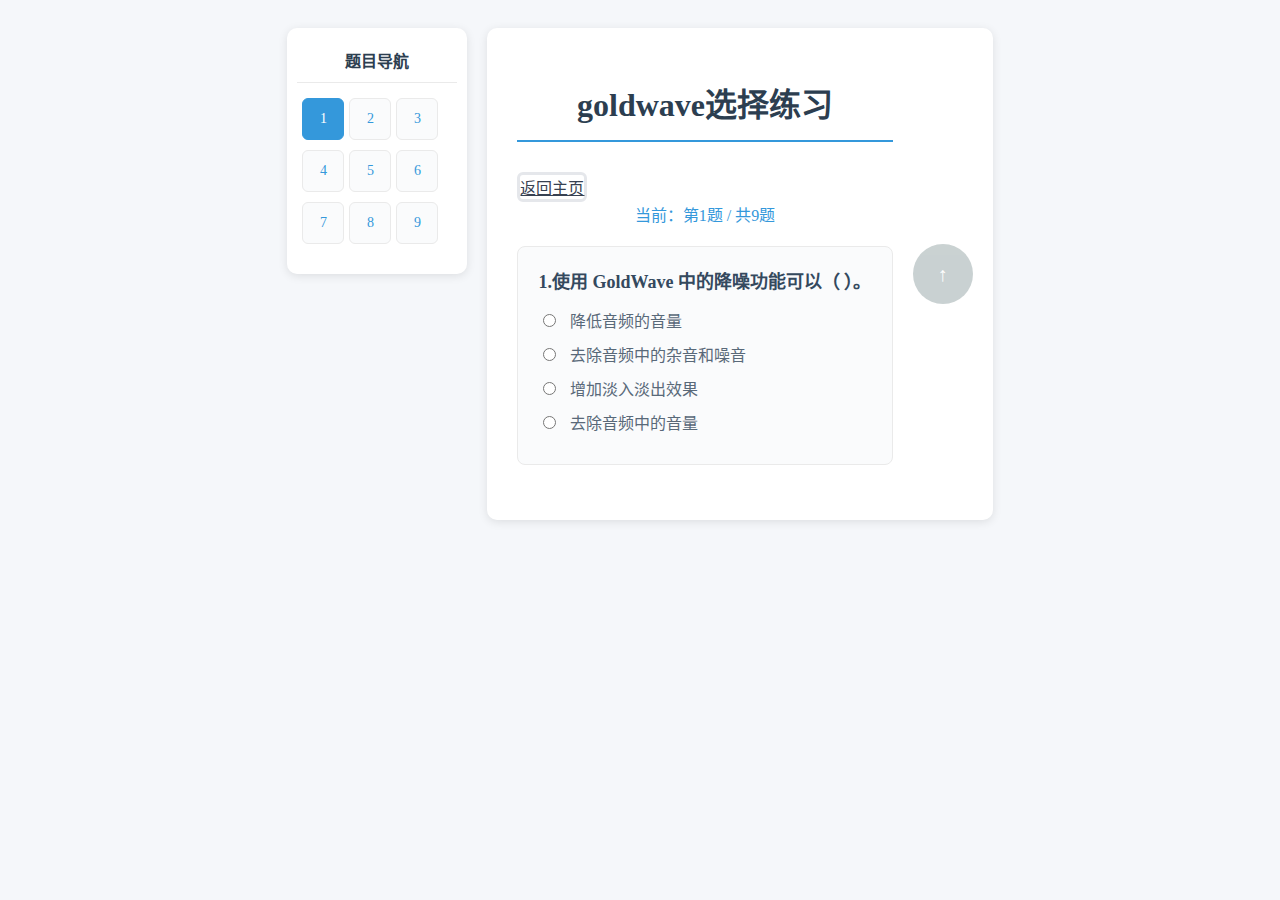
<file: goldwave_choice.html>
<!DOCTYPE html>
<html lang="zh-CN">
<head>
    <meta charset="UTF-8">
    <meta name="viewport" content="width=device-width, initial-scale=1.0">
    <title>goldwave选择练习</title>
    <link href="style.css" type="text/css" rel="stylesheet" />
</head>
<body>
    <!-- 新增：左侧题号导航栏 -->
    <div class="question-nav" id="questionNav">
        <div class="nav-title">题目导航</div>
        <div class="nav-list" id="navList">
            <!-- 题号将通过JS动态生成 -->
        </div>
    </div>
    <div class="container">
        <h1>goldwave选择练习</h1>
        <a style="display: inline-block;align-items: center;justify-content: center;width: 80;height: 80;border: 3px solid #e5e7eb; border-radius: 6px;background-color: #ffffff; color: #374151;" href="index.html">返回主页</a>
        <!-- 答题进度提示 -->
        <div class="question-progress" id="questionProgress">当前：第1题 / 共25题</div>
        
        <!-- 题目列表：带图题目预留图片标签 -->
        <div class="question-list" id="questionList">
            <!-- 题目1（无图，如需加图可插入img标签） -->
            <div class="question-card" data-question-id="1">
                <div class="question-title">1.使用 GoldWave 中的降噪功能可以（ ）。</div>
                <!-- 如需加图，在此处插入：<img src="images/question_1_text.png" alt="" class="question-img"> -->
                <div class="option-item">
                    <input type="radio" name="q1" value="A" id="q1a">
                    <label for="q1a">降低音频的音量</label>
                </div>
                <div class="option-item">
                    <input type="radio" name="q1" value="B" id="q1b">
                    <label for="q1b">去除音频中的杂音和噪音</label>
                </div>
                <div class="option-item">
                    <input type="radio" name="q1" value="C" id="q1c">
                    <label for="q1c">增加淡入淡出效果</label>
                </div>
                <div class="option-item">
                    <input type="radio" name="q1" value="D" id="q1d">
                    <label for="q1d">去除音频中的音量</label>
                </div>
                <div class="answer-info" style="display: none;" data-correct-answer="B"> 
                    降噪功能的作用是去除音频中的杂音、噪音，提升音质。
                </div>
                <!-- 新增：解析展示区域 -->
                <div class="analysis-area" id="analysis1">
                    <div class="analysis-title">答案解读</div>
                    <div class="analysis-content" id="analysisContent1"></div>
                </div>
            </div>
            <!-- 题目2（无图，如需加图可插入img标签） -->
            <div class="question-card" data-question-id="2">
                <div class="question-title">2.如需将 “歌曲 1.mp3” 和 “歌曲 2.mp3” 连接合成一个音频，使新合成的音频在播放完 “歌曲 1.mp3” 后接着播放 “歌曲 2.mp3”，可以利用 GoldWave 软件将两个音频文件打开，选中 “歌曲 2.mp3” 的波形区域，执行 “复制” 命令，（ ），将处理后的音频文件另存为 “新歌曲.mp3”。</div>
                <!-- 如需加图，在此处插入：<img src="images/question_2_text.png" alt="" class="question-img"> -->
                <div class="option-item">
                    <input type="radio" name="q2" value="A" id="q2a">
                    <label for="q2a">在 “歌曲 1.mp3” 文件中，选择需要的区域，执行 “替换” 命令</label>
                </div>
                <div class="option-item">
                    <input type="radio" name="q2" value="B" id="q2b">
                    <label for="q2b">在 “歌曲 1.mp3” 文件中，选择需要的区域，执行 “粘贴” 命令</label>
                </div>
                <div class="option-item">
                    <input type="radio" name="q2" value="C" id="q2c">
                    <label for="q2c">在 “歌曲 1.mp3” 文件末尾执行 “粘贴” 命令</label>
                </div>
                <div class="option-item">
                    <input type="radio" name="q2" value="D" id="q2d">
                    <label for="q2d">在 “歌曲 1.mp3” 文件末尾执行 “粘新” 命令</label>
                </div>
                <div class="answer-info" style="display: none;" data-correct-answer="C"> 
                    要将两首歌曲首尾拼接，应在歌曲1末尾粘贴歌曲2的音频内容。
                </div>
                <!-- 新增：解析展示区域 -->
                <div class="analysis-area" id="analysis2">
                    <div class="analysis-title">答案解读</div>
                    <div class="analysis-content" id="analysisContent2"></div>
                </div>
            </div>
            <!-- 题目3（无图，如需加图可插入img标签） -->
            <div class="question-card" data-question-id="3">
                <div class="question-title">3.使用 GoldWave 编辑音频文件的操作界面如下图所示，下列说法中错误的是（ ）。</div>
                <img src="images/goldwave_choice_3.png" alt="" class="question-img">
                <div class="option-item">
                    <input type="radio" name="q3" value="A" id="q3a">
                    <label for="q3a">当前选中的区域是第 20 秒到第 50 秒部分</label>
                </div>
                <div class="option-item">
                    <input type="radio" name="q3" value="B" id="q3b">
                    <label for="q3b">执行复制、粘新操作，会将当前区域复制到新建文件中</label>
                </div>
                <div class="option-item">
                    <input type="radio" name="q3" value="C" id="q3c">
                    <label for="q3c">执行剪切操作，总的音频长度变短</label>
                </div>
                <div class="option-item">
                    <input type="radio" name="q3" value="D" id="q3d">
                    <label for="q3d">执行复制操作，会多了一段相同的音频区域</label>
                </div>
                <div class="answer-info" style="display: none;" data-correct-answer="D"> 
                    复制操作仅将内容复制到剪贴板，不会直接增加音频片段。
                </div>
                <!-- 新增：解析展示区域 -->
                <div class="analysis-area" id="analysis3">
                    <div class="analysis-title">答案解读</div>
                    <div class="analysis-content" id="analysisContent3"></div>
                </div>
            </div>
            <!-- 题目4（无图，如需加图可插入img标签） -->
            <div class="question-card" data-question-id="4">
                <div class="question-title">4.如图是 GoldWave 软件的音频编辑界面，若删除当前选中的音频区域，剩余音乐长度约为（）。</div>
                <img src="images/goldwave_choice_4.png" alt="" class="question-img">
                <div class="option-item">
                    <input type="radio" name="q4" value="A" id="q4a">
                    <label for="q4a">5.807 秒</label>
                </div>
                <div class="option-item">
                    <input type="radio" name="q4" value="B" id="q4b">
                    <label for="q4b">11.806 秒</label>
                </div>
                <div class="option-item">
                    <input type="radio" name="q4" value="C" id="q4c">
                    <label for="q4c">17.613 秒</label>
                </div>
                <div class="option-item">
                    <input type="radio" name="q4" value="D" id="q4d">
                    <label for="q4d">42.520 秒</label>
                </div>
                <div class="answer-info" style="display: none;" data-correct-answer="D"> 
                    从界面信息可知：
                    音频总时长：48.327 秒
                    选中区域的起点：11.806 秒
                    选中区域的终点：17.613 秒

                    计算选中区域的时长：17.613−11.806=5.807 秒
                    计算删除选中区域后剩余的音乐长度：48.327−5.807=42.520 秒
                </div>
                <!-- 新增：解析展示区域 -->
                <div class="analysis-area" id="analysis4">
                    <div class="analysis-title">答案解读</div>
                    <div class="analysis-content" id="analysisContent4"></div>
                </div>
            </div>
            <!-- 题目5（无图，如需加图可插入img标签） -->
            <div class="question-card" data-question-id="5">
                <div class="question-title">5.如图所示是在 GoldWave 中为 “诗朗诵.mp3” 配上背景音乐 “背景音乐.mp3”，以下说法错误的是（ ）。</div>
                <img src="images/goldwave_choice_5.png" alt="" class="question-img">
                <div class="option-item">
                    <input type="radio" name="q5" value="A" id="q5a">
                    <label for="q5a">当前选中的区域属于 “背景音乐.mp3” 音频文件</label>
                </div>
                <div class="option-item">
                    <input type="radio" name="q5" value="B" id="q5b">
                    <label for="q5b">要完成配上背景音乐的操作，要使用到 “复制” 命令</label>
                </div>
                <div class="option-item">
                    <input type="radio" name="q5" value="C" id="q5c">
                    <label for="q5c">要完成配上背景音乐的操作，要使用到 “混音” 命令</label>
                </div>
                <div class="option-item">
                    <input type="radio" name="q5" value="D" id="q5d">
                    <label for="q5d">需要先将 “背景音乐.mp3” 修改成和 “诗朗诵.mp3” 一样长</label>
                </div>
                <div class="answer-info" style="display: none;" data-correct-answer="D"> 
                    A：从窗口标题可知，选中区域属于“背景音乐.mp3”，正确。<br>
                    B：配乐时需要先复制背景音乐片段，正确。<br>
                    C：“混音”命令可将两段音频叠加，正确。<br>
                    D：混音时无需将两段音频长度修改一致，软件会自动处理，因此该说法错误。
                </div>
                <!-- 新增：解析展示区域 -->
                <div class="analysis-area" id="analysis5">
                    <div class="analysis-title">答案解读</div>
                    <div class="analysis-content" id="analysisContent5"></div>
                </div>
            </div>
            <!-- 题目6（无图，如需加图可插入img标签） -->
            <div class="question-card" data-question-id="6">
                <div class="question-title">6.小云想将电脑上的音频文件拷贝到手机上，为了节省手机空间，需要使用音频编辑软件对电脑中的 wav 格式的音乐进行处理，在保证音乐文件的完整性上使其存储容量变小。以下办法较合适的是（ ）。</div>
                <!-- 如需加图，在此处插入：<img src="images/question_6_text.png" alt="" class="question-img"> -->
                <div class="option-item">
                    <input type="radio" name="q6" value="A" id="q6a">
                    <label for="q6a">将音频文件转换成 mp3 格式</label>
                </div>
                <div class="option-item">
                    <input type="radio" name="q6" value="B" id="q6b">
                    <label for="q6b">将音频文件的开头和结尾部分裁剪掉</label>
                </div>
                <div class="option-item">
                    <input type="radio" name="q6" value="C" id="q6c">
                    <label for="q6c">将音频文件的音量设置成静音</label>
                </div>
                <div class="option-item">
                    <input type="radio" name="q6" value="D" id="q6d">
                    <label for="q6d">将音频文件的音量减低一半</label>
                </div>
                <div class="answer-info" style="display: none;" data-correct-answer="A"> 
                    MP3 是压缩格式，相同音质下文件体积远小于 WAV，且能保证音乐完整。裁剪、静音、调音量均不能在保证完整的前提下减小容量。
                </div>
                <!-- 新增：解析展示区域 -->
                <div class="analysis-area" id="analysis6">
                    <div class="analysis-title">答案解读</div>
                    <div class="analysis-content" id="analysisContent6"></div>
                </div>
            </div>
            <!-- 题目7（无图，如需加图可插入img标签） -->
            <div class="question-card" data-question-id="7">
                <div class="question-title">7.使用 GoldWave 编辑某声音文件时的信息如下图所示，下列说法正确的是（ ）。</div>
                <img src="images/goldwave_choice_7.png" alt="" class="question-img">
                <div class="option-item">
                    <input type="radio" name="q7" value="A" id="q7a">
                    <label for="q7a">该音频文件的长度为 3:23</label>
                </div>
                <div class="option-item">
                    <input type="radio" name="q7" value="B" id="q7b">
                    <label for="q7b">该音频文件是一个双声道文件</label>
                </div>
                <div class="option-item">
                    <input type="radio" name="q7" value="C" id="q7c">
                    <label for="q7c">该音频文件的文件类型是 WAV</label>
                </div>
                <div class="option-item">
                    <input type="radio" name="q7" value="D" id="q7d">
                    <label for="q7d">该音频文件已经进行了修改</label>
                </div>
                <div class="answer-info" style="display: none;" data-correct-answer="B"> 
                    A：音频长度为 3:23.964，约 3 分 24 秒，并非 3 分 23 秒，错误。<br>
                    B：界面显示为 “立体声”，立体声即双声道，正确。<br>
                    C：文件信息显示为 “MPEG 音频 Layer-3”，即 MP3 格式，并非 WAV 格式，错误。<br>
                    D：界面显示 “未修改”，说明该音频文件尚未进行修改，错误。
                </div>
                <!-- 新增：解析展示区域 -->
                <div class="analysis-area" id="analysis7">
                    <div class="analysis-title">答案解读</div>
                    <div class="analysis-content" id="analysisContent7"></div>
                </div>
            </div>
            <!-- 题目8（无图，如需加图可插入img标签） -->
            <div class="question-card" data-question-id="8">
                <div class="question-title">8.下列操作中，不属于音频信息加工的是（）。</div>
                <!-- 如需加图，在此处插入：<img src="images/question_8_text.png" alt="" class="question-img"> -->
                <div class="option-item">
                    <input type="radio" name="q8" value="A" id="q8a">
                    <label for="q8a">给音频添加音效</label>
                </div>
                <div class="option-item">
                    <input type="radio" name="q8" value="B" id="q8b">
                    <label for="q8b">对音频进行降噪处理</label>
                </div>
                <div class="option-item">
                    <input type="radio" name="q8" value="C" id="q8c">
                    <label for="q8c">修改音频文件的文件名</label>
                </div>
                <div class="option-item">
                    <input type="radio" name="q8" value="D" id="q8d">
                    <label for="q8d">给音频设置淡入淡出效果</label>
                </div>
                <div class="answer-info" style="display: none;" data-correct-answer="C"> 
                    修改文件名只是对文件名称进行更改，没有对音频内容进行编辑处理，不属于音频信息加工。
                </div>
                <!-- 新增：解析展示区域 -->
                <div class="analysis-area" id="analysis8">
                    <div class="analysis-title">答案解读</div>
                    <div class="analysis-content" id="analysisContent8"></div>
                </div>
            </div>
            <!-- 题目9（无图，如需加图可插入img标签） -->
            <div class="question-card" data-question-id="9">
                <div class="question-title">9.如图是 GoldWave 软件的音频编辑界面，当前选中区域的时长为（）。</div>
                <img src="images/goldwave_choice_9.png" alt="" class="question-img"> 
                <div class="option-item">
                    <input type="radio" name="q9" value="A" id="q9a">
                    <label for="q9a">11.596 秒</label>
                </div>
                <div class="option-item">
                    <input type="radio" name="q9" value="B" id="q9b">
                    <label for="q9b">22.604 秒</label>
                </div>
                <div class="option-item">
                    <input type="radio" name="q9" value="C" id="q9c">
                    <label for="q9c">10.008 秒</label>
                </div>
                <div class="option-item">
                    <input type="radio" name="q9" value="D" id="q9d">
                    <label for="q9d">11.008 秒</label>
                </div>
                <div class="answer-info" style="display: none;" data-correct-answer="D"> 
                    选中时长 = 结束时间 − 开始时间<br>
                    22.604 − 11.596 = 11.008 秒
                </div>
                <!-- 新增：解析展示区域 -->
                <div class="analysis-area" id="analysis9">
                    <div class="analysis-title">答案解读</div>
                    <div class="analysis-content" id="analysisContent9"></div>
                </div>
            </div>
        </div>
        <!-- 下一题按钮（答题完成后显示） -->
        <button class="btn next-btn" id="nextBtn">进入下一题</button>

        <!-- 提交结果按钮（最后一题答题完成后显示） -->
        <button class="btn submit-btn" id="submitAllBtn" style="display: none;">提交所有答案并查看统计结果</button>

        <!-- 结果统计区域 -->
        <div class="result-container" id="resultContainer">
            <div class="result-title">闯关完成！答题统计</div>
            <div class="result-info" id="totalCount">总答题数：0题</div>
            <div class="result-info" id="correctCount">答对题数：0题</div>
            <div class="result-info" id="accuracyRate">正确率：0%</div>
        </div>

        <!-- 新增：右侧上下题按钮容器 -->
        <div class="btn-sidebar" id="btnSidebar">
            <button class="sidebar-btn prev-btn" id="prevBtn">↑</button>
            <button class="sidebar-btn next-btn" id="sidebarNextBtn">↓</button>
        </div>
    </div>

    <!-- 新增：自定义提示框（全局唯一） -->
    <div class="custom-tip" id="customTip">
        <div class="tip-title" id="tipTitle"></div>
        <div class="tip-content" id="tipContent"></div>
        <button class="tip-confirm" id="tipConfirm">确定</button>
    </div>
</body>
<script>
    // 全局变量
    let answerRecord = {
        total: 0, // 总题数
        correct: 0 // 答对题数
    };
    let currentQuestionIndex = 0; // 当前显示的题目索引（从0开始）
    let allQuestionCards = []; // 所有题目卡片集合
    let allNavItems = []; // 所有导航题号元素集合
    const customTip = document.getElementById('customTip'); // 自定义提示框实例
    const prevBtn = document.getElementById('prevBtn'); // 左侧上一题按钮
    const sidebarNextBtn = document.getElementById('sidebarNextBtn'); // 右侧下一题按钮

    // 页面加载完成后初始化功能
    window.onload = function() {
        // 1. 初始化变量，获取所有题目卡片
        allQuestionCards = Array.from(document.querySelectorAll('.question-card'));
        answerRecord.total = allQuestionCards.length;
        document.getElementById('totalCount').innerText = `总答题数：${answerRecord.total}题`;

        // 2. 动态生成左侧题号导航
        generateQuestionNav();

        // 3. 显示第一题，更新答题进度和导航激活状态
        showCurrentQuestion();

        // 4. 更新侧边按钮启用/禁用状态
        updateSidebarBtnStatus();

        // 5. 为所有单选选项绑定即时判断事件
        const allRadioInputs = document.querySelectorAll('input[type="radio"]');
        allRadioInputs.forEach(input => {
            input.addEventListener('change', function() {
                // 禁用当前题目的所有选项（防止重复选择）
                const currentQuestion = this.closest('.question-card');
                const currentRadioInputs = currentQuestion.querySelectorAll('input[type="radio"]');
                currentRadioInputs.forEach(radio => radio.disabled = true);

                // 获取当前题目相关数据
                const questionId = currentQuestion.getAttribute('data-question-id');
                const answerInfo = currentQuestion.querySelector('.answer-info');
                const correctAnswer = answerInfo.getAttribute('data-correct-answer');
                const userAnswer = this.value;
                const analysis = answerInfo.innerText;

                // 高亮显示正确/错误选项
                highlightOption(currentQuestion, correctAnswer, userAnswer);

                // 填充解析区域并显示
                const analysisContent = document.getElementById(`analysisContent${questionId}`);
                const analysisArea = document.getElementById(`analysis${questionId}`);
                analysisContent.innerText = analysis;
                analysisArea.style.display = 'block';

                // 答题结果判断，显示自定义提示框
                if (userAnswer === correctAnswer) {
                    currentQuestion.setAttribute('data-is-correct', 'true');
                    showCustomTip('correct', '回答正确！', '恭喜你，掌握了该知识点～');
                } else {
                    currentQuestion.setAttribute('data-is-correct', 'false');
                    showCustomTip('error', '回答错误', `正确答案是：${correctAnswer}，请仔细查看下方解析哦～`);
                }

                // 显示下一题按钮（最后一题显示提交按钮）
                if (currentQuestionIndex < answerRecord.total - 1) {
                    document.getElementById('nextBtn').style.display = 'block';
                } else {
                    document.getElementById('submitAllBtn').style.display = 'block';
                }
            });
        });

        // 6. 绑定自定义提示框确定按钮事件
        document.getElementById('tipConfirm').addEventListener('click', function() {
            customTip.style.display = 'none';
        });

        // 7. 绑定底部下一题按钮事件
        document.getElementById('nextBtn').addEventListener('click', function() {
            goToNextQuestion();
            // 隐藏下一题按钮
            this.style.display = 'none';
        });

        // 8. 绑定右侧侧边栏上下题按钮事件
        prevBtn.addEventListener('click', goToPrevQuestion);
        sidebarNextBtn.addEventListener('click', goToNextQuestion);

        // 9. 绑定提交按钮事件，统计最终结果
        document.getElementById('submitAllBtn').addEventListener('click', function() {
            // 重新统计答对题数
            answerRecord.correct = 0;
            allQuestionCards.forEach(card => {
                const isCorrect = card.getAttribute('data-is-correct');
                if (isCorrect === 'true') {
                    answerRecord.correct++;
                }
            });

            // 计算正确率（保留2位小数，避免除零错误）
            const accuracy = answerRecord.total > 0 
                ? ((answerRecord.correct / answerRecord.total) * 100).toFixed(2) 
                : '0.00';

            // 更新统计结果页面
            document.getElementById('correctCount').innerText = `答对题数：${answerRecord.correct}题`;
            document.getElementById('accuracyRate').innerText = `正确率：${accuracy}%`;

            // 显示统计区域
            document.getElementById('resultContainer').style.display = 'block';

            // 显示最终结果自定义提示框
            showCustomTip('correct', '闯关完成！', `总题数：${answerRecord.total}题\n答对题数：${answerRecord.correct}题\n正确率：${accuracy}%`);
        });
    };

    // 新增：动态生成左侧题号导航
    function generateQuestionNav() {
        const navList = document.getElementById('navList');
        navList.innerHTML = ''; // 清空原有内容

        for (let i = 0; i < allQuestionCards.length; i++) {
            const navItem = document.createElement('a');
            navItem.className = 'nav-item';
            navItem.dataset.index = i;
            navItem.innerText = i + 1;

            // 绑定题号点击跳转事件
            navItem.addEventListener('click', function() {
                const targetIndex = parseInt(this.dataset.index);
                goToSpecificQuestion(targetIndex);
            });

            navList.appendChild(navItem);
            allNavItems.push(navItem);
        }
    }

    // 新增：跳转到指定题号
    function goToSpecificQuestion(targetIndex) {
        if (targetIndex < 0 || targetIndex >= allQuestionCards.length) return;

        // 隐藏当前题
        allQuestionCards[currentQuestionIndex].classList.remove('active');
        allNavItems[currentQuestionIndex].classList.remove('active');

        // 更新当前索引
        currentQuestionIndex = targetIndex;

        // 显示目标题
        showCurrentQuestion();

        // 更新侧边按钮状态
        updateSidebarBtnStatus();
    }

    // 新增：跳转到上一题
    function goToPrevQuestion() {
        if (currentQuestionIndex > 0) {
            goToSpecificQuestion(currentQuestionIndex - 1);
        }
    }

    // 新增：跳转到下一题
    function goToNextQuestion() {
        if (currentQuestionIndex < allQuestionCards.length - 1) {
            goToSpecificQuestion(currentQuestionIndex + 1);
            // 隐藏底部下一题按钮
            document.getElementById('nextBtn').style.display = 'none';
        }
    }

    // 新增：更新侧边按钮启用/禁用状态
    function updateSidebarBtnStatus() {
        // 上一题按钮：第一题禁用，其余启用
        if (currentQuestionIndex === 0) {
            prevBtn.classList.remove('enabled');
        } else {
            prevBtn.classList.add('enabled');
        }

        // 下一题按钮：最后一题禁用，其余启用
        if (currentQuestionIndex === allQuestionCards.length - 1) {
            sidebarNextBtn.classList.remove('enabled');
        } else {
            sidebarNextBtn.classList.add('enabled');
        }
    }

    // 辅助函数1：显示当前题目并更新进度、导航激活状态
    function showCurrentQuestion() {
        if (allQuestionCards[currentQuestionIndex] && allNavItems[currentQuestionIndex]) {
            // 激活当前题目
            allQuestionCards[currentQuestionIndex].classList.add('active');
            // 激活当前导航题号
            allNavItems[currentQuestionIndex].classList.add('active');
            // 更新答题进度提示
            document.getElementById('questionProgress').innerText = 
                `当前：第${currentQuestionIndex + 1}题 / 共${answerRecord.total}题`;
        }
    }

    // 辅助函数2：显示自定义提示框
    function showCustomTip(type, title, content) {
        const tipTitle = document.getElementById('tipTitle');
        const tipContent = document.getElementById('tipContent');

        // 重置提示框样式
        customTip.className = 'custom-tip';
        customTip.classList.add(`${type}-tip`);

        // 填充内容
        tipTitle.innerText = title;
        tipContent.innerText = content;

        // 显示提示框
        customTip.style.display = 'block';
    }

    // 辅助函数3：高亮显示正确/错误选项
    function highlightOption(questionCard, correctAnswer, userAnswer) {
        const optionItems = questionCard.querySelectorAll('.option-item');
        optionItems.forEach(item => {
            const input = item.querySelector('input');
            if (input.value === correctAnswer) {
                // 正确选项高亮
                item.classList.add('correct');
            } else if (input.value === userAnswer && userAnswer !== correctAnswer) {
                // 错误选项标记
                item.classList.add('incorrect');
            }
        });
    }
</script>
</html>
</file>
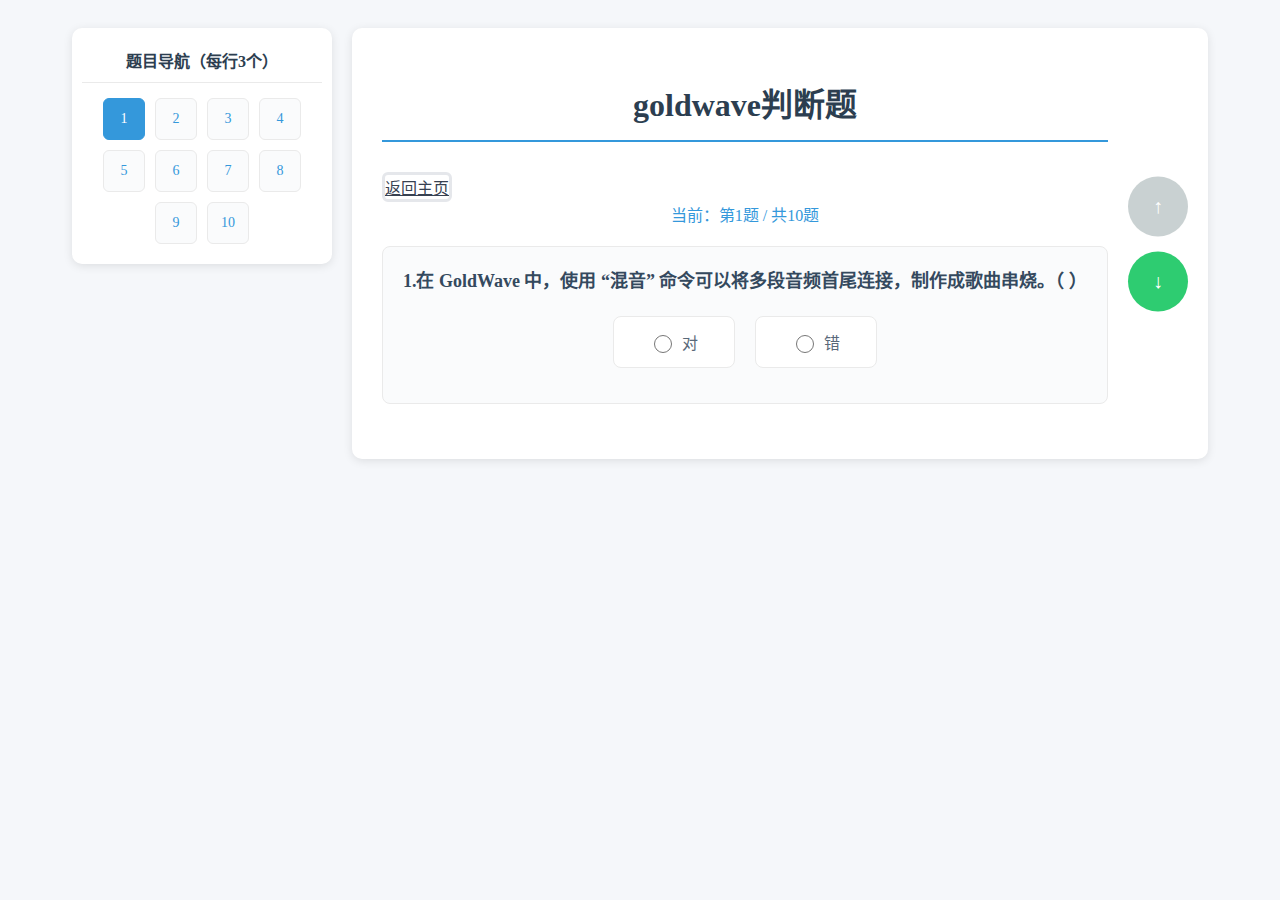
<file: goldwave_judge.html>
<!DOCTYPE html>
<html lang="zh-CN">
<head>
    <meta charset="UTF-8">
    <meta name="viewport" content="width=device-width, initial-scale=1.0">
    <title>goldwave判断题</title>
    <link href="panduanstyle.css" type="text/css" rel="stylesheet"/>
</head>
<body>
    <!-- 左侧题号导航（每行3个） -->
    <div class="question-nav" id="questionNav">
        <div class="nav-title">题目导航（每行3个）</div>
        <div class="nav-list" id="navList"></div>
    </div>

    <!-- 中间答题容器 -->
    <div class="container">
        <h1>goldwave判断题</h1>
        <a style="display: inline-block;align-items: center;justify-content: center;width: 80;height: 80;border: 3px solid #e5e7eb; border-radius: 6px;background-color: #ffffff; color: #374151;" href="index.html">返回主页</a>
        <!-- 答题进度 -->
        <div class="question-progress" id="questionProgress">当前：第1题 / 共15题</div>
        
        <!-- 判断题列表 -->
        <div class="question-list" id="questionList">
            <!-- 题目1 -->
            <div class="question-card" data-question-id="1">
                <div class="question-title">1.在 GoldWave 中，使用 “混音” 命令可以将多段音频首尾连接，制作成歌曲串烧。（ ）</div>
                <div class="judge-options">
                    <div class="judge-item">
                        <input type="radio" name="q1" value="对" id="q1a">
                        <label for="q1a">对</label>
                    </div>
                    <div class="judge-item">
                        <input type="radio" name="q1" value="错" id="q1b">
                        <label for="q1b">错</label>
                    </div>
                </div>
                <div class="answer-info" style="display:none;" data-correct-answer="错">
                    “混音”命令的作用是将多段音频叠加播放（如给朗诵配背景音乐），而音频首尾连接需要使用“粘贴”命令将一段音频粘贴到另一段的末尾，因此该说法错误。
                </div>
                <div class="analysis-area" id="analysis1">
                    <div class="analysis-title">答案解读</div>
                    <div class="analysis-content" id="analysisContent1"></div>
                </div>
            </div>
            <!-- 题目2 -->
            <div class="question-card" data-question-id="2">
                <div class="question-title">2.在 GoldWave 软件中，按下▶️键可以开始录音。（ ）</div>
                <div class="judge-options">
                    <div class="judge-item">
                        <input type="radio" name="q2" value="对" id="q2a">
                        <label for="q2a">对</label>
                    </div>
                    <div class="judge-item">
                        <input type="radio" name="q2" value="错" id="q2b">
                        <label for="q2b">错</label>
                    </div>
                </div>
                <div class="answer-info" style="display:none;" data-correct-answer="错">
                    播放按钮的功能是播放已有的音频文件，而录音需要点击专门的录音按钮（麦克风图标），因此该说法错误。
                </div>
                <div class="analysis-area" id="analysis2">
                    <div class="analysis-title">答案解读</div>
                    <div class="analysis-content" id="analysisContent2"></div>
                </div>
            </div>
            <!-- 题目3 -->
            <div class="question-card" data-question-id="3">
                <div class="question-title">3.在 GoldWave 控制器中，点击<img src="images/goldwave_judge_3.png"/>按钮可以开始录制音频。（ ）</div>
                <div class="judge-options">
                    <div class="judge-item">
                        <input type="radio" name="q3" value="对" id="q3a">
                        <label for="q3a">对</label>
                    </div>
                    <div class="judge-item">
                        <input type="radio" name="q3" value="错" id="q3b">
                        <label for="q3b">错</label>
                    </div>
                </div>
                <div class="answer-info" style="display:none;" data-correct-answer="错">
                    红色方块按钮是停止按钮，用于停止录制或播放；开始录制音频应点击红色圆形录音按钮。
                </div>
                <div class="analysis-area" id="analysis3">
                    <div class="analysis-title">答案解读</div>
                    <div class="analysis-content" id="analysisContent3"></div>
                </div>
            </div>
            <!-- 题目4 -->
            <div class="question-card" data-question-id="4">
                <div class="question-title">4.下图所示为 GoldWave 编辑音频文件的部分界面，从图中可以得知当前编辑的音乐是一个立体声文件。（ ）</div>
                <img src="images/goldwave_judge_4.png" style="width: 260px;" alt="">
                <div class="judge-options">
                    <div class="judge-item">
                        <input type="radio" name="q4" value="对" id="q4a">
                        <label for="q4a">对</label>
                    </div>
                    <div class="judge-item">
                        <input type="radio" name="q4" value="错" id="q4b">
                        <label for="q4b">错</label>
                    </div>
                </div>
                <div class="answer-info" style="display:none;" data-correct-answer="对">
                    从图中可以看出，该音频由两个声道构成，所以是一个立体声文件。
                </div>
                <div class="analysis-area" id="analysis4">
                    <div class="analysis-title">答案解读</div>
                    <div class="analysis-content" id="analysisContent4"></div>
                </div>
            </div>
            <!-- 题目5 -->
            <div class="question-card" data-question-id="5">
                <div class="question-title">5.音频连接就是通过音频处理软件将两段音频混合在一起实现同时播放。（ ）</div>
                <div class="judge-options">
                    <div class="judge-item">
                        <input type="radio" name="q5" value="对" id="q5a">
                        <label for="q5a">对</label>
                    </div>
                    <div class="judge-item">
                        <input type="radio" name="q5" value="错" id="q5b">
                        <label for="q5b">错</label>
                    </div>
                </div>
                <div class="answer-info" style="display:none;" data-correct-answer="错">
                    音频连接（拼接）是将两段音频按时间顺序首尾相接，先后播放；音频混合（混音）是将两段音频叠加，同时播放。题干描述的是混音，不是音频连接。
                </div>
                <div class="analysis-area" id="analysis5">
                    <div class="analysis-title">答案解读</div>
                    <div class="analysis-content" id="analysisContent5"></div>
                </div>
            </div>
            <!-- 题目6 -->
            <div class="question-card" data-question-id="6">
                <div class="question-title">6.使用 GoldWave 软件只能对现有音频进行编辑，不能录制新音频。（ ）</div>
                <div class="judge-options">
                    <div class="judge-item">
                        <input type="radio" name="q6" value="对" id="q6a">
                        <label for="q6a">对</label>
                    </div>
                    <div class="judge-item">
                        <input type="radio" name="q6" value="错" id="q6b">
                        <label for="q6b">错</label>
                    </div>
                </div>
                <div class="answer-info" style="display:none;" data-correct-answer="错">
                    GoldWave 既可以编辑现有音频，也支持通过录音功能录制新的音频，因此该说法错误。
                </div>
                <div class="analysis-area" id="analysis6">
                    <div class="analysis-title">答案解读</div>
                    <div class="analysis-content" id="analysisContent6"></div>
                </div>
            </div>
            <!-- 题目7 -->
            <div class="question-card" data-question-id="7">
                <div class="question-title">7.在 GoldWave 中，不能将单声文件保存为立体声文件。（ ）</div>
                <div class="judge-options">
                    <div class="judge-item">
                        <input type="radio" name="q7" value="对" id="q7a">
                        <label for="q7a">对</label>
                    </div>
                    <div class="judge-item">
                        <input type="radio" name="q7" value="错" id="q7b">
                        <label for="q7b">错</label>
                    </div>
                </div>
                <div class="answer-info" style="display:none;" data-correct-answer="错">
                    在 GoldWave 中可以通过声道设置，将单声道文件复制到左右声道，保存为立体声文件，因此该说法错误。
                </div>
                <div class="analysis-area" id="analysis7">
                    <div class="analysis-title">答案解读</div>
                    <div class="analysis-content" id="analysisContent7"></div>
                </div>
            </div>
            <!-- 题目8 -->
            <div class="question-card" data-question-id="8">
                <div class="question-title">8.下图所示为 GoldWave 编辑音频文件的部分界面，从图中可以得知当前编辑的音乐是一个立体声文件。（ ）</div>
                <img src="images/goldwave_judge_8.png" alt="" style="width: 260px;">
                <div class="judge-options">
                    <div class="judge-item">
                        <input type="radio" name="q8" value="对" id="q8a">
                        <label for="q8a">对</label>
                    </div>
                    <div class="judge-item">
                        <input type="radio" name="q8" value="错" id="q8b">
                        <label for="q8b">错</label>
                    </div>
                </div>
                <div class="answer-info" style="display:none;" data-correct-answer="错">
                    从界面信息栏可看到该文件标注为“单声”，是单声道文件，不是立体声文件，说法错误。
                </div>
                <div class="analysis-area" id="analysis8">
                    <div class="analysis-title">答案解读</div>
                    <div class="analysis-content" id="analysisContent8"></div>
                </div>
            </div>
            <!-- 题目9 -->
            <div class="question-card" data-question-id="9">
                <div class="question-title">9.在 GoldWave 中，单击下图中的 “保存” 按钮，保存的文件为单声文件。（ ）</div>
                <img src="images/goldwave_judge_9.png" alt="" style="width: 260px;">
                <div class="judge-options">
                    <div class="judge-item">
                        <input type="radio" name="q9" value="对" id="q9a">
                        <label for="q9a">对</label>
                    </div>
                    <div class="judge-item">
                        <input type="radio" name="q9" value="错" id="q9b">
                        <label for="q9b">错</label>
                    </div>
                </div>
                <div class="answer-info" style="display:none;" data-correct-answer="错">
                    音质设置中明确显示为“立体声”，因此保存的是立体声文件，不是单声道文件，该说法错误。
                </div>
                <div class="analysis-area" id="analysis9">
                    <div class="analysis-title">答案解读</div>
                    <div class="analysis-content" id="analysisContent9"></div>
                </div>
            </div>
            <!-- 题目10 -->
            <div class="question-card" data-question-id="10">
                <div class="question-title">10.在 GoldWave 中，使用混音功能可以将两段音频合成为一段音频。（ ）</div>
                <div class="judge-options">
                    <div class="judge-item">
                        <input type="radio" name="q10" value="对" id="q10a">
                        <label for="q10a">对</label>
                    </div>
                    <div class="judge-item">
                        <input type="radio" name="q10" value="错" id="q10b">
                        <label for="q10b">错</label>
                    </div>
                </div>
                <div class="answer-info" style="display:none;" data-correct-answer="对">
                    GoldWave的混音功能可将两段音频叠加并同时播放，最终合成为一段新的音频文件，因此该说法正确。
                </div>
                <div class="analysis-area" id="analysis10">
                    <div class="analysis-title">答案说明</div>
                    <div class="analysis-content" id="analysisContent10"></div>
                </div>
            </div>


        </div>

        <!-- 底部按钮 -->
        <button class="btn next-btn-bottom" id="nextBtnBottom">进入下一题</button>
        <button class="btn submit-btn" id="submitAllBtn" style="display: none;">提交所有答案并查看统计结果</button>

        <!-- 结果统计区域 -->
        <div class="result-container" id="resultContainer">
            <div class="result-title">闯关完成！答题统计</div>
            <div class="result-info" id="totalCount">总答题数：0题</div>
            <div class="result-info" id="correctCount">答对题数：0题</div>
            <div class="result-info" id="accuracyRate">正确率：0%</div>
        </div>

        <!-- 右侧上下题按钮 -->
        <div class="btn-sidebar" id="btnSidebar">
            <button class="sidebar-btn prev-btn" id="prevBtn">↑</button>
            <button class="sidebar-btn next-btn" id="sidebarNextBtn">↓</button>
        </div>
    </div>

    <!-- 自定义提示框 -->
    <div class="custom-tip" id="customTip">
        <div class="tip-title" id="tipTitle"></div>
        <div class="tip-content" id="tipContent"></div>
        <button class="tip-confirm" id="tipConfirm">确定</button>
    </div>

    <script>
        // 全局变量
        let answerRecord = { total: 0, correct: 0 };
        let currentQuestionIndex = 0;
        let allQuestionCards = [];
        let allNavItems = [];
        const customTip = document.getElementById('customTip');
        const prevBtn = document.getElementById('prevBtn');
        const sidebarNextBtn = document.getElementById('sidebarNextBtn');
        const nextBtnBottom = document.getElementById('nextBtnBottom');

        // 页面加载完成初始化
        window.onload = function() {
            // 1. 初始化题目数据
            allQuestionCards = Array.from(document.querySelectorAll('.question-card'));
            answerRecord.total = allQuestionCards.length;
            document.getElementById('totalCount').innerText = `总答题数：${answerRecord.total}题`;

            // 2. 动态生成左侧题号导航（每行3个）
            generateQuestionNav();

            // 3. 显示第一题，更新状态
            showCurrentQuestion();

            // 4. 更新侧边按钮状态
            updateSidebarBtnStatus();

            // 5. 绑定判断题选项点击事件
            bindJudgeOptionEvents();

            // 6. 绑定提示框确定按钮
            document.getElementById('tipConfirm').addEventListener('click', () => {
                customTip.style.display = 'none';
            });

            // 7. 绑定底部下一题按钮
            nextBtnBottom.addEventListener('click', () => {
                goToNextQuestion();
                nextBtnBottom.style.display = 'none';
            });

            // 8. 绑定右侧上下题按钮
            prevBtn.addEventListener('click', goToPrevQuestion);
            sidebarNextBtn.addEventListener('click', () => {
                goToNextQuestion();
                nextBtnBottom.style.display = 'none';
            });

            // 9. 绑定提交按钮事件
            document.getElementById('submitAllBtn').addEventListener('click', submitResult);
        };

        // 生成左侧题号导航（每行3个）
        function generateQuestionNav() {
            const navList = document.getElementById('navList');
            navList.innerHTML = '';

            for (let i = 0; i < allQuestionCards.length; i++) {
                const navItem = document.createElement('a');
                navItem.className = 'nav-item';
                navItem.dataset.index = i;
                navItem.innerText = i + 1;

                // 绑定题号跳转事件
                navItem.addEventListener('click', () => {
                    goToSpecificQuestion(parseInt(navItem.dataset.index));
                });

                navList.appendChild(navItem);
                allNavItems.push(navItem);
            }
        }

        // 绑定判断题选项事件
        function bindJudgeOptionEvents() {
            const allRadioInputs = document.querySelectorAll('input[type="radio"]');
            allRadioInputs.forEach(input => {
                input.addEventListener('change', function() {
                    const currentQuestion = this.closest('.question-card');
                    const questionId = currentQuestion.getAttribute('data-question-id');
                    const answerInfo = currentQuestion.querySelector('.answer-info');
                    const correctAnswer = answerInfo.getAttribute('data-correct-answer');
                    const userAnswer = this.value;
                    const analysis = answerInfo.innerText;

                    // 禁用当前题所有选项
                    disableCurrentQuestionOptions(currentQuestion);

                    // 高亮对错选项
                    highlightJudgeOption(currentQuestion, correctAnswer, userAnswer);

                    // 显示解析
                    showAnalysis(questionId, analysis);

                    // 更新答题结果和题号样式
                    updateAnswerResult(currentQuestion, userAnswer === correctAnswer, questionId - 1);

                    // 显示提示框
                    showTip(userAnswer === correctAnswer, correctAnswer);

                    // 显示底部按钮（最后一题显示提交）
                    if (currentQuestionIndex < allQuestionCards.length - 1) {
                        nextBtnBottom.style.display = 'block';
                    } else {
                        document.getElementById('submitAllBtn').style.display = 'block';
                    }
                });
            });
        }

        // 高亮判断题选项
        function highlightJudgeOption(questionCard, correctAnswer, userAnswer) {
            const judgeItems = questionCard.querySelectorAll('.judge-item');
            judgeItems.forEach(item => {
                const input = item.querySelector('input');
                if (input.value === correctAnswer) {
                    item.classList.add('correct');
                } else if (input.value === userAnswer && userAnswer !== correctAnswer) {
                    item.classList.add('incorrect');
                }
            });
        }

        // 显示解析
        function showAnalysis(questionId, analysis) {
            const analysisContent = document.getElementById(`analysisContent${questionId}`);
            const analysisArea = document.getElementById(`analysis${questionId}`);
            analysisContent.innerText = analysis;
            analysisArea.style.display = 'block';
        }

        // 更新答题结果
        function updateAnswerResult(questionCard, isCorrect, index) {
            questionCard.setAttribute('data-is-correct', isCorrect);
            if (isCorrect) {
                allNavItems[index].classList.add('correct');
                allNavItems[index].classList.remove('incorrect');
            } else {
                allNavItems[index].classList.add('incorrect');
                allNavItems[index].classList.remove('correct');
            }
        }

        // 显示提示框
        function showTip(isCorrect, correctAnswer) {
            const tipTitle = document.getElementById('tipTitle');
            const tipContent = document.getElementById('tipContent');

            customTip.className = 'custom-tip';
            if (isCorrect) {
                customTip.classList.add('correct-tip');
                tipTitle.innerText = '回答正确！';
                tipContent.innerText = '恭喜你，掌握了该知识点～';
            } else {
                customTip.classList.add('error-tip');
                tipTitle.innerText = '回答错误';
                tipContent.innerText = `正确答案是：${correctAnswer}，请仔细查看下方解析哦～`;
            }
            customTip.style.display = 'block';
        }

        // 跳转到指定题目
        function goToSpecificQuestion(targetIndex) {
            if (targetIndex < 0 || targetIndex >= allQuestionCards.length) return;

            // 隐藏当前题
            allQuestionCards[currentQuestionIndex].classList.remove('active');
            allNavItems[currentQuestionIndex].classList.remove('active');

            // 更新当前索引
            currentQuestionIndex = targetIndex;

            // 显示目标题
            showCurrentQuestion();

            // 更新侧边按钮状态
            updateSidebarBtnStatus();

            // 隐藏底部下一题按钮
            nextBtnBottom.style.display = 'none';
        }

        // 跳转到上一题
        function goToPrevQuestion() {
            goToSpecificQuestion(currentQuestionIndex - 1);
        }

        // 跳转到下一题
        function goToNextQuestion() {
            goToSpecificQuestion(currentQuestionIndex + 1);
        }

        // 显示当前题目
        function showCurrentQuestion() {
            allQuestionCards[currentQuestionIndex].classList.add('active');
            allNavItems[currentQuestionIndex].classList.add('active');

            // 更新进度提示
            document.getElementById('questionProgress').innerText = 
                `当前：第${currentQuestionIndex + 1}题 / 共${answerRecord.total}题`;
        }

        // 更新侧边按钮状态
        function updateSidebarBtnStatus() {
            // 上一题按钮
            if (currentQuestionIndex === 0) {
                prevBtn.classList.remove('enabled');
            } else {
                prevBtn.classList.add('enabled');
            }

            // 下一题按钮
            if (currentQuestionIndex === allQuestionCards.length - 1) {
                sidebarNextBtn.classList.remove('enabled');
            } else {
                sidebarNextBtn.classList.add('enabled');
            }
        }

        // 禁用当前题选项
        function disableCurrentQuestionOptions(questionCard) {
            const radioInputs = questionCard.querySelectorAll('input[type="radio"]');
            radioInputs.forEach(radio => radio.disabled = true);
        }

        // 提交结果并统计
        function submitResult() {
            // 统计答对题数
            answerRecord.correct = 0;
            allQuestionCards.forEach(card => {
                if (card.getAttribute('data-is-correct') === 'true') {
                    answerRecord.correct++;
                }
            });

            // 计算正确率
            const accuracy = answerRecord.total > 0 
                ? ((answerRecord.correct / answerRecord.total) * 100).toFixed(2) 
                : '0.00';

            // 更新统计结果
            document.getElementById('correctCount').innerText = `答对题数：${answerRecord.correct}题`;
            document.getElementById('accuracyRate').innerText = `正确率：${accuracy}%`;
            document.getElementById('resultContainer').style.display = 'block';

            // 显示最终提示框
            showTip(true, '');
            document.getElementById('tipTitle').innerText = '闯关完成！';
            document.getElementById('tipContent').innerText = 
                `总题数：${answerRecord.total}题\n答对题数：${answerRecord.correct}题\n正确率：${accuracy}%`;
        }
    </script>
</body>
</html>
</file>
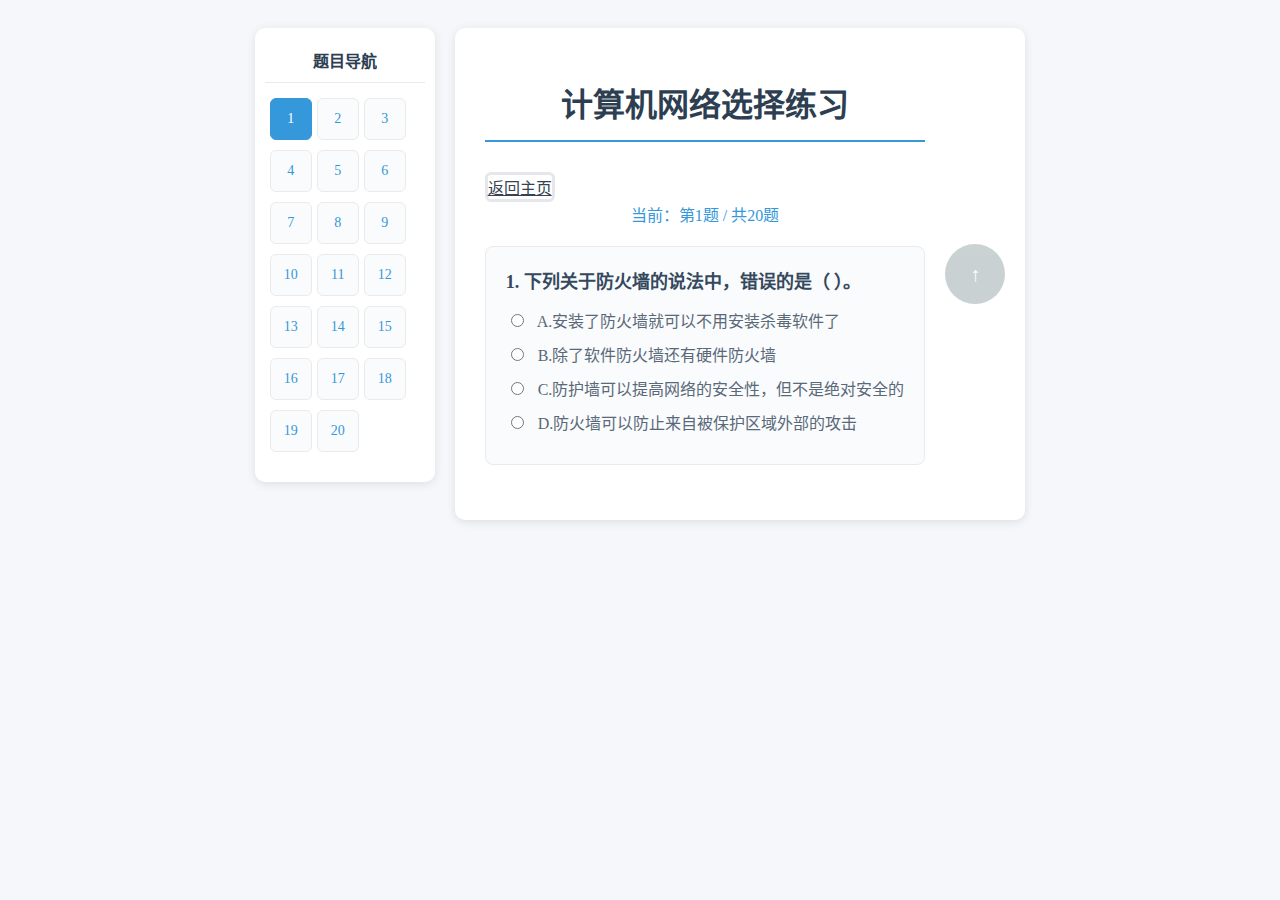
<file: internet_choice.html>
<!DOCTYPE html>
<html lang="zh-CN">
<head>
    <meta charset="UTF-8">
    <meta name="viewport" content="width=device-width, initial-scale=1.0">
    <title>计算机网络习题闯关系统</title>
    <link href="style.css" type="text/css" rel="stylesheet" />
</head>
<body>
    <!-- 新增：左侧题号导航栏 -->
    <div class="question-nav" id="questionNav">
        <div class="nav-title">题目导航</div>
        <div class="nav-list" id="navList">
            <!-- 题号将通过JS动态生成 -->
        </div>
    </div>
    <div class="container">
        <h1>计算机网络选择练习</h1>
        <a style="display: inline-block;align-items: center;justify-content: center;width: 80;height: 80;border: 3px solid #e5e7eb; border-radius: 6px;background-color: #ffffff; color: #374151;" href="index.html">返回主页</a>
        <!-- 答题进度提示 -->
        <div class="question-progress" id="questionProgress">当前：第1题 / 共25题</div>
        
        <!-- 题目列表：带图题目预留图片标签 -->
        <div class="question-list" id="questionList">
            <!-- 题目1 -->
            <div class="question-card" data-question-id="1">
                <div class="question-title">1. 下列关于防火墙的说法中，错误的是（ ）。</div>
                <div class="option-item">
                    <input type="radio" name="q1" value="A" id="q1a">
                    <label for="q1a">A.安装了防火墙就可以不用安装杀毒软件了</label>
                </div>
                <div class="option-item">
                    <input type="radio" name="q1" value="B" id="q1b">
                    <label for="q1b">B.除了软件防火墙还有硬件防火墙</label>
                </div>
                <div class="option-item">
                    <input type="radio" name="q1" value="C" id="q1c">
                    <label for="q1c">C.防护墙可以提高网络的安全性，但不是绝对安全的</label>
                </div>
                <div class="option-item">
                    <input type="radio" name="q1" value="D" id="q1d">
                    <label for="q1d">D.防火墙可以防止来自被保护区域外部的攻击</label>
                </div>
                <div class="answer-info" style="display: none;" data-correct-answer="A"> 
                    解析：1. 选项A错误，防火墙主要用于拦截网络层面的外部攻击、控制网络访问策略，无法检测和清除计算机内部的病毒、木马等恶意程序，杀毒软件专注于终端本地的病毒查杀，二者功能互补，安装防火墙仍需安装杀毒软件；2. 选项B正确，防火墙按存在形式可分为软件防火墙（如电脑端的防火墙软件）和硬件防火墙（如独立的防火墙硬件设备，多用于企业级网络）；3. 选项C正确，防火墙能大幅提升网络安全性，可抵御大部分外部网络攻击，但不存在绝对安全的防护设备，防火墙可能存在漏洞，且无法防范内部攻击、钓鱼诈骗、病毒邮件等风险；4. 选项D正确，防火墙的核心功能之一就是构建网络防护屏障，对来自被保护区域外部的非法网络访问、攻击行为进行识别和拦截。
                </div>
                <!-- 新增：解析展示区域 -->
                <div class="analysis-area" id="analysis1">
                    <div class="analysis-title">答题解析</div>
                    <div class="analysis-content" id="analysisContent1"></div>
                </div>
            </div>
            <!-- 题目2 -->
            <div class="question-card" data-question-id="2">
                <div class="question-title">2. 在百度中搜索 “神舟十二号飞船” 的图片时，点击（ ）可以获得像素更高的图片。</div>
                <img src="images/internet_choice_2.png" alt="" class="question-img">
                <div class="option-item">
                    <input type="radio" name="q2" value="A" id="q2a">
                    <label for="q2a">A.高清</label>
                </div>
                <div class="option-item">
                    <input type="radio" name="q2" value="B" id="q2b">
                    <label for="q2b">B.最新</label>
                </div>
                <div class="option-item">
                    <input type="radio" name="q2" value="C" id="q2c">
                    <label for="q2c">C.动图</label>
                </div>
                <div class="option-item">
                    <input type="radio" name="q2" value="D" id="q2d">
                    <label for="q2d">D.版权</label>
                </div>
                <div class="answer-info" style="display: none;" data-correct-answer="A"> 
                    解析：1. 选项A正确，百度图片的「高清」筛选标签专门用于过滤像素更高、画面更清晰的图片，是获取高像素图片的核心筛选方式；2. 选项B错误，「最新」标签仅筛选近期上线的图片，与图片像素高低无关联；3. 选项C错误，「动图」标签筛选的是GIF格式动态图片，这类图片的像素和画质通常远低于静态高清图；4. 选项D错误，「版权」标签用于筛选有明确版权归属的图片，版权属性和图片像素没有直接关系。
                </div>
                <!-- 新增：解析展示区域 -->
                <div class="analysis-area" id="analysis2">
                    <div class="analysis-title">答题解析</div>
                    <div class="analysis-content" id="analysisContent2"></div>
                </div>
            </div>
            <!-- 题目3 -->
            <div class="question-card" data-question-id="3">
                <div class="question-title">3. 下列属于有线网络传输介质的是（ ）。</div>
                <div class="option-item">
                    <input type="radio" name="q3" value="A" id="q3a">
                    <label for="q3a">A.光纤</label>
                </div>
                <div class="option-item">
                    <input type="radio" name="q3" value="B" id="q3b">
                    <label for="q3b">B.蓝牙</label>
                </div>
                <div class="option-item">
                    <input type="radio" name="q3" value="C" id="q3c">
                    <label for="q3c">C.红外线</label>
                </div>
                <div class="option-item">
                    <input type="radio" name="q3" value="D" id="q3d">
                    <label for="q3d">D.微波</label>
                </div>
                <div class="answer-info" style="display: none;" data-correct-answer="A"> 
                    解析：1. 选项A正确，光纤是典型的有线网络传输介质，通过光信号在玻璃或塑料纤维中传输数据，具有传输速率高、抗干扰性强的特点，广泛应用于有线宽带、光纤通信等场景；2. 选项B错误，蓝牙是短距离的无线通信技术，依靠无线电波传输数据，无物理传输线路，属于无线网络传输方式；3. 选项C错误，红外线通过红外光信号实现无线数据传输，需点对点无遮挡传输，属于无线网络传输介质；4. 选项D错误，微波通过高频无线电波进行无线通信，可实现远距离无线数据传输，是无线网络的重要传输方式，无物理线路连接。
                </div>
                <!-- 新增：解析展示区域 -->
                <div class="analysis-area" id="analysis3">
                    <div class="analysis-title">答题解析</div>
                    <div class="analysis-content" id="analysisContent3"></div>
                </div>
            </div>
            <!-- 题目4 -->
            <div class="question-card" data-question-id="4">
                <div class="question-title">4. 数值模拟和预测是天气预报中非常关键的任务。传统的数值模拟和预测方法需要大量计算资源，并且往往需要多次迭代才能得到准确的结果。利用计算机技术可以将数值模拟和预测任务分解到不同的计算节点中进行并行计算，大幅提高了计算效率和准确度，这主要利用了计算机网络中的（ ）功能。</div>
                <div class="option-item">
                    <input type="radio" name="q4" value="A" id="q4a">
                    <label for="q4a">A.资源共享</label>
                </div>
                <div class="option-item">
                    <input type="radio" name="q4" value="B" id="q4b">
                    <label for="q4b">B.分布计算</label>
                </div>
                <div class="option-item">
                    <input type="radio" name="q4" value="C" id="q4c">
                    <label for="q4c">C.数据通信</label>
                </div>
                <div class="option-item">
                    <input type="radio" name="q4" value="D" id="q4d">
                    <label for="q4d">D.负载均衡</label>
                </div>
                <div class="answer-info" style="display: none;" data-correct-answer="B"> 
                    解析：1. 选项A错误，资源共享指的是网络中的多个节点共用硬件、软件、数据等资源（如共享打印机、共享文件），核心是“资源共用”，而非任务的分解计算，与题干不符；2. 选项B正确，分布计算（分布式计算）是将一个庞大、复杂的计算任务**分解为多个子任务**，分配到网络中不同的计算节点上并行处理，最终将各节点的计算结果整合得到最终答案，题干中天气预报的数值模拟任务分解到不同节点并行计算，正是分布计算的典型应用；3. 选项C错误，数据通信是计算机网络的基础功能，指的是网络中各节点之间的信息、数据传输，仅体现数据的传递，不涉及任务的分解与并行计算，并非题干利用的核心功能；4. 选项D错误，负载均衡是将网络请求、计算任务**均匀分配**到多个节点，核心是“均衡负载，避免单节点过载”，而题干重点是“复杂任务的分解并行计算”，并非简单的任务均匀分配，二者核心目的不同。
                </div>
                <!-- 新增：解析展示区域 -->
                <div class="analysis-area" id="analysis4">
                    <div class="analysis-title">答题解析</div>
                    <div class="analysis-content" id="analysisContent4"></div>
                </div>
            </div>
            <!-- 题目5 -->
            <div class="question-card" data-question-id="5">
                <div class="question-title">5. 下列属于无线传输介质的是（ ）。<br/>①红外线 ②光纤 ③微波 ④电磁波 ⑤同轴电缆 ⑥蓝牙</div>
                <div class="option-item">
                    <input type="radio" name="q5" value="A" id="q5a">
                    <label for="q5a">A.②③④⑤</label>
                </div>
                <div class="option-item">
                    <input type="radio" name="q5" value="B" id="q5b">
                    <label for="q5b">B.①③④⑥</label>
                </div>
                <div class="option-item">
                    <input type="radio" name="q5" value="C" id="q5c">
                    <label for="q5c">C.②④⑤⑥</label>
                </div>
                <div class="option-item">
                    <input type="radio" name="q5" value="D" id="q5d">
                    <label for="q5d">D.②③⑤⑥</label>
                </div>
                <div class="answer-info" style="display: none;" data-correct-answer="B"> 
                    解析：本题核心区分**无线传输介质**（无物理传输线路，依靠电磁波类信号传输）和**有线传输介质**（依托物理线缆传输），逐一分析：
                    1. ①红外线：无线传输，通过红外光信号实现短距离无线数据交互，属于无线传输介质；
                    2. ②光纤：有线传输，依靠光信号在玻璃/塑料纤维线缆中传输，属于有线传输介质；
                    3. ③微波：无线传输，通过高频微波信号实现远距离无线通信，属于无线传输介质；
                    4. ④电磁波：无线传输的核心载体，蓝牙、微波、红外线等无线传输均依靠电磁波传递信号，属于无线传输介质；
                    5. ⑤同轴电缆：有线传输，依托铜质同轴线缆传输电信号，属于有线传输介质；
                    6. ⑥蓝牙：无线传输，通过短波无线电波实现短距离无线通信，属于无线传输介质。
                    <br>
                    综上，属于无线传输介质的是①③④⑥，对应选项B。
                </div>
                <!-- 新增：解析展示区域 -->
                <div class="analysis-area" id="analysis5">
                    <div class="analysis-title">答题解析</div>
                    <div class="analysis-content" id="analysisContent5"></div>
                </div>
            </div>
            <!-- 题目6 -->
            <div class="question-card" data-question-id="6">
                <div class="question-title">6. 建立计算机网络的主要目的是（ ）。</div>
                <div class="option-item">
                    <input type="radio" name="q6" value="A" id="q6a">
                    <label for="q6a">A. 共享数据资源</label>
                </div>
                <div class="option-item">
                    <input type="radio" name="q6" value="B" id="q6b">
                    <label for="q6b">B. 提高计算机运行速度</label>
                </div>
                <div class="option-item">
                    <input type="radio" name="q6" value="C" id="q6c">
                    <label for="q6c">C. 连接多台计算机</label>
                </div>
                <div class="option-item">
                    <input type="radio" name="q6" value="D" id="q6d">
                    <label for="q6d">D. 实现分布处理</label>
                </div>
                <div class="answer-info" style="display: none;" data-correct-answer="A"> 
                    解析：1. A正确，**资源共享（含数据、硬件、软件资源）** 是建立计算机网络的核心且主要目的，其中共享数据资源是最普遍的应用场景，也是计算机网络诞生和发展的核心驱动力；
            2. B错误，计算机的运行速度由自身硬件配置（CPU、内存、显卡等）决定，接入网络不会改变单台计算机的本地运行性能；
            3. C错误，“连接多台计算机”是建立网络的**实现手段**，而非目的，连接设备的最终诉求是为了实现资源共享和数据通信，并非单纯连接；
            4. D错误，实现分布处理是计算机网络的**高级应用功能**，仅用于大型科学计算、海量数据处理等场景，并非面向普通用户的主要目的。
                </div>
                <!-- 新增：解析展示区域 -->
                <div class="analysis-area" id="analysis6">
                    <div class="analysis-title">答题解析</div>
                    <div class="analysis-content" id="analysisContent6"></div>
                </div>
            </div>
            <!-- 题目7 -->
            <div class="question-card" data-question-id="7">
                <div class="question-title">7. 下列使用计算机网络的过程中，做法错误的是（ ）。</div>
                <div class="option-item">
                    <input type="radio" name="q7" value="A" id="q7a">
                    <label for="q7a">A. 将未经确认的消息分享到同学群</label>
                </div>
                <div class="option-item">
                    <input type="radio" name="q7" value="B" id="q7b">
                    <label for="q7b">B. 在论坛中与网友分享毕业旅游心得</label>
                </div>
                <div class="option-item">
                    <input type="radio" name="q7" value="C" id="q7c">
                    <label for="q7c">C. 在公共电脑上清除浏览器的浏览记录</label>
                </div>
                <div class="option-item">
                    <input type="radio" name="q7" value="D" id="q7d">
                    <label for="q7d">D. 遇到喜欢的视频保存到本地手机上</label>
                </div>
                <div class="answer-info" style="display: none;" data-correct-answer="A"> 
                    解析：1. A错误，未经确认的消息可能是谣言、虚假信息，将其分享到同学群会造成虚假信息的传播，扰乱网络环境，同时可能给他人带来误导，这是不符合网络文明规范的错误做法；
            2. B正确，在论坛中分享毕业旅游心得，属于正常的网络信息交流和情感分享，不违反网络使用规范，是合理的网络使用行为；
            3. C正确，公共电脑会被多人使用，使用完毕后清除浏览器浏览记录，能够保护自己的个人隐私信息不被后续使用者查看，是安全、规范的网络使用习惯；
            4. D正确，将喜欢的视频保存到本地手机上，若用于个人欣赏且不涉及版权侵权问题，属于正常的个人网络行为，无违规之处。
                </div>
                <!-- 新增：解析展示区域 -->
                <div class="analysis-area" id="analysis7">
                    <div class="analysis-title">答题解析</div>
                    <div class="analysis-content" id="analysisContent7"></div>
                </div>
            </div>
            <!-- 题目8 -->
            <div class="question-card" data-question-id="8">
                <div class="question-title">8. 某机构的域名为www.panda.org.cn，由域名可知该机构最有可能是（ ）。</div>
                <div class="option-item">
                    <input type="radio" name="q8" value="A" id="q8a">
                    <label for="q8a">A. 教育机构</label>
                </div>
                <div class="option-item">
                    <input type="radio" name="q8" value="B" id="q8b">
                    <label for="q8b">B. 政府机构</label>
                </div>
                <div class="option-item">
                    <input type="radio" name="q8" value="C" id="q8c">
                    <label for="q8c">C. 商业机构</label>
                </div>
                <div class="option-item">
                    <input type="radio" name="q8" value="D" id="q8d">
                    <label for="q8d">D. 非盈利性机构</label>
                </div>
                <div class="answer-info" style="display: none;" data-correct-answer="D"> 
                    解析：1. A错误，教育机构的顶级域名后缀通常为「.edu」（国际）或「.edu.cn」（国内），例如高校域名多包含该后缀，与题干中的「.org.cn」不符；
            2. B错误，政府机构的顶级域名后缀通常为「.gov」（国际）或「.gov.cn」（国内），这是政府部门域名的专属后缀，题干域名无此标识；
            3. C错误，商业机构的顶级域名后缀通常为「.com」（国际）或「.com.cn」（国内），是最常见的企业、商业平台域名后缀，与题干后缀不符；
            4. D正确，国际通用域名中，「.org」后缀专门用于标识**非盈利性组织、公益机构、行业协会**等，题干中的域名为「.org.cn」（国内非盈利性机构域名），因此该机构最有可能是非盈利性机构。
                </div>
                <!-- 新增：解析展示区域 -->
                <div class="analysis-area" id="analysis8">
                    <div class="analysis-title">答题解析</div>
                    <div class="analysis-content" id="analysisContent8"></div>
                </div>
            </div>
            <!-- 题目9 -->
            <div class="question-card" data-question-id="9">
                <div class="question-title">9. 家庭成员的手机、笔记本、平板等电子设备可以通过无线路由器接入到因特网中，这其中的无线路由器属于（ ）。</div>
                <div class="option-item">
                    <input type="radio" name="q9" value="A" id="q9a">
                    <label for="q9a">A. 网络传输介质</label>
                </div>
                <div class="option-item">
                    <input type="radio" name="q9" value="B" id="q9b">
                    <label for="q9b">B. 网络连接设备</label>
                </div>
                <div class="option-item">
                    <input type="radio" name="q9" value="C" id="q9c">
                    <label for="q9c">C. 网络传输协议</label>
                </div>
                <div class="option-item">
                    <input type="radio" name="q9" value="D" id="q9d">
                    <label for="q9d">D. 网络安全设备</label>
                </div>
                <div class="answer-info" style="display: none;" data-correct-answer="B"> 
                    解析：1. A错误，网络传输介质是用于传递网络数据的**物理载体**，分为有线（光纤、网线、同轴电缆）和无线（红外线、微波、蓝牙）两类，无线路由器是电子设备，并非传输数据的载体，因此不属于传输介质；
            2. B正确，网络连接设备的核心作用是**连接不同的网络设备或网络段，实现数据的转发和互通**，无线路由器既可以连接外网（因特网），又可以连接内网的手机、笔记本等设备，实现多终端接入因特网，是典型的家庭/小型办公场景网络连接设备；
            3. C错误，网络传输协议是网络设备之间通信的**规则和约定**（如TCP/IP、HTTP、WiFi协议等），是软件层面的逻辑规范，而无线路由器是硬件设备，并非协议本身；
            4. D错误，网络安全设备是专门用于保障网络安全、抵御网络攻击的设备（如防火墙、入侵检测设备），无线路由器的核心功能是网络连接和数据转发，即便部分路由器带有简单防火墙功能，其本质也不属于专用网络安全设备。
                </div>
                <!-- 新增：解析展示区域 -->
                <div class="analysis-area" id="analysis9">
                    <div class="analysis-title">答题解析</div>
                    <div class="analysis-content" id="analysisContent9"></div>
                </div>
            </div>
            <!-- 题目10 -->
            <div class="question-card" data-question-id="10">
                <div class="question-title">10. 使用搜索引擎搜索信息时，说法正确的是（ ）。</div>
                <div class="option-item">
                    <input type="radio" name="q10" value="A" id="q10a">
                    <label for="q10a">A. 使用全文搜索或者目录搜索进行信息搜索时，搜索到的都是具体内容</label>
                </div>
                <div class="option-item">
                    <input type="radio" name="q10" value="B" id="q10b">
                    <label for="q10b">B. 使用搜索引擎可以搜索出一切需要搜索的信息</label>
                </div>
                <div class="option-item">
                    <input type="radio" name="q10" value="C" id="q10c">
                    <label for="q10c">C. 使用相同的关键词在不同的搜索引擎中进行搜索，结果都是相同的</label>
                </div>
                <div class="option-item">
                    <input type="radio" name="q10" value="D" id="q10d">
                    <label for="q10d">D. 合理使用逻辑控制符号可以增强搜索结果的准确性</label>
                </div>
                <div class="answer-info" style="display: none;" data-correct-answer="D"> 
                    解析：1. A错误，全文搜索（如百度、谷歌）搜索到的是包含关键词的网页链接及摘要，目录搜索（如早期的雅虎目录）是按分类层级整理的网站目录，二者都不是直接返回“具体内容”，更多是信息的索引和指向，无法直接获取完整的具体内容；
            2. B错误，搜索引擎的索引范围是有限的，存在大量未被收录的私密信息、付费信息、小众资源等，无法搜索到“一切需要的信息”，该说法过于绝对；
            3. C错误，不同搜索引擎的**索引数据库、排序算法、收录规则**都存在差异，即使使用完全相同的关键词，搜索结果的数量、排序、内容覆盖度也会有所不同，不会完全一致；
            4. D正确，逻辑控制符号（如“AND”“OR”“NOT”，对应中文搜索中的“+”“-”“|”，还有引号""实现精确匹配）可以精准限定搜索范围，过滤无关信息，从而大幅增强搜索结果的准确性和相关性，是高效搜索的核心技巧。
                </div>
                <!-- 新增：解析展示区域 -->
                <div class="analysis-area" id="analysis10">
                    <div class="analysis-title">答题解析</div>
                    <div class="analysis-content" id="analysisContent10"></div>
                </div>
            </div>
            <!-- 题目11 -->
            <div class="question-card" data-question-id="11">
                <div class="question-title">11. 要将计算机接入到互联网中，必须安装的硬件设备是（ ）。</div>
                <div class="option-item">
                    <input type="radio" name="q11" value="A" id="q11a">
                    <label for="q11a">A. 声卡</label>
                </div>
                <div class="option-item">
                    <input type="radio" name="q11" value="B" id="q11b">
                    <label for="q11b">B. 显卡</label>
                </div>
                <div class="option-item">
                    <input type="radio" name="q11" value="C" id="q11c">
                    <label for="q11c">C. 网卡</label>
                </div>
                <div class="option-item">
                    <input type="radio" name="q11" value="D" id="q11d">
                    <label for="q11d">D. 光驱</label>
                </div>
                <div class="answer-info" style="display: none;" data-correct-answer="C"> 
                    解析：1. A错误，声卡的核心功能是处理音频信号，实现计算机的声音输入（麦克风录音）和输出（扬声器播放声音），与计算机接入互联网无关，无声卡不影响网络连接；
            2. B错误，显卡的核心功能是处理图像视频信号，将计算机的图像数据转换为显示器可识别的信号，实现画面显示，性能高低影响游戏、视频剪辑效果，与网络接入无关联；
            3. C正确，网卡（网络适配器）是计算机与网络之间建立连接的**专用硬件设备**，负责将计算机的数据转换为网络可传输的信号（有线网卡通过网线、无线网卡通过无线电波），没有网卡，计算机无法与外部网络建立连接，是接入互联网的必备硬件；
            4. D错误，光驱的核心功能是读取或写入光盘（CD、DVD）中的数据，随着U盘、云存储的普及，光驱已逐渐被淘汰，其功能与网络接入毫无关系，无光驱完全不影响计算机接入互联网。
                </div>
                <!-- 新增：解析展示区域 -->
                <div class="analysis-area" id="analysis11">
                    <div class="analysis-title">答题解析</div>
                    <div class="analysis-content" id="analysisContent11"></div>
                </div>
            </div>
            <!-- 题目12 -->
            <div class="question-card" data-question-id="12">
                <div class="question-title">12. 建立计算机网络的主要目的是（ ）。</div>
                <div class="option-item">
                    <input type="radio" name="q12" value="A" id="q12a">
                    <label for="q12a">A. 促进经济</label>
                </div>
                <div class="option-item">
                    <input type="radio" name="q12" value="B" id="q12b">
                    <label for="q12b">B. 网络购物</label>
                </div>
                <div class="option-item">
                    <input type="radio" name="q12" value="C" id="q12c">
                    <label for="q12c">C. 线上教学</label>
                </div>
                <div class="option-item">
                    <input type="radio" name="q12" value="D" id="q12d">
                    <label for="q12d">D. 资源共享</label>
                </div>
                <div class="answer-info" style="display: none;" data-correct-answer="D"> 
                    解析：1. A错误，“促进经济”是计算机网络普及和发展后带来的**间接社会效应**，并非建立计算机网络的最初主要目的，网络的核心价值不是直接推动经济；
            2. B错误，“网络购物”是计算机网络发展到一定阶段后的**具体应用场景**，依托网络的资源共享和数据通信功能实现，并非建立网络的核心目的；
            3. C错误，“线上教学”和网络购物类似，是计算机网络在教育领域的**具体应用**，是网络功能的延伸，而非建立网络的主要目的；
            4. D正确，**资源共享（包括数据资源、硬件资源、软件资源）** 是建立计算机网络的**核心和最初主要目的**，计算机网络诞生的初衷就是让不同设备之间能够互通有无、共用各类资源，后续的各类应用均围绕这一核心功能展开。
                </div>
                <!-- 新增：解析展示区域 -->
                <div class="analysis-area" id="analysis12">
                    <div class="analysis-title">答题解析</div>
                    <div class="analysis-content" id="analysisContent12"></div>
                </div>
            </div>
            <!-- 题目13 -->
            <div class="question-card" data-question-id="13">
                <div class="question-title">13. 通常在商场、机场、火车站等公共场所中都能看到张贴有下图中的 Wi-Fi 图样，这里的 Wi-Fi 指的是（ ）。</div>
                <img src="images/internet_choice_13.png" class="question-img" style="width: 200px;"/>
                <div class="option-item">
                    <input type="radio" name="q13" value="A" id="q13a">
                    <label for="q13a">A. 无线网络</label>
                </div>
                <div class="option-item">
                    <input type="radio" name="q13" value="B" id="q13b">
                    <label for="q13b">B. 有线网络</label>
                </div>
                <div class="option-item">
                    <input type="radio" name="q13" value="C" id="q13c">
                    <label for="q13c">C. 专用网络</label>
                </div>
                <div class="option-item">
                    <input type="radio" name="q13" value="D" id="q13d">
                    <label for="q13d">D. 收费网络</label>
                </div>
                <div class="answer-info" style="display: none;" data-correct-answer="A"> 
                    解析：1. A正确，Wi-Fi（无线保真）是一种**短距离无线网络通信技术**，通过无线电波传输数据，无需物理网线即可让手机、电脑等设备接入网络，商场、机场等公共场所张贴的Wi-Fi图样，就是提供免费或付费的无线网络接入服务，这是Wi-Fi的核心定义；
            2. B错误，有线网络需要依靠网线、光纤等物理传输介质建立连接，而Wi-Fi无需任何物理线缆，二者本质不同，因此Wi-Fi不属于有线网络；
            3. C错误，专用网络是指为特定群体、特定用途搭建的封闭网络（如企业内部办公网络、校园专用网络），而公共场所的Wi-Fi通常是面向所有公众开放的公共网络，并非专用网络，且“专用网络”也不是Wi-Fi的本质属性；
            4. D错误，Wi-Fi仅代表网络的连接方式（无线），与是否收费无关——公共场所既有免费Wi-Fi，也有需要付费/认证才能使用的Wi-Fi，“收费”不是Wi-Fi的固有属性，也不是其定义。
                </div>
                <!-- 新增：解析展示区域 -->
                <div class="analysis-area" id="analysis13">
                    <div class="analysis-title">答题解析</div>
                    <div class="analysis-content" id="analysisContent13"></div>
                </div>
            </div>
            <!-- 题目14 -->
            <div class="question-card" data-question-id="14">
                <div class="question-title">14. 李老师在访问学校网站时发现使用网站域名不能打开网页，使用学校网站 IP 地址又可以正常打开网页，因此他推断是自己电脑中的（ ）。</div>
                <div class="option-item">
                    <input type="radio" name="q14" value="A" id="q14a">
                    <label for="q14a">A. IP 地址配置错误</label>
                </div>
                <div class="option-item">
                    <input type="radio" name="q14" value="B" id="q14b">
                    <label for="q14b">B. 子网掩码设置错误</label>
                </div>
                <div class="option-item">
                    <input type="radio" name="q14" value="C" id="q14c">
                    <label for="q14c">C. 网关设置错误</label>
                </div>
                <div class="option-item">
                    <input type="radio" name="q14" value="D" id="q14d">
                    <label for="q14d">D. DNS 服务器地址配置错误</label>
                </div>
                <div class="answer-info" style="display: none;" data-correct-answer="D"> 
                    解析：1. A错误，IP地址是计算机在网络中的唯一标识，若IP地址配置错误，计算机无法正常接入网络，既无法通过域名访问网页，也无法通过IP地址访问网页，与题干中“IP地址可正常打开”的现象不符；
            2. B错误，子网掩码的作用是划分网络段、区分网络地址和主机地址，若子网掩码设置错误，会导致无法与同一网段或外网设备通信，表现为全网访问失败（域名和IP均无法打开），不符合题干场景；
            3. C错误，网关是计算机访问外网的“出入口”，若网关设置错误，计算机无法与外部网络建立连接，同样会出现域名和IP均无法访问网页的情况，与题干现象矛盾；
            4. D正确，DNS（域名系统）的核心功能是**将易记忆的域名（如www.school.cn）转换为计算机可识别的IP地址**，相当于“网络地址翻译官”。题干中“IP地址可正常打开，域名无法打开”，说明网络连接正常，仅存在“域名到IP地址的转换失败”，这是DNS服务器地址配置错误（或DNS服务器故障）的典型表现。
                </div>
                <!-- 新增：解析展示区域 -->
                <div class="analysis-area" id="analysis14">
                    <div class="analysis-title">答题解析</div>
                    <div class="analysis-content" id="analysisContent14"></div>
                </div>
            </div>
            <!-- 题目15 -->
            <div class="question-card" data-question-id="15">
                <div class="question-title">15. 网站域名相比网站的 IP 地址更容易让人们记住，域名方便记忆的特性便成为我们访问网站的首选，使用域名www.baidu.com可以访问（ ）网站。</div>
                <div class="option-item">
                    <input type="radio" name="q15" value="A" id="q15a">
                    <label for="q15a">A. 新浪</label>
                </div>
                <div class="option-item">
                    <input type="radio" name="q15" value="B" id="q15b">
                    <label for="q15b">B. 百度</label>
                </div>
                <div class="option-item">
                    <input type="radio" name="q15" value="C" id="q15c">
                    <label for="q15c">C. 雅虎</label>
                </div>
                <div class="option-item">
                    <input type="radio" name="q15" value="D" id="q15d">
                    <label for="q15d">D. 谷歌</label>
                </div>
                <div class="answer-info" style="display: none;" data-correct-answer="B"> 
                    解析：1. A错误，新浪网站的核心域名是「www.sina.com.cn」，并非「www.baidu.com」，该域名无法访问新浪网站；
            2. B正确，「baidu」是百度公司的品牌标识，「www.baidu.com」是百度搜索引擎的官方核心域名，输入该域名可直接访问百度网站，这是日常网络使用中最基础的常识；
            3. C错误，雅虎网站的核心域名是「www.yahoo.com」，与「www.baidu.com」无关，无法通过该域名访问雅虎；
            4. D错误，谷歌网站的核心域名是「www.google.com」，「www.baidu.com」是百度的专属域名，无法访问谷歌网站。
                </div>
                <!-- 新增：解析展示区域 -->
                <div class="analysis-area" id="analysis15">
                    <div class="analysis-title">答题解析</div>
                    <div class="analysis-content" id="analysisContent15"></div>
                </div>
            </div>
            <!-- 题目16 -->
            <div class="question-card" data-question-id="16">
                <div class="question-title">16. 超薄笔记本使用下图所示的转换器接入因特网时，A 和 B 两个接口分别连接的是（ ）。</div>
                <img src="images/internet_choice_16.png" class="question-img" style="width: 260px;" />
                <div class="option-item">
                    <input type="radio" name="q16" value="A" id="q16a">
                    <label for="q16a">A. 同轴电缆 USB 口</label>
                </div>
                <div class="option-item">
                    <input type="radio" name="q16" value="B" id="q16b">
                    <label for="q16b">B. USB 口 双绞线</label>
                </div>
                <div class="option-item">
                    <input type="radio" name="q16" value="C" id="q16c">
                    <label for="q16c">C. 光纤 双绞线</label>
                </div>
                <div class="option-item">
                    <input type="radio" name="q16" value="D" id="q16d">
                    <label for="q16d">D. 双绞线 USB 口</label>
                </div>
                <div class="answer-info" style="display: none;" data-correct-answer="D"> 
                    解析：1. A错误，同轴电缆是圆形粗线缆，多用于早期有线电视、老式网络，接口样式与图中A接口不符；且顺序颠倒，不符合转换器的实际连接逻辑；
            2. B错误，该选项的接口连接顺序颠倒，与图中A、B接口的实际样式和转换器的使用逻辑不符；
            3. C错误，光纤接口多为方形小接口（SC口、LC口），且需要专用光模块，与图中A接口样式不符，无法对应；
            4. D正确，从图中可清晰观察到：
            - 接口A是**RJ45网口**，专门用于连接**双绞线**（日常使用的网线就是双绞线），实现有线网络信号的传输；
            - 接口B是**USB接口**，用于连接超薄笔记本的USB端口，为转换器供电并实现转换器与笔记本之间的数据交互，这是该类网络转换器的标准连接方式，因此A对应双绞线、B对应USB口，答案为D。
                </div>
                <!-- 新增：解析展示区域 -->
                <div class="analysis-area" id="analysis16">
                    <div class="analysis-title">答题解析</div>
                    <div class="analysis-content" id="analysisContent16"></div>
                </div>
            </div>
            <!-- 题目17 -->
            <div class="question-card" data-question-id="17">
                <div class="question-title">17. 因特网上的计算机千千万万，可以通过（ ）来区分因特网上的每一台计算机。</div>
                <div class="option-item">
                    <input type="radio" name="q17" value="A" id="q17a">
                    <label for="q17a">A. 计算机名</label>
                </div>
                <div class="option-item">
                    <input type="radio" name="q17" value="B" id="q17b">
                    <label for="q17b">B. 用户名</label>
                </div>
                <div class="option-item">
                    <input type="radio" name="q17" value="C" id="q17c">
                    <label for="q17c">C. 工作组名</label>
                </div>
                <div class="option-item">
                    <input type="radio" name="q17" value="D" id="q17d">
                    <label for="q17d">D. IP 地址</label>
                </div>
                <div class="answer-info" style="display: none;" data-correct-answer="D"> 
                    解析：1. A错误，计算机名是给单台计算机设置的自定义名称（如“My-Laptop”），仅用于本地或局域网内的标识，不具有全网唯一性——因特网上可以有大量计算机使用相同的计算机名，无法用于区分全网的计算机；
            2. B错误，用户名是登录计算机、网站、软件等的身份标识（如电脑的登录账户、微信用户名），仅用于验证用户身份，不仅不具有全网唯一性，还与“区分计算机”无关，它区分的是**用户**而非**计算机**；
            3. C错误，工作组名是局域网内为了方便设备管理而划分的分组名称（如“WORKGROUP”），仅适用于小型局域网内部，既不具备全网唯一性，也无法区分因特网上的不同计算机；
            4. D正确，IP地址是因特网上给每一台接入网络的设备分配的**唯一数字标识**，相当于计算机在因特网上的“身份证号”，具有全网唯一性（在同一时刻，一台设备对应一个唯一的公网IP地址），正是依靠IP地址，因特网才能准确识别和区分千千万万台不同的计算机，实现设备之间的数据通信。
                </div>
                <!-- 新增：解析展示区域 -->
                <div class="analysis-area" id="analysis17">
                    <div class="analysis-title">答题解析</div>
                    <div class="analysis-content" id="analysisContent17"></div>
                </div>
            </div>
            <!-- 题目18 -->
            <div class="question-card" data-question-id="18">
                <div class="question-title">18. 以下有关浏览器收藏夹的描述，不正确的是（ ）。</div>
                <div class="option-item">
                    <input type="radio" name="q18" value="A" id="q18a">
                    <label for="q18a">A. 通过浏览器收藏夹可以快速访问已收藏的网站</label>
                </div>
                <div class="option-item">
                    <input type="radio" name="q18" value="B" id="q18b">
                    <label for="q18b">B. 被浏览器收藏夹收藏的网址，可以在断开 Internet 链接的状态下浏览该网页</label>
                </div>
                <div class="option-item">
                    <input type="radio" name="q18" value="C" id="q18c">
                    <label for="q18c">C. 使用浏览器收藏夹可以对已收藏的网页网址进行分类管理</label>
                </div>
                <div class="option-item">
                    <input type="radio" name="q18" value="D" id="q18d">
                    <label for="q18d">D. 浏览器收藏夹收藏的是网页的网址</label>
                </div>
                <div class="answer-info" style="display: none;" data-correct-answer="B"> 
                    解析：1. A正确，浏览器收藏夹的核心便捷性就在于——将常用网站的网址保存后，无需手动输入冗长域名，直接点击收藏项即可快速访问对应网站，这是收藏夹的核心实用功能；
            2. B错误，浏览器收藏夹仅保存了网页的**网址（链接）**，而非网页的完整内容（文字、图片、视频等）。要浏览网页的实际内容，必须通过互联网连接访问该网址对应的服务器，获取网页数据。断开Internet链接后，无法与服务器建立通信，即便有收藏的网址，也无法打开并浏览该网页的实际内容；
            3. C正确，主流浏览器的收藏夹都支持创建文件夹、归类整理收藏的网址（如“工作网站”“学习资料”“娱乐网站”），方便用户后续查找和管理，这是收藏夹的重要辅助功能；
            4. D正确，浏览器收藏夹的本质是**保存网页的URL（统一资源定位符，即网址）**，而非网页的本地副本。点击收藏项时，浏览器会自动加载该网址对应的在线网页。
                </div>
                <!-- 新增：解析展示区域 -->
                <div class="analysis-area" id="analysis18">
                    <div class="analysis-title">答题解析</div>
                    <div class="analysis-content" id="analysisContent18"></div>
                </div>
            </div>
            <!-- 题目19 -->
            <div class="question-card" data-question-id="19">
                <div class="question-title">19. 下列域名中最有可能是教育机构的官方网址是（ ）。</div>
                <div class="option-item">
                    <input type="radio" name="q19" value="A" id="q19a">
                    <label for="q19a">A. www.panda.org.cn</label>
                </div>
                <div class="option-item">
                    <input type="radio" name="q19" value="B" id="q19b">
                    <label for="q19b">B. www.12339.gov.cn</label>
                </div>
                <div class="option-item">
                    <input type="radio" name="q19" value="C" id="q19c">
                    <label for="q19c">C. www.tsinghua.edu.cn</label>
                </div>
                <div class="option-item">
                    <input type="radio" name="q19" value="D" id="q19d">
                    <label for="q19d">D. www.sina.com.cn</label>
                </div>
                <div class="answer-info" style="display: none;" data-correct-answer="C"> 
                    解析：1. A错误，域名后缀「.org.cn」对应的是**非盈利性机构/公益组织**，「www.panda.org.cn」大概率是与熊猫相关的公益机构网址，并非教育机构；
            2. B错误，域名后缀「.gov.cn」是**政府机构的专属域名后缀**，「www.12339.gov.cn」是国家安全机关的官方网址，与教育机构无关；
            3. C正确，域名后缀「.edu.cn」是**国内教育机构（尤其是高校、科研院校）的专属域名后缀**，「tsinghua」对应“清华”，「www.tsinghua.edu.cn」是清华大学的官方网址，属于典型的教育机构网址；
            4. D错误，域名后缀「.com.cn」对应的是**商业机构/企业平台**，「www.sina.com.cn」是新浪网的官方网址，属于商业媒体平台，并非教育机构。
                </div>
                <!-- 新增：解析展示区域 -->
                <div class="analysis-area" id="analysis19">
                    <div class="analysis-title">答题解析</div>
                    <div class="analysis-content" id="analysisContent19"></div>
                </div>
            </div>
            <!-- 题目20 -->
            <div class="question-card" data-question-id="20">
                <div class="question-title">20. 通过因特网提供的 Telnet 服务可以（ ）。</div>
                <div class="option-item">
                    <input type="radio" name="q20" value="A" id="q20a">
                    <label for="q20a">A. 传输文件</label>
                </div>
                <div class="option-item">
                    <input type="radio" name="q20" value="B" id="q20b">
                    <label for="q20b">B. 发送电子邮件</label>
                </div>
                <div class="option-item">
                    <input type="radio" name="q20" value="C" id="q20c">
                    <label for="q20c">C. 视频聊天</label>
                </div>
                <div class="option-item">
                    <input type="radio" name="q20" value="D" id="q20d">
                    <label for="q20d">D. 远程登录</label>
                </div>
                <div class="answer-info" style="display: none;" data-correct-answer="D"> 
                    解析：1. A错误，因特网中专门用于传输文件的服务/协议是**FTP（文件传输协议）**（如上传、下载文件），而非Telnet，Telnet不具备高效文件传输的功能；
            2. B错误，发送电子邮件依赖的是**SMTP（简单邮件传输协议）**（发送邮件）和POP3/IMAP（接收邮件），与Telnet服务无关；
            3. C错误，视频聊天依赖专门的即时通信协议和音视频编码技术（如WebRTC、RTMP等），需要支持大数据量、低延迟的传输，Telnet是早期简单文本协议，无法实现视频聊天功能；
            4. D正确，Telnet（远程登录协议）是因特网早期的核心服务之一，其核心功能就是**让用户通过本地计算机，远程登录到因特网上的另一台主机（服务器）**，并在本地终端上操作和控制远程主机，相当于“坐在远程主机前使用它”（早期多为纯文本界面操作）。
                </div>
                <!-- 新增：解析展示区域 -->
                <div class="analysis-area" id="analysis20">
                    <div class="analysis-title">答题解析</div>
                    <div class="analysis-content" id="analysisContent20"></div>
                </div>
            </div>






        </div>
        <!-- 下一题按钮（答题完成后显示） -->
        <button class="btn next-btn" id="nextBtn">进入下一题</button>

        <!-- 提交结果按钮（最后一题答题完成后显示） -->
        <button class="btn submit-btn" id="submitAllBtn" style="display: none;">提交所有答案并查看统计结果</button>

        <!-- 结果统计区域 -->
        <div class="result-container" id="resultContainer">
            <div class="result-title">闯关完成！答题统计</div>
            <div class="result-info" id="totalCount">总答题数：0题</div>
            <div class="result-info" id="correctCount">答对题数：0题</div>
            <div class="result-info" id="accuracyRate">正确率：0%</div>
        </div>

        <!-- 新增：右侧上下题按钮容器 -->
        <div class="btn-sidebar" id="btnSidebar">
            <button class="sidebar-btn prev-btn" id="prevBtn">↑</button>
            <button class="sidebar-btn next-btn" id="sidebarNextBtn">↓</button>
        </div>
    </div>

    <!-- 新增：自定义提示框（全局唯一） -->
    <div class="custom-tip" id="customTip">
        <div class="tip-title" id="tipTitle"></div>
        <div class="tip-content" id="tipContent"></div>
        <button class="tip-confirm" id="tipConfirm">确定</button>
    </div>
</body>
<script>
    // 全局变量
    let answerRecord = {
        total: 0, // 总题数
        correct: 0 // 答对题数
    };
    let currentQuestionIndex = 0; // 当前显示的题目索引（从0开始）
    let allQuestionCards = []; // 所有题目卡片集合
    let allNavItems = []; // 所有导航题号元素集合
    const customTip = document.getElementById('customTip'); // 自定义提示框实例
    const prevBtn = document.getElementById('prevBtn'); // 左侧上一题按钮
    const sidebarNextBtn = document.getElementById('sidebarNextBtn'); // 右侧下一题按钮

    // 页面加载完成后初始化功能
    window.onload = function() {
        // 1. 初始化变量，获取所有题目卡片
        allQuestionCards = Array.from(document.querySelectorAll('.question-card'));
        answerRecord.total = allQuestionCards.length;
        document.getElementById('totalCount').innerText = `总答题数：${answerRecord.total}题`;

        // 2. 动态生成左侧题号导航
        generateQuestionNav();

        // 3. 显示第一题，更新答题进度和导航激活状态
        showCurrentQuestion();

        // 4. 更新侧边按钮启用/禁用状态
        updateSidebarBtnStatus();

        // 5. 为所有单选选项绑定即时判断事件
        const allRadioInputs = document.querySelectorAll('input[type="radio"]');
        allRadioInputs.forEach(input => {
            input.addEventListener('change', function() {
                // 禁用当前题目的所有选项（防止重复选择）
                const currentQuestion = this.closest('.question-card');
                const currentRadioInputs = currentQuestion.querySelectorAll('input[type="radio"]');
                currentRadioInputs.forEach(radio => radio.disabled = true);

                // 获取当前题目相关数据
                const questionId = currentQuestion.getAttribute('data-question-id');
                const answerInfo = currentQuestion.querySelector('.answer-info');
                const correctAnswer = answerInfo.getAttribute('data-correct-answer');
                const userAnswer = this.value;
                const analysis = answerInfo.innerText;

                // 高亮显示正确/错误选项
                highlightOption(currentQuestion, correctAnswer, userAnswer);

                // 填充解析区域并显示
                const analysisContent = document.getElementById(`analysisContent${questionId}`);
                const analysisArea = document.getElementById(`analysis${questionId}`);
                analysisContent.innerText = analysis;
                analysisArea.style.display = 'block';

                // 答题结果判断，显示自定义提示框
                if (userAnswer === correctAnswer) {
                    currentQuestion.setAttribute('data-is-correct', 'true');
                    showCustomTip('correct', '回答正确！', '恭喜你，掌握了该知识点～');
                } else {
                    currentQuestion.setAttribute('data-is-correct', 'false');
                    showCustomTip('error', '回答错误', `正确答案是：${correctAnswer}，请仔细查看下方解析哦～`);
                }

                // 显示下一题按钮（最后一题显示提交按钮）
                if (currentQuestionIndex < answerRecord.total - 1) {
                    document.getElementById('nextBtn').style.display = 'block';
                } else {
                    document.getElementById('submitAllBtn').style.display = 'block';
                }
            });
        });

        // 6. 绑定自定义提示框确定按钮事件
        document.getElementById('tipConfirm').addEventListener('click', function() {
            customTip.style.display = 'none';
        });

        // 7. 绑定底部下一题按钮事件
        document.getElementById('nextBtn').addEventListener('click', function() {
            goToNextQuestion();
            // 隐藏下一题按钮
            this.style.display = 'none';
        });

        // 8. 绑定右侧侧边栏上下题按钮事件
        prevBtn.addEventListener('click', goToPrevQuestion);
        sidebarNextBtn.addEventListener('click', goToNextQuestion);

        // 9. 绑定提交按钮事件，统计最终结果
        document.getElementById('submitAllBtn').addEventListener('click', function() {
            // 重新统计答对题数
            answerRecord.correct = 0;
            allQuestionCards.forEach(card => {
                const isCorrect = card.getAttribute('data-is-correct');
                if (isCorrect === 'true') {
                    answerRecord.correct++;
                }
            });

            // 计算正确率（保留2位小数，避免除零错误）
            const accuracy = answerRecord.total > 0 
                ? ((answerRecord.correct / answerRecord.total) * 100).toFixed(2) 
                : '0.00';

            // 更新统计结果页面
            document.getElementById('correctCount').innerText = `答对题数：${answerRecord.correct}题`;
            document.getElementById('accuracyRate').innerText = `正确率：${accuracy}%`;

            // 显示统计区域
            document.getElementById('resultContainer').style.display = 'block';

            // 显示最终结果自定义提示框
            showCustomTip('correct', '闯关完成！', `总题数：${answerRecord.total}题\n答对题数：${answerRecord.correct}题\n正确率：${accuracy}%`);
        });
    };

    // 新增：动态生成左侧题号导航
    function generateQuestionNav() {
        const navList = document.getElementById('navList');
        navList.innerHTML = ''; // 清空原有内容

        for (let i = 0; i < allQuestionCards.length; i++) {
            const navItem = document.createElement('a');
            navItem.className = 'nav-item';
            navItem.dataset.index = i;
            navItem.innerText = i + 1;

            // 绑定题号点击跳转事件
            navItem.addEventListener('click', function() {
                const targetIndex = parseInt(this.dataset.index);
                goToSpecificQuestion(targetIndex);
            });

            navList.appendChild(navItem);
            allNavItems.push(navItem);
        }
    }

    // 新增：跳转到指定题号
    function goToSpecificQuestion(targetIndex) {
        if (targetIndex < 0 || targetIndex >= allQuestionCards.length) return;

        // 隐藏当前题
        allQuestionCards[currentQuestionIndex].classList.remove('active');
        allNavItems[currentQuestionIndex].classList.remove('active');

        // 更新当前索引
        currentQuestionIndex = targetIndex;

        // 显示目标题
        showCurrentQuestion();

        // 更新侧边按钮状态
        updateSidebarBtnStatus();
    }

    // 新增：跳转到上一题
    function goToPrevQuestion() {
        if (currentQuestionIndex > 0) {
            goToSpecificQuestion(currentQuestionIndex - 1);
        }
    }

    // 新增：跳转到下一题
    function goToNextQuestion() {
        if (currentQuestionIndex < allQuestionCards.length - 1) {
            goToSpecificQuestion(currentQuestionIndex + 1);
            // 隐藏底部下一题按钮
            document.getElementById('nextBtn').style.display = 'none';
        }
    }

    // 新增：更新侧边按钮启用/禁用状态
    function updateSidebarBtnStatus() {
        // 上一题按钮：第一题禁用，其余启用
        if (currentQuestionIndex === 0) {
            prevBtn.classList.remove('enabled');
        } else {
            prevBtn.classList.add('enabled');
        }

        // 下一题按钮：最后一题禁用，其余启用
        if (currentQuestionIndex === allQuestionCards.length - 1) {
            sidebarNextBtn.classList.remove('enabled');
        } else {
            sidebarNextBtn.classList.add('enabled');
        }
    }

    // 辅助函数1：显示当前题目并更新进度、导航激活状态
    function showCurrentQuestion() {
        if (allQuestionCards[currentQuestionIndex] && allNavItems[currentQuestionIndex]) {
            // 激活当前题目
            allQuestionCards[currentQuestionIndex].classList.add('active');
            // 激活当前导航题号
            allNavItems[currentQuestionIndex].classList.add('active');
            // 更新答题进度提示
            document.getElementById('questionProgress').innerText = 
                `当前：第${currentQuestionIndex + 1}题 / 共${answerRecord.total}题`;
        }
    }

    // 辅助函数2：显示自定义提示框
    function showCustomTip(type, title, content) {
        const tipTitle = document.getElementById('tipTitle');
        const tipContent = document.getElementById('tipContent');

        // 重置提示框样式
        customTip.className = 'custom-tip';
        customTip.classList.add(`${type}-tip`);

        // 填充内容
        tipTitle.innerText = title;
        tipContent.innerText = content;

        // 显示提示框
        customTip.style.display = 'block';
    }

    // 辅助函数3：高亮显示正确/错误选项
    function highlightOption(questionCard, correctAnswer, userAnswer) {
        const optionItems = questionCard.querySelectorAll('.option-item');
        optionItems.forEach(item => {
            const input = item.querySelector('input');
            if (input.value === correctAnswer) {
                // 正确选项高亮
                item.classList.add('correct');
            } else if (input.value === userAnswer && userAnswer !== correctAnswer) {
                // 错误选项标记
                item.classList.add('incorrect');
            }
        });
    }
</script>
</html>
</file>
<file: style.css>
<style>
    * {
        margin: 0;
        padding: 0;
        box-sizing: border-box;
        font-family: "Microsoft YaHei", sans-serif;
    }

    body {
        background-color: #f5f7fa;
        padding: 20px;
        /* 新增：适配左右布局的容器样式 */
        display: flex;
        flex-direction: row;
        justify-content: center;
        align-items: flex-start;
        gap: 20px;
    }

    /* 新增：左侧题号导航栏样式 */
    .question-nav {
        width: 160px;
        background-color: #fff;
        padding: 20px 10px;
        border-radius: 10px;
        box-shadow: 0 2px 10px rgba(0, 0, 0, 0.1);
        height: fit-content;
        position: sticky;
        top: 20px;
    }

    .nav-title {
        font-size: 16px;
        color: #2c3e50;
        text-align: center;
        margin-bottom: 15px;
        font-weight: 600;
        padding-bottom: 10px;
        border-bottom: 1px solid #eaeaea;
    }

    .nav-item {
        display: inline-block;
        width: 40px;
        height: 40px;
        line-height: 40px;
        text-align: center;
        background-color: #fafbfc;
        border: 1px solid #eaeaea;
        border-radius: 6px;
        color: #3498db;
        font-size: 14px;
        margin: 0 auto 10px;
    margin-left: 5px;
        cursor: pointer;
        transition: all 0.3s ease;
        text-decoration: none;
    }

    .nav-item:hover {
        background-color: #e8f4fd;
        border-color: #3498db;
        color: #2980b9;
    }

    .nav-item.active {
        background-color: #3498db;
        color: #fff;
        border-color: #3498db;
    }

    .container {
        max-width: 800px;
        /* 调整：移除margin auto，由body flex布局控制 */
        background-color: #fff;
        padding: 30px;
        border-radius: 10px;
        box-shadow: 0 2px 10px rgba(0, 0, 0, 0.1);
        position: relative; /* 为绝对定位的提示框提供参考 */
        /* 新增：右侧预留按钮空间，设置相对定位 */
        position: relative;
        padding-right: 100px;
    }

    /* 新增：右侧上下题按钮容器样式 */
    .btn-sidebar {
        position: absolute;
        top: 50%;
        right: 20px;
        transform: translateY(-50%);
        display: flex;
        flex-direction: column;
        gap: 15px;
    }

    .sidebar-btn {
        width: 60px;
        height: 60px;
        border-radius: 50%;
        border: none;
        background-color: #3498db;
        color: #fff;
        font-size: 20px;
        cursor: pointer;
        display: flex;
        justify-content: center;
        align-items: center;
        transition: background-color 0.3s ease;
        /* 禁用状态样式预设 */
        opacity: 0.5;
        pointer-events: none;
    }

    .sidebar-btn.enabled {
        opacity: 1;
        pointer-events: all;
    }

    .sidebar-btn:hover {
        background-color: #2980b9;
    }

    .sidebar-btn.prev-btn {
        background-color: #95a5a6;
    }

    .sidebar-btn.prev-btn:hover {
        background-color: #7f8c8d;
    }

    .sidebar-btn.next-btn {
        background-color: #2ecc71;
    }

    .sidebar-btn.next-btn:hover {
        background-color: #27ae60;
    }

    h1 {
        text-align: center;
        color: #2c3e50;
        margin-bottom: 30px;
        border-bottom: 2px solid #3498db;
        padding-bottom: 15px;
    }

    .question-card {
        margin-bottom: 25px;
        padding: 20px;
        border: 1px solid #eaeaea;
        border-radius: 8px;
        background-color: #fafbfc;
        /* 默认隐藏所有题目 */
        display: none;
    }

    /* 仅显示当前激活的题目 */
    .question-card.active {
        display: block;
    }

    .question-title {
        font-size: 18px;
        font-weight: 600;
        color: #34495e;
        margin-bottom: 15px;
    }

    /* 题目图片样式：适配页面、居中显示、预留间距 */
    .question-img-option {
        display: inline-block;
        width: 80px;
        max-width: 240px;
        height: auto; /* 保持图片宽高比，防止变形 */
        margin: 0 auto 15px; /* 居中显示，下方预留间距与选项分隔 */
        border-radius: 6px;
        border: 1px solid #eaeaea;
        object-fit: contain; /* 完整显示图片内容，不裁剪 */
    }
.question-img {
        display: inline-block;
        width: 100%;
        max-width: 400px;
        height: auto; /* 保持图片宽高比，防止变形 */
        margin: 0 auto 15px; /* 居中显示，下方预留间距与选项分隔 */
        border-radius: 6px;
        border: 1px solid #eaeaea;
        object-fit: contain; /* 完整显示图片内容，不裁剪 */
    }
    .option-item {
        margin-bottom: 10px;
        font-size: 16px;
        color: #596979;
        cursor: pointer;
    }

    .option-item input {
        margin-right: 10px;
        cursor: pointer;
    }

    /* 正确/错误选项的高亮样式 */
    .option-item.correct {
        color: #27ae60;
        font-weight: 600;
    }

    .option-item.incorrect {
        color: #e74c3c;
    }

    .btn {
        display: block;
        width: 100%;
        height: 50px;
        background-color: #3498db;
        color: #fff;
        border: none;
        border-radius: 8px;
        font-size: 18px;
        cursor: pointer;
        margin-top: 20px;
        transition: background-color 0.3s ease;
    }

    .btn:hover {
        background-color: #2980b9;
    }

    /* 下一题按钮默认隐藏，答题完成后显示 */
    .next-btn {
        background-color: #2ecc71;
        display: none;
    }

    .next-btn:hover {
        background-color: #27ae60;
    }

    .result-container {
        margin-top: 30px;
        padding: 20px;
        border-radius: 8px;
        background-color: #e8f4fd;
        display: none;
        text-align: center;
    }

    .result-title {
        font-size: 20px;
        font-weight: 600;
        color: #2c3e50;
        margin-bottom: 15px;
    }

    .result-info {
        font-size: 16px;
        color: #34495e;
        margin-bottom: 10px;
    }

    .question-progress {
        text-align: center;
        font-size: 16px;
        color: #3498db;
        margin-bottom: 20px;
        font-weight: 500;
    }

    /* 新增：自定义答题提示框样式（替换原生alert） */
    .custom-tip {
        position: fixed;
        top: 50%;
        left: 50%;
        transform: translate(-50%, -50%);
        width: 90%;
        max-width: 500px;
        padding: 25px;
        border-radius: 10px;
        box-shadow: 0 5px 20px rgba(0, 0, 0, 0.15);
        z-index: 9999;
        display: none; /* 默认隐藏 */
        background-color: #fff;
    }

    /* 正确提示框样式 */
    .custom-tip.correct-tip {
        border-top: 5px solid #2ecc71;
    }

    /* 错误提示框样式 */
    .custom-tip.error-tip {
        border-top: 5px solid #e74c3c;
    }

    .tip-title {
        font-size: 19px;
        font-weight: 600;
        margin-bottom: 15px;
        text-align: center;
    }

    .correct-tip .tip-title {
        color: #27ae60;
    }

    .error-tip .tip-title {
        color: #e74c3c;
    }

    .tip-content {
        font-size: 15px;
        color: #34495e;
        line-height: 1.6;
        margin-bottom: 20px;
        max-height: 300px;
        overflow-y: auto;
    }

    .tip-confirm {
        display: block;
        width: 100%;
        height: 45px;
        background-color: #3498db;
        color: #fff;
        border: none;
        border-radius: 6px;
        font-size: 16px;
        cursor: pointer;
        transition: background-color 0.3s ease;
    }

    .tip-confirm:hover {
        background-color: #2980b9;
    }

    /* 新增：解析展示区域样式（嵌入题目卡片，替代弹窗部分内容） */
    .analysis-area {
        margin-top: 15px;
        padding: 15px;
        border-radius: 6px;
        background-color: #eef6fc;
        display: none;
    }

    .analysis-title {
        font-size: 16px;
        font-weight: 600;
        color: #3498db;
        margin-bottom: 10px;
    }

    .analysis-content {
        font-size: 14px;
        color: #34495e;
        line-height: 1.5;
    }

    /* 响应式适配：小屏幕隐藏侧边按钮，调整布局 */
    @media (max-width: 768px) {
        body {
            flex-direction: column;
            align-items: center;
        }

        .question-nav {
            width: 100%;
            max-width: 800px;
        }

        .nav-list {
            display: flex;
            flex-wrap: wrap;
            justify-content: center;
            gap: 10px;
        }

        .nav-item {
            margin: 0;
        }

        .container {
            padding-right: 30px;
            margin-top: 20px;
        }

        .btn-sidebar {
            display: none;
        }
    }
</style>
</file>
<file: panduanstyle.css>
<style>
        * {
            margin: 0;
            padding: 0;
            box-sizing: border-box;
            font-family: "Microsoft YaHei", sans-serif;
        }

        body {
            background-color: #f5f7fa;
            padding: 20px;
            display: flex;
            flex-direction: row;
            justify-content: center;
            align-items: flex-start;
            gap: 20px;
        }

        /* 左侧题号导航栏（粘性定位，每行3个题号） */
        .question-nav {
            width: 240px; /* 适配每行3个题号，每个40px+间距20px */
            background-color: #fff;
            padding: 20px 10px;
            border-radius: 10px;
            box-shadow: 0 2px 10px rgba(0, 0, 0, 0.1);
            height: fit-content;
            position: sticky;
            top: 20px;
        }

        .nav-title {
            font-size: 16px;
            color: #2c3e50;
            text-align: center;
            margin-bottom: 15px;
            font-weight: 600;
            padding-bottom: 10px;
            border-bottom: 1px solid #eaeaea;
        }

        /* 核心：题号容器（每行3个，弹性布局+换行） */
        .nav-list {
            display: flex;
            flex-wrap: wrap;
            justify-content: center;
            gap: 10px; /* 题号之间的间距 */
        }

        .nav-item {
            display: block;
            width: 40px;
            height: 40px;
            line-height: 40px;
            text-align: center;
            background-color: #fafbfc;
            border: 1px solid #eaeaea;
            border-radius: 6px;
            color: #3498db;
            font-size: 14px;
            cursor: pointer;
            transition: all 0.3s ease;
            text-decoration: none;
            /* 固定宽度，保证每行3个整齐 */
            flex-shrink: 0;
        }

        .nav-item:hover {
            background-color: #e8f4fd;
            border-color: #3498db;
            color: #2980b9;
        }

        .nav-item.active {
            background-color: #3498db;
            color: #fff;
            border-color: #3498db;
        }

        .nav-item.correct {
            background-color: #2ecc71;
            color: #fff;
            border-color: #2ecc71;
        }

        .nav-item.incorrect {
            background-color: #e74c3c;
            color: #fff;
            border-color: #e74c3c;
        }

        /* 中间答题容器 */
        .container {
            max-width: 800px;
            background-color: #fff;
            padding: 30px;
            border-radius: 10px;
            box-shadow: 0 2px 10px rgba(0, 0, 0, 0.1);
            position: relative;
            padding-right: 100px;
        }

        /* 右侧上下题按钮 */
        .btn-sidebar {
            position: absolute;
            top: 50%;
            right: 20px;
            transform: translateY(-50%);
            display: flex;
            flex-direction: column;
            gap: 15px;
        }

        .sidebar-btn {
            width: 60px;
            height: 60px;
            border-radius: 50%;
            border: none;
            color: #fff;
            font-size: 20px;
            cursor: pointer;
            display: flex;
            justify-content: center;
            align-items: center;
            transition: background-color 0.3s ease;
            opacity: 0.5;
            pointer-events: none;
        }

        .sidebar-btn.enabled {
            opacity: 1;
            pointer-events: all;
        }

        .sidebar-btn.prev-btn {
            background-color: #95a5a6;
        }

        .sidebar-btn.prev-btn:hover {
            background-color: #7f8c8d;
        }

        .sidebar-btn.next-btn {
            background-color: #2ecc71;
        }

        .sidebar-btn.next-btn:hover {
            background-color: #27ae60;
        }

        h1 {
            text-align: center;
            color: #2c3e50;
            margin-bottom: 30px;
            border-bottom: 2px solid #3498db;
            padding-bottom: 15px;
        }

        .question-progress {
            text-align: center;
            font-size: 16px;
            color: #3498db;
            margin-bottom: 20px;
            font-weight: 500;
        }

        /* 判断题卡片样式 */
        .question-card {
            margin-bottom: 25px;
            padding: 20px;
            border: 1px solid #eaeaea;
            border-radius: 8px;
            background-color: #fafbfc;
            display: none; /* 默认隐藏 */
        }

        .question-card.active {
            display: block; /* 仅显示当前题 */
        }

        .question-title {
            font-size: 18px;
            font-weight: 600;
            color: #34495e;
            margin-bottom: 20px;
            line-height: 1.6;
        }

        /* 判断题选项（对/错） */
        .judge-options {
            display: flex;
            gap: 20px;
            justify-content: center;
            margin-bottom: 15px;
        }

        .judge-item {
            display: flex;
            align-items: center;
            cursor: pointer;
            font-size: 16px;
            color: #596979;
            width: 120px;
            height: 50px;
            justify-content: center;
            border: 1px solid #eaeaea;
            border-radius: 8px;
            background-color: #fff;
            transition: all 0.3s ease;
        }

        .judge-item:hover {
            background-color: #e8f4fd;
            border-color: #3498db;
        }

        .judge-item input {
            margin-right: 10px;
            cursor: pointer;
            width: 18px;
            height: 18px;
        }

        /* 判断题选项对错标色 */
        .judge-item.correct {
            background-color: #dff0d8;
            border-color: #2ecc71;
            color: #27ae60;
            font-weight: 600;
        }

        .judge-item.incorrect {
            background-color: #f2dede;
            border-color: #e74c3c;
            color: #c0392b;
            font-weight: 600;
        }

        /* 解析区域 */
        .analysis-area {
            margin-top: 15px;
            padding: 15px;
            border-radius: 6px;
            background-color: #eef6fc;
            display: none;
        }

        .analysis-title {
            font-size: 16px;
            font-weight: 600;
            color: #3498db;
            margin-bottom: 10px;
        }

        .analysis-content {
            font-size: 14px;
            color: #34495e;
            line-height: 1.5;
        }

        /* 底部按钮 */
        .btn {
            display: block;
            width: 100%;
            height: 50px;
            background-color: #3498db;
            color: #fff;
            border: none;
            border-radius: 8px;
            font-size: 18px;
            cursor: pointer;
            margin-top: 20px;
            transition: background-color 0.3s ease;
        }

        .btn:hover {
            background-color: #2980b9;
        }

        .next-btn-bottom {
            background-color: #2ecc71;
            display: none;
        }

        .next-btn-bottom:hover {
            background-color: #27ae60;
        }

        .submit-btn {
            background-color: #9b59b6;
            display: none;
        }

        .submit-btn:hover {
            background-color: #8e44ad;
        }

        /* 结果统计区域 */
        .result-container {
            margin-top: 30px;
            padding: 20px;
            border-radius: 8px;
            background-color: #e8f4fd;
            display: none;
            text-align: center;
        }

        .result-title {
            font-size: 20px;
            font-weight: 600;
            color: #2c3e50;
            margin-bottom: 15px;
        }

        .result-info {
            font-size: 16px;
            color: #34495e;
            margin-bottom: 10px;
        }

        /* 自定义提示框 */
        .custom-tip {
            position: fixed;
            top: 50%;
            left: 50%;
            transform: translate(-50%, -50%);
            width: 90%;
            max-width: 500px;
            padding: 25px;
            border-radius: 10px;
            box-shadow: 0 5px 20px rgba(0, 0, 0, 0.15);
            z-index: 9999;
            display: none;
            background-color: #fff;
        }

        .custom-tip.correct-tip {
            border-top: 5px solid #2ecc71;
        }

        .custom-tip.error-tip {
            border-top: 5px solid #e74c3c;
        }

        .tip-title {
            font-size: 19px;
            font-weight: 600;
            margin-bottom: 15px;
            text-align: center;
        }

        .correct-tip .tip-title {
            color: #27ae60;
        }

        .error-tip .tip-title {
            color: #e74c3c;
        }

        .tip-content {
            font-size: 15px;
            color: #34495e;
            line-height: 1.6;
            margin-bottom: 20px;
        }

        .tip-confirm {
            display: block;
            width: 100%;
            height: 45px;
            background-color: #3498db;
            color: #fff;
            border: none;
            border-radius: 6px;
            font-size: 16px;
            cursor: pointer;
            transition: background-color 0.3s ease;
        }

        .tip-confirm:hover {
            background-color: #2980b9;
        }

        /* 响应式适配 */
        @media (max-width: 768px) {
            body {
                flex-direction: column;
                align-items: center;
            }

            .question-nav {
                width: 100%;
                max-width: 800px;
            }

            .container {
                padding-right: 30px;
                margin-top: 20px;
            }

            .btn-sidebar {
                display: none;
            }
        }
    </style>
</file>
